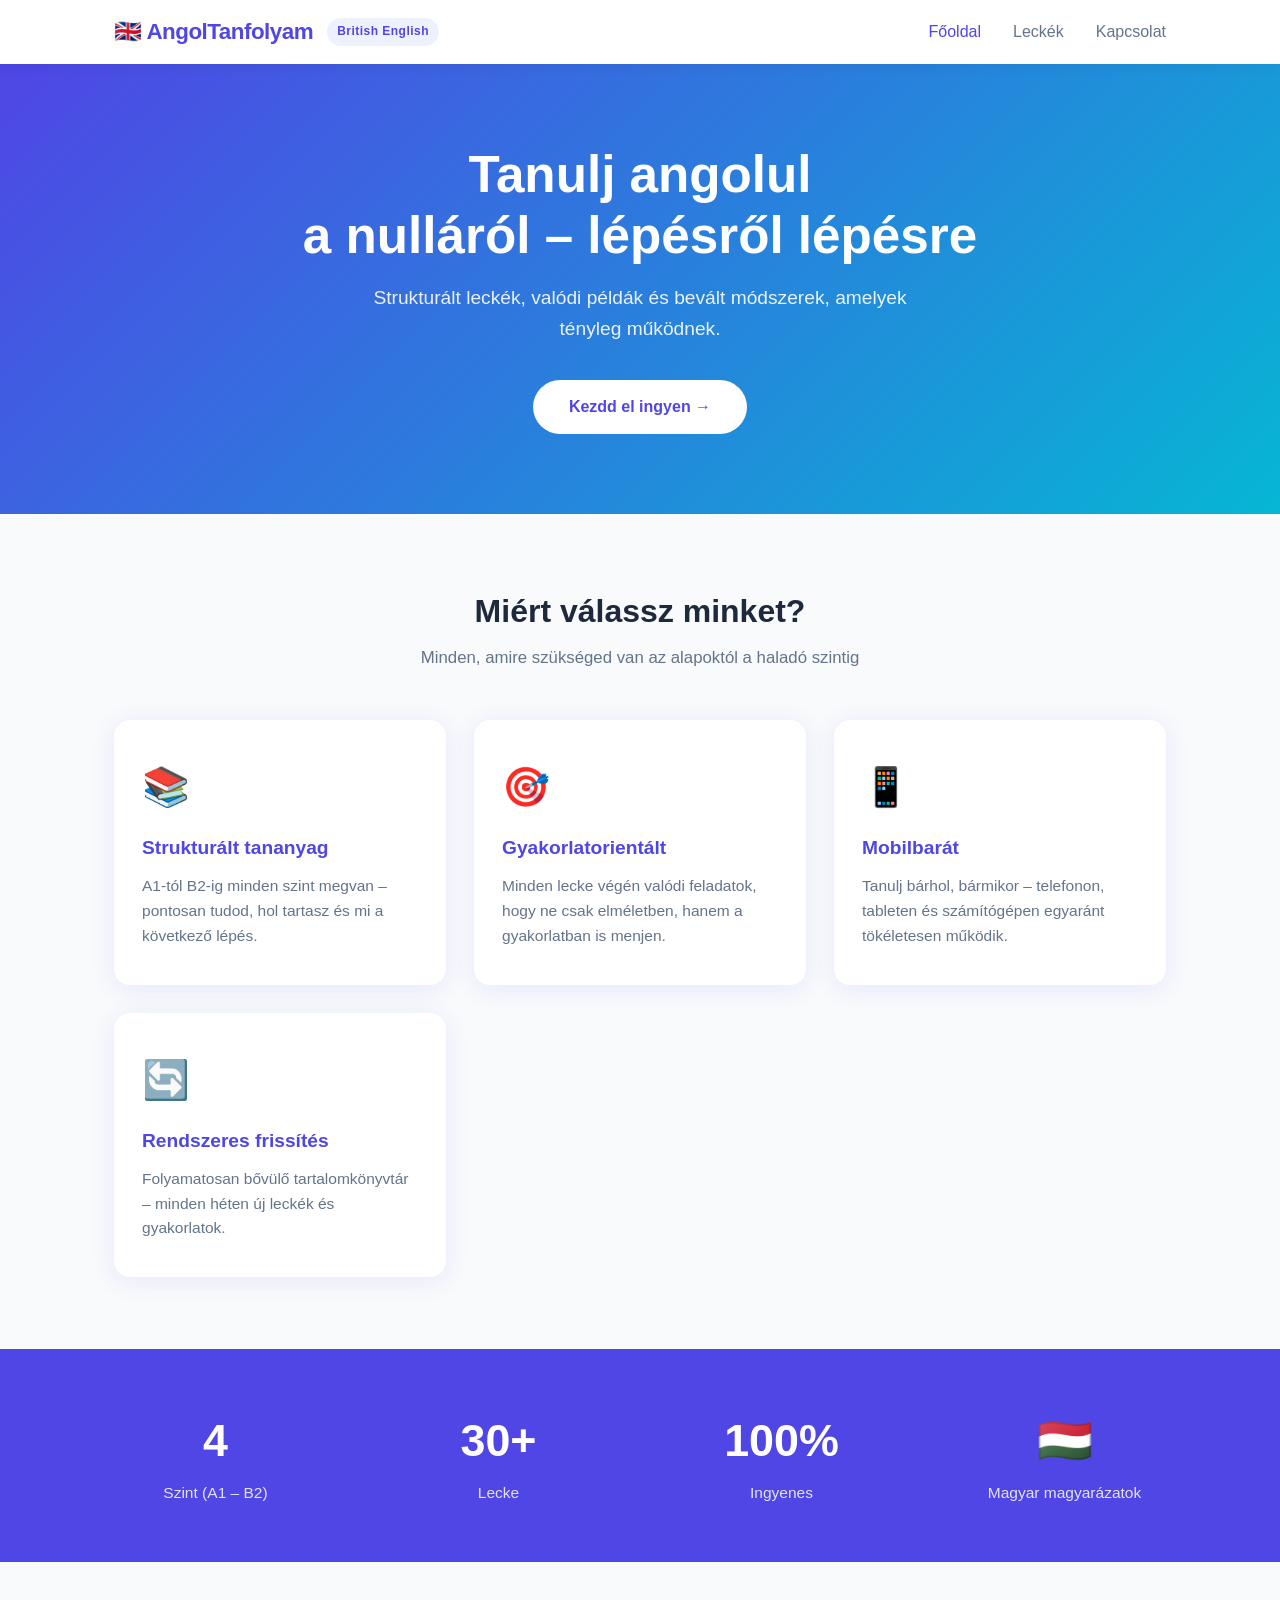
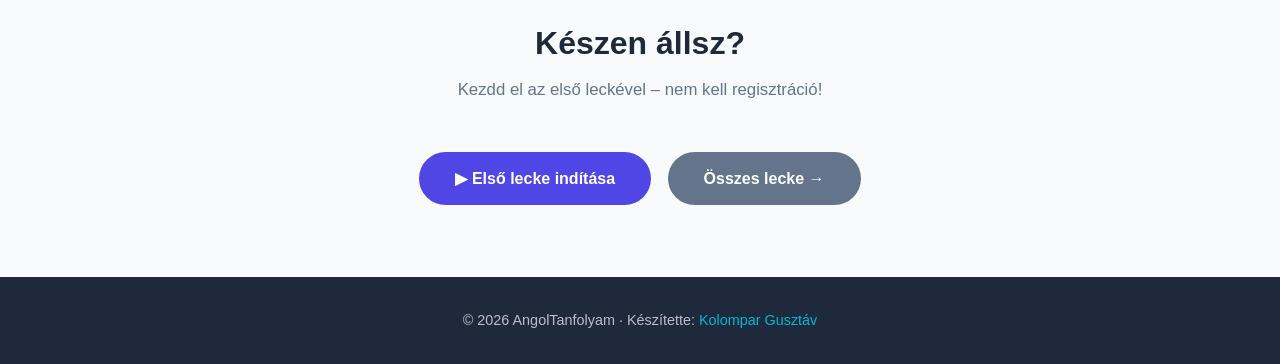
<file: index.html>
<!DOCTYPE html>
<html lang="hu">
<head>
  <meta charset="UTF-8" />
  <meta name="viewport" content="width=device-width, initial-scale=1.0" />
  <title>AngolTanfolyam – Tanulj angolul hatékonyan</title>
  <link rel="stylesheet" href="style.css" />
</head>
<body>

  <!-- NAVBAR -->
  <nav>
    <div class="nav-inner">
      <div style="display:flex;align-items:center;gap:14px;">
        <a href="index.html" class="logo">🇬🇧 AngolTanfolyam</a>
        <span style="background:#EEF2FF;color:var(--primary);font-size:0.75rem;font-weight:700;padding:4px 10px;border-radius:20px;letter-spacing:0.04em;">British English</span>
      </div>
      <div class="nav-links" id="navLinks">
        <a href="index.html" class="active">Főoldal</a>
        <a href="lessons.html">Leckék</a>
        <a href="contact.html">Kapcsolat</a>
      </div>
      <button class="hamburger" id="hamburger" aria-label="Menü">
        <span></span><span></span><span></span>
      </button>
    </div>
  </nav>

  <!-- HERO -->
  <section class="hero">
    <h1>Tanulj angolul<br>a nulláról – lépésről lépésre</h1>
    <p>Strukturált leckék, valódi példák és bevált módszerek, amelyek tényleg működnek.</p>
    <a href="lessons.html" class="btn btn-white">Kezdd el ingyen →</a>
  </section>

  <!-- FEATURES -->
  <div class="section">
    <h2 class="section-title">Miért válassz minket?</h2>
    <p class="section-sub">Minden, amire szükséged van az alapoktól a haladó szintig</p>
    <div class="cards">
      <div class="card">
        <div class="card-icon">📚</div>
        <h3>Strukturált tananyag</h3>
        <p>A1-tól B2-ig minden szint megvan – pontosan tudod, hol tartasz és mi a következő lépés.</p>
      </div>
      <div class="card">
        <div class="card-icon">🎯</div>
        <h3>Gyakorlatorientált</h3>
        <p>Minden lecke végén valódi feladatok, hogy ne csak elméletben, hanem a gyakorlatban is menjen.</p>
      </div>
      <div class="card">
        <div class="card-icon">📱</div>
        <h3>Mobilbarát</h3>
        <p>Tanulj bárhol, bármikor – telefonon, tableten és számítógépen egyaránt tökéletesen működik.</p>
      </div>
      <div class="card">
        <div class="card-icon">🔄</div>
        <h3>Rendszeres frissítés</h3>
        <p>Folyamatosan bővülő tartalomkönyvtár – minden héten új leckék és gyakorlatok.</p>
      </div>
    </div>
  </div>

  <!-- STATS -->
  <div class="stats">
    <div class="stats-inner">
      <div>
        <div class="stat-number">4</div>
        <div class="stat-label">Szint (A1 – B2)</div>
      </div>
      <div>
        <div class="stat-number">30+</div>
        <div class="stat-label">Lecke</div>
      </div>
      <div>
        <div class="stat-number">100%</div>
        <div class="stat-label">Ingyenes</div>
      </div>
      <div>
        <div class="stat-number">🇭🇺</div>
        <div class="stat-label">Magyar magyarázatok</div>
      </div>
    </div>
  </div>

  <!-- CTA -->
  <div class="section" style="text-align:center; padding-top: 56px; padding-bottom: 72px;">
    <h2 class="section-title">Készen állsz?</h2>
    <p class="section-sub">Kezdd el az első leckével – nem kell regisztráció!</p>
    <a href="lesson1.html" class="btn btn-primary" style="margin-right:12px;">▶ Első lecke indítása</a>
    <a href="lessons.html" class="btn btn-primary" style="background:var(--text-light);">Összes lecke →</a>
  </div>

  <!-- FOOTER -->
  <footer>
    <p>© 2026 AngolTanfolyam · Készítette: <a href="contact.html">Kolompar Gusztáv</a></p>
  </footer>

  <script>
    const hamburger = document.getElementById('hamburger');
    const navLinks = document.getElementById('navLinks');
    hamburger.addEventListener('click', () => navLinks.classList.toggle('open'));
  </script>
</body>
</html>
</file>
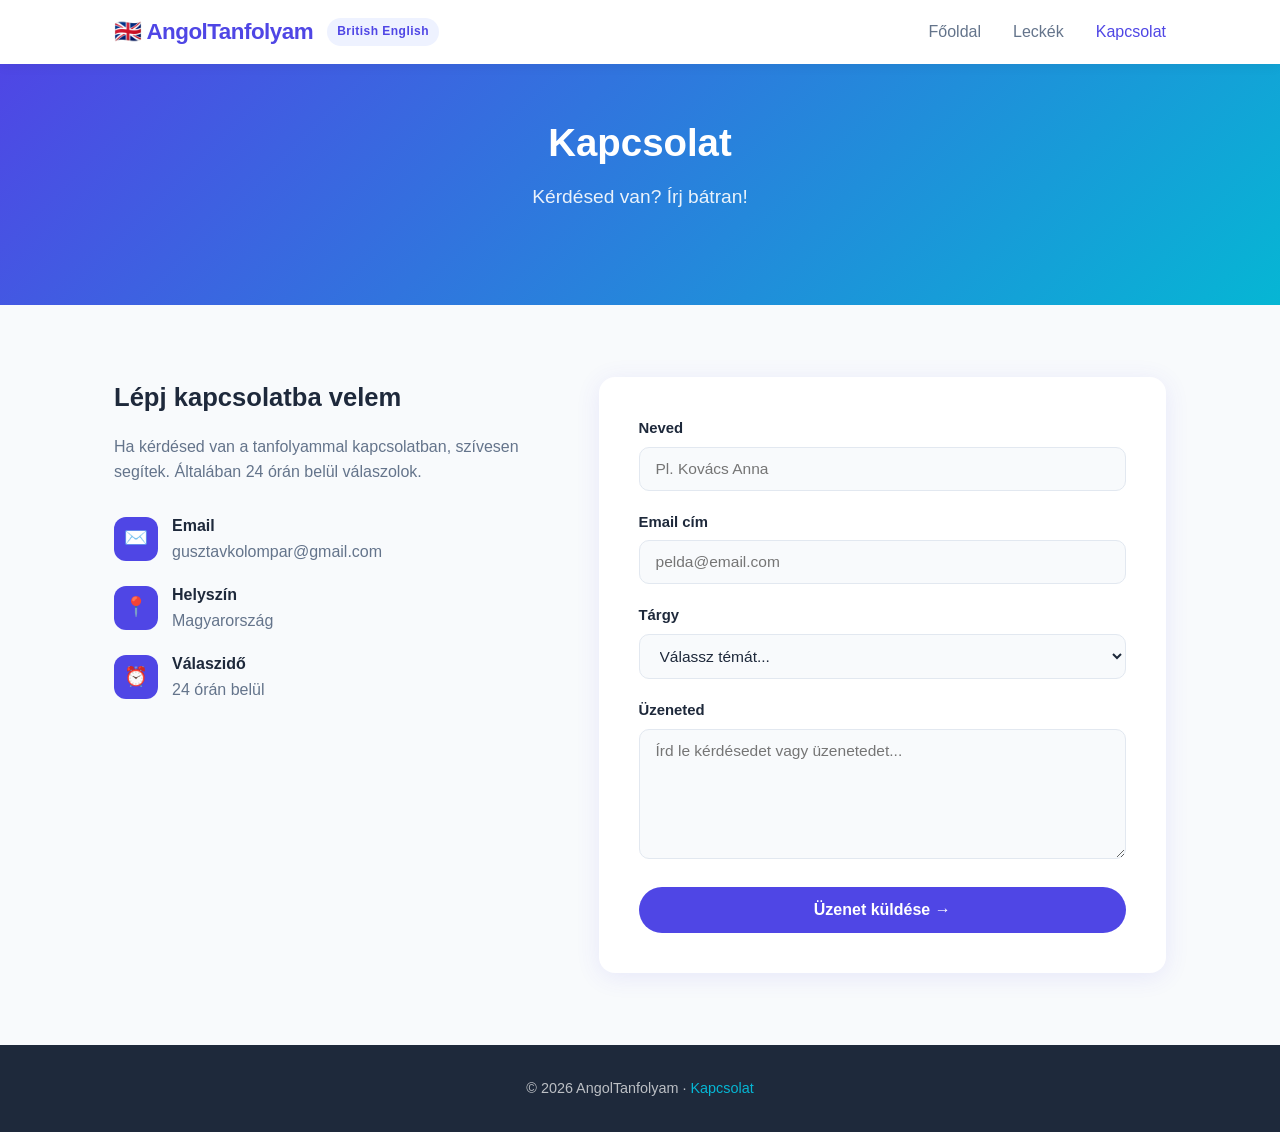
<file: contact.html>
<!DOCTYPE html>
<html lang="hu">
<head>
  <meta charset="UTF-8" />
  <meta name="viewport" content="width=device-width, initial-scale=1.0" />
  <title>Kapcsolat – AngolTanfolyam</title>
  <link rel="stylesheet" href="style.css" />
</head>
<body>

  <!-- NAVBAR -->
  <nav>
    <div class="nav-inner">
      <div style="display:flex;align-items:center;gap:14px;">
        <a href="index.html" class="logo">🇬🇧 AngolTanfolyam</a>
        <span style="background:#EEF2FF;color:var(--primary);font-size:0.75rem;font-weight:700;padding:4px 10px;border-radius:20px;letter-spacing:0.04em;">British English</span>
      </div>
      <div class="nav-links" id="navLinks">
        <a href="index.html">Főoldal</a>
        <a href="lessons.html">Leckék</a>
        <a href="contact.html" class="active">Kapcsolat</a>
      </div>
      <button class="hamburger" id="hamburger" aria-label="Menü">
        <span></span><span></span><span></span>
      </button>
    </div>
  </nav>

  <!-- HERO -->
  <section class="hero" style="padding: 56px 24px;">
    <h1 style="font-size: clamp(1.6rem, 4vw, 2.4rem);">Kapcsolat</h1>
    <p>Kérdésed van? Írj bátran!</p>
  </section>

  <!-- CONTACT -->
  <div class="section">
    <div class="contact-grid">

      <!-- INFO -->
      <div class="contact-info">
        <h2>Lépj kapcsolatba velem</h2>
        <p>Ha kérdésed van a tanfolyammal kapcsolatban, szívesen segítek. Általában 24 órán belül válaszolok.</p>

        <div class="contact-item">
          <div class="contact-item-icon">✉️</div>
          <div>
            <strong>Email</strong><br>
            <span style="color:var(--text-light)">gusztavkolompar@gmail.com</span>
          </div>
        </div>

        <div class="contact-item">
          <div class="contact-item-icon">📍</div>
          <div>
            <strong>Helyszín</strong><br>
            <span style="color:var(--text-light)">Magyarország</span>
          </div>
        </div>

        <div class="contact-item">
          <div class="contact-item-icon">⏰</div>
          <div>
            <strong>Válaszidő</strong><br>
            <span style="color:var(--text-light)">24 órán belül</span>
          </div>
        </div>
      </div>

      <!-- FORM -->
      <form id="contactForm">
        <div class="form-group">
          <label for="name">Neved</label>
          <input type="text" id="name" placeholder="Pl. Kovács Anna" required />
        </div>
        <div class="form-group">
          <label for="email">Email cím</label>
          <input type="email" id="email" placeholder="pelda@email.com" required />
        </div>
        <div class="form-group">
          <label for="subject">Tárgy</label>
          <select id="subject">
            <option value="">Válassz témát...</option>
            <option>Kérdés a leckékről</option>
            <option>Technikai probléma</option>
            <option>Együttműködés</option>
            <option>Egyéb</option>
          </select>
        </div>
        <div class="form-group">
          <label for="message">Üzeneted</label>
          <textarea id="message" placeholder="Írd le kérdésedet vagy üzenetedet..." required></textarea>
        </div>
        <button type="submit" class="btn btn-primary" style="width:100%;">Üzenet küldése →</button>
        <div class="form-success" id="formSuccess">
          ✅ Köszönöm! Hamarosan válaszolok.
        </div>
      </form>

    </div>
  </div>

  <!-- FOOTER -->
  <footer>
    <p>© 2026 AngolTanfolyam · <a href="contact.html">Kapcsolat</a></p>
  </footer>

  <script>
    const hamburger = document.getElementById('hamburger');
    const navLinks = document.getElementById('navLinks');
    hamburger.addEventListener('click', () => navLinks.classList.toggle('open'));

    document.getElementById('contactForm').addEventListener('submit', function(e) {
      e.preventDefault();
      const success = document.getElementById('formSuccess');
      success.style.display = 'block';
      this.querySelectorAll('input, textarea, select, button').forEach(el => el.disabled = true);
    });
  </script>
</body>
</html>
</file>
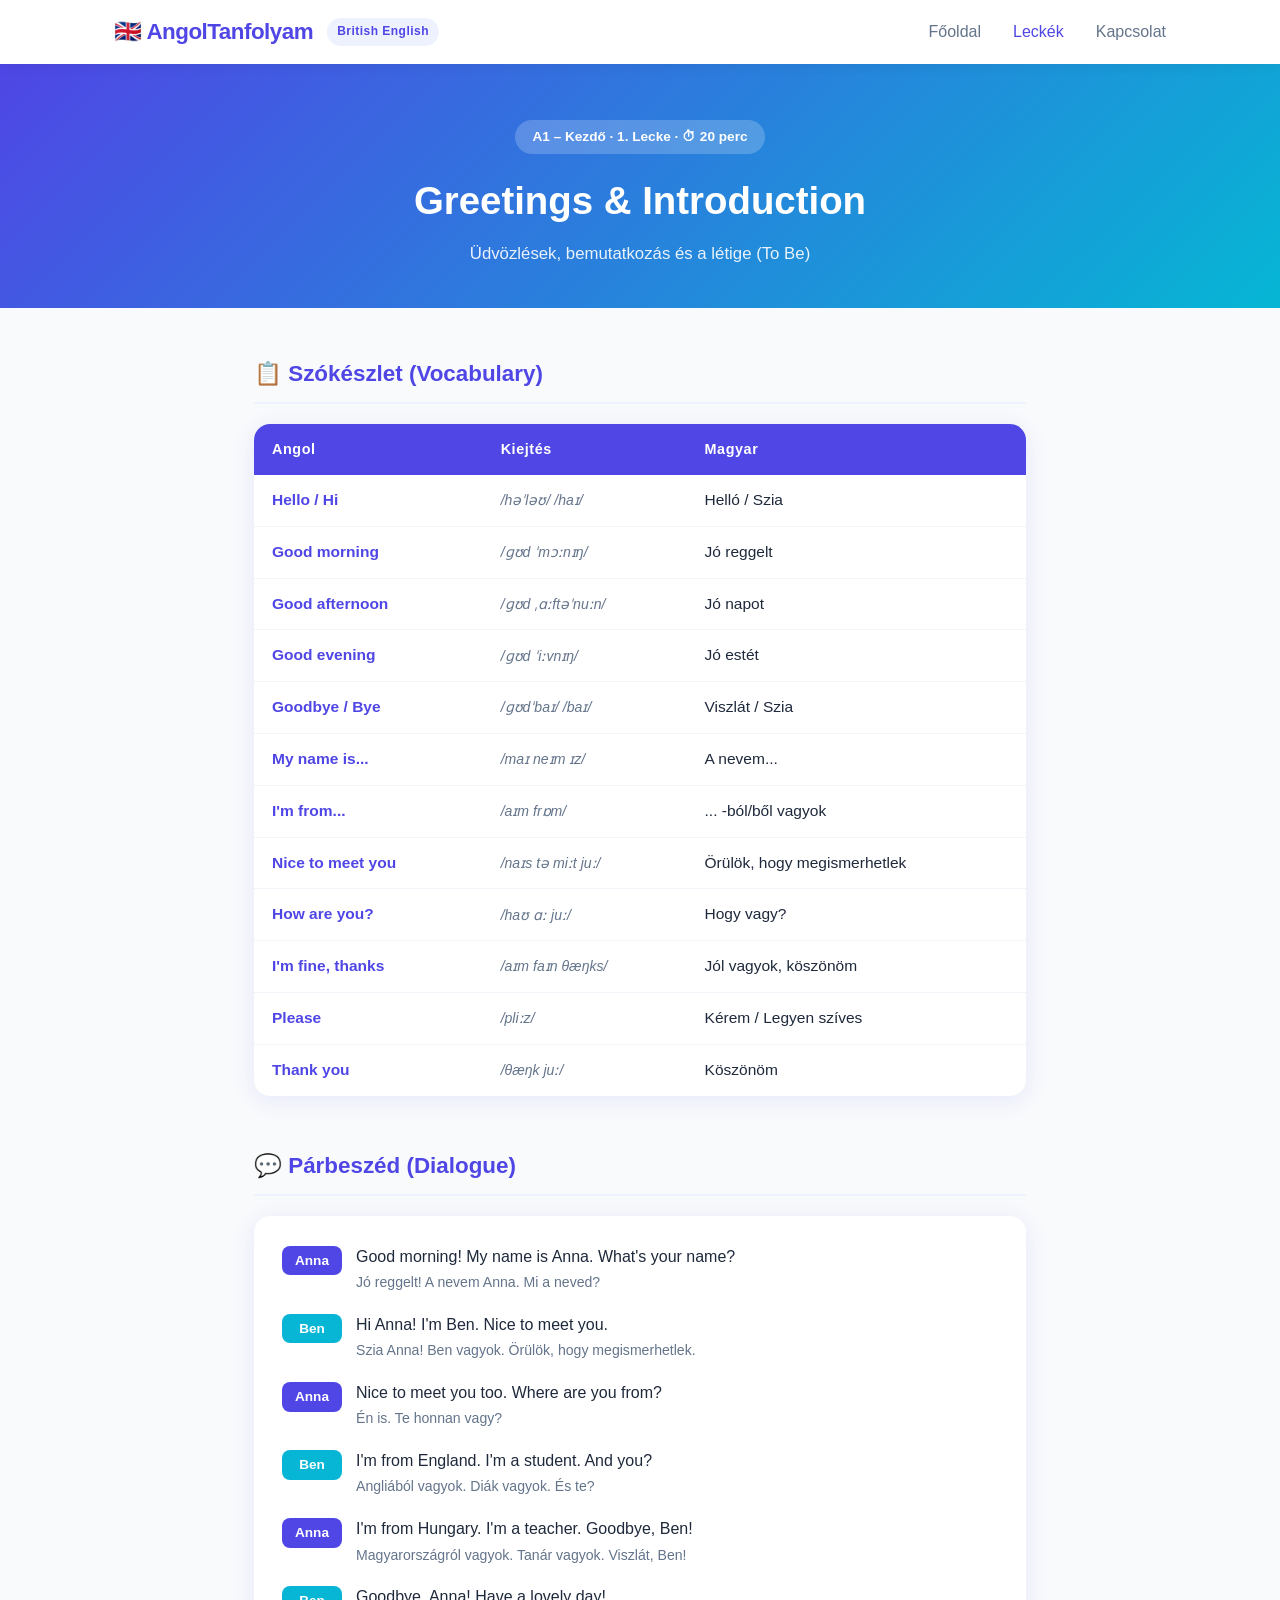
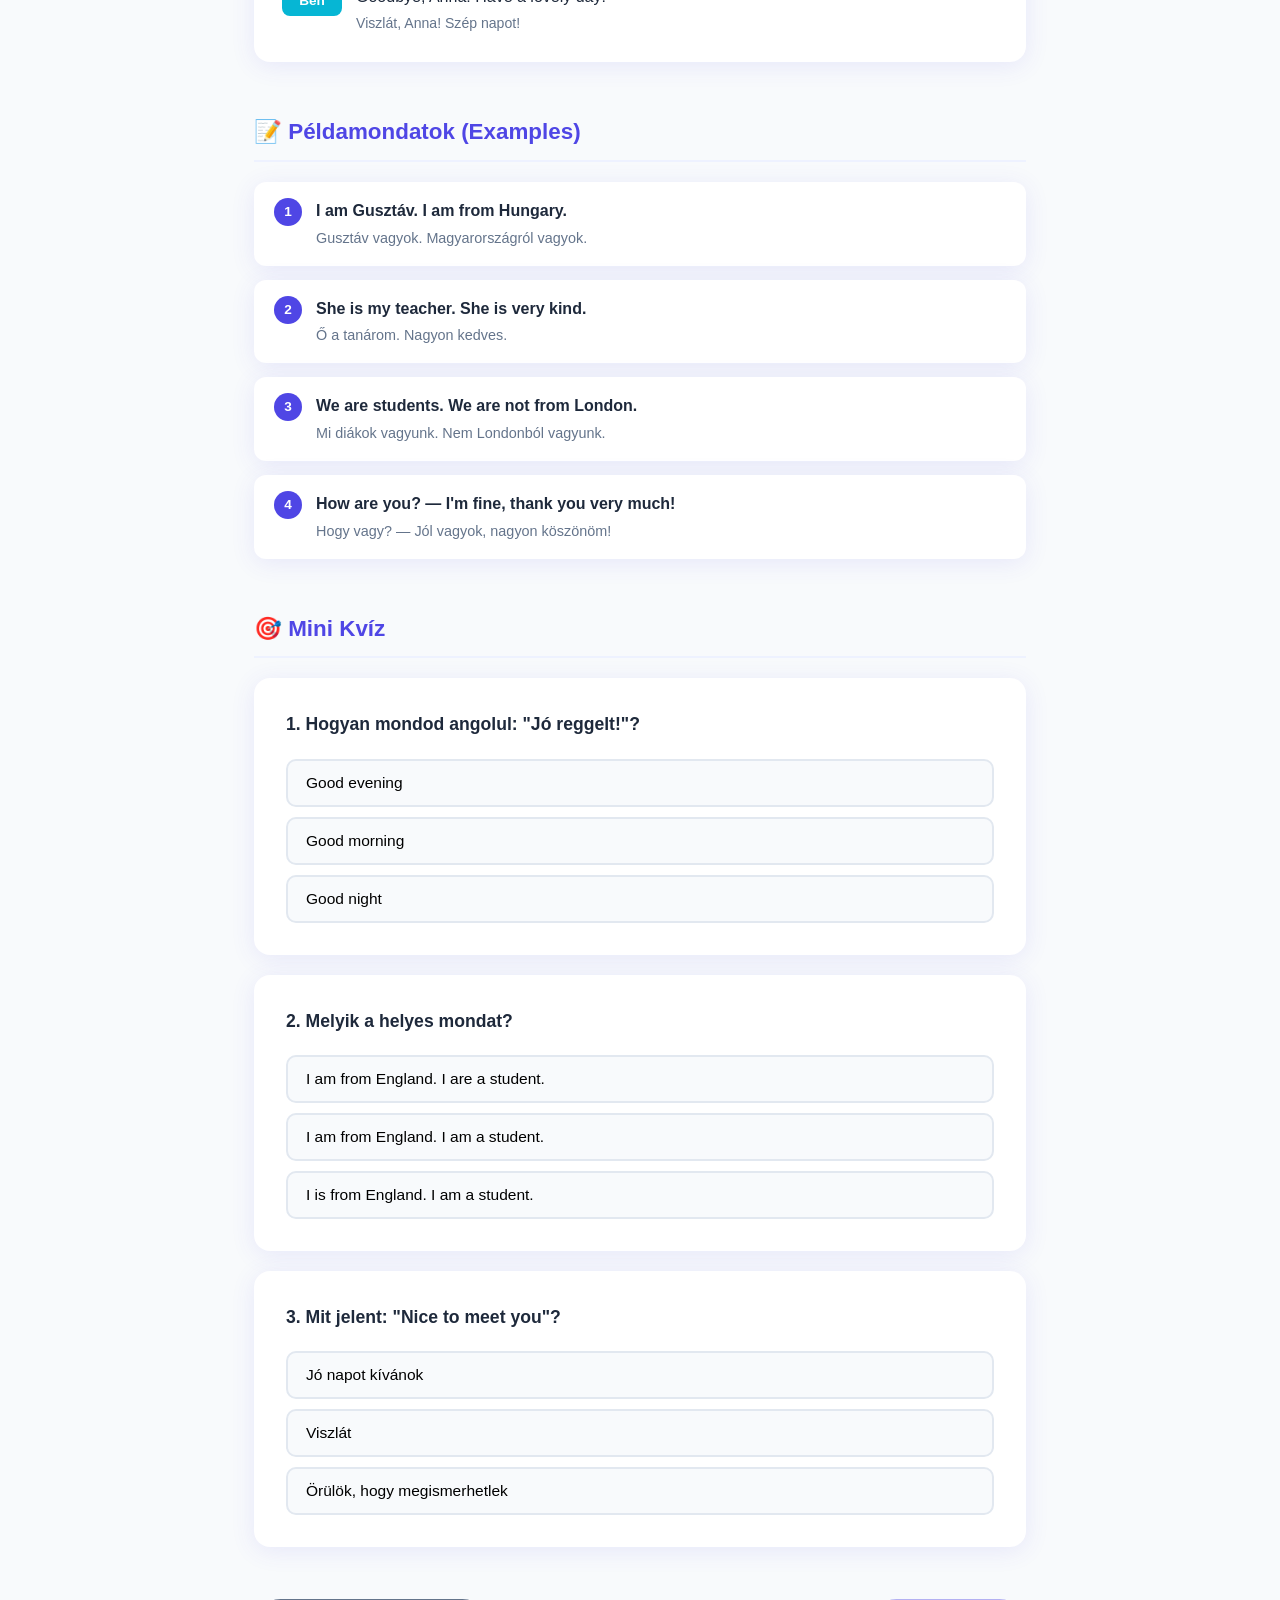
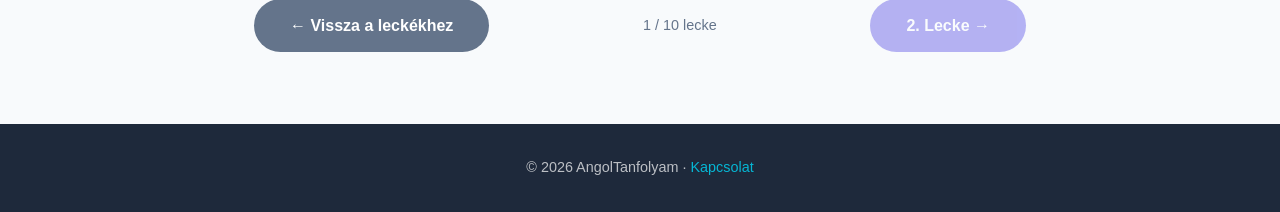
<file: lesson1.html>
<!DOCTYPE html>
<html lang="hu">
<head>
  <meta charset="UTF-8" />
  <meta name="viewport" content="width=device-width, initial-scale=1.0" />
  <title>1. Lecke: Greetings & Introduction – AngolTanfolyam</title>
  <link rel="stylesheet" href="style.css" />
  <style>
    .lesson-hero {
      background: linear-gradient(135deg, var(--primary) 0%, var(--accent) 100%);
      color: var(--white);
      padding: 56px 24px 40px;
      text-align: center;
    }
    .lesson-hero .badge {
      display: inline-block;
      background: rgba(255,255,255,0.2);
      border-radius: 20px;
      padding: 6px 18px;
      font-size: 0.85rem;
      font-weight: 600;
      margin-bottom: 16px;
    }
    .lesson-hero h1 { font-size: clamp(1.6rem, 4vw, 2.4rem); margin-bottom: 10px; }
    .lesson-hero p { opacity: 0.9; font-size: 1.05rem; }

    .lesson-body {
      max-width: 820px;
      margin: 0 auto;
      padding: 48px 24px 72px;
    }

    .lesson-section { margin-bottom: 52px; }

    .lesson-section h2 {
      font-size: 1.4rem;
      font-weight: 700;
      color: var(--primary);
      margin-bottom: 20px;
      padding-bottom: 10px;
      border-bottom: 2px solid #EEF2FF;
    }

    /* Táblázat */
    .vocab-table {
      width: 100%;
      border-collapse: collapse;
      background: var(--white);
      border-radius: var(--radius);
      overflow: hidden;
      box-shadow: var(--card-shadow);
    }
    .vocab-table th {
      background: var(--primary);
      color: var(--white);
      padding: 14px 18px;
      text-align: left;
      font-size: 0.9rem;
      letter-spacing: 0.04em;
    }
    .vocab-table td {
      padding: 13px 18px;
      border-bottom: 1px solid #F1F5F9;
      font-size: 0.97rem;
    }
    .vocab-table tr:last-child td { border-bottom: none; }
    .vocab-table tr:hover td { background: #F8FAFF; }
    .vocab-table .en { font-weight: 600; color: var(--primary); }
    .vocab-table .ipa { color: var(--text-light); font-style: italic; font-size: 0.88rem; }

    /* Párbeszéd */
    .dialogue {
      background: var(--white);
      border-radius: var(--radius);
      box-shadow: var(--card-shadow);
      padding: 28px;
    }
    .dialogue-line {
      display: flex;
      gap: 14px;
      margin-bottom: 18px;
      align-items: flex-start;
    }
    .dialogue-line:last-child { margin-bottom: 0; }
    .speaker {
      min-width: 60px;
      font-weight: 700;
      font-size: 0.85rem;
      color: var(--white);
      background: var(--primary);
      border-radius: 8px;
      padding: 4px 10px;
      text-align: center;
      margin-top: 2px;
    }
    .speaker.b { background: var(--accent); }
    .dialogue-text .en-text { font-weight: 500; }
    .dialogue-text .hu-text { color: var(--text-light); font-size: 0.88rem; margin-top: 2px; }

    /* Példamondatok */
    .examples-list {
      list-style: none;
      display: flex;
      flex-direction: column;
      gap: 14px;
    }
    .examples-list li {
      background: var(--white);
      border-radius: 12px;
      box-shadow: var(--card-shadow);
      padding: 16px 20px;
      display: flex;
      gap: 14px;
      align-items: flex-start;
    }
    .ex-num {
      min-width: 28px;
      height: 28px;
      background: var(--primary);
      color: var(--white);
      border-radius: 50%;
      display: flex;
      align-items: center;
      justify-content: center;
      font-weight: 700;
      font-size: 0.85rem;
      flex-shrink: 0;
    }
    .ex-text .en { font-weight: 600; }
    .ex-text .hu { color: var(--text-light); font-size: 0.9rem; margin-top: 3px; }

    /* Kvíz */
    .quiz-card {
      background: var(--white);
      border-radius: var(--radius);
      box-shadow: var(--card-shadow);
      padding: 32px;
      margin-bottom: 20px;
    }
    .quiz-question {
      font-size: 1.1rem;
      font-weight: 600;
      margin-bottom: 20px;
      color: var(--text);
    }
    .quiz-options {
      display: flex;
      flex-direction: column;
      gap: 10px;
    }
    .quiz-option {
      padding: 13px 18px;
      border: 2px solid #E2E8F0;
      border-radius: 10px;
      cursor: pointer;
      font-size: 0.97rem;
      background: var(--bg);
      transition: border-color 0.2s, background 0.2s;
      text-align: left;
      font-family: inherit;
    }
    .quiz-option:hover { border-color: var(--primary); background: #EEF2FF; }
    .quiz-option.correct { border-color: #10B981; background: #D1FAE5; color: #065F46; font-weight: 600; }
    .quiz-option.wrong { border-color: #EF4444; background: #FEE2E2; color: #991B1B; }
    .quiz-option:disabled { cursor: default; }

    .quiz-feedback {
      margin-top: 16px;
      padding: 14px 18px;
      border-radius: 10px;
      font-weight: 600;
      display: none;
    }
    .quiz-feedback.show { display: block; }
    .quiz-feedback.ok { background: #D1FAE5; color: #065F46; }
    .quiz-feedback.ko { background: #FEE2E2; color: #991B1B; }

    /* Navigáció leckék között */
    .lesson-nav {
      display: flex;
      justify-content: space-between;
      align-items: center;
      margin-top: 48px;
      gap: 16px;
      flex-wrap: wrap;
    }
  </style>
</head>
<body>

  <!-- NAVBAR -->
  <nav>
    <div class="nav-inner">
      <div style="display:flex;align-items:center;gap:14px;">
        <a href="index.html" class="logo">🇬🇧 AngolTanfolyam</a>
        <span style="background:#EEF2FF;color:var(--primary);font-size:0.75rem;font-weight:700;padding:4px 10px;border-radius:20px;letter-spacing:0.04em;">British English</span>
      </div>
      <div class="nav-links" id="navLinks">
        <a href="index.html">Főoldal</a>
        <a href="lessons.html" class="active">Leckék</a>
        <a href="contact.html">Kapcsolat</a>
      </div>
      <button class="hamburger" id="hamburger" aria-label="Menü">
        <span></span><span></span><span></span>
      </button>
    </div>
  </nav>

  <!-- HERO -->
  <div class="lesson-hero">
    <div class="badge">A1 – Kezdő · 1. Lecke · ⏱ 20 perc</div>
    <h1>Greetings &amp; Introduction</h1>
    <p>Üdvözlések, bemutatkozás és a létige (To Be)</p>
  </div>

  <div class="lesson-body">

    <!-- 1. SZÓKÉSZLET -->
    <div class="lesson-section">
      <h2>📋 Szókészlet (Vocabulary)</h2>
      <table class="vocab-table">
        <thead>
          <tr>
            <th>Angol</th>
            <th>Kiejtés</th>
            <th>Magyar</th>
          </tr>
        </thead>
        <tbody>
          <tr><td class="en">Hello / Hi</td><td class="ipa">/həˈləʊ/ /haɪ/</td><td>Helló / Szia</td></tr>
          <tr><td class="en">Good morning</td><td class="ipa">/ɡʊd ˈmɔːnɪŋ/</td><td>Jó reggelt</td></tr>
          <tr><td class="en">Good afternoon</td><td class="ipa">/ɡʊd ˌɑːftəˈnuːn/</td><td>Jó napot</td></tr>
          <tr><td class="en">Good evening</td><td class="ipa">/ɡʊd ˈiːvnɪŋ/</td><td>Jó estét</td></tr>
          <tr><td class="en">Goodbye / Bye</td><td class="ipa">/ɡʊdˈbaɪ/ /baɪ/</td><td>Viszlát / Szia</td></tr>
          <tr><td class="en">My name is...</td><td class="ipa">/maɪ neɪm ɪz/</td><td>A nevem...</td></tr>
          <tr><td class="en">I'm from...</td><td class="ipa">/aɪm frɒm/</td><td>... -ból/ből vagyok</td></tr>
          <tr><td class="en">Nice to meet you</td><td class="ipa">/naɪs tə miːt juː/</td><td>Örülök, hogy megismerhetlek</td></tr>
          <tr><td class="en">How are you?</td><td class="ipa">/haʊ ɑː juː/</td><td>Hogy vagy?</td></tr>
          <tr><td class="en">I'm fine, thanks</td><td class="ipa">/aɪm faɪn θæŋks/</td><td>Jól vagyok, köszönöm</td></tr>
          <tr><td class="en">Please</td><td class="ipa">/pliːz/</td><td>Kérem / Legyen szíves</td></tr>
          <tr><td class="en">Thank you</td><td class="ipa">/θæŋk juː/</td><td>Köszönöm</td></tr>
        </tbody>
      </table>
    </div>

    <!-- 2. PÁRBESZÉD -->
    <div class="lesson-section">
      <h2>💬 Párbeszéd (Dialogue)</h2>
      <div class="dialogue">
        <div class="dialogue-line">
          <div class="speaker">Anna</div>
          <div class="dialogue-text">
            <div class="en-text">Good morning! My name is Anna. What's your name?</div>
            <div class="hu-text">Jó reggelt! A nevem Anna. Mi a neved?</div>
          </div>
        </div>
        <div class="dialogue-line">
          <div class="speaker b">Ben</div>
          <div class="dialogue-text">
            <div class="en-text">Hi Anna! I'm Ben. Nice to meet you.</div>
            <div class="hu-text">Szia Anna! Ben vagyok. Örülök, hogy megismerhetlek.</div>
          </div>
        </div>
        <div class="dialogue-line">
          <div class="speaker">Anna</div>
          <div class="dialogue-text">
            <div class="en-text">Nice to meet you too. Where are you from?</div>
            <div class="hu-text">Én is. Te honnan vagy?</div>
          </div>
        </div>
        <div class="dialogue-line">
          <div class="speaker b">Ben</div>
          <div class="dialogue-text">
            <div class="en-text">I'm from England. I'm a student. And you?</div>
            <div class="hu-text">Angliából vagyok. Diák vagyok. És te?</div>
          </div>
        </div>
        <div class="dialogue-line">
          <div class="speaker">Anna</div>
          <div class="dialogue-text">
            <div class="en-text">I'm from Hungary. I'm a teacher. Goodbye, Ben!</div>
            <div class="hu-text">Magyarországról vagyok. Tanár vagyok. Viszlát, Ben!</div>
          </div>
        </div>
        <div class="dialogue-line">
          <div class="speaker b">Ben</div>
          <div class="dialogue-text">
            <div class="en-text">Goodbye, Anna! Have a lovely day!</div>
            <div class="hu-text">Viszlát, Anna! Szép napot!</div>
          </div>
        </div>
      </div>
    </div>

    <!-- 3. PÉLDAMONDATOK -->
    <div class="lesson-section">
      <h2>📝 Példamondatok (Examples)</h2>
      <ul class="examples-list">
        <li>
          <div class="ex-num">1</div>
          <div class="ex-text">
            <div class="en">I am Gusztáv. I am from Hungary.</div>
            <div class="hu">Gusztáv vagyok. Magyarországról vagyok.</div>
          </div>
        </li>
        <li>
          <div class="ex-num">2</div>
          <div class="ex-text">
            <div class="en">She is my teacher. She is very kind.</div>
            <div class="hu">Ő a tanárom. Nagyon kedves.</div>
          </div>
        </li>
        <li>
          <div class="ex-num">3</div>
          <div class="ex-text">
            <div class="en">We are students. We are not from London.</div>
            <div class="hu">Mi diákok vagyunk. Nem Londonból vagyunk.</div>
          </div>
        </li>
        <li>
          <div class="ex-num">4</div>
          <div class="ex-text">
            <div class="en">How are you? — I'm fine, thank you very much!</div>
            <div class="hu">Hogy vagy? — Jól vagyok, nagyon köszönöm!</div>
          </div>
        </li>
      </ul>
    </div>

    <!-- 4. KVÍZ -->
    <div class="lesson-section">
      <h2>🎯 Mini Kvíz</h2>

      <!-- Q1 -->
      <div class="quiz-card" id="q1">
        <div class="quiz-question">1. Hogyan mondod angolul: "Jó reggelt!"?</div>
        <div class="quiz-options">
          <button class="quiz-option" onclick="answer(this,'q1',false)">Good evening</button>
          <button class="quiz-option" onclick="answer(this,'q1',true)">Good morning</button>
          <button class="quiz-option" onclick="answer(this,'q1',false)">Good night</button>
        </div>
        <div class="quiz-feedback" id="q1-fb"></div>
      </div>

      <!-- Q2 -->
      <div class="quiz-card" id="q2">
        <div class="quiz-question">2. Melyik a helyes mondat?</div>
        <div class="quiz-options">
          <button class="quiz-option" onclick="answer(this,'q2',false)">I am from England. I are a student.</button>
          <button class="quiz-option" onclick="answer(this,'q2',true)">I am from England. I am a student.</button>
          <button class="quiz-option" onclick="answer(this,'q2',false)">I is from England. I am a student.</button>
        </div>
        <div class="quiz-feedback" id="q2-fb"></div>
      </div>

      <!-- Q3 -->
      <div class="quiz-card" id="q3">
        <div class="quiz-question">3. Mit jelent: "Nice to meet you"?</div>
        <div class="quiz-options">
          <button class="quiz-option" onclick="answer(this,'q3',false)">Jó napot kívánok</button>
          <button class="quiz-option" onclick="answer(this,'q3',false)">Viszlát</button>
          <button class="quiz-option" onclick="answer(this,'q3',true)">Örülök, hogy megismerhetlek</button>
        </div>
        <div class="quiz-feedback" id="q3-fb"></div>
      </div>
    </div>

    <!-- NAVIGÁCIÓ -->
    <div class="lesson-nav">
      <a href="lessons.html" class="btn btn-primary" style="background: var(--text-light);">← Vissza a leckékhez</a>
      <span style="color:var(--text-light); font-size:0.9rem;">1 / 10 lecke</span>
      <a href="#" class="btn btn-primary" style="opacity:0.4; pointer-events:none;">2. Lecke →</a>
    </div>

  </div>

  <!-- FOOTER -->
  <footer>
    <p>© 2026 AngolTanfolyam · <a href="contact.html">Kapcsolat</a></p>
  </footer>

  <script>
    const hamburger = document.getElementById('hamburger');
    const navLinks = document.getElementById('navLinks');
    hamburger.addEventListener('click', () => navLinks.classList.toggle('open'));

    function answer(btn, qId, isCorrect) {
      const card = document.getElementById(qId);
      const feedback = document.getElementById(qId + '-fb');
      card.querySelectorAll('.quiz-option').forEach(b => b.disabled = true);
      btn.classList.add(isCorrect ? 'correct' : 'wrong');
      feedback.classList.add('show', isCorrect ? 'ok' : 'ko');
      if (isCorrect) {
        feedback.textContent = '✅ Helyes! Szép munka!';
      } else {
        const correct = [...card.querySelectorAll('.quiz-option')].find(b => b.onclick.toString().includes('true'));
        feedback.textContent = '❌ Nem egészen. A helyes válasz: "' + correct.textContent + '"';
        correct.classList.add('correct');
      }
    }
  </script>
</body>
</html>
</file>
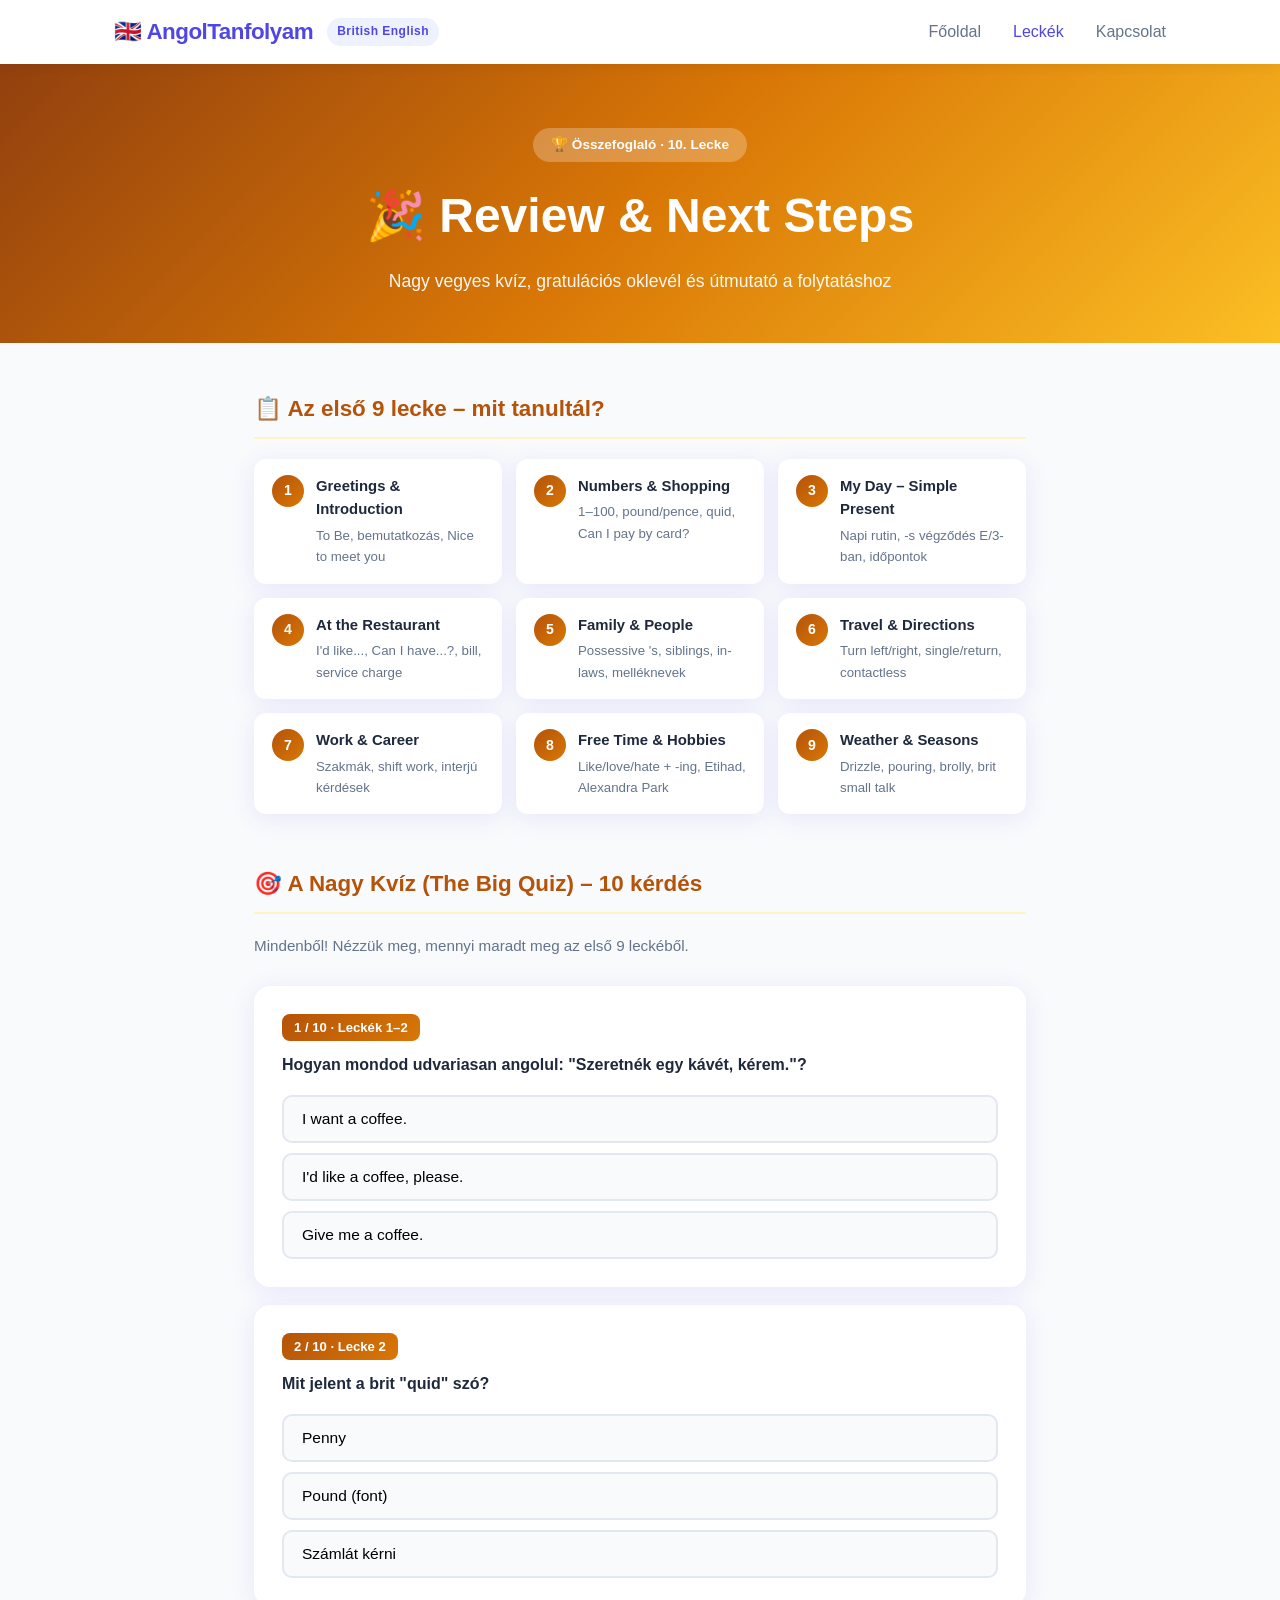
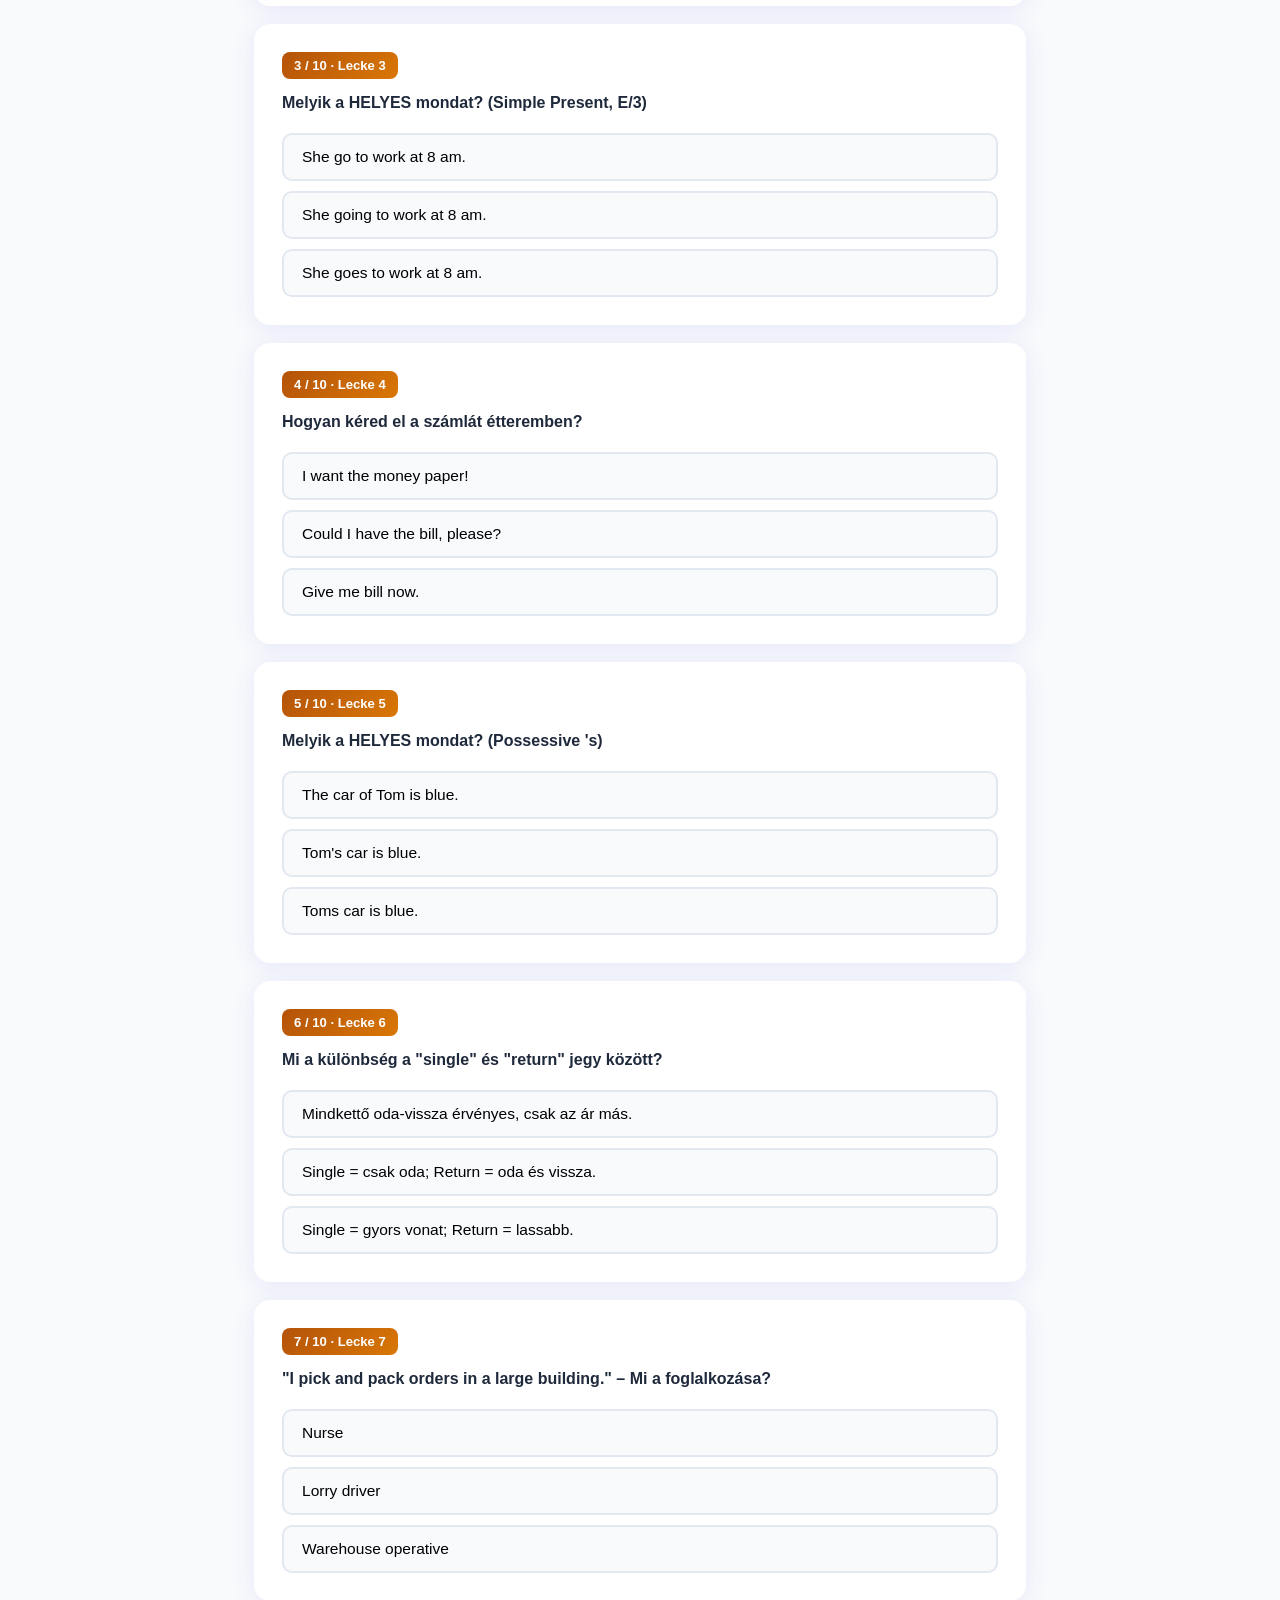
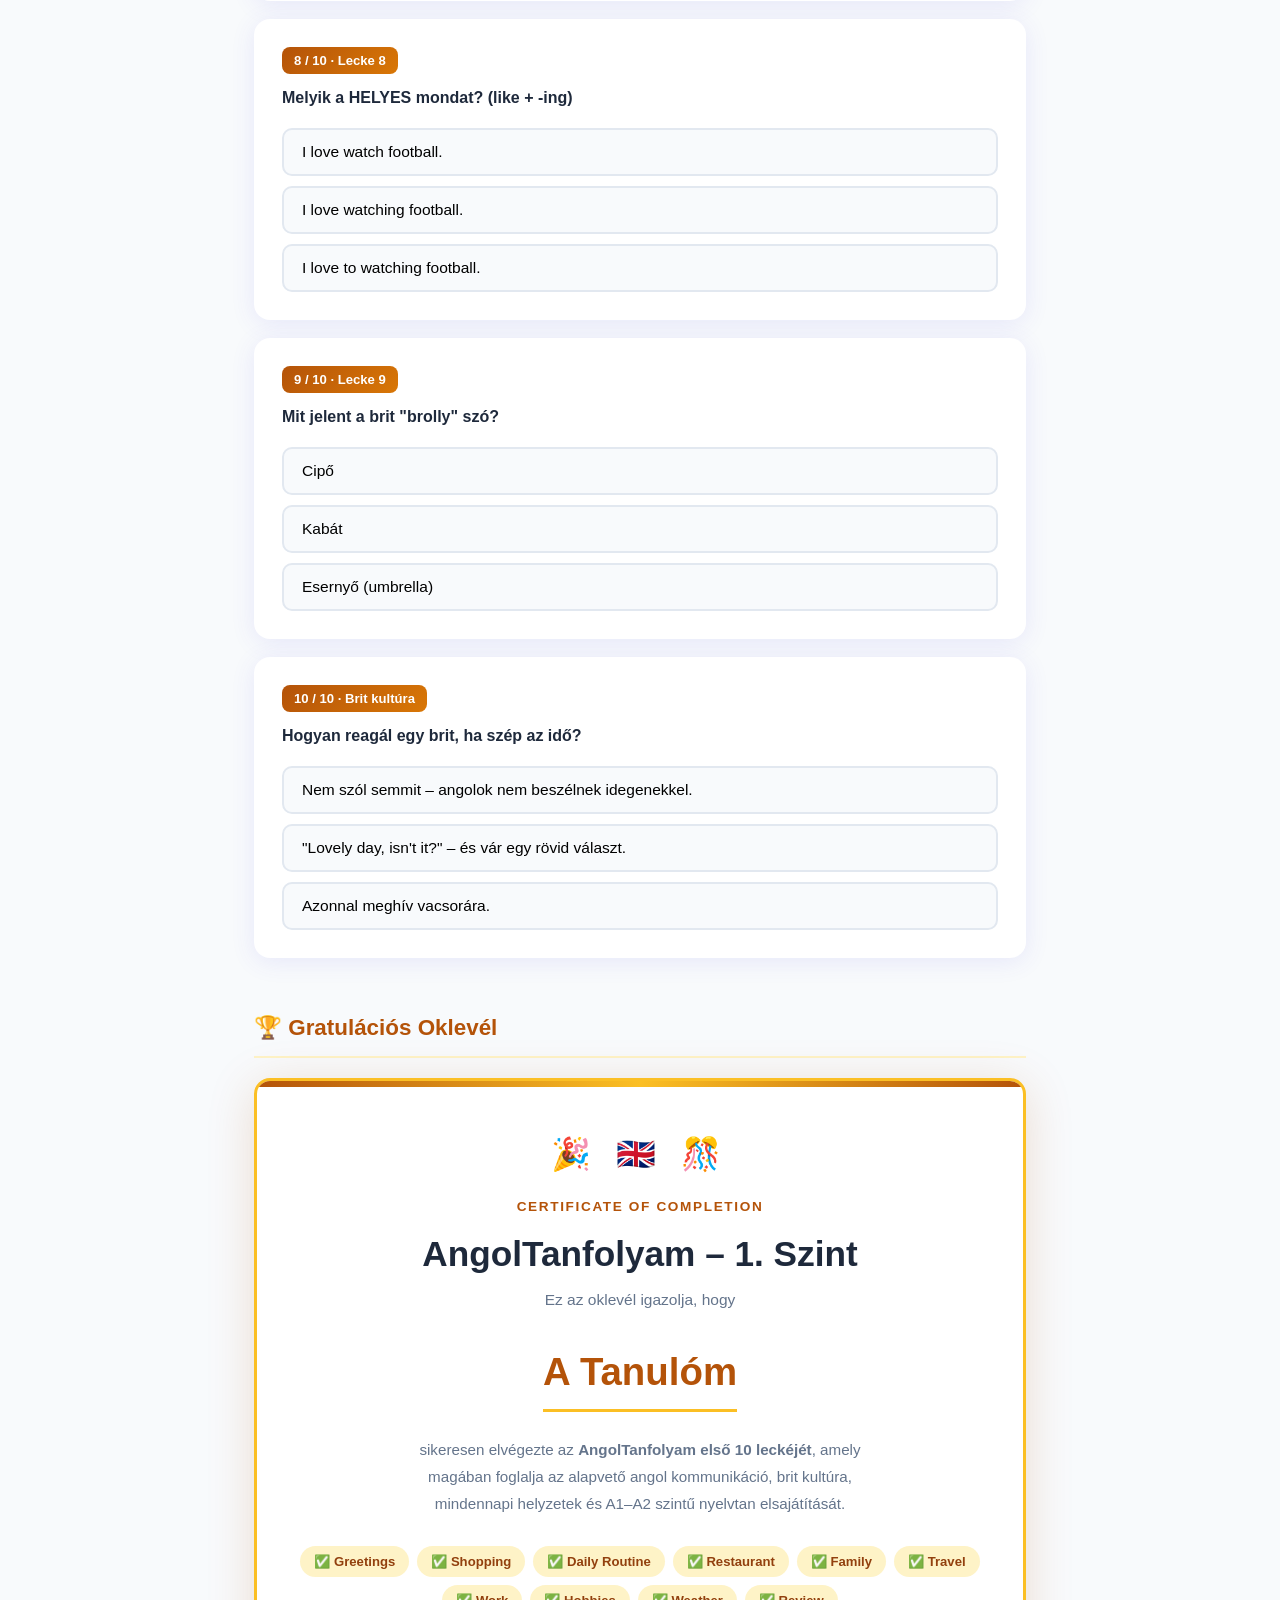
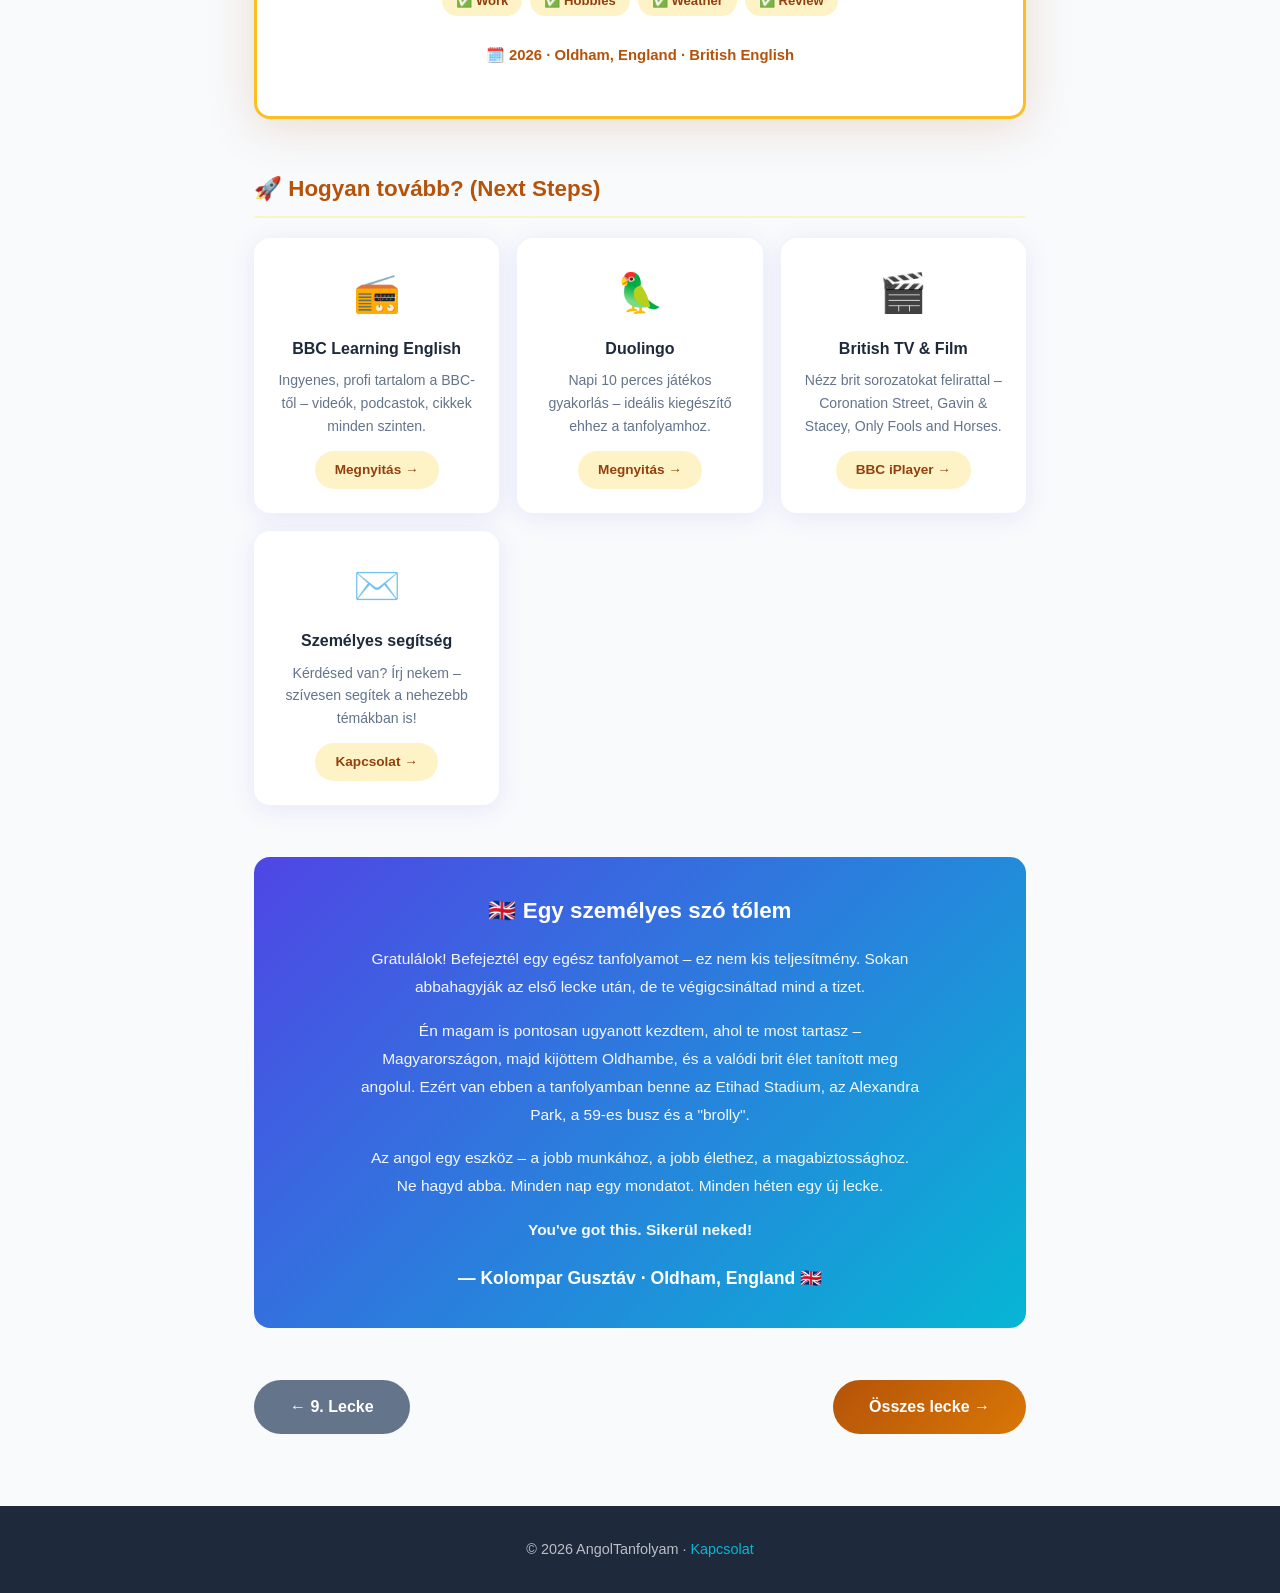
<file: lesson10.html>
<!DOCTYPE html>
<html lang="hu">
<head>
  <meta charset="UTF-8" />
  <meta name="viewport" content="width=device-width, initial-scale=1.0" />
  <title>10. Lecke: Review & Next Steps – AngolTanfolyam</title>
  <link rel="stylesheet" href="style.css" />
  <style>
    .lesson-hero {
      background: linear-gradient(135deg, #92400E 0%, #D97706 50%, #FBBF24 100%);
      color: var(--white);
      padding: 64px 24px 48px;
      text-align: center;
    }
    .lesson-hero .badge {
      display: inline-block;
      background: rgba(255,255,255,0.25);
      border-radius: 20px;
      padding: 6px 18px;
      font-size: 0.85rem;
      font-weight: 600;
      margin-bottom: 16px;
    }
    .lesson-hero h1 { font-size: clamp(1.8rem, 5vw, 3rem); margin-bottom: 12px; }
    .lesson-hero p { opacity: 0.95; font-size: 1.1rem; max-width: 520px; margin: 0 auto; }

    .lesson-body { max-width: 820px; margin: 0 auto; padding: 48px 24px 72px; }
    .lesson-section { margin-bottom: 52px; }
    .lesson-section h2 {
      font-size: 1.4rem;
      font-weight: 700;
      color: #B45309;
      margin-bottom: 20px;
      padding-bottom: 10px;
      border-bottom: 2px solid #FEF3C7;
    }

    /* Összefoglaló lista */
    .review-grid { display: grid; grid-template-columns: repeat(auto-fit, minmax(220px, 1fr)); gap: 14px; }
    .review-item {
      background: var(--white);
      border-radius: 12px;
      box-shadow: var(--card-shadow);
      padding: 16px 18px;
      display: flex;
      gap: 12px;
      align-items: flex-start;
    }
    .review-num {
      min-width: 32px;
      height: 32px;
      background: linear-gradient(135deg, #B45309, #D97706);
      color: var(--white);
      border-radius: 50%;
      display: flex;
      align-items: center;
      justify-content: center;
      font-weight: 700;
      font-size: 0.88rem;
      flex-shrink: 0;
    }
    .review-title { font-weight: 700; color: var(--text); font-size: 0.93rem; }
    .review-key { color: var(--text-light); font-size: 0.83rem; margin-top: 3px; }

    /* Kvíz */
    .quiz-card {
      background: var(--white);
      border-radius: var(--radius);
      box-shadow: var(--card-shadow);
      padding: 28px;
      margin-bottom: 18px;
    }
    .quiz-number {
      display: inline-block;
      background: linear-gradient(135deg, #B45309, #D97706);
      color: var(--white);
      border-radius: 8px;
      padding: 3px 12px;
      font-size: 0.82rem;
      font-weight: 700;
      margin-bottom: 12px;
    }
    .quiz-question { font-weight: 600; margin-bottom: 18px; font-size: 1rem; line-height: 1.5; }
    .quiz-options { display: flex; flex-direction: column; gap: 10px; }
    .quiz-option {
      padding: 13px 18px;
      border: 2px solid #E2E8F0;
      border-radius: 10px;
      cursor: pointer;
      font-size: 0.97rem;
      background: var(--bg);
      transition: 0.2s;
      text-align: left;
      font-family: inherit;
    }
    .quiz-option:hover { border-color: #D97706; background: #FFFBEB; }
    .quiz-option.correct { border-color: #10B981; background: #D1FAE5; color: #065F46; font-weight: 600; }
    .quiz-option.wrong { border-color: #EF4444; background: #FEE2E2; color: #991B1B; }
    .quiz-option:disabled { cursor: default; }
    .quiz-feedback {
      margin-top: 14px; padding: 13px 16px; border-radius: 8px;
      font-weight: 600; display: none;
    }
    .quiz-feedback.show { display: block; }
    .quiz-feedback.ok { background: #D1FAE5; color: #065F46; }
    .quiz-feedback.ko { background: #FEE2E2; color: #991B1B; }

    /* Eredmény */
    .score-box {
      background: linear-gradient(135deg, #92400E, #D97706);
      color: var(--white);
      border-radius: var(--radius);
      padding: 32px;
      text-align: center;
      display: none;
      margin-top: 24px;
    }
    .score-box.show { display: block; }
    .score-number { font-size: 4rem; font-weight: 800; line-height: 1; }
    .score-label { font-size: 1.1rem; opacity: 0.9; margin-top: 8px; }
    .score-msg { font-size: 1rem; margin-top: 16px; opacity: 0.95; }

    /* Oklevél */
    .certificate {
      background: var(--white);
      border-radius: var(--radius);
      box-shadow: 0 8px 48px rgba(180,83,9,0.18);
      border: 3px solid #FBBF24;
      padding: 48px 36px;
      text-align: center;
      position: relative;
      overflow: hidden;
    }
    .certificate::before {
      content: '';
      position: absolute;
      top: 0; left: 0; right: 0;
      height: 6px;
      background: linear-gradient(90deg, #B45309, #FBBF24, #B45309);
    }
    .cert-confetti { font-size: 2rem; letter-spacing: 8px; margin-bottom: 16px; }
    .cert-title { font-size: 0.85rem; font-weight: 700; color: #B45309; text-transform: uppercase; letter-spacing: 0.12em; margin-bottom: 8px; }
    .cert-heading { font-size: clamp(1.4rem, 4vw, 2.2rem); font-weight: 800; color: var(--text); margin-bottom: 6px; }
    .cert-sub { color: var(--text-light); font-size: 0.97rem; margin-bottom: 28px; }
    .cert-name {
      font-size: clamp(1.6rem, 4vw, 2.4rem);
      font-weight: 800;
      color: #B45309;
      border-bottom: 3px solid #FBBF24;
      display: inline-block;
      padding-bottom: 6px;
      margin-bottom: 24px;
    }
    .cert-body { color: var(--text-light); font-size: 0.95rem; line-height: 1.8; max-width: 480px; margin: 0 auto 28px; }
    .cert-lessons {
      display: flex;
      flex-wrap: wrap;
      justify-content: center;
      gap: 8px;
      margin-bottom: 28px;
    }
    .cert-lesson-chip {
      background: #FEF3C7;
      color: #92400E;
      border-radius: 20px;
      padding: 5px 14px;
      font-size: 0.82rem;
      font-weight: 600;
    }
    .cert-date { color: #B45309; font-weight: 600; font-size: 0.93rem; }

    /* Következő lépések */
    .next-grid { display: grid; grid-template-columns: repeat(auto-fit, minmax(220px, 1fr)); gap: 18px; }
    .next-card {
      background: var(--white);
      border-radius: var(--radius);
      box-shadow: var(--card-shadow);
      padding: 24px;
      text-align: center;
      transition: transform 0.2s;
    }
    .next-card:hover { transform: translateY(-3px); }
    .next-icon { font-size: 2.4rem; margin-bottom: 12px; }
    .next-title { font-weight: 700; font-size: 1rem; color: var(--text); margin-bottom: 8px; }
    .next-desc { color: var(--text-light); font-size: 0.88rem; line-height: 1.6; margin-bottom: 14px; }
    .next-link {
      display: inline-block;
      padding: 8px 20px;
      background: #FEF3C7;
      color: #92400E;
      border-radius: 20px;
      font-weight: 700;
      font-size: 0.85rem;
      transition: 0.2s;
    }
    .next-link:hover { background: #D97706; color: var(--white); }

    /* Személyes üzenet */
    .personal-box {
      background: linear-gradient(135deg, var(--primary), var(--accent));
      border-radius: var(--radius);
      padding: 36px;
      color: var(--white);
      text-align: center;
    }
    .personal-box h3 { font-size: 1.4rem; font-weight: 700; margin-bottom: 16px; }
    .personal-box p { font-size: 0.97rem; line-height: 1.8; opacity: 0.95; max-width: 560px; margin: 0 auto 16px; }
    .personal-box p:last-child { margin-bottom: 0; }
    .personal-sig { font-weight: 700; font-size: 1.1rem; margin-top: 20px; }

    .lesson-nav {
      display: flex; justify-content: space-between; align-items: center;
      margin-top: 48px; gap: 16px; flex-wrap: wrap;
    }
  </style>
</head>
<body>

  <!-- NAVBAR -->
  <nav>
    <div class="nav-inner">
      <div style="display:flex;align-items:center;gap:14px;">
        <a href="index.html" class="logo">🇬🇧 AngolTanfolyam</a>
        <span style="background:#EEF2FF;color:var(--primary);font-size:0.75rem;font-weight:700;padding:4px 10px;border-radius:20px;letter-spacing:0.04em;">British English</span>
      </div>
      <div class="nav-links" id="navLinks">
        <a href="index.html">Főoldal</a>
        <a href="lessons.html" class="active">Leckék</a>
        <a href="contact.html">Kapcsolat</a>
      </div>
      <button class="hamburger" id="hamburger" aria-label="Menü">
        <span></span><span></span><span></span>
      </button>
    </div>
  </nav>

  <!-- HERO -->
  <div class="lesson-hero">
    <div class="badge">🏆 Összefoglaló · 10. Lecke</div>
    <h1>🎉 Review & Next Steps</h1>
    <p>Nagy vegyes kvíz, gratulációs oklevél és útmutató a folytatáshoz</p>
  </div>

  <div class="lesson-body">

    <!-- 1. ÖSSZEFOGLALÓ -->
    <div class="lesson-section">
      <h2>📋 Az első 9 lecke – mit tanultál?</h2>
      <div class="review-grid">
        <div class="review-item">
          <div class="review-num">1</div>
          <div><div class="review-title">Greetings & Introduction</div><div class="review-key">To Be, bemutatkozás, Nice to meet you</div></div>
        </div>
        <div class="review-item">
          <div class="review-num">2</div>
          <div><div class="review-title">Numbers & Shopping</div><div class="review-key">1–100, pound/pence, quid, Can I pay by card?</div></div>
        </div>
        <div class="review-item">
          <div class="review-num">3</div>
          <div><div class="review-title">My Day – Simple Present</div><div class="review-key">Napi rutin, -s végződés E/3-ban, időpontok</div></div>
        </div>
        <div class="review-item">
          <div class="review-num">4</div>
          <div><div class="review-title">At the Restaurant</div><div class="review-key">I'd like..., Can I have...?, bill, service charge</div></div>
        </div>
        <div class="review-item">
          <div class="review-num">5</div>
          <div><div class="review-title">Family & People</div><div class="review-key">Possessive 's, siblings, in-laws, melléknevek</div></div>
        </div>
        <div class="review-item">
          <div class="review-num">6</div>
          <div><div class="review-title">Travel & Directions</div><div class="review-key">Turn left/right, single/return, contactless</div></div>
        </div>
        <div class="review-item">
          <div class="review-num">7</div>
          <div><div class="review-title">Work & Career</div><div class="review-key">Szakmák, shift work, interjú kérdések</div></div>
        </div>
        <div class="review-item">
          <div class="review-num">8</div>
          <div><div class="review-title">Free Time & Hobbies</div><div class="review-key">Like/love/hate + -ing, Etihad, Alexandra Park</div></div>
        </div>
        <div class="review-item">
          <div class="review-num">9</div>
          <div><div class="review-title">Weather & Seasons</div><div class="review-key">Drizzle, pouring, brolly, brit small talk</div></div>
        </div>
      </div>
    </div>

    <!-- 2. NAGY KVÍZ -->
    <div class="lesson-section">
      <h2>🎯 A Nagy Kvíz (The Big Quiz) – 10 kérdés</h2>
      <p style="color:var(--text-light); margin-bottom:28px; font-size:0.95rem;">Mindenből! Nézzük meg, mennyi maradt meg az első 9 leckéből.</p>

      <div class="quiz-card" id="q1">
        <div class="quiz-number">1 / 10 · Leckék 1–2</div>
        <div class="quiz-question">Hogyan mondod udvariasan angolul: "Szeretnék egy kávét, kérem."?</div>
        <div class="quiz-options">
          <button class="quiz-option" onclick="answer(this,'q1',false)">I want a coffee.</button>
          <button class="quiz-option" onclick="answer(this,'q1',true)">I'd like a coffee, please.</button>
          <button class="quiz-option" onclick="answer(this,'q1',false)">Give me a coffee.</button>
        </div>
        <div class="quiz-feedback" id="q1-fb"></div>
      </div>

      <div class="quiz-card" id="q2">
        <div class="quiz-number">2 / 10 · Lecke 2</div>
        <div class="quiz-question">Mit jelent a brit "quid" szó?</div>
        <div class="quiz-options">
          <button class="quiz-option" onclick="answer(this,'q2',false)">Penny</button>
          <button class="quiz-option" onclick="answer(this,'q2',true)">Pound (font)</button>
          <button class="quiz-option" onclick="answer(this,'q2',false)">Számlát kérni</button>
        </div>
        <div class="quiz-feedback" id="q2-fb"></div>
      </div>

      <div class="quiz-card" id="q3">
        <div class="quiz-number">3 / 10 · Lecke 3</div>
        <div class="quiz-question">Melyik a HELYES mondat? (Simple Present, E/3)</div>
        <div class="quiz-options">
          <button class="quiz-option" onclick="answer(this,'q3',false)">She go to work at 8 am.</button>
          <button class="quiz-option" onclick="answer(this,'q3',false)">She going to work at 8 am.</button>
          <button class="quiz-option" onclick="answer(this,'q3',true)">She goes to work at 8 am.</button>
        </div>
        <div class="quiz-feedback" id="q3-fb"></div>
      </div>

      <div class="quiz-card" id="q4">
        <div class="quiz-number">4 / 10 · Lecke 4</div>
        <div class="quiz-question">Hogyan kéred el a számlát étteremben?</div>
        <div class="quiz-options">
          <button class="quiz-option" onclick="answer(this,'q4',false)">I want the money paper!</button>
          <button class="quiz-option" onclick="answer(this,'q4',true)">Could I have the bill, please?</button>
          <button class="quiz-option" onclick="answer(this,'q4',false)">Give me bill now.</button>
        </div>
        <div class="quiz-feedback" id="q4-fb"></div>
      </div>

      <div class="quiz-card" id="q5">
        <div class="quiz-number">5 / 10 · Lecke 5</div>
        <div class="quiz-question">Melyik a HELYES mondat? (Possessive 's)</div>
        <div class="quiz-options">
          <button class="quiz-option" onclick="answer(this,'q5',false)">The car of Tom is blue.</button>
          <button class="quiz-option" onclick="answer(this,'q5',true)">Tom's car is blue.</button>
          <button class="quiz-option" onclick="answer(this,'q5',false)">Toms car is blue.</button>
        </div>
        <div class="quiz-feedback" id="q5-fb"></div>
      </div>

      <div class="quiz-card" id="q6">
        <div class="quiz-number">6 / 10 · Lecke 6</div>
        <div class="quiz-question">Mi a különbség a "single" és "return" jegy között?</div>
        <div class="quiz-options">
          <button class="quiz-option" onclick="answer(this,'q6',false)">Mindkettő oda-vissza érvényes, csak az ár más.</button>
          <button class="quiz-option" onclick="answer(this,'q6',true)">Single = csak oda; Return = oda és vissza.</button>
          <button class="quiz-option" onclick="answer(this,'q6',false)">Single = gyors vonat; Return = lassabb.</button>
        </div>
        <div class="quiz-feedback" id="q6-fb"></div>
      </div>

      <div class="quiz-card" id="q7">
        <div class="quiz-number">7 / 10 · Lecke 7</div>
        <div class="quiz-question">"I pick and pack orders in a large building." – Mi a foglalkozása?</div>
        <div class="quiz-options">
          <button class="quiz-option" onclick="answer(this,'q7',false)">Nurse</button>
          <button class="quiz-option" onclick="answer(this,'q7',false)">Lorry driver</button>
          <button class="quiz-option" onclick="answer(this,'q7',true)">Warehouse operative</button>
        </div>
        <div class="quiz-feedback" id="q7-fb"></div>
      </div>

      <div class="quiz-card" id="q8">
        <div class="quiz-number">8 / 10 · Lecke 8</div>
        <div class="quiz-question">Melyik a HELYES mondat? (like + -ing)</div>
        <div class="quiz-options">
          <button class="quiz-option" onclick="answer(this,'q8',false)">I love watch football.</button>
          <button class="quiz-option" onclick="answer(this,'q8',true)">I love watching football.</button>
          <button class="quiz-option" onclick="answer(this,'q8',false)">I love to watching football.</button>
        </div>
        <div class="quiz-feedback" id="q8-fb"></div>
      </div>

      <div class="quiz-card" id="q9">
        <div class="quiz-number">9 / 10 · Lecke 9</div>
        <div class="quiz-question">Mit jelent a brit "brolly" szó?</div>
        <div class="quiz-options">
          <button class="quiz-option" onclick="answer(this,'q9',false)">Cipő</button>
          <button class="quiz-option" onclick="answer(this,'q9',false)">Kabát</button>
          <button class="quiz-option" onclick="answer(this,'q9',true)">Esernyő (umbrella)</button>
        </div>
        <div class="quiz-feedback" id="q9-fb"></div>
      </div>

      <div class="quiz-card" id="q10">
        <div class="quiz-number">10 / 10 · Brit kultúra</div>
        <div class="quiz-question">Hogyan reagál egy brit, ha szép az idő?</div>
        <div class="quiz-options">
          <button class="quiz-option" onclick="answer(this,'q10',false)">Nem szól semmit – angolok nem beszélnek idegenekkel.</button>
          <button class="quiz-option" onclick="answer(this,'q10',true)">"Lovely day, isn't it?" – és vár egy rövid választ.</button>
          <button class="quiz-option" onclick="answer(this,'q10',false)">Azonnal meghív vacsorára.</button>
        </div>
        <div class="quiz-feedback" id="q10-fb"></div>
      </div>

      <div class="score-box" id="scoreBox">
        <div class="score-number" id="scoreNum">0/10</div>
        <div class="score-label">helyes válasz</div>
        <div class="score-msg" id="scoreMsg"></div>
      </div>
    </div>

    <!-- 3. OKLEVÉL -->
    <div class="lesson-section">
      <h2>🏆 Gratulációs Oklevél</h2>
      <div class="certificate">
        <div class="cert-confetti">🎉 🇬🇧 🎊</div>
        <div class="cert-title">Certificate of Completion</div>
        <div class="cert-heading">AngolTanfolyam – 1. Szint</div>
        <div class="cert-sub">Ez az oklevél igazolja, hogy</div>
        <div class="cert-name">A Tanulóm</div>
        <div class="cert-body">
          sikeresen elvégezte az <strong>AngolTanfolyam első 10 leckéjét</strong>, amely magában foglalja az alapvető angol kommunikáció, brit kultúra, mindennapi helyzetek és A1–A2 szintű nyelvtan elsajátítását.
        </div>
        <div class="cert-lessons">
          <span class="cert-lesson-chip">✅ Greetings</span>
          <span class="cert-lesson-chip">✅ Shopping</span>
          <span class="cert-lesson-chip">✅ Daily Routine</span>
          <span class="cert-lesson-chip">✅ Restaurant</span>
          <span class="cert-lesson-chip">✅ Family</span>
          <span class="cert-lesson-chip">✅ Travel</span>
          <span class="cert-lesson-chip">✅ Work</span>
          <span class="cert-lesson-chip">✅ Hobbies</span>
          <span class="cert-lesson-chip">✅ Weather</span>
          <span class="cert-lesson-chip">✅ Review</span>
        </div>
        <div class="cert-date">🗓️ 2026 · Oldham, England · British English</div>
      </div>
    </div>

    <!-- 4. KÖVETKEZŐ LÉPÉSEK -->
    <div class="lesson-section">
      <h2>🚀 Hogyan tovább? (Next Steps)</h2>
      <div class="next-grid">
        <div class="next-card">
          <div class="next-icon">📻</div>
          <div class="next-title">BBC Learning English</div>
          <div class="next-desc">Ingyenes, profi tartalom a BBC-től – videók, podcastok, cikkek minden szinten.</div>
          <a href="https://www.bbc.co.uk/learningenglish" target="_blank" class="next-link">Megnyitás →</a>
        </div>
        <div class="next-card">
          <div class="next-icon">🦜</div>
          <div class="next-title">Duolingo</div>
          <div class="next-desc">Napi 10 perces játékos gyakorlás – ideális kiegészítő ehhez a tanfolyamhoz.</div>
          <a href="https://www.duolingo.com" target="_blank" class="next-link">Megnyitás →</a>
        </div>
        <div class="next-card">
          <div class="next-icon">🎬</div>
          <div class="next-title">British TV & Film</div>
          <div class="next-desc">Nézz brit sorozatokat felirattal – Coronation Street, Gavin & Stacey, Only Fools and Horses.</div>
          <a href="https://www.bbc.co.uk/iplayer" target="_blank" class="next-link">BBC iPlayer →</a>
        </div>
        <div class="next-card">
          <div class="next-icon">✉️</div>
          <div class="next-title">Személyes segítség</div>
          <div class="next-desc">Kérdésed van? Írj nekem – szívesen segítek a nehezebb témákban is!</div>
          <a href="contact.html" class="next-link">Kapcsolat →</a>
        </div>
      </div>
    </div>

    <!-- 5. SZEMÉLYES ÜZENET -->
    <div class="lesson-section">
      <div class="personal-box">
        <h3>🇬🇧 Egy személyes szó tőlem</h3>
        <p>
          Gratulálok! Befejeztél egy egész tanfolyamot – ez nem kis teljesítmény. Sokan abbahagyják az első lecke után, de te végigcsináltad mind a tizet.
        </p>
        <p>
          Én magam is pontosan ugyanott kezdtem, ahol te most tartasz – Magyarországon, majd kijöttem Oldhambe, és a valódi brit élet tanított meg angolul. Ezért van ebben a tanfolyamban benne az Etihad Stadium, az Alexandra Park, a 59-es busz és a "brolly".
        </p>
        <p>
          Az angol egy eszköz – a jobb munkához, a jobb élethez, a magabiztossághoz. Ne hagyd abba. Minden nap egy mondatot. Minden héten egy új lecke.
        </p>
        <p>
          <strong>You've got this. Sikerül neked!</strong>
        </p>
        <div class="personal-sig">— Kolompar Gusztáv · Oldham, England 🇬🇧</div>
      </div>
    </div>

    <!-- NAVIGÁCIÓ -->
    <div class="lesson-nav">
      <a href="lesson9.html" class="btn btn-primary" style="background:var(--text-light);">← 9. Lecke</a>
      <a href="lessons.html" class="btn btn-primary" style="background:linear-gradient(135deg,#B45309,#D97706);">Összes lecke →</a>
    </div>

  </div>

  <!-- FOOTER -->
  <footer>
    <p>© 2026 AngolTanfolyam · <a href="contact.html">Kapcsolat</a></p>
  </footer>

  <script>
    const hamburger = document.getElementById('hamburger');
    const navLinks = document.getElementById('navLinks');
    hamburger.addEventListener('click', () => navLinks.classList.toggle('open'));

    let score = 0;
    let answered = 0;
    const total = 10;

    function answer(btn, qId, isCorrect) {
      const card = document.getElementById(qId);
      const feedback = document.getElementById(qId + '-fb');
      card.querySelectorAll('.quiz-option').forEach(b => b.disabled = true);
      btn.classList.add(isCorrect ? 'correct' : 'wrong');
      feedback.classList.add('show', isCorrect ? 'ok' : 'ko');
      if (isCorrect) {
        score++;
        feedback.textContent = '✅ Helyes!';
      } else {
        const correct = [...card.querySelectorAll('.quiz-option')].find(b => b.onclick.toString().includes('true'));
        feedback.textContent = '❌ Nem egészen. Helyes: "' + correct.textContent + '"';
        correct.classList.add('correct');
      }
      answered++;
      if (answered === total) showScore();
    }

    function showScore() {
      const box = document.getElementById('scoreBox');
      const num = document.getElementById('scoreNum');
      const msg = document.getElementById('scoreMsg');
      num.textContent = score + '/' + total;
      if (score === 10) msg.textContent = '🏆 Tökéletes eredmény! Kivételes teljesítmény!';
      else if (score >= 8) msg.textContent = '🎉 Remek! Nagyon jól ment – büszke lehetsz magadra!';
      else if (score >= 6) msg.textContent = '👍 Jól van! Érdemes visszanézni a nehezebb leckéket.';
      else msg.textContent = '💪 Ne add fel! Menj vissza az első leckékhez és próbáld újra.';
      box.classList.add('show');
      box.scrollIntoView({ behavior: 'smooth', block: 'center' });
    }
  </script>
</body>
</html>
</file>
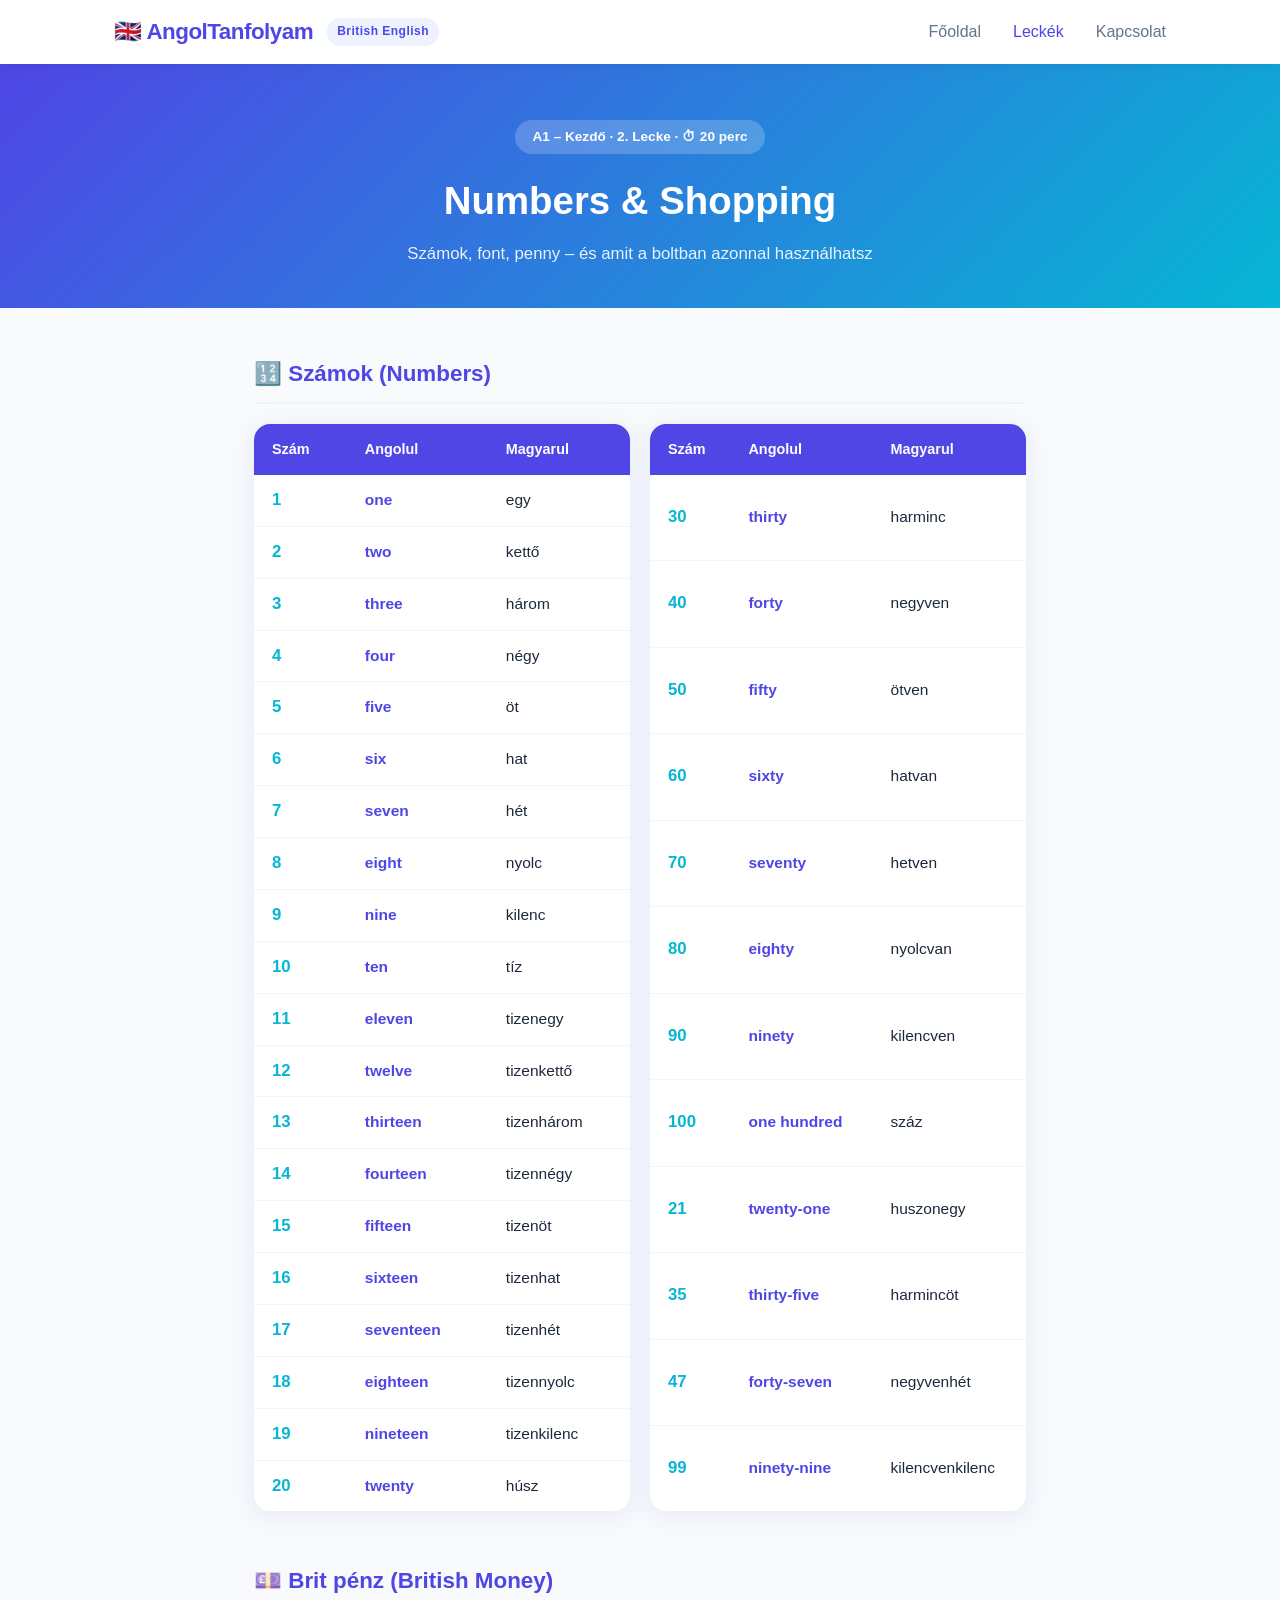
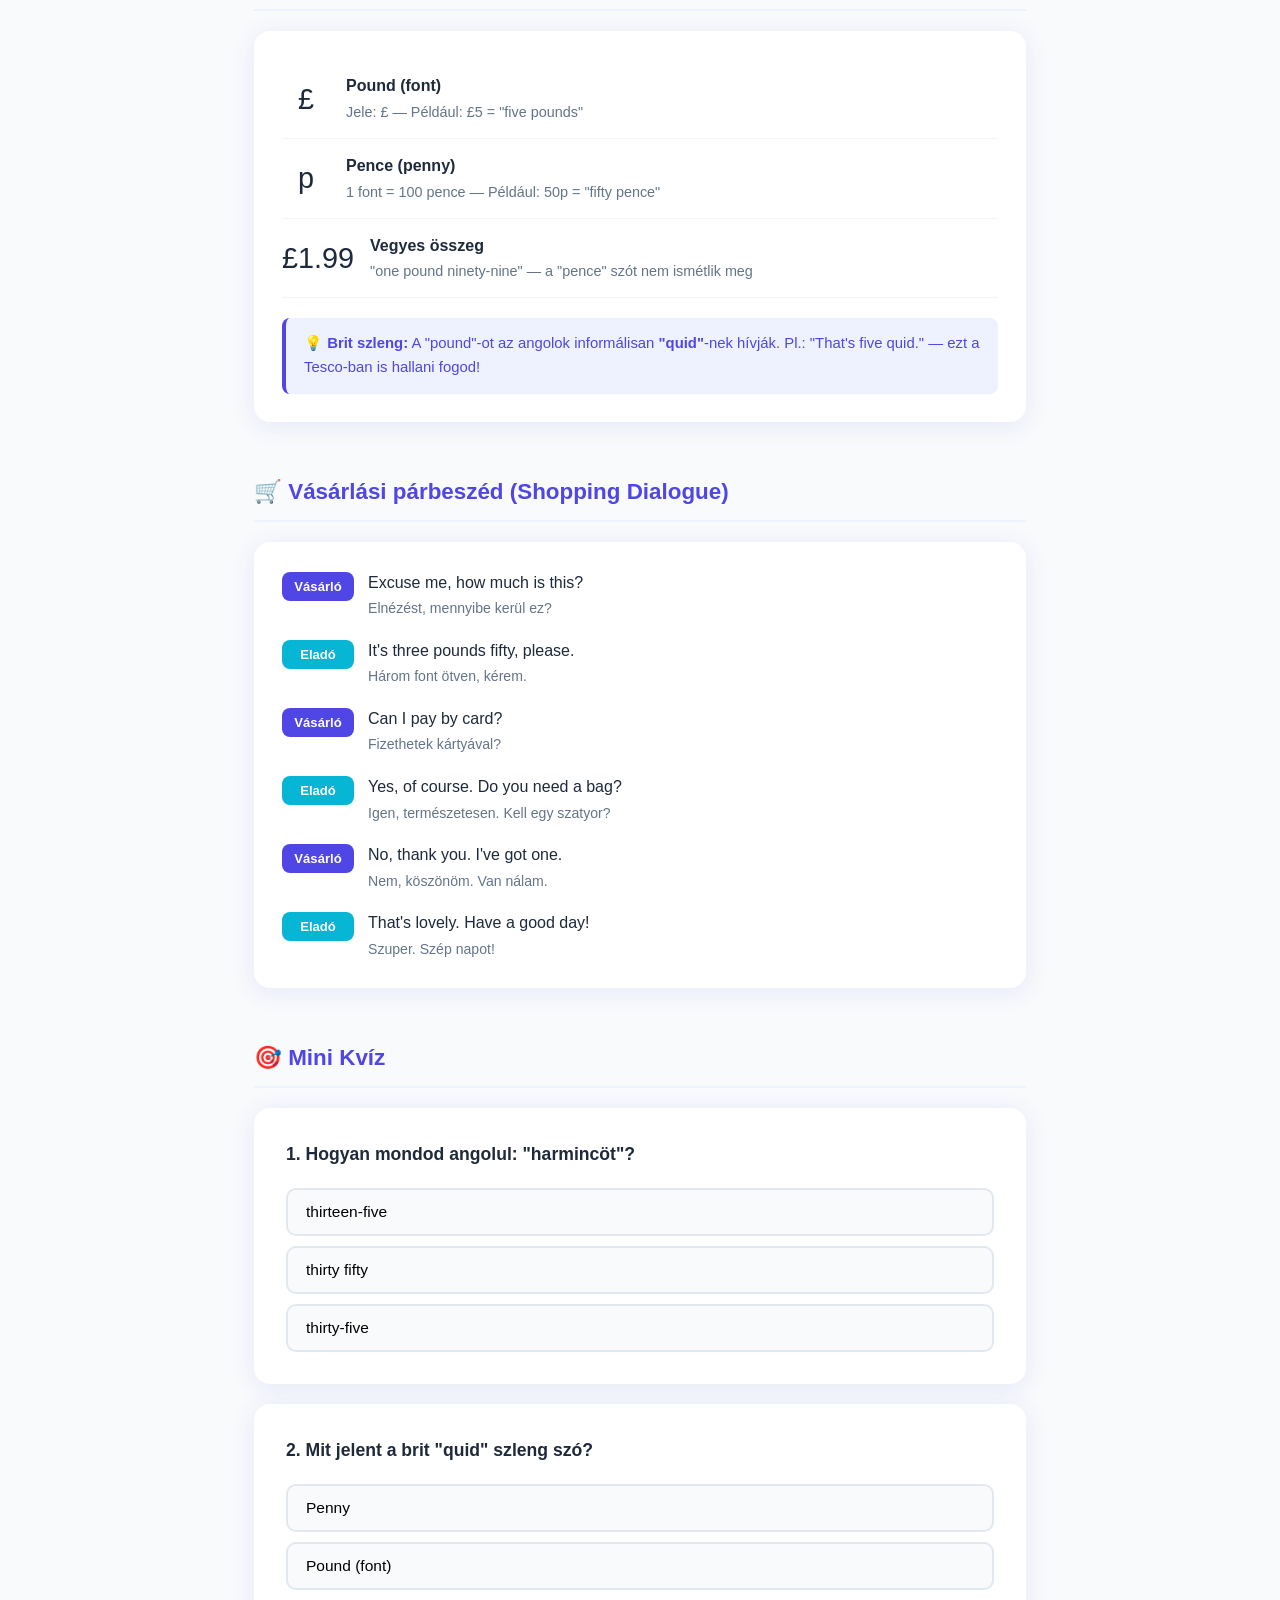
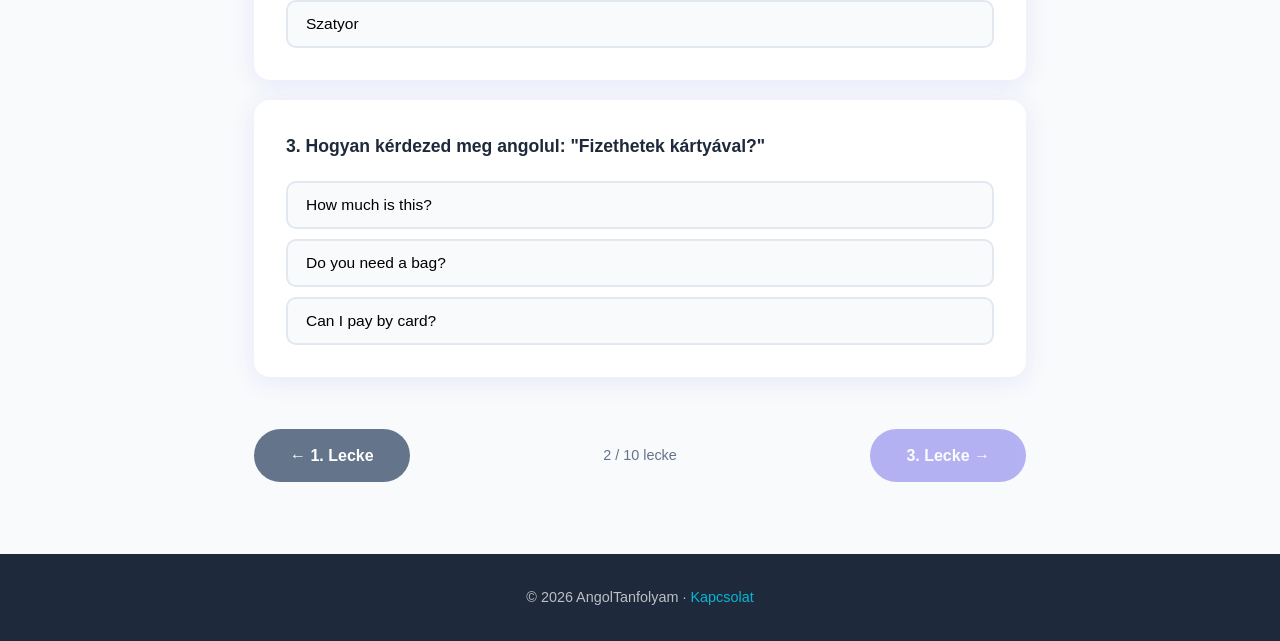
<file: lesson2.html>
<!DOCTYPE html>
<html lang="hu">
<head>
  <meta charset="UTF-8" />
  <meta name="viewport" content="width=device-width, initial-scale=1.0" />
  <title>2. Lecke: Numbers & Shopping – AngolTanfolyam</title>
  <link rel="stylesheet" href="style.css" />
  <style>
    .lesson-hero {
      background: linear-gradient(135deg, var(--primary) 0%, var(--accent) 100%);
      color: var(--white);
      padding: 56px 24px 40px;
      text-align: center;
    }
    .lesson-hero .badge {
      display: inline-block;
      background: rgba(255,255,255,0.2);
      border-radius: 20px;
      padding: 6px 18px;
      font-size: 0.85rem;
      font-weight: 600;
      margin-bottom: 16px;
    }
    .lesson-hero h1 { font-size: clamp(1.6rem, 4vw, 2.4rem); margin-bottom: 10px; }
    .lesson-hero p { opacity: 0.9; font-size: 1.05rem; }

    .lesson-body {
      max-width: 820px;
      margin: 0 auto;
      padding: 48px 24px 72px;
    }

    .lesson-section { margin-bottom: 52px; }

    .lesson-section h2 {
      font-size: 1.4rem;
      font-weight: 700;
      color: var(--primary);
      margin-bottom: 20px;
      padding-bottom: 10px;
      border-bottom: 2px solid #EEF2FF;
    }

    /* Táblázat */
    .vocab-table {
      width: 100%;
      border-collapse: collapse;
      background: var(--white);
      border-radius: var(--radius);
      overflow: hidden;
      box-shadow: var(--card-shadow);
    }
    .vocab-table th {
      background: var(--primary);
      color: var(--white);
      padding: 14px 18px;
      text-align: left;
      font-size: 0.9rem;
    }
    .vocab-table td {
      padding: 12px 18px;
      border-bottom: 1px solid #F1F5F9;
      font-size: 0.97rem;
    }
    .vocab-table tr:last-child td { border-bottom: none; }
    .vocab-table tr:hover td { background: #F8FAFF; }
    .vocab-table .en { font-weight: 600; color: var(--primary); }
    .vocab-table .num { font-weight: 700; color: var(--accent); font-size: 1.05rem; }

    /* Két oszlopos számtáblázat */
    .numbers-grid {
      display: grid;
      grid-template-columns: 1fr 1fr;
      gap: 20px;
    }
    @media (max-width: 560px) { .numbers-grid { grid-template-columns: 1fr; } }

    /* Pénz box */
    .money-box {
      background: var(--white);
      border-radius: var(--radius);
      box-shadow: var(--card-shadow);
      padding: 28px;
    }
    .money-row {
      display: flex;
      align-items: center;
      gap: 16px;
      padding: 14px 0;
      border-bottom: 1px solid #F1F5F9;
    }
    .money-row:last-child { border-bottom: none; }
    .money-symbol {
      font-size: 1.8rem;
      min-width: 48px;
      text-align: center;
    }
    .money-name { font-weight: 700; font-size: 1rem; }
    .money-desc { color: var(--text-light); font-size: 0.9rem; margin-top: 2px; }
    .money-tip {
      margin-top: 20px;
      background: #EEF2FF;
      border-left: 4px solid var(--primary);
      border-radius: 8px;
      padding: 14px 18px;
      font-size: 0.93rem;
      color: var(--primary);
    }

    /* Párbeszéd */
    .dialogue {
      background: var(--white);
      border-radius: var(--radius);
      box-shadow: var(--card-shadow);
      padding: 28px;
    }
    .dialogue-line {
      display: flex;
      gap: 14px;
      margin-bottom: 18px;
      align-items: flex-start;
    }
    .dialogue-line:last-child { margin-bottom: 0; }
    .speaker {
      min-width: 72px;
      font-weight: 700;
      font-size: 0.82rem;
      color: var(--white);
      background: var(--primary);
      border-radius: 8px;
      padding: 4px 10px;
      text-align: center;
      margin-top: 2px;
    }
    .speaker.b { background: var(--accent); }
    .dialogue-text .en-text { font-weight: 500; }
    .dialogue-text .hu-text { color: var(--text-light); font-size: 0.88rem; margin-top: 2px; }

    /* Kvíz */
    .quiz-card {
      background: var(--white);
      border-radius: var(--radius);
      box-shadow: var(--card-shadow);
      padding: 32px;
      margin-bottom: 20px;
    }
    .quiz-question { font-size: 1.1rem; font-weight: 600; margin-bottom: 20px; }
    .quiz-options { display: flex; flex-direction: column; gap: 10px; }
    .quiz-option {
      padding: 13px 18px;
      border: 2px solid #E2E8F0;
      border-radius: 10px;
      cursor: pointer;
      font-size: 0.97rem;
      background: var(--bg);
      transition: border-color 0.2s, background 0.2s;
      text-align: left;
      font-family: inherit;
    }
    .quiz-option:hover { border-color: var(--primary); background: #EEF2FF; }
    .quiz-option.correct { border-color: #10B981; background: #D1FAE5; color: #065F46; font-weight: 600; }
    .quiz-option.wrong { border-color: #EF4444; background: #FEE2E2; color: #991B1B; }
    .quiz-option:disabled { cursor: default; }
    .quiz-feedback {
      margin-top: 16px;
      padding: 14px 18px;
      border-radius: 10px;
      font-weight: 600;
      display: none;
    }
    .quiz-feedback.show { display: block; }
    .quiz-feedback.ok { background: #D1FAE5; color: #065F46; }
    .quiz-feedback.ko { background: #FEE2E2; color: #991B1B; }

    .lesson-nav {
      display: flex;
      justify-content: space-between;
      align-items: center;
      margin-top: 48px;
      gap: 16px;
      flex-wrap: wrap;
    }
  </style>
</head>
<body>

  <!-- NAVBAR -->
  <nav>
    <div class="nav-inner">
      <div style="display:flex;align-items:center;gap:14px;">
        <a href="index.html" class="logo">🇬🇧 AngolTanfolyam</a>
        <span style="background:#EEF2FF;color:var(--primary);font-size:0.75rem;font-weight:700;padding:4px 10px;border-radius:20px;letter-spacing:0.04em;">British English</span>
      </div>
      <div class="nav-links" id="navLinks">
        <a href="index.html">Főoldal</a>
        <a href="lessons.html" class="active">Leckék</a>
        <a href="contact.html">Kapcsolat</a>
      </div>
      <button class="hamburger" id="hamburger" aria-label="Menü">
        <span></span><span></span><span></span>
      </button>
    </div>
  </nav>

  <!-- HERO -->
  <div class="lesson-hero">
    <div class="badge">A1 – Kezdő · 2. Lecke · ⏱ 20 perc</div>
    <h1>Numbers &amp; Shopping</h1>
    <p>Számok, font, penny – és amit a boltban azonnal használhatsz</p>
  </div>

  <div class="lesson-body">

    <!-- 1. SZÁMOK -->
    <div class="lesson-section">
      <h2>🔢 Számok (Numbers)</h2>
      <div class="numbers-grid">

        <!-- 1-20 -->
        <table class="vocab-table">
          <thead><tr><th>Szám</th><th>Angolul</th><th>Magyarul</th></tr></thead>
          <tbody>
            <tr><td class="num">1</td><td class="en">one</td><td>egy</td></tr>
            <tr><td class="num">2</td><td class="en">two</td><td>kettő</td></tr>
            <tr><td class="num">3</td><td class="en">three</td><td>három</td></tr>
            <tr><td class="num">4</td><td class="en">four</td><td>négy</td></tr>
            <tr><td class="num">5</td><td class="en">five</td><td>öt</td></tr>
            <tr><td class="num">6</td><td class="en">six</td><td>hat</td></tr>
            <tr><td class="num">7</td><td class="en">seven</td><td>hét</td></tr>
            <tr><td class="num">8</td><td class="en">eight</td><td>nyolc</td></tr>
            <tr><td class="num">9</td><td class="en">nine</td><td>kilenc</td></tr>
            <tr><td class="num">10</td><td class="en">ten</td><td>tíz</td></tr>
            <tr><td class="num">11</td><td class="en">eleven</td><td>tizenegy</td></tr>
            <tr><td class="num">12</td><td class="en">twelve</td><td>tizenkettő</td></tr>
            <tr><td class="num">13</td><td class="en">thirteen</td><td>tizenhárom</td></tr>
            <tr><td class="num">14</td><td class="en">fourteen</td><td>tizennégy</td></tr>
            <tr><td class="num">15</td><td class="en">fifteen</td><td>tizenöt</td></tr>
            <tr><td class="num">16</td><td class="en">sixteen</td><td>tizenhat</td></tr>
            <tr><td class="num">17</td><td class="en">seventeen</td><td>tizenhét</td></tr>
            <tr><td class="num">18</td><td class="en">eighteen</td><td>tizennyolc</td></tr>
            <tr><td class="num">19</td><td class="en">nineteen</td><td>tizenkilenc</td></tr>
            <tr><td class="num">20</td><td class="en">twenty</td><td>húsz</td></tr>
          </tbody>
        </table>

        <!-- Tizesek + összetett számok -->
        <table class="vocab-table">
          <thead><tr><th>Szám</th><th>Angolul</th><th>Magyarul</th></tr></thead>
          <tbody>
            <tr><td class="num">30</td><td class="en">thirty</td><td>harminc</td></tr>
            <tr><td class="num">40</td><td class="en">forty</td><td>negyven</td></tr>
            <tr><td class="num">50</td><td class="en">fifty</td><td>ötven</td></tr>
            <tr><td class="num">60</td><td class="en">sixty</td><td>hatvan</td></tr>
            <tr><td class="num">70</td><td class="en">seventy</td><td>hetven</td></tr>
            <tr><td class="num">80</td><td class="en">eighty</td><td>nyolcvan</td></tr>
            <tr><td class="num">90</td><td class="en">ninety</td><td>kilencven</td></tr>
            <tr><td class="num">100</td><td class="en">one hundred</td><td>száz</td></tr>
            <tr><td class="num">21</td><td class="en">twenty-one</td><td>huszonegy</td></tr>
            <tr><td class="num">35</td><td class="en">thirty-five</td><td>harmincöt</td></tr>
            <tr><td class="num">47</td><td class="en">forty-seven</td><td>negyvenhét</td></tr>
            <tr><td class="num">99</td><td class="en">ninety-nine</td><td>kilencvenkilenc</td></tr>
          </tbody>
        </table>

      </div>
    </div>

    <!-- 2. PÉNZ -->
    <div class="lesson-section">
      <h2>💷 Brit pénz (British Money)</h2>
      <div class="money-box">
        <div class="money-row">
          <div class="money-symbol">£</div>
          <div>
            <div class="money-name">Pound (font)</div>
            <div class="money-desc">Jele: £ — Például: £5 = "five pounds"</div>
          </div>
        </div>
        <div class="money-row">
          <div class="money-symbol">p</div>
          <div>
            <div class="money-name">Pence (penny)</div>
            <div class="money-desc">1 font = 100 pence — Például: 50p = "fifty pence"</div>
          </div>
        </div>
        <div class="money-row">
          <div class="money-symbol">£1.99</div>
          <div>
            <div class="money-name">Vegyes összeg</div>
            <div class="money-desc">"one pound ninety-nine" — a "pence" szót nem ismétlik meg</div>
          </div>
        </div>
        <div class="money-tip">
          💡 <strong>Brit szleng:</strong> A "pound"-ot az angolok informálisan <strong>"quid"</strong>-nek hívják. Pl.: "That's five quid." — ezt a Tesco-ban is hallani fogod!
        </div>
      </div>
    </div>

    <!-- 3. PÁRBESZÉD -->
    <div class="lesson-section">
      <h2>🛒 Vásárlási párbeszéd (Shopping Dialogue)</h2>
      <div class="dialogue">
        <div class="dialogue-line">
          <div class="speaker">Vásárló</div>
          <div class="dialogue-text">
            <div class="en-text">Excuse me, how much is this?</div>
            <div class="hu-text">Elnézést, mennyibe kerül ez?</div>
          </div>
        </div>
        <div class="dialogue-line">
          <div class="speaker b">Eladó</div>
          <div class="dialogue-text">
            <div class="en-text">It's three pounds fifty, please.</div>
            <div class="hu-text">Három font ötven, kérem.</div>
          </div>
        </div>
        <div class="dialogue-line">
          <div class="speaker">Vásárló</div>
          <div class="dialogue-text">
            <div class="en-text">Can I pay by card?</div>
            <div class="hu-text">Fizethetek kártyával?</div>
          </div>
        </div>
        <div class="dialogue-line">
          <div class="speaker b">Eladó</div>
          <div class="dialogue-text">
            <div class="en-text">Yes, of course. Do you need a bag?</div>
            <div class="hu-text">Igen, természetesen. Kell egy szatyor?</div>
          </div>
        </div>
        <div class="dialogue-line">
          <div class="speaker">Vásárló</div>
          <div class="dialogue-text">
            <div class="en-text">No, thank you. I've got one.</div>
            <div class="hu-text">Nem, köszönöm. Van nálam.</div>
          </div>
        </div>
        <div class="dialogue-line">
          <div class="speaker b">Eladó</div>
          <div class="dialogue-text">
            <div class="en-text">That's lovely. Have a good day!</div>
            <div class="hu-text">Szuper. Szép napot!</div>
          </div>
        </div>
      </div>
    </div>

    <!-- 4. KVÍZ -->
    <div class="lesson-section">
      <h2>🎯 Mini Kvíz</h2>

      <div class="quiz-card" id="q1">
        <div class="quiz-question">1. Hogyan mondod angolul: "harmincöt"?</div>
        <div class="quiz-options">
          <button class="quiz-option" onclick="answer(this,'q1',false)">thirteen-five</button>
          <button class="quiz-option" onclick="answer(this,'q1',false)">thirty fifty</button>
          <button class="quiz-option" onclick="answer(this,'q1',true)">thirty-five</button>
        </div>
        <div class="quiz-feedback" id="q1-fb"></div>
      </div>

      <div class="quiz-card" id="q2">
        <div class="quiz-question">2. Mit jelent a brit "quid" szleng szó?</div>
        <div class="quiz-options">
          <button class="quiz-option" onclick="answer(this,'q2',false)">Penny</button>
          <button class="quiz-option" onclick="answer(this,'q2',true)">Pound (font)</button>
          <button class="quiz-option" onclick="answer(this,'q2',false)">Szatyor</button>
        </div>
        <div class="quiz-feedback" id="q2-fb"></div>
      </div>

      <div class="quiz-card" id="q3">
        <div class="quiz-question">3. Hogyan kérdezed meg angolul: "Fizethetek kártyával?"</div>
        <div class="quiz-options">
          <button class="quiz-option" onclick="answer(this,'q3',false)">How much is this?</button>
          <button class="quiz-option" onclick="answer(this,'q3',false)">Do you need a bag?</button>
          <button class="quiz-option" onclick="answer(this,'q3',true)">Can I pay by card?</button>
        </div>
        <div class="quiz-feedback" id="q3-fb"></div>
      </div>
    </div>

    <!-- NAVIGÁCIÓ -->
    <div class="lesson-nav">
      <a href="lesson1.html" class="btn btn-primary" style="background: var(--text-light);">← 1. Lecke</a>
      <span style="color:var(--text-light); font-size:0.9rem;">2 / 10 lecke</span>
      <a href="#" class="btn btn-primary" style="opacity:0.4; pointer-events:none;">3. Lecke →</a>
    </div>

  </div>

  <!-- FOOTER -->
  <footer>
    <p>© 2026 AngolTanfolyam · <a href="contact.html">Kapcsolat</a></p>
  </footer>

  <script>
    const hamburger = document.getElementById('hamburger');
    const navLinks = document.getElementById('navLinks');
    hamburger.addEventListener('click', () => navLinks.classList.toggle('open'));

    function answer(btn, qId, isCorrect) {
      const card = document.getElementById(qId);
      const feedback = document.getElementById(qId + '-fb');
      card.querySelectorAll('.quiz-option').forEach(b => b.disabled = true);
      btn.classList.add(isCorrect ? 'correct' : 'wrong');
      feedback.classList.add('show', isCorrect ? 'ok' : 'ko');
      if (isCorrect) {
        feedback.textContent = '✅ Helyes! Szép munka!';
      } else {
        const correct = [...card.querySelectorAll('.quiz-option')].find(b => b.onclick.toString().includes('true'));
        feedback.textContent = '❌ Nem egészen. A helyes válasz: "' + correct.textContent + '"';
        correct.classList.add('correct');
      }
    }
  </script>
</body>
</html>
</file>
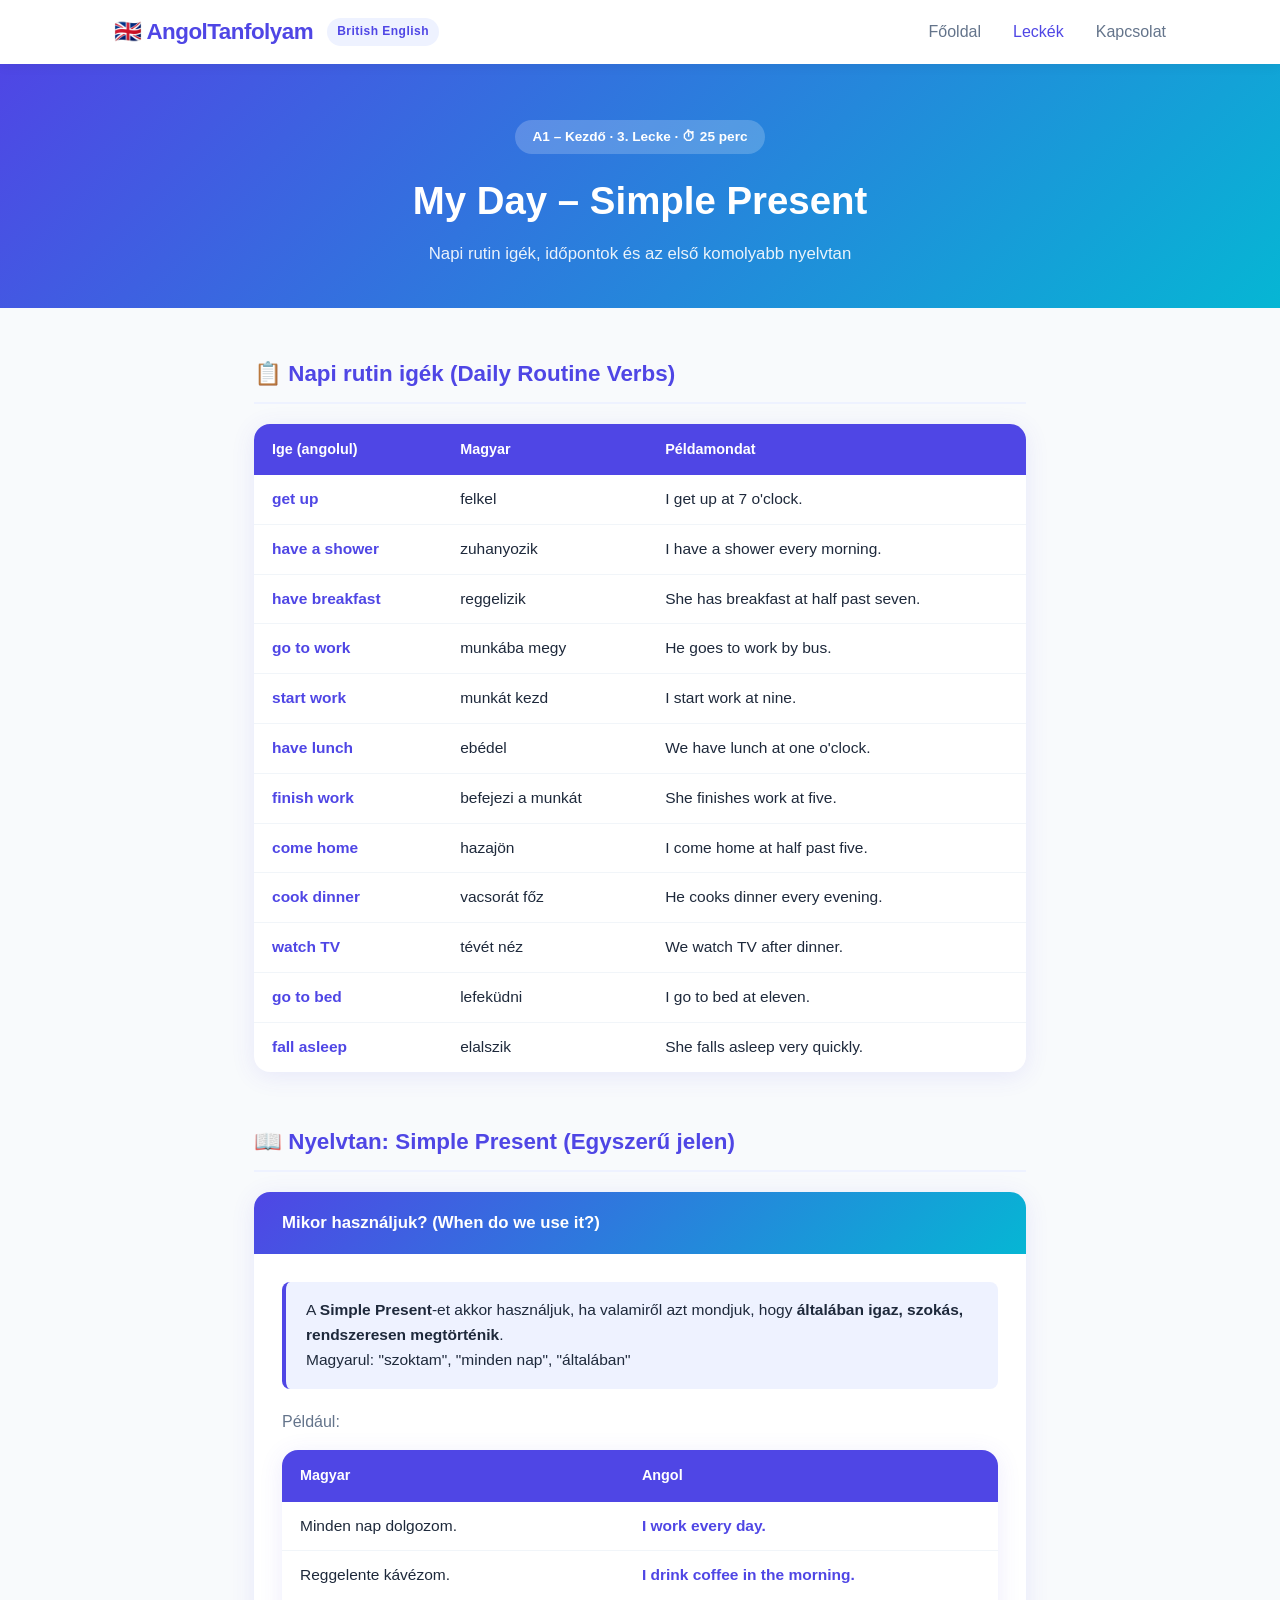
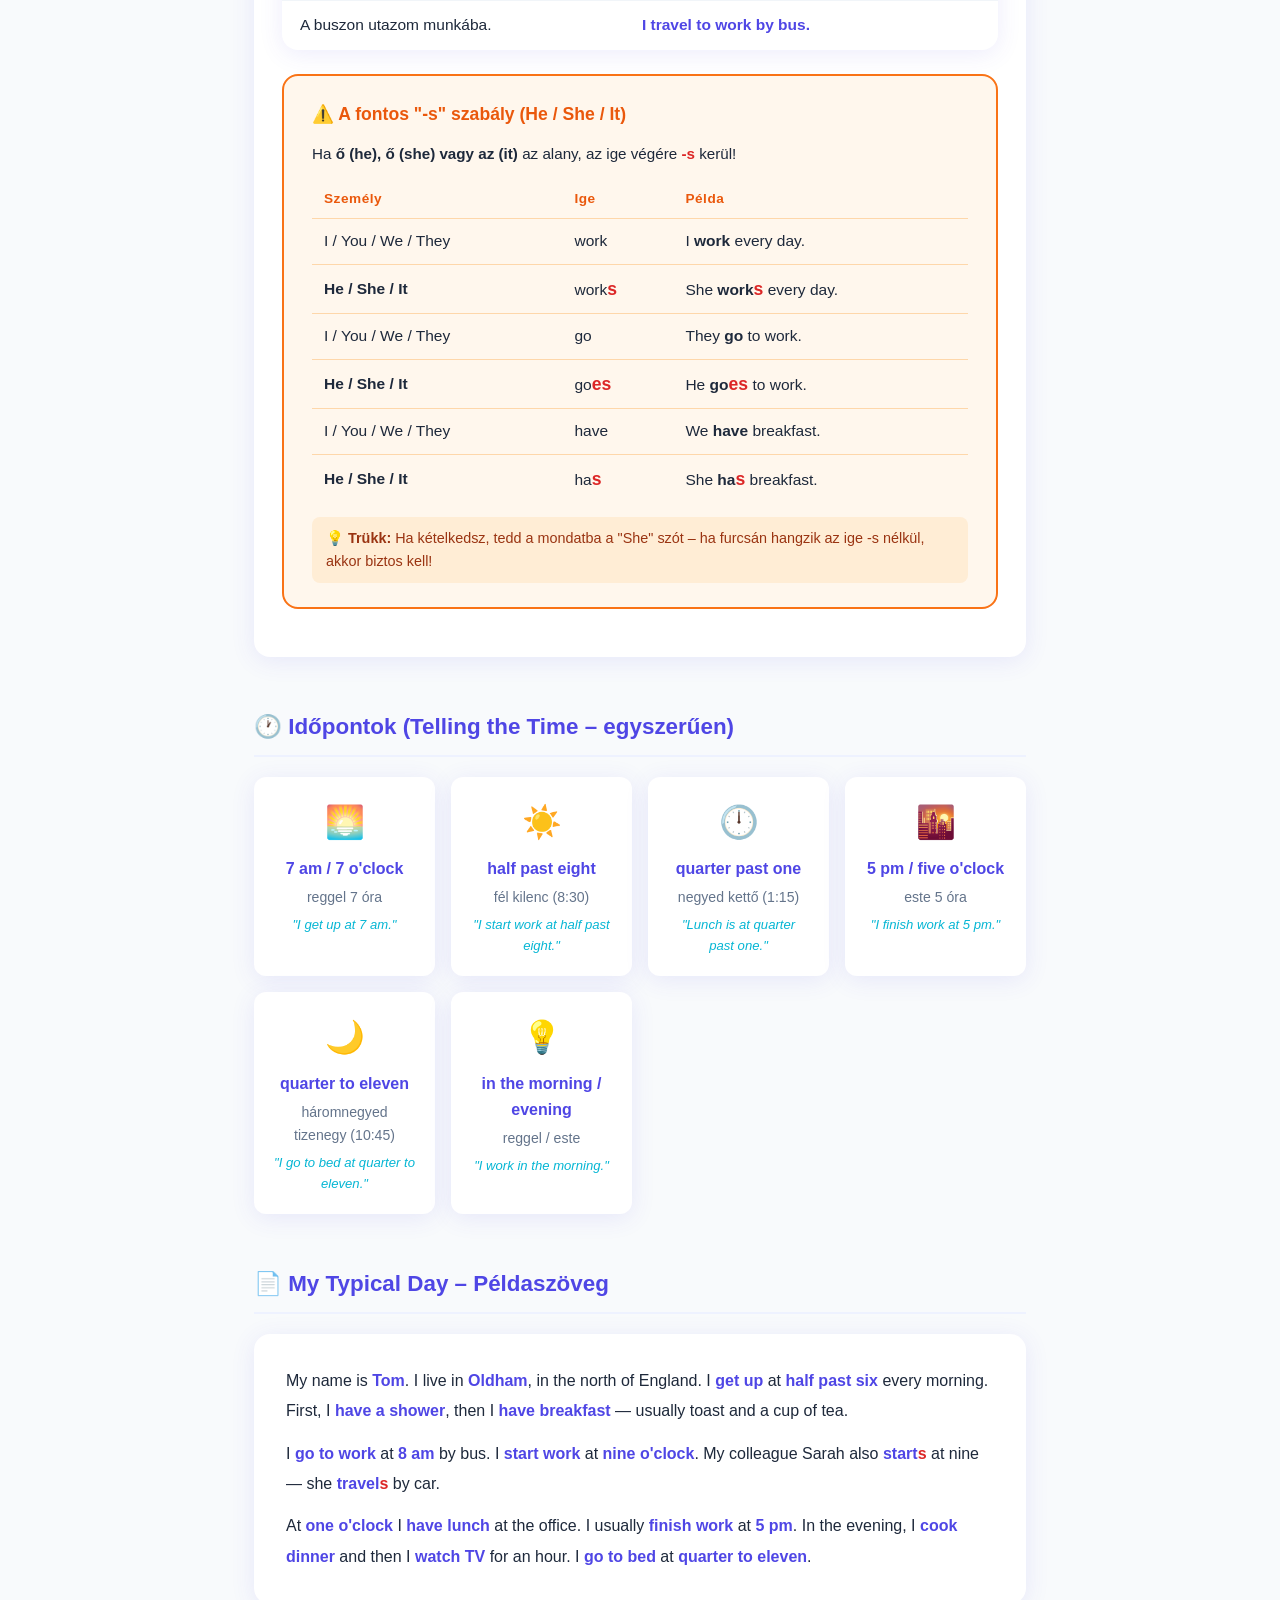
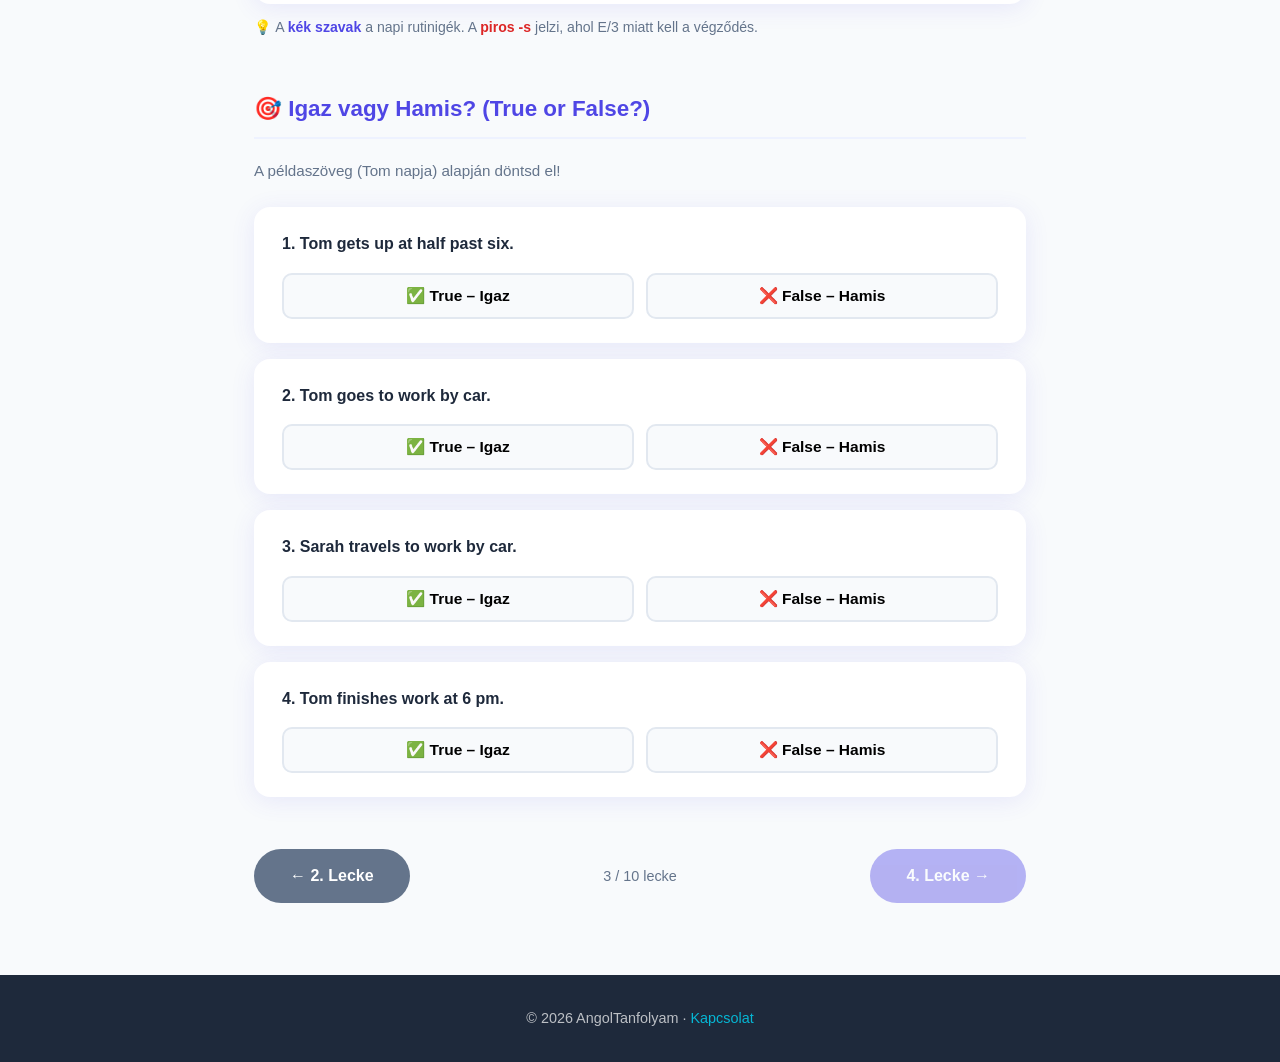
<file: lesson3.html>
<!DOCTYPE html>
<html lang="hu">
<head>
  <meta charset="UTF-8" />
  <meta name="viewport" content="width=device-width, initial-scale=1.0" />
  <title>3. Lecke: My Day – AngolTanfolyam</title>
  <link rel="stylesheet" href="style.css" />
  <style>
    .lesson-hero {
      background: linear-gradient(135deg, var(--primary) 0%, var(--accent) 100%);
      color: var(--white);
      padding: 56px 24px 40px;
      text-align: center;
    }
    .lesson-hero .badge {
      display: inline-block;
      background: rgba(255,255,255,0.2);
      border-radius: 20px;
      padding: 6px 18px;
      font-size: 0.85rem;
      font-weight: 600;
      margin-bottom: 16px;
    }
    .lesson-hero h1 { font-size: clamp(1.6rem, 4vw, 2.4rem); margin-bottom: 10px; }
    .lesson-hero p { opacity: 0.9; font-size: 1.05rem; }

    .lesson-body { max-width: 820px; margin: 0 auto; padding: 48px 24px 72px; }
    .lesson-section { margin-bottom: 52px; }
    .lesson-section h2 {
      font-size: 1.4rem;
      font-weight: 700;
      color: var(--primary);
      margin-bottom: 20px;
      padding-bottom: 10px;
      border-bottom: 2px solid #EEF2FF;
    }

    /* Táblázat */
    .vocab-table {
      width: 100%;
      border-collapse: collapse;
      background: var(--white);
      border-radius: var(--radius);
      overflow: hidden;
      box-shadow: var(--card-shadow);
    }
    .vocab-table th {
      background: var(--primary);
      color: var(--white);
      padding: 14px 18px;
      text-align: left;
      font-size: 0.9rem;
    }
    .vocab-table td { padding: 12px 18px; border-bottom: 1px solid #F1F5F9; font-size: 0.97rem; }
    .vocab-table tr:last-child td { border-bottom: none; }
    .vocab-table tr:hover td { background: #F8FAFF; }
    .vocab-table .en { font-weight: 600; color: var(--primary); }

    /* Nyelvtan doboz */
    .grammar-box {
      background: var(--white);
      border-radius: var(--radius);
      box-shadow: var(--card-shadow);
      overflow: hidden;
    }
    .grammar-box-header {
      background: linear-gradient(135deg, var(--primary), var(--accent));
      color: var(--white);
      padding: 18px 28px;
      font-size: 1.05rem;
      font-weight: 700;
    }
    .grammar-box-body { padding: 28px; }

    .grammar-rule {
      background: #EEF2FF;
      border-left: 4px solid var(--primary);
      border-radius: 8px;
      padding: 16px 20px;
      margin-bottom: 20px;
      font-size: 0.97rem;
    }

    /* S-ending kiemelő doboz */
    .s-box {
      background: #FFF7ED;
      border: 2px solid #F97316;
      border-radius: var(--radius);
      padding: 24px 28px;
      margin: 20px 0;
    }
    .s-box-title {
      font-size: 1.1rem;
      font-weight: 700;
      color: #EA580C;
      margin-bottom: 14px;
    }
    .s-table { width: 100%; border-collapse: collapse; }
    .s-table th { text-align: left; padding: 8px 12px; color: #EA580C; font-size: 0.85rem; letter-spacing: 0.04em; }
    .s-table td { padding: 10px 12px; border-top: 1px solid #FED7AA; font-size: 0.97rem; }
    .s-table .s-end { color: #DC2626; font-weight: 800; font-size: 1.1rem; }
    .s-tip {
      margin-top: 14px;
      font-size: 0.9rem;
      color: #9A3412;
      background: #FFEDD5;
      border-radius: 8px;
      padding: 10px 14px;
    }

    /* Időpontok */
    .time-grid {
      display: grid;
      grid-template-columns: repeat(auto-fit, minmax(180px, 1fr));
      gap: 16px;
    }
    .time-card {
      background: var(--white);
      border-radius: 12px;
      box-shadow: var(--card-shadow);
      padding: 20px;
      text-align: center;
    }
    .time-icon { font-size: 2rem; margin-bottom: 8px; }
    .time-en { font-weight: 700; color: var(--primary); font-size: 1rem; }
    .time-hu { color: var(--text-light); font-size: 0.88rem; margin-top: 4px; }
    .time-example { font-size: 0.82rem; color: var(--accent); margin-top: 6px; font-style: italic; }

    /* Példaszöveg */
    .story-box {
      background: var(--white);
      border-radius: var(--radius);
      box-shadow: var(--card-shadow);
      padding: 32px;
      line-height: 1.9;
      font-size: 1rem;
    }
    .story-box p { margin-bottom: 12px; }
    .story-box p:last-child { margin-bottom: 0; }
    .highlight { color: var(--primary); font-weight: 700; }
    .s-highlight { color: #DC2626; font-weight: 800; }

    /* True/False kvíz */
    .tf-card {
      background: var(--white);
      border-radius: var(--radius);
      box-shadow: var(--card-shadow);
      padding: 24px 28px;
      margin-bottom: 16px;
    }
    .tf-question { font-weight: 600; margin-bottom: 16px; font-size: 1rem; }
    .tf-buttons { display: flex; gap: 12px; }
    .tf-btn {
      flex: 1;
      padding: 12px;
      border-radius: 10px;
      border: 2px solid #E2E8F0;
      font-weight: 700;
      font-size: 0.97rem;
      cursor: pointer;
      background: var(--bg);
      font-family: inherit;
      transition: 0.2s;
    }
    .tf-btn:hover { border-color: var(--primary); background: #EEF2FF; }
    .tf-btn.correct { border-color: #10B981; background: #D1FAE5; color: #065F46; }
    .tf-btn.wrong { border-color: #EF4444; background: #FEE2E2; color: #991B1B; }
    .tf-btn:disabled { cursor: default; }
    .tf-feedback {
      margin-top: 12px;
      padding: 12px 16px;
      border-radius: 8px;
      font-weight: 600;
      font-size: 0.93rem;
      display: none;
    }
    .tf-feedback.show { display: block; }
    .tf-feedback.ok { background: #D1FAE5; color: #065F46; }
    .tf-feedback.ko { background: #FEE2E2; color: #991B1B; }

    .lesson-nav {
      display: flex;
      justify-content: space-between;
      align-items: center;
      margin-top: 48px;
      gap: 16px;
      flex-wrap: wrap;
    }
  </style>
</head>
<body>

  <!-- NAVBAR -->
  <nav>
    <div class="nav-inner">
      <div style="display:flex;align-items:center;gap:14px;">
        <a href="index.html" class="logo">🇬🇧 AngolTanfolyam</a>
        <span style="background:#EEF2FF;color:var(--primary);font-size:0.75rem;font-weight:700;padding:4px 10px;border-radius:20px;letter-spacing:0.04em;">British English</span>
      </div>
      <div class="nav-links" id="navLinks">
        <a href="index.html">Főoldal</a>
        <a href="lessons.html" class="active">Leckék</a>
        <a href="contact.html">Kapcsolat</a>
      </div>
      <button class="hamburger" id="hamburger" aria-label="Menü">
        <span></span><span></span><span></span>
      </button>
    </div>
  </nav>

  <!-- HERO -->
  <div class="lesson-hero">
    <div class="badge">A1 – Kezdő · 3. Lecke · ⏱ 25 perc</div>
    <h1>My Day – Simple Present</h1>
    <p>Napi rutin igék, időpontok és az első komolyabb nyelvtan</p>
  </div>

  <div class="lesson-body">

    <!-- 1. SZÓKINCS -->
    <div class="lesson-section">
      <h2>📋 Napi rutin igék (Daily Routine Verbs)</h2>
      <table class="vocab-table">
        <thead>
          <tr><th>Ige (angolul)</th><th>Magyar</th><th>Példamondat</th></tr>
        </thead>
        <tbody>
          <tr><td class="en">get up</td><td>felkel</td><td>I get up at 7 o'clock.</td></tr>
          <tr><td class="en">have a shower</td><td>zuhanyozik</td><td>I have a shower every morning.</td></tr>
          <tr><td class="en">have breakfast</td><td>reggelizik</td><td>She has breakfast at half past seven.</td></tr>
          <tr><td class="en">go to work</td><td>munkába megy</td><td>He goes to work by bus.</td></tr>
          <tr><td class="en">start work</td><td>munkát kezd</td><td>I start work at nine.</td></tr>
          <tr><td class="en">have lunch</td><td>ebédel</td><td>We have lunch at one o'clock.</td></tr>
          <tr><td class="en">finish work</td><td>befejezi a munkát</td><td>She finishes work at five.</td></tr>
          <tr><td class="en">come home</td><td>hazajön</td><td>I come home at half past five.</td></tr>
          <tr><td class="en">cook dinner</td><td>vacsorát főz</td><td>He cooks dinner every evening.</td></tr>
          <tr><td class="en">watch TV</td><td>tévét néz</td><td>We watch TV after dinner.</td></tr>
          <tr><td class="en">go to bed</td><td>lefeküdni</td><td>I go to bed at eleven.</td></tr>
          <tr><td class="en">fall asleep</td><td>elalszik</td><td>She falls asleep very quickly.</td></tr>
        </tbody>
      </table>
    </div>

    <!-- 2. NYELVTAN -->
    <div class="lesson-section">
      <h2>📖 Nyelvtan: Simple Present (Egyszerű jelen)</h2>
      <div class="grammar-box">
        <div class="grammar-box-header">Mikor használjuk? (When do we use it?)</div>
        <div class="grammar-box-body">
          <div class="grammar-rule">
            A <strong>Simple Present</strong>-et akkor használjuk, ha valamiről azt mondjuk, hogy <strong>általában igaz, szokás, rendszeresen megtörténik</strong>.<br>
            Magyarul: "szoktam", "minden nap", "általában"
          </div>

          <p style="margin-bottom:16px; color:var(--text-light);">Például:</p>
          <table class="vocab-table" style="margin-bottom: 24px;">
            <thead><tr><th>Magyar</th><th>Angol</th></tr></thead>
            <tbody>
              <tr><td>Minden nap dolgozom.</td><td class="en">I work every day.</td></tr>
              <tr><td>Reggelente kávézom.</td><td class="en">I drink coffee in the morning.</td></tr>
              <tr><td>A buszon utazom munkába.</td><td class="en">I travel to work by bus.</td></tr>
            </tbody>
          </table>

          <!-- S-ending doboz -->
          <div class="s-box">
            <div class="s-box-title">⚠️ A fontos "-s" szabály (He / She / It)</div>
            <p style="margin-bottom:14px; font-size:0.95rem;">Ha <strong>ő (he), ő (she) vagy az (it)</strong> az alany, az ige végére <strong style="color:#DC2626;">-s</strong> kerül!</p>
            <table class="s-table">
              <thead><tr><th>Személy</th><th>Ige</th><th>Példa</th></tr></thead>
              <tbody>
                <tr><td>I / You / We / They</td><td>work</td><td>I <strong>work</strong> every day.</td></tr>
                <tr>
                  <td><strong>He / She / It</strong></td>
                  <td>work<span class="s-end">s</span></td>
                  <td>She <strong>work<span class="s-end">s</span></strong> every day.</td>
                </tr>
                <tr><td>I / You / We / They</td><td>go</td><td>They <strong>go</strong> to work.</td></tr>
                <tr>
                  <td><strong>He / She / It</strong></td>
                  <td>go<span class="s-end">es</span></td>
                  <td>He <strong>go<span class="s-end">es</span></strong> to work.</td>
                </tr>
                <tr><td>I / You / We / They</td><td>have</td><td>We <strong>have</strong> breakfast.</td></tr>
                <tr>
                  <td><strong>He / She / It</strong></td>
                  <td>ha<span class="s-end">s</span></td>
                  <td>She <strong>ha<span class="s-end">s</span></strong> breakfast.</td>
                </tr>
              </tbody>
            </table>
            <div class="s-tip">
              💡 <strong>Trükk:</strong> Ha kételkedsz, tedd a mondatba a "She" szót – ha furcsán hangzik az ige -s nélkül, akkor biztos kell!
            </div>
          </div>
        </div>
      </div>
    </div>

    <!-- 3. IDŐPONTOK -->
    <div class="lesson-section">
      <h2>🕐 Időpontok (Telling the Time – egyszerűen)</h2>
      <div class="time-grid">
        <div class="time-card">
          <div class="time-icon">🌅</div>
          <div class="time-en">7 am / 7 o'clock</div>
          <div class="time-hu">reggel 7 óra</div>
          <div class="time-example">"I get up at 7 am."</div>
        </div>
        <div class="time-card">
          <div class="time-icon">☀️</div>
          <div class="time-en">half past eight</div>
          <div class="time-hu">fél kilenc (8:30)</div>
          <div class="time-example">"I start work at half past eight."</div>
        </div>
        <div class="time-card">
          <div class="time-icon">🕛</div>
          <div class="time-en">quarter past one</div>
          <div class="time-hu">negyed kettő (1:15)</div>
          <div class="time-example">"Lunch is at quarter past one."</div>
        </div>
        <div class="time-card">
          <div class="time-icon">🌇</div>
          <div class="time-en">5 pm / five o'clock</div>
          <div class="time-hu">este 5 óra</div>
          <div class="time-example">"I finish work at 5 pm."</div>
        </div>
        <div class="time-card">
          <div class="time-icon">🌙</div>
          <div class="time-en">quarter to eleven</div>
          <div class="time-hu">háromnegyed tizenegy (10:45)</div>
          <div class="time-example">"I go to bed at quarter to eleven."</div>
        </div>
        <div class="time-card">
          <div class="time-icon">💡</div>
          <div class="time-en">in the morning / evening</div>
          <div class="time-hu">reggel / este</div>
          <div class="time-example">"I work in the morning."</div>
        </div>
      </div>
    </div>

    <!-- 4. PÉLDASZÖVEG -->
    <div class="lesson-section">
      <h2>📄 My Typical Day – Példaszöveg</h2>
      <div class="story-box">
        <p>
          My name is <span class="highlight">Tom</span>. I live in <span class="highlight">Oldham</span>, in the north of England.
          I <span class="highlight">get up</span> at <span class="highlight">half past six</span> every morning.
          First, I <span class="highlight">have a shower</span>, then I <span class="highlight">have breakfast</span> — usually toast and a cup of tea.
        </p>
        <p>
          I <span class="highlight">go to work</span> at <span class="highlight">8 am</span> by bus.
          I <span class="highlight">start work</span> at <span class="highlight">nine o'clock</span>.
          My colleague Sarah also <span class="highlight">start<span class="s-highlight">s</span></span> at nine — she <span class="highlight">travel<span class="s-highlight">s</span></span> by car.
        </p>
        <p>
          At <span class="highlight">one o'clock</span> I <span class="highlight">have lunch</span> at the office.
          I usually <span class="highlight">finish work</span> at <span class="highlight">5 pm</span>.
          In the evening, I <span class="highlight">cook dinner</span> and then I <span class="highlight">watch TV</span> for an hour.
          I <span class="highlight">go to bed</span> at <span class="highlight">quarter to eleven</span>.
        </p>
      </div>
      <p style="margin-top:12px; font-size:0.88rem; color:var(--text-light);">
        💡 A <strong style="color:var(--primary);">kék szavak</strong> a napi rutinigék. A <strong style="color:#DC2626;">piros -s</strong> jelzi, ahol E/3 miatt kell a végződés.
      </p>
    </div>

    <!-- 5. TRUE/FALSE KVÍZ -->
    <div class="lesson-section">
      <h2>🎯 Igaz vagy Hamis? (True or False?)</h2>
      <p style="color:var(--text-light); margin-bottom:24px; font-size:0.95rem;">A példaszöveg (Tom napja) alapján döntsd el!</p>

      <div class="tf-card" id="tf1">
        <div class="tf-question">1. Tom gets up at half past six.</div>
        <div class="tf-buttons">
          <button class="tf-btn" onclick="tf(this,'tf1',true)">✅ True – Igaz</button>
          <button class="tf-btn" onclick="tf(this,'tf1',false)">❌ False – Hamis</button>
        </div>
        <div class="tf-feedback" id="tf1-fb"></div>
      </div>

      <div class="tf-card" id="tf2">
        <div class="tf-question">2. Tom goes to work by car.</div>
        <div class="tf-buttons">
          <button class="tf-btn" onclick="tf(this,'tf2',false)">✅ True – Igaz</button>
          <button class="tf-btn" onclick="tf(this,'tf2',true)">❌ False – Hamis</button>
        </div>
        <div class="tf-feedback" id="tf2-fb"></div>
      </div>

      <div class="tf-card" id="tf3">
        <div class="tf-question">3. Sarah travels to work by car.</div>
        <div class="tf-buttons">
          <button class="tf-btn" onclick="tf(this,'tf3',true)">✅ True – Igaz</button>
          <button class="tf-btn" onclick="tf(this,'tf3',false)">❌ False – Hamis</button>
        </div>
        <div class="tf-feedback" id="tf3-fb"></div>
      </div>

      <div class="tf-card" id="tf4">
        <div class="tf-question">4. Tom finishes work at 6 pm.</div>
        <div class="tf-buttons">
          <button class="tf-btn" onclick="tf(this,'tf4',false)">✅ True – Igaz</button>
          <button class="tf-btn" onclick="tf(this,'tf4',true)">❌ False – Hamis</button>
        </div>
        <div class="tf-feedback" id="tf4-fb"></div>
      </div>

    </div>

    <!-- NAVIGÁCIÓ -->
    <div class="lesson-nav">
      <a href="lesson2.html" class="btn btn-primary" style="background:var(--text-light);">← 2. Lecke</a>
      <span style="color:var(--text-light); font-size:0.9rem;">3 / 10 lecke</span>
      <a href="#" class="btn btn-primary" style="opacity:0.4; pointer-events:none;">4. Lecke →</a>
    </div>

  </div>

  <!-- FOOTER -->
  <footer>
    <p>© 2026 AngolTanfolyam · <a href="contact.html">Kapcsolat</a></p>
  </footer>

  <script>
    const hamburger = document.getElementById('hamburger');
    const navLinks = document.getElementById('navLinks');
    hamburger.addEventListener('click', () => navLinks.classList.toggle('open'));

    function tf(btn, id, isCorrect) {
      const card = document.getElementById(id);
      const fb = document.getElementById(id + '-fb');
      card.querySelectorAll('.tf-btn').forEach(b => b.disabled = true);
      btn.classList.add(isCorrect ? 'correct' : 'wrong');
      fb.classList.add('show', isCorrect ? 'ok' : 'ko');
      fb.textContent = isCorrect ? '✅ Helyes!' : '❌ Nem – nézd meg újra a szöveget!';
    }
  </script>
</body>
</html>
</file>
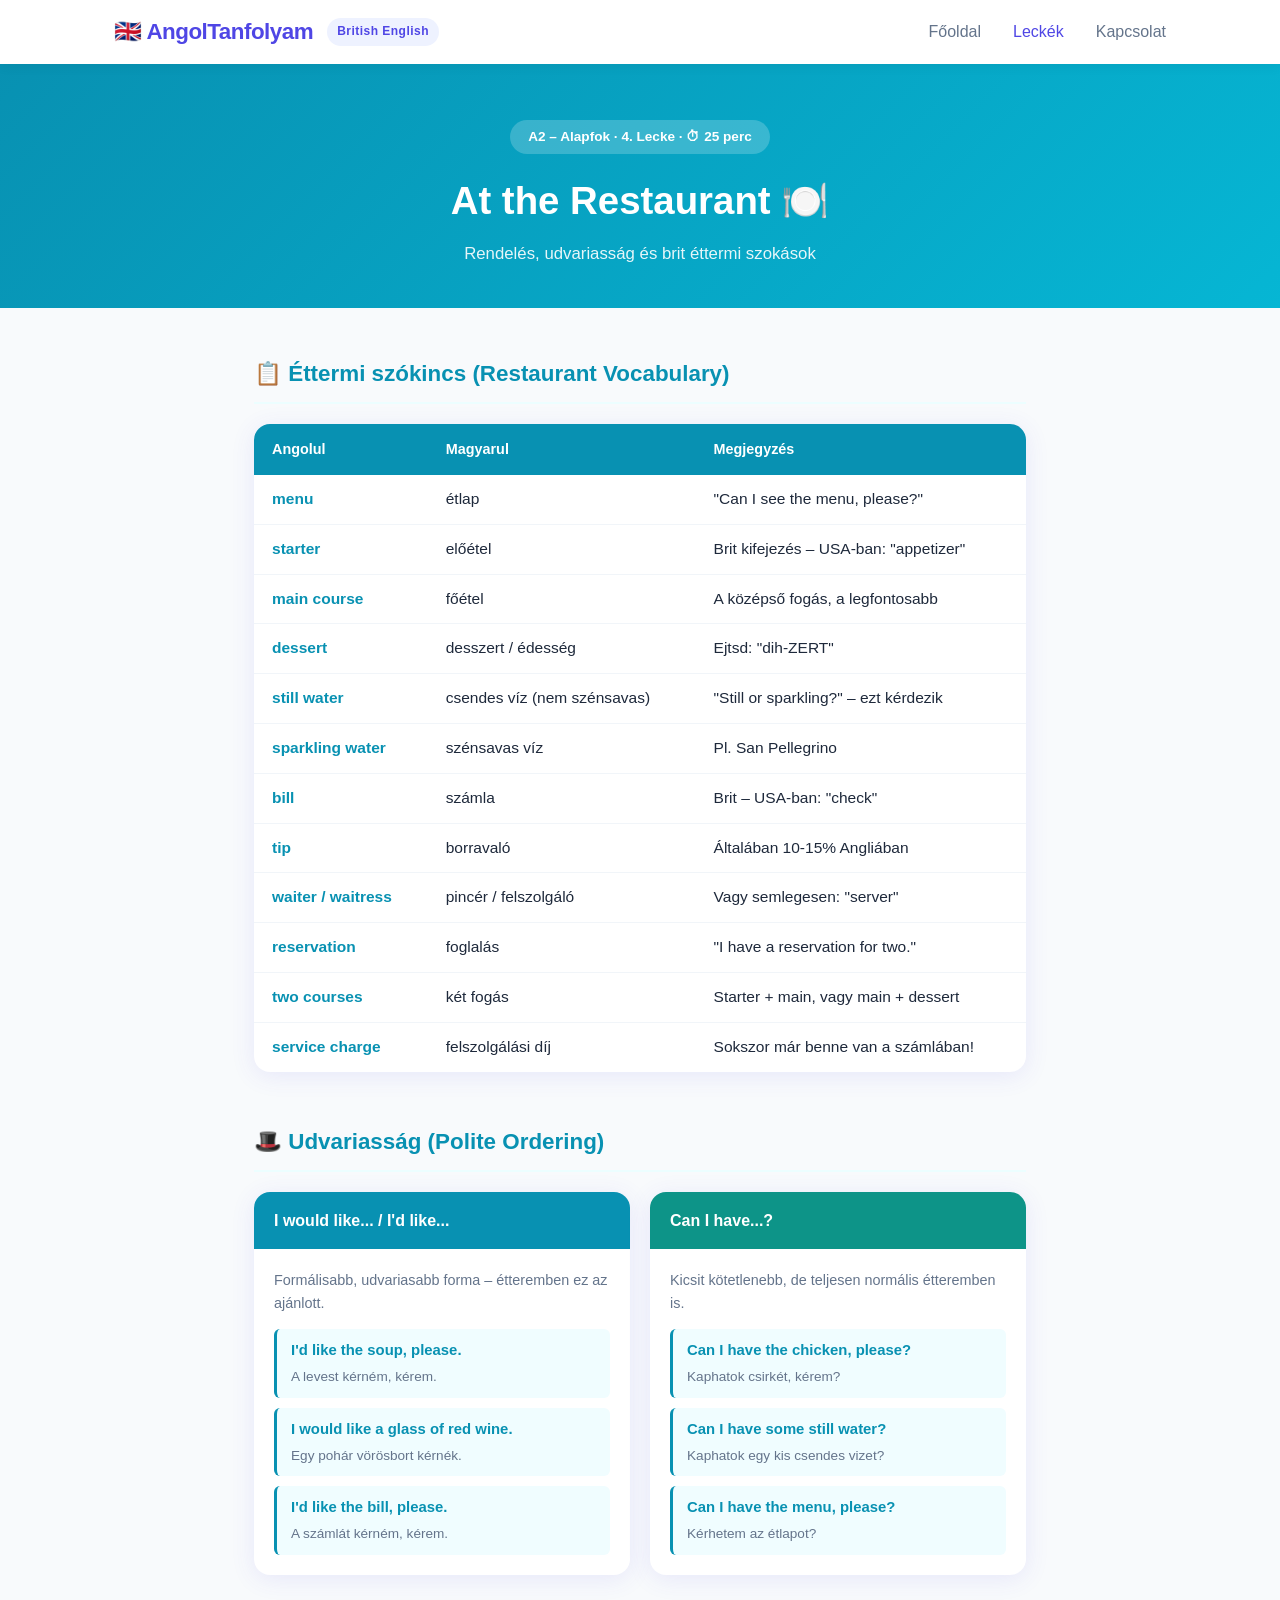
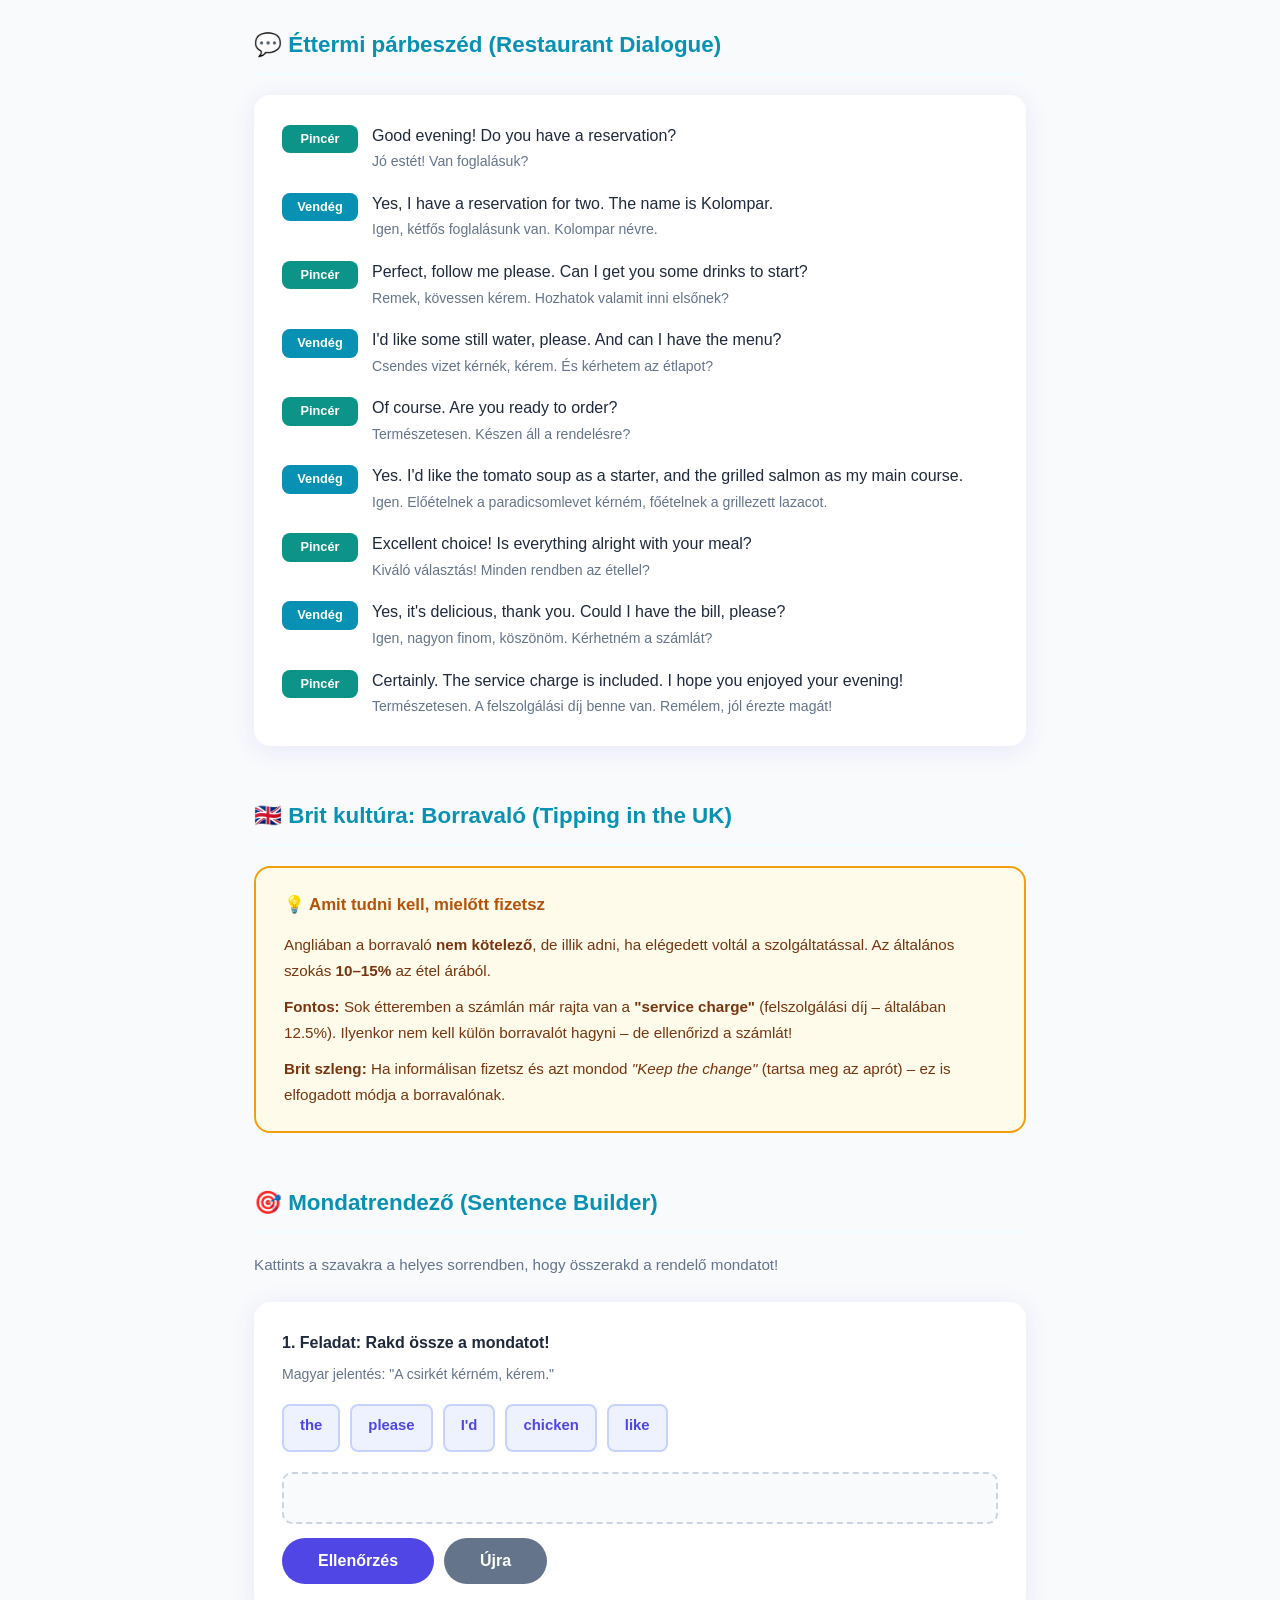
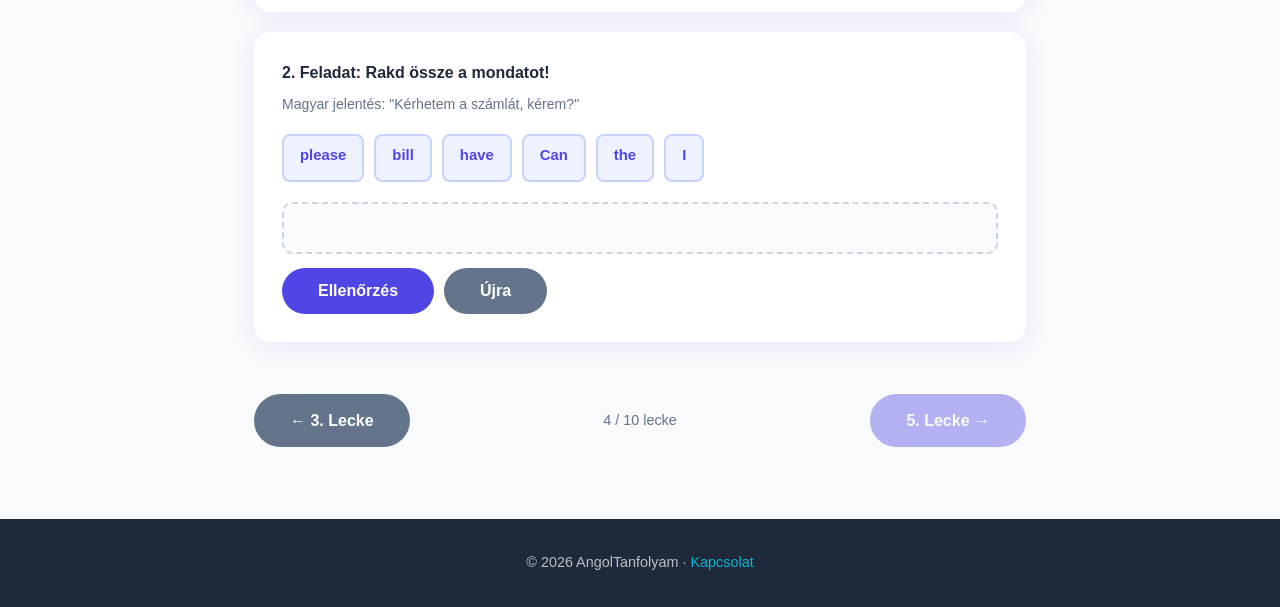
<file: lesson4.html>
<!DOCTYPE html>
<html lang="hu">
<head>
  <meta charset="UTF-8" />
  <meta name="viewport" content="width=device-width, initial-scale=1.0" />
  <title>4. Lecke: At the Restaurant – AngolTanfolyam</title>
  <link rel="stylesheet" href="style.css" />
  <style>
    .lesson-hero {
      background: linear-gradient(135deg, #0891B2 0%, #06B6D4 100%);
      color: var(--white);
      padding: 56px 24px 40px;
      text-align: center;
    }
    .lesson-hero .badge {
      display: inline-block;
      background: rgba(255,255,255,0.2);
      border-radius: 20px;
      padding: 6px 18px;
      font-size: 0.85rem;
      font-weight: 600;
      margin-bottom: 16px;
    }
    .lesson-hero h1 { font-size: clamp(1.6rem, 4vw, 2.4rem); margin-bottom: 10px; }
    .lesson-hero p { opacity: 0.9; font-size: 1.05rem; }

    .lesson-body { max-width: 820px; margin: 0 auto; padding: 48px 24px 72px; }
    .lesson-section { margin-bottom: 52px; }
    .lesson-section h2 {
      font-size: 1.4rem;
      font-weight: 700;
      color: #0891B2;
      margin-bottom: 20px;
      padding-bottom: 10px;
      border-bottom: 2px solid #ECFEFF;
    }

    .vocab-table {
      width: 100%;
      border-collapse: collapse;
      background: var(--white);
      border-radius: var(--radius);
      overflow: hidden;
      box-shadow: var(--card-shadow);
    }
    .vocab-table th {
      background: #0891B2;
      color: var(--white);
      padding: 14px 18px;
      text-align: left;
      font-size: 0.9rem;
    }
    .vocab-table td { padding: 12px 18px; border-bottom: 1px solid #F1F5F9; font-size: 0.97rem; }
    .vocab-table tr:last-child td { border-bottom: none; }
    .vocab-table tr:hover td { background: #F0FDFF; }
    .vocab-table .en { font-weight: 600; color: #0891B2; }

    /* Udvariasság doboz */
    .polite-grid { display: grid; grid-template-columns: 1fr 1fr; gap: 20px; }
    @media (max-width: 580px) { .polite-grid { grid-template-columns: 1fr; } }

    .polite-card {
      background: var(--white);
      border-radius: var(--radius);
      box-shadow: var(--card-shadow);
      overflow: hidden;
    }
    .polite-card-header {
      padding: 16px 20px;
      font-weight: 700;
      font-size: 1rem;
      color: var(--white);
    }
    .polite-card-header.blue { background: #0891B2; }
    .polite-card-header.teal { background: #0D9488; }
    .polite-card-body { padding: 20px; }
    .polite-example {
      background: #F0FDFF;
      border-left: 3px solid #0891B2;
      border-radius: 6px;
      padding: 10px 14px;
      margin-bottom: 10px;
      font-size: 0.93rem;
    }
    .polite-example:last-child { margin-bottom: 0; }
    .polite-example .en { font-weight: 600; color: #0891B2; }
    .polite-example .hu { color: var(--text-light); font-size: 0.85rem; margin-top: 3px; }

    /* Párbeszéd */
    .dialogue {
      background: var(--white);
      border-radius: var(--radius);
      box-shadow: var(--card-shadow);
      padding: 28px;
    }
    .dialogue-line { display: flex; gap: 14px; margin-bottom: 18px; align-items: flex-start; }
    .dialogue-line:last-child { margin-bottom: 0; }
    .speaker {
      min-width: 76px;
      font-weight: 700;
      font-size: 0.8rem;
      color: var(--white);
      background: #0891B2;
      border-radius: 8px;
      padding: 4px 10px;
      text-align: center;
      margin-top: 2px;
    }
    .speaker.b { background: #0D9488; }
    .dialogue-text .en-text { font-weight: 500; }
    .dialogue-text .hu-text { color: var(--text-light); font-size: 0.88rem; margin-top: 2px; }

    /* Kultúra doboz */
    .culture-box {
      background: #FFFBEB;
      border: 2px solid #F59E0B;
      border-radius: var(--radius);
      padding: 24px 28px;
    }
    .culture-box-title { font-size: 1.05rem; font-weight: 700; color: #B45309; margin-bottom: 14px; }
    .culture-box p { color: #78350F; font-size: 0.95rem; line-height: 1.7; margin-bottom: 10px; }
    .culture-box p:last-child { margin-bottom: 0; }

    /* Mondatrendező */
    .sorter-card {
      background: var(--white);
      border-radius: var(--radius);
      box-shadow: var(--card-shadow);
      padding: 28px;
      margin-bottom: 20px;
    }
    .sorter-task { font-weight: 600; margin-bottom: 8px; font-size: 1rem; }
    .sorter-hint { color: var(--text-light); font-size: 0.88rem; margin-bottom: 18px; }
    .word-pool { display: flex; flex-wrap: wrap; gap: 10px; margin-bottom: 20px; min-height: 48px; }
    .word-chip {
      background: #EEF2FF;
      color: var(--primary);
      border: 2px solid #C7D2FE;
      border-radius: 8px;
      padding: 8px 16px;
      font-weight: 600;
      font-size: 0.93rem;
      cursor: pointer;
      transition: 0.15s;
      user-select: none;
    }
    .word-chip:hover { background: var(--primary); color: var(--white); border-color: var(--primary); }
    .word-chip.used { opacity: 0.3; pointer-events: none; }
    .answer-zone {
      min-height: 52px;
      border: 2px dashed #CBD5E1;
      border-radius: 10px;
      padding: 10px 14px;
      display: flex;
      flex-wrap: wrap;
      gap: 8px;
      align-items: center;
      background: #F8FAFC;
      margin-bottom: 14px;
    }
    .answer-chip {
      background: var(--primary);
      color: var(--white);
      border-radius: 8px;
      padding: 6px 14px;
      font-weight: 600;
      font-size: 0.9rem;
      cursor: pointer;
    }
    .answer-chip:hover { background: var(--primary-dark); }
    .sorter-btns { display: flex; gap: 10px; flex-wrap: wrap; }
    .sorter-result {
      margin-top: 14px;
      padding: 14px 18px;
      border-radius: 10px;
      font-weight: 600;
      display: none;
    }
    .sorter-result.show { display: block; }
    .sorter-result.ok { background: #D1FAE5; color: #065F46; }
    .sorter-result.ko { background: #FEE2E2; color: #991B1B; }

    .lesson-nav {
      display: flex;
      justify-content: space-between;
      align-items: center;
      margin-top: 48px;
      gap: 16px;
      flex-wrap: wrap;
    }
  </style>
</head>
<body>

  <!-- NAVBAR -->
  <nav>
    <div class="nav-inner">
      <div style="display:flex;align-items:center;gap:14px;">
        <a href="index.html" class="logo">🇬🇧 AngolTanfolyam</a>
        <span style="background:#EEF2FF;color:var(--primary);font-size:0.75rem;font-weight:700;padding:4px 10px;border-radius:20px;letter-spacing:0.04em;">British English</span>
      </div>
      <div class="nav-links" id="navLinks">
        <a href="index.html">Főoldal</a>
        <a href="lessons.html" class="active">Leckék</a>
        <a href="contact.html">Kapcsolat</a>
      </div>
      <button class="hamburger" id="hamburger" aria-label="Menü">
        <span></span><span></span><span></span>
      </button>
    </div>
  </nav>

  <!-- HERO -->
  <div class="lesson-hero">
    <div class="badge">A2 – Alapfok · 4. Lecke · ⏱ 25 perc</div>
    <h1>At the Restaurant 🍽️</h1>
    <p>Rendelés, udvariasság és brit éttermi szokások</p>
  </div>

  <div class="lesson-body">

    <!-- 1. SZÓKINCS -->
    <div class="lesson-section">
      <h2>📋 Éttermi szókincs (Restaurant Vocabulary)</h2>
      <table class="vocab-table">
        <thead>
          <tr><th>Angolul</th><th>Magyarul</th><th>Megjegyzés</th></tr>
        </thead>
        <tbody>
          <tr><td class="en">menu</td><td>étlap</td><td>"Can I see the menu, please?"</td></tr>
          <tr><td class="en">starter</td><td>előétel</td><td>Brit kifejezés – USA-ban: "appetizer"</td></tr>
          <tr><td class="en">main course</td><td>főétel</td><td>A középső fogás, a legfontosabb</td></tr>
          <tr><td class="en">dessert</td><td>desszert / édesség</td><td>Ejtsd: "dih-ZERT"</td></tr>
          <tr><td class="en">still water</td><td>csendes víz (nem szénsavas)</td><td>"Still or sparkling?" – ezt kérdezik</td></tr>
          <tr><td class="en">sparkling water</td><td>szénsavas víz</td><td>Pl. San Pellegrino</td></tr>
          <tr><td class="en">bill</td><td>számla</td><td>Brit – USA-ban: "check"</td></tr>
          <tr><td class="en">tip</td><td>borravaló</td><td>Általában 10-15% Angliában</td></tr>
          <tr><td class="en">waiter / waitress</td><td>pincér / felszolgáló</td><td>Vagy semlegesen: "server"</td></tr>
          <tr><td class="en">reservation</td><td>foglalás</td><td>"I have a reservation for two."</td></tr>
          <tr><td class="en">two courses</td><td>két fogás</td><td>Starter + main, vagy main + dessert</td></tr>
          <tr><td class="en">service charge</td><td>felszolgálási díj</td><td>Sokszor már benne van a számlában!</td></tr>
        </tbody>
      </table>
    </div>

    <!-- 2. UDVARIASSÁG -->
    <div class="lesson-section">
      <h2>🎩 Udvariasság (Polite Ordering)</h2>
      <div class="polite-grid">
        <div class="polite-card">
          <div class="polite-card-header blue">I would like... / I'd like...</div>
          <div class="polite-card-body">
            <p style="color:var(--text-light);font-size:0.9rem;margin-bottom:14px;">Formálisabb, udvariasabb forma – étteremben ez az ajánlott.</p>
            <div class="polite-example">
              <div class="en">I'd like the soup, please.</div>
              <div class="hu">A levest kérném, kérem.</div>
            </div>
            <div class="polite-example">
              <div class="en">I would like a glass of red wine.</div>
              <div class="hu">Egy pohár vörösbort kérnék.</div>
            </div>
            <div class="polite-example">
              <div class="en">I'd like the bill, please.</div>
              <div class="hu">A számlát kérném, kérem.</div>
            </div>
          </div>
        </div>
        <div class="polite-card">
          <div class="polite-card-header teal">Can I have...?</div>
          <div class="polite-card-body">
            <p style="color:var(--text-light);font-size:0.9rem;margin-bottom:14px;">Kicsit kötetlenebb, de teljesen normális étteremben is.</p>
            <div class="polite-example">
              <div class="en">Can I have the chicken, please?</div>
              <div class="hu">Kaphatok csirkét, kérem?</div>
            </div>
            <div class="polite-example">
              <div class="en">Can I have some still water?</div>
              <div class="hu">Kaphatok egy kis csendes vizet?</div>
            </div>
            <div class="polite-example">
              <div class="en">Can I have the menu, please?</div>
              <div class="hu">Kérhetem az étlapot?</div>
            </div>
          </div>
        </div>
      </div>
    </div>

    <!-- 3. PÁRBESZÉD -->
    <div class="lesson-section">
      <h2>💬 Éttermi párbeszéd (Restaurant Dialogue)</h2>
      <div class="dialogue">
        <div class="dialogue-line">
          <div class="speaker b">Pincér</div>
          <div class="dialogue-text">
            <div class="en-text">Good evening! Do you have a reservation?</div>
            <div class="hu-text">Jó estét! Van foglalásuk?</div>
          </div>
        </div>
        <div class="dialogue-line">
          <div class="speaker">Vendég</div>
          <div class="dialogue-text">
            <div class="en-text">Yes, I have a reservation for two. The name is Kolompar.</div>
            <div class="hu-text">Igen, kétfős foglalásunk van. Kolompar névre.</div>
          </div>
        </div>
        <div class="dialogue-line">
          <div class="speaker b">Pincér</div>
          <div class="dialogue-text">
            <div class="en-text">Perfect, follow me please. Can I get you some drinks to start?</div>
            <div class="hu-text">Remek, kövessen kérem. Hozhatok valamit inni elsőnek?</div>
          </div>
        </div>
        <div class="dialogue-line">
          <div class="speaker">Vendég</div>
          <div class="dialogue-text">
            <div class="en-text">I'd like some still water, please. And can I have the menu?</div>
            <div class="hu-text">Csendes vizet kérnék, kérem. És kérhetem az étlapot?</div>
          </div>
        </div>
        <div class="dialogue-line">
          <div class="speaker b">Pincér</div>
          <div class="dialogue-text">
            <div class="en-text">Of course. Are you ready to order?</div>
            <div class="hu-text">Természetesen. Készen áll a rendelésre?</div>
          </div>
        </div>
        <div class="dialogue-line">
          <div class="speaker">Vendég</div>
          <div class="dialogue-text">
            <div class="en-text">Yes. I'd like the tomato soup as a starter, and the grilled salmon as my main course.</div>
            <div class="hu-text">Igen. Előételnek a paradicsomlevet kérném, főételnek a grillezett lazacot.</div>
          </div>
        </div>
        <div class="dialogue-line">
          <div class="speaker b">Pincér</div>
          <div class="dialogue-text">
            <div class="en-text">Excellent choice! Is everything alright with your meal?</div>
            <div class="hu-text">Kiváló választás! Minden rendben az étellel?</div>
          </div>
        </div>
        <div class="dialogue-line">
          <div class="speaker">Vendég</div>
          <div class="dialogue-text">
            <div class="en-text">Yes, it's delicious, thank you. Could I have the bill, please?</div>
            <div class="hu-text">Igen, nagyon finom, köszönöm. Kérhetném a számlát?</div>
          </div>
        </div>
        <div class="dialogue-line">
          <div class="speaker b">Pincér</div>
          <div class="dialogue-text">
            <div class="en-text">Certainly. The service charge is included. I hope you enjoyed your evening!</div>
            <div class="hu-text">Természetesen. A felszolgálási díj benne van. Remélem, jól érezte magát!</div>
          </div>
        </div>
      </div>
    </div>

    <!-- 4. KULTÚRA -->
    <div class="lesson-section">
      <h2>🇬🇧 Brit kultúra: Borravaló (Tipping in the UK)</h2>
      <div class="culture-box">
        <div class="culture-box-title">💡 Amit tudni kell, mielőtt fizetsz</div>
        <p>Angliában a borravaló <strong>nem kötelező</strong>, de illik adni, ha elégedett voltál a szolgáltatással. Az általános szokás <strong>10–15%</strong> az étel árából.</p>
        <p><strong>Fontos:</strong> Sok étteremben a számlán már rajta van a <strong>"service charge"</strong> (felszolgálási díj – általában 12.5%). Ilyenkor nem kell külön borravalót hagyni – de ellenőrizd a számlát!</p>
        <p><strong>Brit szleng:</strong> Ha informálisan fizetsz és azt mondod <em>"Keep the change"</em> (tartsa meg az aprót) – ez is elfogadott módja a borravalónak.</p>
      </div>
    </div>

    <!-- 5. MONDATRENDEZŐ -->
    <div class="lesson-section">
      <h2>🎯 Mondatrendező (Sentence Builder)</h2>
      <p style="color:var(--text-light); margin-bottom:24px; font-size:0.95rem;">Kattints a szavakra a helyes sorrendben, hogy összerakd a rendelő mondatot!</p>

      <!-- Feladat 1 -->
      <div class="sorter-card" id="s1">
        <div class="sorter-task">1. Feladat: Rakd össze a mondatot!</div>
        <div class="sorter-hint">Magyar jelentés: "A csirkét kérném, kérem."</div>
        <div class="word-pool" id="s1-pool">
          <span class="word-chip" onclick="addWord(this,'s1','the')">the</span>
          <span class="word-chip" onclick="addWord(this,'s1','please')">please</span>
          <span class="word-chip" onclick="addWord(this,'s1','I\'d')">I'd</span>
          <span class="word-chip" onclick="addWord(this,'s1','chicken')">chicken</span>
          <span class="word-chip" onclick="addWord(this,'s1','like')">like</span>
        </div>
        <div class="answer-zone" id="s1-answer"></div>
        <div class="sorter-btns">
          <button class="btn btn-primary" onclick="checkSorter('s1', [\"I'd\",'like','the','chicken','please'])">Ellenőrzés</button>
          <button class="btn btn-primary" style="background:var(--text-light);" onclick="resetSorter('s1')">Újra</button>
        </div>
        <div class="sorter-result" id="s1-result"></div>
      </div>

      <!-- Feladat 2 -->
      <div class="sorter-card" id="s2">
        <div class="sorter-task">2. Feladat: Rakd össze a mondatot!</div>
        <div class="sorter-hint">Magyar jelentés: "Kérhetem a számlát, kérem?"</div>
        <div class="word-pool" id="s2-pool">
          <span class="word-chip" onclick="addWord(this,'s2','please')">please</span>
          <span class="word-chip" onclick="addWord(this,'s2','bill')">bill</span>
          <span class="word-chip" onclick="addWord(this,'s2','have')">have</span>
          <span class="word-chip" onclick="addWord(this,'s2','Can')">Can</span>
          <span class="word-chip" onclick="addWord(this,'s2','the')">the</span>
          <span class="word-chip" onclick="addWord(this,'s2','I')">I</span>
        </div>
        <div class="answer-zone" id="s2-answer"></div>
        <div class="sorter-btns">
          <button class="btn btn-primary" onclick="checkSorter('s2', ['Can','I','have','the','bill','please'])">Ellenőrzés</button>
          <button class="btn btn-primary" style="background:var(--text-light);" onclick="resetSorter('s2')">Újra</button>
        </div>
        <div class="sorter-result" id="s2-result"></div>
      </div>

    </div>

    <!-- NAVIGÁCIÓ -->
    <div class="lesson-nav">
      <a href="lesson3.html" class="btn btn-primary" style="background:var(--text-light);">← 3. Lecke</a>
      <span style="color:var(--text-light); font-size:0.9rem;">4 / 10 lecke</span>
      <a href="#" class="btn btn-primary" style="opacity:0.4; pointer-events:none;">5. Lecke →</a>
    </div>

  </div>

  <!-- FOOTER -->
  <footer>
    <p>© 2026 AngolTanfolyam · <a href="contact.html">Kapcsolat</a></p>
  </footer>

  <script>
    const hamburger = document.getElementById('hamburger');
    const navLinks = document.getElementById('navLinks');
    hamburger.addEventListener('click', () => navLinks.classList.toggle('open'));

    const sorterState = {};

    function addWord(chip, id, word) {
      if (!sorterState[id]) sorterState[id] = [];
      sorterState[id].push(word);
      chip.classList.add('used');

      const zone = document.getElementById(id + '-answer');
      const el = document.createElement('span');
      el.className = 'answer-chip';
      el.textContent = word;
      el.onclick = () => removeWord(el, chip, id, word);
      zone.appendChild(el);
    }

    function removeWord(el, chip, id, word) {
      sorterState[id] = sorterState[id].filter((_, i) => {
        if (sorterState[id][i] === word && !el._removed) { el._removed = true; return false; }
        return true;
      });
      el.remove();
      chip.classList.remove('used');
    }

    function checkSorter(id, correct) {
      const result = document.getElementById(id + '-result');
      const answer = sorterState[id] || [];
      const ok = answer.length === correct.length && answer.every((w, i) => w === correct[i]);
      result.className = 'sorter-result show ' + (ok ? 'ok' : 'ko');
      result.textContent = ok
        ? '✅ Helyes! "' + correct.join(' ') + '"'
        : '❌ Nem egészen. Helyes sorrend: "' + correct.join(' ') + '"';
    }

    function resetSorter(id) {
      sorterState[id] = [];
      document.getElementById(id + '-answer').innerHTML = '';
      document.getElementById(id + '-result').className = 'sorter-result';
      document.querySelectorAll('#' + id + '-pool .word-chip').forEach(c => c.classList.remove('used'));
    }
  </script>
</body>
</html>
</file>
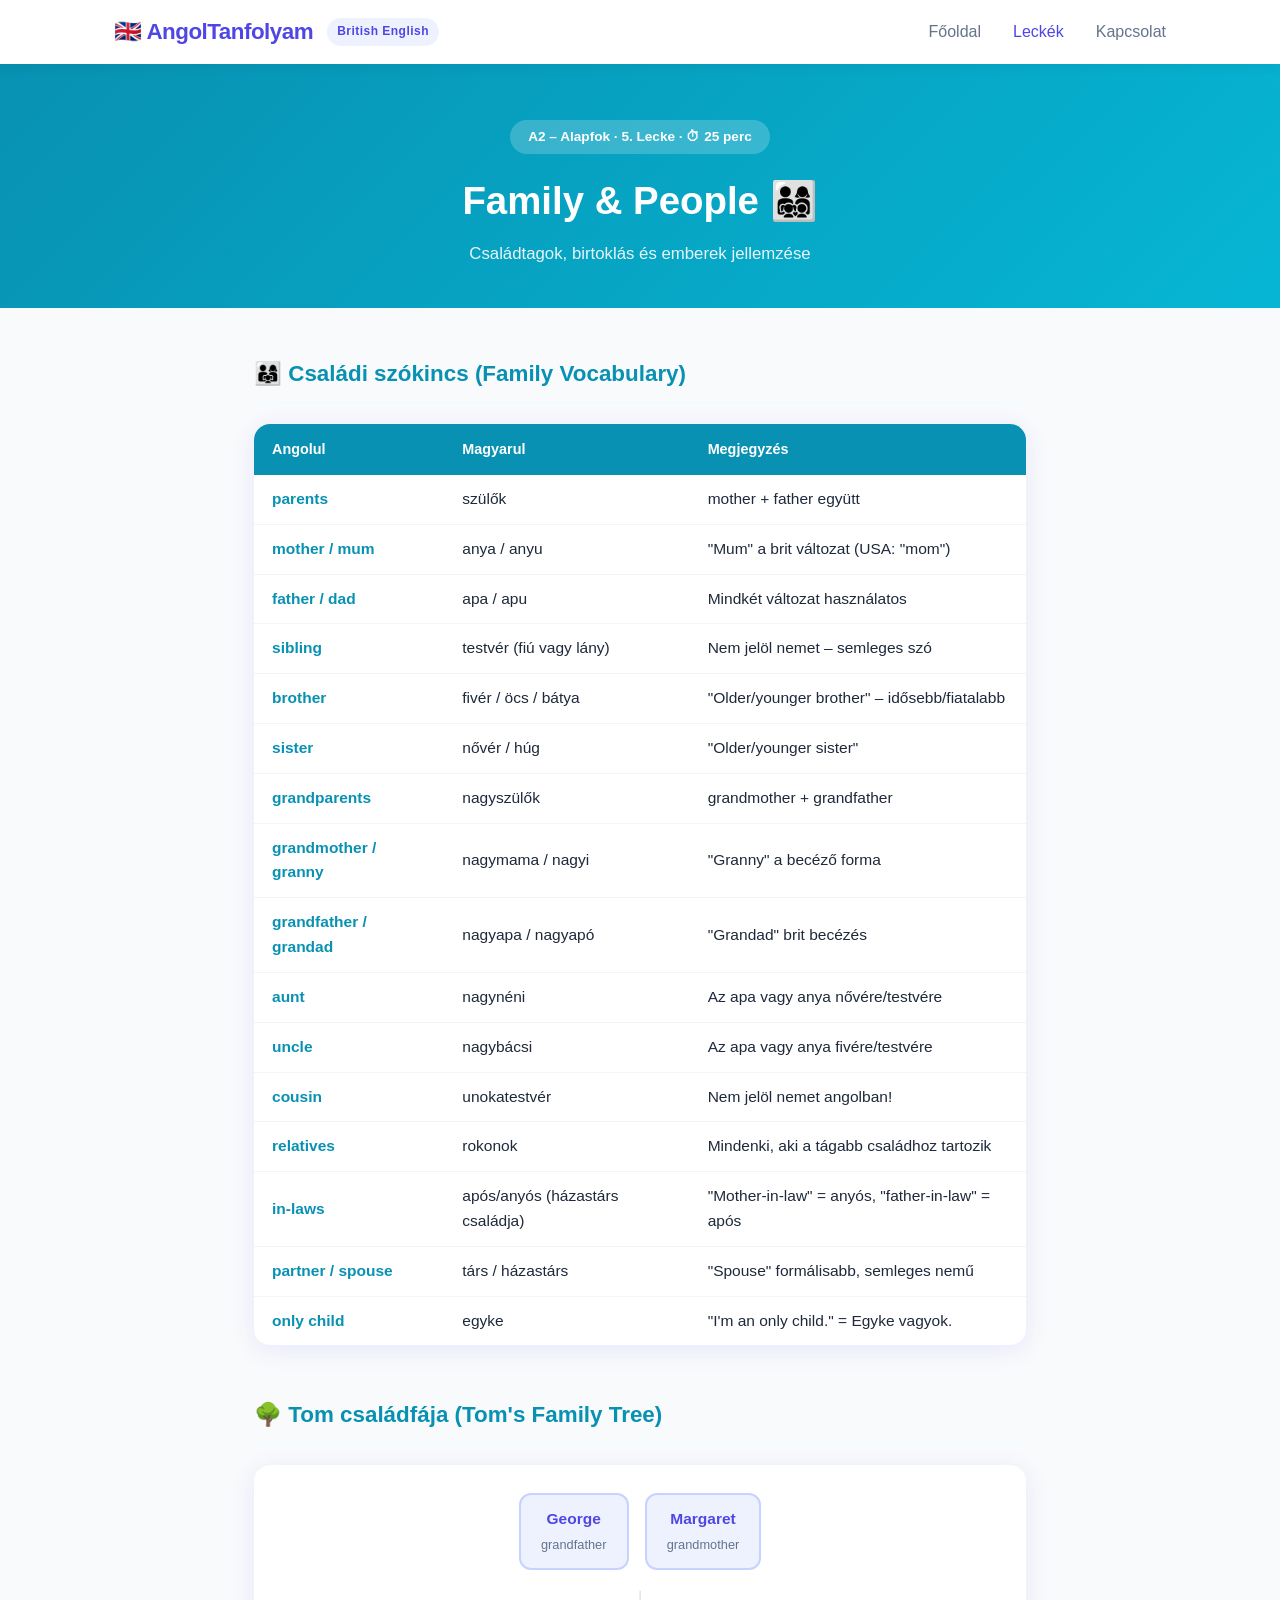
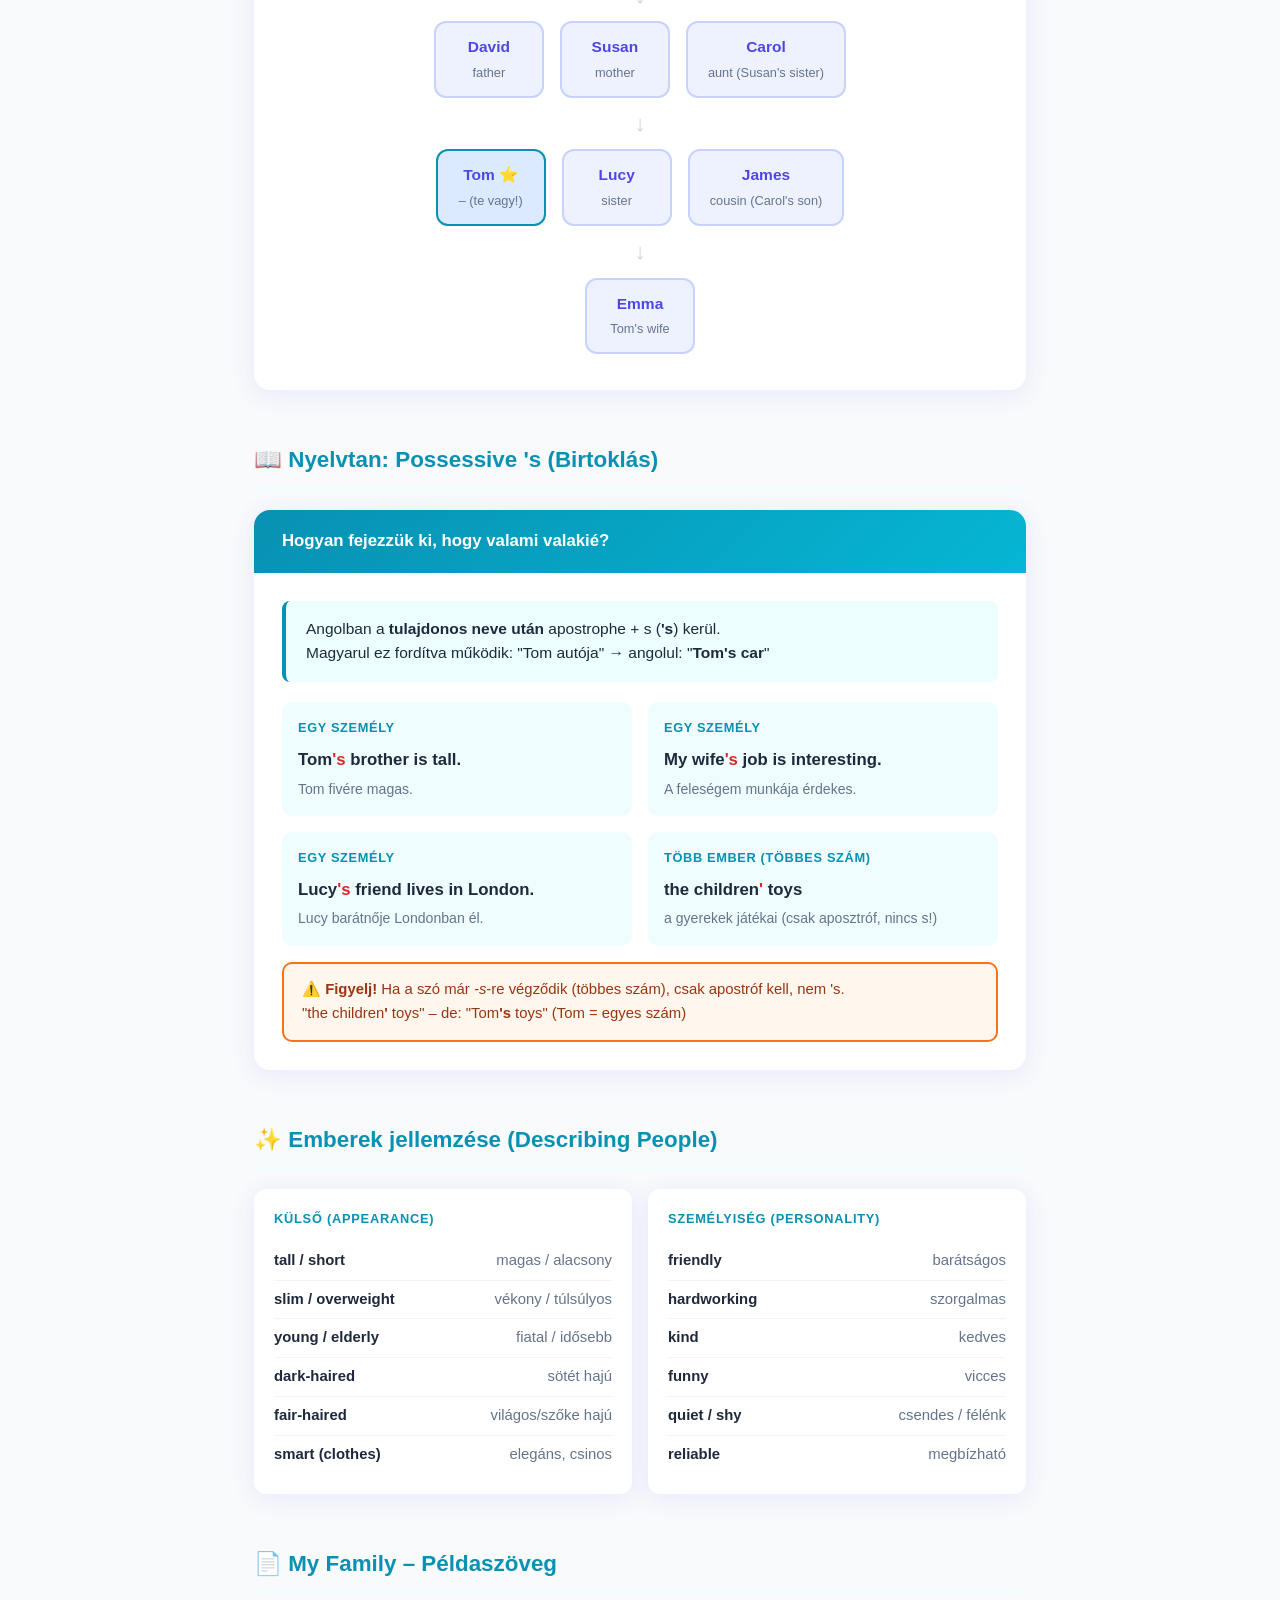
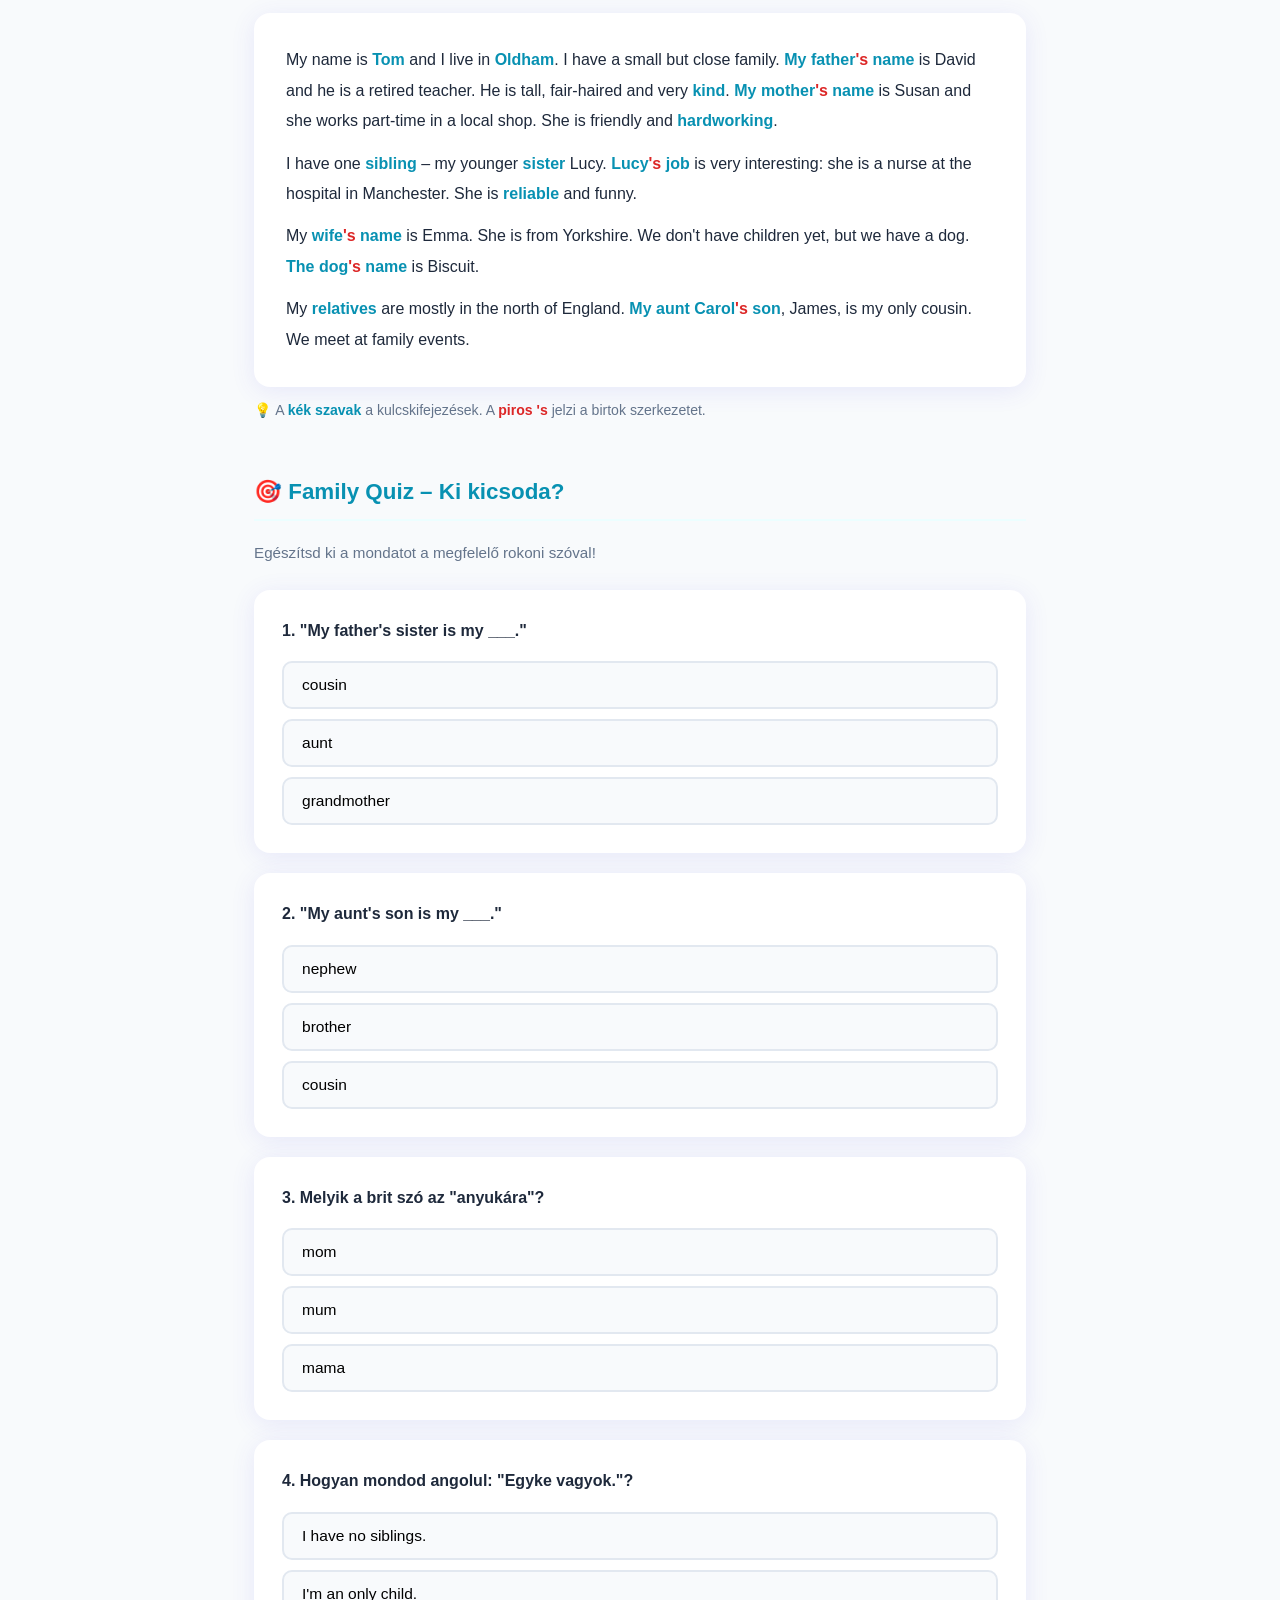
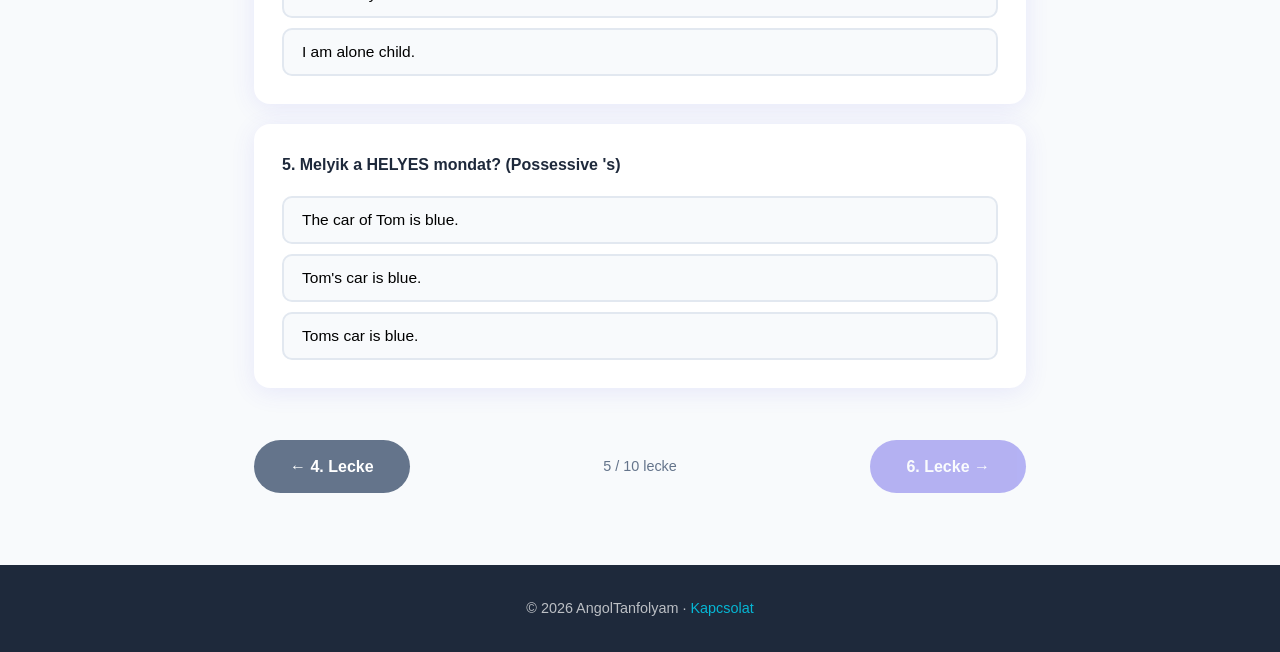
<file: lesson5.html>
<!DOCTYPE html>
<html lang="hu">
<head>
  <meta charset="UTF-8" />
  <meta name="viewport" content="width=device-width, initial-scale=1.0" />
  <title>5. Lecke: Family & People – AngolTanfolyam</title>
  <link rel="stylesheet" href="style.css" />
  <style>
    .lesson-hero {
      background: linear-gradient(135deg, #0891B2 0%, #06B6D4 100%);
      color: var(--white);
      padding: 56px 24px 40px;
      text-align: center;
    }
    .lesson-hero .badge {
      display: inline-block;
      background: rgba(255,255,255,0.2);
      border-radius: 20px;
      padding: 6px 18px;
      font-size: 0.85rem;
      font-weight: 600;
      margin-bottom: 16px;
    }
    .lesson-hero h1 { font-size: clamp(1.6rem, 4vw, 2.4rem); margin-bottom: 10px; }
    .lesson-hero p { opacity: 0.9; font-size: 1.05rem; }

    .lesson-body { max-width: 820px; margin: 0 auto; padding: 48px 24px 72px; }
    .lesson-section { margin-bottom: 52px; }
    .lesson-section h2 {
      font-size: 1.4rem;
      font-weight: 700;
      color: #0891B2;
      margin-bottom: 20px;
      padding-bottom: 10px;
      border-bottom: 2px solid #ECFEFF;
    }

    .vocab-table {
      width: 100%;
      border-collapse: collapse;
      background: var(--white);
      border-radius: var(--radius);
      overflow: hidden;
      box-shadow: var(--card-shadow);
    }
    .vocab-table th {
      background: #0891B2;
      color: var(--white);
      padding: 14px 18px;
      text-align: left;
      font-size: 0.9rem;
    }
    .vocab-table td { padding: 12px 18px; border-bottom: 1px solid #F1F5F9; font-size: 0.97rem; }
    .vocab-table tr:last-child td { border-bottom: none; }
    .vocab-table tr:hover td { background: #F0FDFF; }
    .vocab-table .en { font-weight: 600; color: #0891B2; }

    /* Családfa */
    .family-tree {
      background: var(--white);
      border-radius: var(--radius);
      box-shadow: var(--card-shadow);
      padding: 28px;
    }
    .ft-level { display: flex; justify-content: center; gap: 16px; flex-wrap: wrap; margin-bottom: 8px; }
    .ft-connector { text-align: center; color: #CBD5E1; font-size: 1.4rem; margin-bottom: 8px; }
    .ft-person {
      background: #EEF2FF;
      border: 2px solid #C7D2FE;
      border-radius: 12px;
      padding: 12px 20px;
      text-align: center;
      min-width: 110px;
    }
    .ft-person.highlight { background: #DBEAFE; border-color: #0891B2; }
    .ft-person .ft-name { font-weight: 700; font-size: 0.97rem; color: var(--primary); }
    .ft-person .ft-role { font-size: 0.8rem; color: var(--text-light); margin-top: 3px; }

    /* Possessive doboz */
    .grammar-box {
      background: var(--white);
      border-radius: var(--radius);
      box-shadow: var(--card-shadow);
      overflow: hidden;
    }
    .grammar-box-header {
      background: linear-gradient(135deg, #0891B2, #06B6D4);
      color: var(--white);
      padding: 18px 28px;
      font-size: 1.05rem;
      font-weight: 700;
    }
    .grammar-box-body { padding: 28px; }
    .grammar-rule {
      background: #ECFEFF;
      border-left: 4px solid #0891B2;
      border-radius: 8px;
      padding: 16px 20px;
      margin-bottom: 20px;
      font-size: 0.97rem;
    }
    .poss-grid { display: grid; grid-template-columns: 1fr 1fr; gap: 16px; }
    @media (max-width: 560px) { .poss-grid { grid-template-columns: 1fr; } }
    .poss-example {
      background: #F0FDFF;
      border-radius: 10px;
      padding: 16px;
      font-size: 0.95rem;
    }
    .poss-example .label { font-size: 0.8rem; font-weight: 700; color: #0891B2; text-transform: uppercase; letter-spacing: 0.05em; margin-bottom: 8px; }
    .poss-example .en { font-weight: 600; font-size: 1.05rem; }
    .poss-example .apos { color: #DC2626; font-weight: 800; }
    .poss-example .hu { color: var(--text-light); font-size: 0.88rem; margin-top: 4px; }
    .poss-warning {
      background: #FFF7ED;
      border: 2px solid #F97316;
      border-radius: 10px;
      padding: 14px 18px;
      margin-top: 16px;
      font-size: 0.93rem;
      color: #9A3412;
    }

    /* Melléknevek */
    .adj-grid { display: grid; grid-template-columns: repeat(auto-fit, minmax(220px, 1fr)); gap: 16px; }
    .adj-card {
      background: var(--white);
      border-radius: 12px;
      box-shadow: var(--card-shadow);
      padding: 20px;
    }
    .adj-card-title { font-size: 0.8rem; font-weight: 700; color: #0891B2; text-transform: uppercase; letter-spacing: 0.06em; margin-bottom: 12px; }
    .adj-item { display: flex; justify-content: space-between; padding: 7px 0; border-bottom: 1px solid #F1F5F9; font-size: 0.93rem; }
    .adj-item:last-child { border-bottom: none; }
    .adj-item .en { font-weight: 600; color: var(--text); }
    .adj-item .hu { color: var(--text-light); }

    /* Példaszöveg */
    .story-box {
      background: var(--white);
      border-radius: var(--radius);
      box-shadow: var(--card-shadow);
      padding: 32px;
      line-height: 1.9;
      font-size: 1rem;
    }
    .story-box p { margin-bottom: 12px; }
    .story-box p:last-child { margin-bottom: 0; }
    .hl { color: #0891B2; font-weight: 700; }
    .hl-poss { color: #DC2626; font-weight: 800; }

    /* Kvíz */
    .quiz-card {
      background: var(--white);
      border-radius: var(--radius);
      box-shadow: var(--card-shadow);
      padding: 28px;
      margin-bottom: 20px;
    }
    .quiz-question { font-weight: 600; margin-bottom: 18px; font-size: 1rem; }
    .quiz-options { display: flex; flex-direction: column; gap: 10px; }
    .quiz-option {
      padding: 13px 18px;
      border: 2px solid #E2E8F0;
      border-radius: 10px;
      cursor: pointer;
      font-size: 0.97rem;
      background: var(--bg);
      transition: 0.2s;
      text-align: left;
      font-family: inherit;
    }
    .quiz-option:hover { border-color: #0891B2; background: #ECFEFF; }
    .quiz-option.correct { border-color: #10B981; background: #D1FAE5; color: #065F46; font-weight: 600; }
    .quiz-option.wrong { border-color: #EF4444; background: #FEE2E2; color: #991B1B; }
    .quiz-option:disabled { cursor: default; }
    .quiz-feedback {
      margin-top: 14px; padding: 13px 16px; border-radius: 8px;
      font-weight: 600; display: none;
    }
    .quiz-feedback.show { display: block; }
    .quiz-feedback.ok { background: #D1FAE5; color: #065F46; }
    .quiz-feedback.ko { background: #FEE2E2; color: #991B1B; }

    .lesson-nav {
      display: flex; justify-content: space-between; align-items: center;
      margin-top: 48px; gap: 16px; flex-wrap: wrap;
    }
  </style>
</head>
<body>

  <!-- NAVBAR -->
  <nav>
    <div class="nav-inner">
      <div style="display:flex;align-items:center;gap:14px;">
        <a href="index.html" class="logo">🇬🇧 AngolTanfolyam</a>
        <span style="background:#EEF2FF;color:var(--primary);font-size:0.75rem;font-weight:700;padding:4px 10px;border-radius:20px;letter-spacing:0.04em;">British English</span>
      </div>
      <div class="nav-links" id="navLinks">
        <a href="index.html">Főoldal</a>
        <a href="lessons.html" class="active">Leckék</a>
        <a href="contact.html">Kapcsolat</a>
      </div>
      <button class="hamburger" id="hamburger" aria-label="Menü">
        <span></span><span></span><span></span>
      </button>
    </div>
  </nav>

  <!-- HERO -->
  <div class="lesson-hero">
    <div class="badge">A2 – Alapfok · 5. Lecke · ⏱ 25 perc</div>
    <h1>Family &amp; People 👨‍👩‍👧‍👦</h1>
    <p>Családtagok, birtoklás és emberek jellemzése</p>
  </div>

  <div class="lesson-body">

    <!-- 1. SZÓKINCS -->
    <div class="lesson-section">
      <h2>👨‍👩‍👧 Családi szókincs (Family Vocabulary)</h2>
      <table class="vocab-table">
        <thead><tr><th>Angolul</th><th>Magyarul</th><th>Megjegyzés</th></tr></thead>
        <tbody>
          <tr><td class="en">parents</td><td>szülők</td><td>mother + father együtt</td></tr>
          <tr><td class="en">mother / mum</td><td>anya / anyu</td><td>"Mum" a brit változat (USA: "mom")</td></tr>
          <tr><td class="en">father / dad</td><td>apa / apu</td><td>Mindkét változat használatos</td></tr>
          <tr><td class="en">sibling</td><td>testvér (fiú vagy lány)</td><td>Nem jelöl nemet – semleges szó</td></tr>
          <tr><td class="en">brother</td><td>fivér / öcs / bátya</td><td>"Older/younger brother" – idősebb/fiatalabb</td></tr>
          <tr><td class="en">sister</td><td>nővér / húg</td><td>"Older/younger sister"</td></tr>
          <tr><td class="en">grandparents</td><td>nagyszülők</td><td>grandmother + grandfather</td></tr>
          <tr><td class="en">grandmother / granny</td><td>nagymama / nagyi</td><td>"Granny" a becéző forma</td></tr>
          <tr><td class="en">grandfather / grandad</td><td>nagyapa / nagyapó</td><td>"Grandad" brit becézés</td></tr>
          <tr><td class="en">aunt</td><td>nagynéni</td><td>Az apa vagy anya nővére/testvére</td></tr>
          <tr><td class="en">uncle</td><td>nagybácsi</td><td>Az apa vagy anya fivére/testvére</td></tr>
          <tr><td class="en">cousin</td><td>unokatestvér</td><td>Nem jelöl nemet angolban!</td></tr>
          <tr><td class="en">relatives</td><td>rokonok</td><td>Mindenki, aki a tágabb családhoz tartozik</td></tr>
          <tr><td class="en">in-laws</td><td>após/anyós (házastárs családja)</td><td>"Mother-in-law" = anyós, "father-in-law" = após</td></tr>
          <tr><td class="en">partner / spouse</td><td>társ / házastárs</td><td>"Spouse" formálisabb, semleges nemű</td></tr>
          <tr><td class="en">only child</td><td>egyke</td><td>"I'm an only child." = Egyke vagyok.</td></tr>
        </tbody>
      </table>
    </div>

    <!-- 2. CSALÁDFA -->
    <div class="lesson-section">
      <h2>🌳 Tom családfája (Tom's Family Tree)</h2>
      <div class="family-tree">
        <div class="ft-level">
          <div class="ft-person">
            <div class="ft-name">George</div>
            <div class="ft-role">grandfather</div>
          </div>
          <div class="ft-person">
            <div class="ft-name">Margaret</div>
            <div class="ft-role">grandmother</div>
          </div>
        </div>
        <div class="ft-connector">↓</div>
        <div class="ft-level">
          <div class="ft-person">
            <div class="ft-name">David</div>
            <div class="ft-role">father</div>
          </div>
          <div class="ft-person">
            <div class="ft-name">Susan</div>
            <div class="ft-role">mother</div>
          </div>
          <div class="ft-person">
            <div class="ft-name">Carol</div>
            <div class="ft-role">aunt (Susan's sister)</div>
          </div>
        </div>
        <div class="ft-connector">↓</div>
        <div class="ft-level">
          <div class="ft-person highlight">
            <div class="ft-name">Tom ⭐</div>
            <div class="ft-role">– (te vagy!)</div>
          </div>
          <div class="ft-person">
            <div class="ft-name">Lucy</div>
            <div class="ft-role">sister</div>
          </div>
          <div class="ft-person">
            <div class="ft-name">James</div>
            <div class="ft-role">cousin (Carol's son)</div>
          </div>
        </div>
        <div class="ft-connector">↓</div>
        <div class="ft-level">
          <div class="ft-person">
            <div class="ft-name">Emma</div>
            <div class="ft-role">Tom's wife</div>
          </div>
        </div>
      </div>
    </div>

    <!-- 3. POSSESSIVE 'S -->
    <div class="lesson-section">
      <h2>📖 Nyelvtan: Possessive 's (Birtoklás)</h2>
      <div class="grammar-box">
        <div class="grammar-box-header">Hogyan fejezzük ki, hogy valami valakié?</div>
        <div class="grammar-box-body">
          <div class="grammar-rule">
            Angolban a <strong>tulajdonos neve után</strong> apostrophe + s (<strong>'s</strong>) kerül.<br>
            Magyarul ez fordítva működik: "Tom autója" → angolul: "<strong>Tom's car</strong>"
          </div>
          <div class="poss-grid">
            <div class="poss-example">
              <div class="label">Egy személy</div>
              <div class="en">Tom<span class="hl-poss">'s</span> brother is tall.</div>
              <div class="hu">Tom fivére magas.</div>
            </div>
            <div class="poss-example">
              <div class="label">Egy személy</div>
              <div class="en">My wife<span class="hl-poss">'s</span> job is interesting.</div>
              <div class="hu">A feleségem munkája érdekes.</div>
            </div>
            <div class="poss-example">
              <div class="label">Egy személy</div>
              <div class="en">Lucy<span class="hl-poss">'s</span> friend lives in London.</div>
              <div class="hu">Lucy barátnője Londonban él.</div>
            </div>
            <div class="poss-example">
              <div class="label">Több ember (többes szám)</div>
              <div class="en">the children<span class="hl-poss">'</span> toys</div>
              <div class="hu">a gyerekek játékai (csak aposztróf, nincs s!)</div>
            </div>
          </div>
          <div class="poss-warning">
            ⚠️ <strong>Figyelj!</strong> Ha a szó már <em>-s</em>-re végződik (többes szám), csak apostróf kell, nem 's.<br>
            "the children<strong>'</strong> toys" – de: "Tom<strong>'s</strong> toys" (Tom = egyes szám)
          </div>
        </div>
      </div>
    </div>

    <!-- 4. MELLÉKNEVEK -->
    <div class="lesson-section">
      <h2>✨ Emberek jellemzése (Describing People)</h2>
      <div class="adj-grid">
        <div class="adj-card">
          <div class="adj-card-title">Külső (Appearance)</div>
          <div class="adj-item"><span class="en">tall / short</span><span class="hu">magas / alacsony</span></div>
          <div class="adj-item"><span class="en">slim / overweight</span><span class="hu">vékony / túlsúlyos</span></div>
          <div class="adj-item"><span class="en">young / elderly</span><span class="hu">fiatal / idősebb</span></div>
          <div class="adj-item"><span class="en">dark-haired</span><span class="hu">sötét hajú</span></div>
          <div class="adj-item"><span class="en">fair-haired</span><span class="hu">világos/szőke hajú</span></div>
          <div class="adj-item"><span class="en">smart (clothes)</span><span class="hu">elegáns, csinos</span></div>
        </div>
        <div class="adj-card">
          <div class="adj-card-title">Személyiség (Personality)</div>
          <div class="adj-item"><span class="en">friendly</span><span class="hu">barátságos</span></div>
          <div class="adj-item"><span class="en">hardworking</span><span class="hu">szorgalmas</span></div>
          <div class="adj-item"><span class="en">kind</span><span class="hu">kedves</span></div>
          <div class="adj-item"><span class="en">funny</span><span class="hu">vicces</span></div>
          <div class="adj-item"><span class="en">quiet / shy</span><span class="hu">csendes / félénk</span></div>
          <div class="adj-item"><span class="en">reliable</span><span class="hu">megbízható</span></div>
        </div>
      </div>
    </div>

    <!-- 5. PÉLDASZÖVEG -->
    <div class="lesson-section">
      <h2>📄 My Family – Példaszöveg</h2>
      <div class="story-box">
        <p>
          My name is <span class="hl">Tom</span> and I live in <span class="hl">Oldham</span>.
          I have a small but close family.
          <span class="hl">My father<span class="hl-poss">'s</span> name</span> is David and he is a retired teacher.
          He is tall, fair-haired and very <span class="hl">kind</span>.
          <span class="hl">My mother<span class="hl-poss">'s</span> name</span> is Susan and she works part-time in a local shop.
          She is friendly and <span class="hl">hardworking</span>.
        </p>
        <p>
          I have one <span class="hl">sibling</span> – my younger <span class="hl">sister</span> Lucy.
          <span class="hl">Lucy<span class="hl-poss">'s</span> job</span> is very interesting: she is a nurse at the hospital in Manchester.
          She is <span class="hl">reliable</span> and funny.
        </p>
        <p>
          My <span class="hl">wife<span class="hl-poss">'s</span> name</span> is Emma. She is from Yorkshire.
          We don't have children yet, but we have a dog. <span class="hl">The dog<span class="hl-poss">'s</span> name</span> is Biscuit.
        </p>
        <p>
          My <span class="hl">relatives</span> are mostly in the north of England.
          <span class="hl">My aunt Carol<span class="hl-poss">'s</span> son</span>, James, is my only cousin. We meet at family events.
        </p>
      </div>
      <p style="margin-top:12px; font-size:0.88rem; color:var(--text-light);">
        💡 A <strong style="color:#0891B2;">kék szavak</strong> a kulcskifejezések. A <strong style="color:#DC2626;">piros 's</strong> jelzi a birtok szerkezetet.
      </p>
    </div>

    <!-- 6. FAMILY KVÍZ -->
    <div class="lesson-section">
      <h2>🎯 Family Quiz – Ki kicsoda?</h2>
      <p style="color:var(--text-light); margin-bottom:24px; font-size:0.95rem;">Egészítsd ki a mondatot a megfelelő rokoni szóval!</p>

      <div class="quiz-card" id="q1">
        <div class="quiz-question">1. "My father's sister is my ___."</div>
        <div class="quiz-options">
          <button class="quiz-option" onclick="answer(this,'q1',false)">cousin</button>
          <button class="quiz-option" onclick="answer(this,'q1',true)">aunt</button>
          <button class="quiz-option" onclick="answer(this,'q1',false)">grandmother</button>
        </div>
        <div class="quiz-feedback" id="q1-fb"></div>
      </div>

      <div class="quiz-card" id="q2">
        <div class="quiz-question">2. "My aunt's son is my ___."</div>
        <div class="quiz-options">
          <button class="quiz-option" onclick="answer(this,'q2',false)">nephew</button>
          <button class="quiz-option" onclick="answer(this,'q2',false)">brother</button>
          <button class="quiz-option" onclick="answer(this,'q2',true)">cousin</button>
        </div>
        <div class="quiz-feedback" id="q2-fb"></div>
      </div>

      <div class="quiz-card" id="q3">
        <div class="quiz-question">3. Melyik a brit szó az "anyukára"?</div>
        <div class="quiz-options">
          <button class="quiz-option" onclick="answer(this,'q3',false)">mom</button>
          <button class="quiz-option" onclick="answer(this,'q3',true)">mum</button>
          <button class="quiz-option" onclick="answer(this,'q3',false)">mama</button>
        </div>
        <div class="quiz-feedback" id="q3-fb"></div>
      </div>

      <div class="quiz-card" id="q4">
        <div class="quiz-question">4. Hogyan mondod angolul: "Egyke vagyok."?</div>
        <div class="quiz-options">
          <button class="quiz-option" onclick="answer(this,'q4',false)">I have no siblings.</button>
          <button class="quiz-option" onclick="answer(this,'q4',true)">I'm an only child.</button>
          <button class="quiz-option" onclick="answer(this,'q4',false)">I am alone child.</button>
        </div>
        <div class="quiz-feedback" id="q4-fb"></div>
      </div>

      <div class="quiz-card" id="q5">
        <div class="quiz-question">5. Melyik a HELYES mondat? (Possessive 's)</div>
        <div class="quiz-options">
          <button class="quiz-option" onclick="answer(this,'q5',false)">The car of Tom is blue.</button>
          <button class="quiz-option" onclick="answer(this,'q5',true)">Tom's car is blue.</button>
          <button class="quiz-option" onclick="answer(this,'q5',false)">Toms car is blue.</button>
        </div>
        <div class="quiz-feedback" id="q5-fb"></div>
      </div>

    </div>

    <!-- NAVIGÁCIÓ -->
    <div class="lesson-nav">
      <a href="lesson4.html" class="btn btn-primary" style="background:var(--text-light);">← 4. Lecke</a>
      <span style="color:var(--text-light); font-size:0.9rem;">5 / 10 lecke</span>
      <a href="#" class="btn btn-primary" style="opacity:0.4; pointer-events:none;">6. Lecke →</a>
    </div>

  </div>

  <!-- FOOTER -->
  <footer>
    <p>© 2026 AngolTanfolyam · <a href="contact.html">Kapcsolat</a></p>
  </footer>

  <script>
    const hamburger = document.getElementById('hamburger');
    const navLinks = document.getElementById('navLinks');
    hamburger.addEventListener('click', () => navLinks.classList.toggle('open'));

    function answer(btn, qId, isCorrect) {
      const card = document.getElementById(qId);
      const feedback = document.getElementById(qId + '-fb');
      card.querySelectorAll('.quiz-option').forEach(b => b.disabled = true);
      btn.classList.add(isCorrect ? 'correct' : 'wrong');
      feedback.classList.add('show', isCorrect ? 'ok' : 'ko');
      if (isCorrect) {
        feedback.textContent = '✅ Helyes! Szép munka!';
      } else {
        const correct = [...card.querySelectorAll('.quiz-option')].find(b => b.onclick.toString().includes('true'));
        feedback.textContent = '❌ Nem egészen. A helyes válasz: "' + correct.textContent + '"';
        correct.classList.add('correct');
      }
    }
  </script>
</body>
</html>
</file>
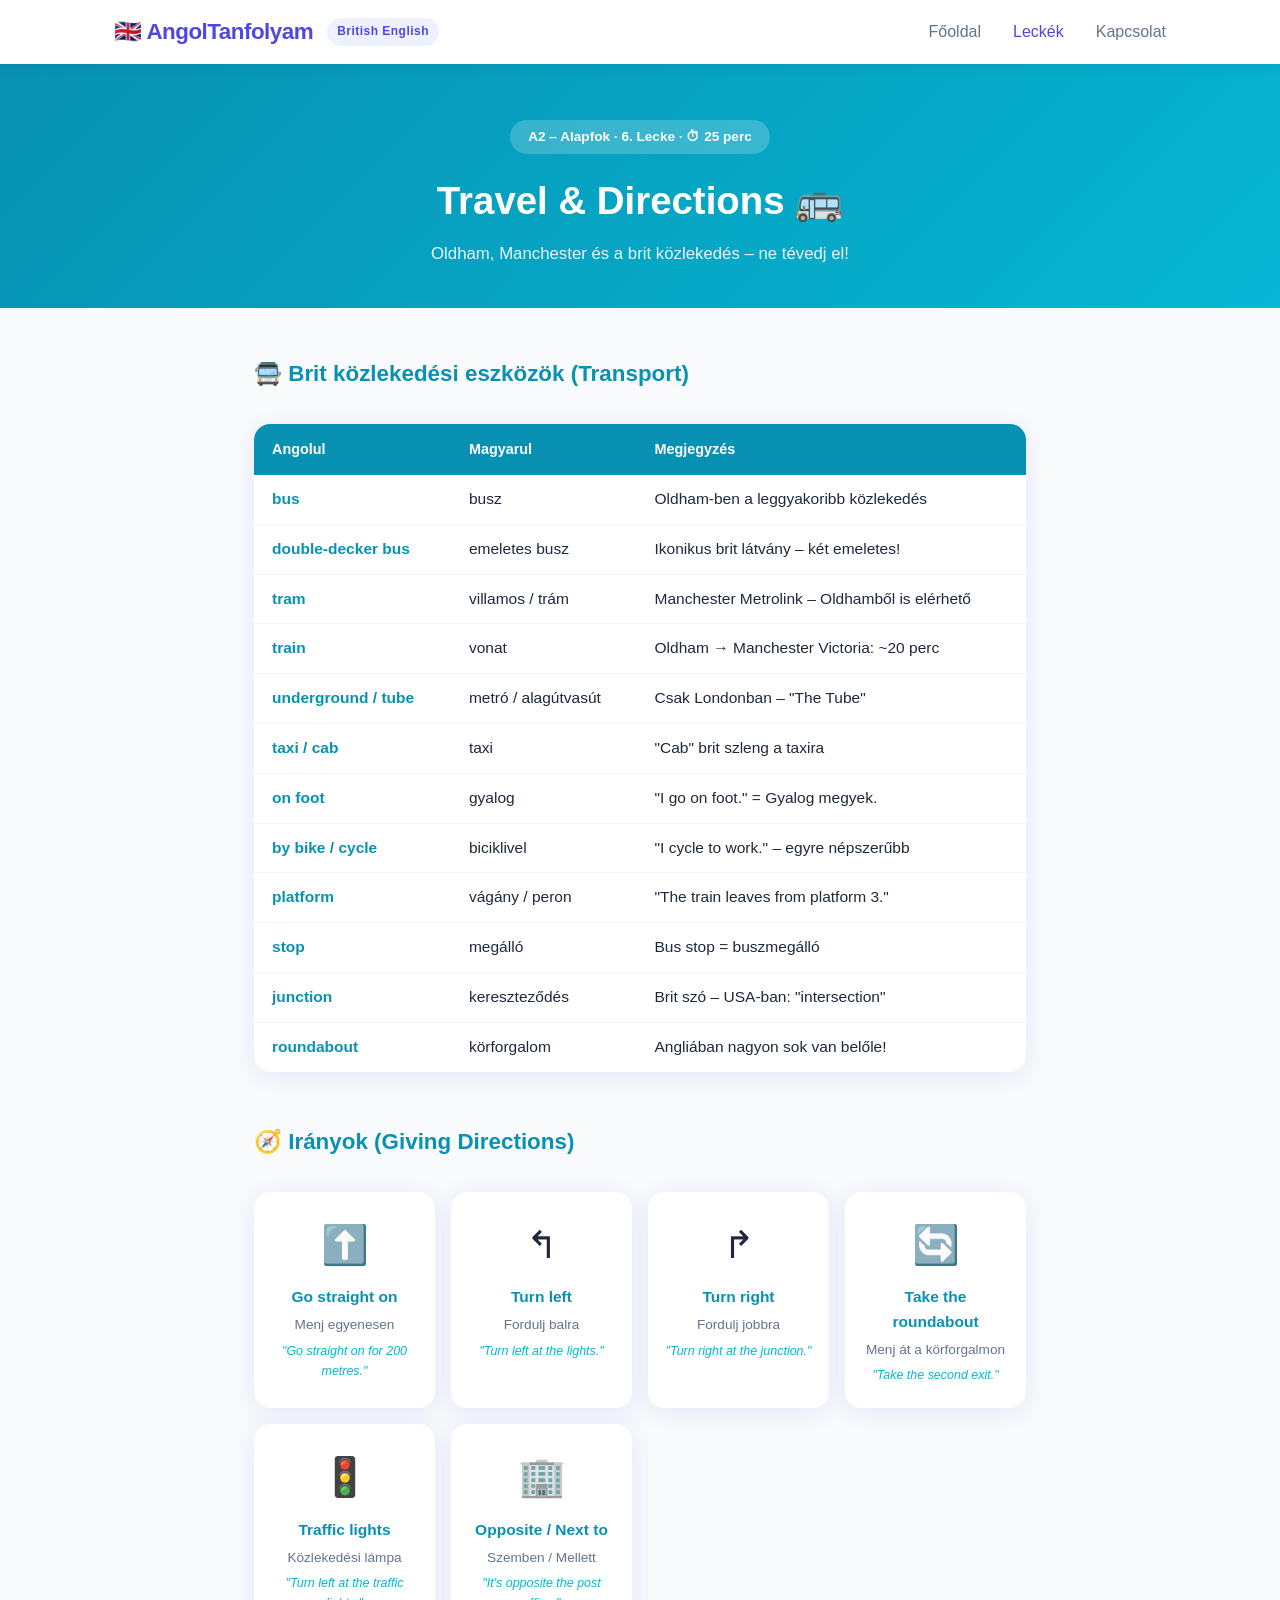
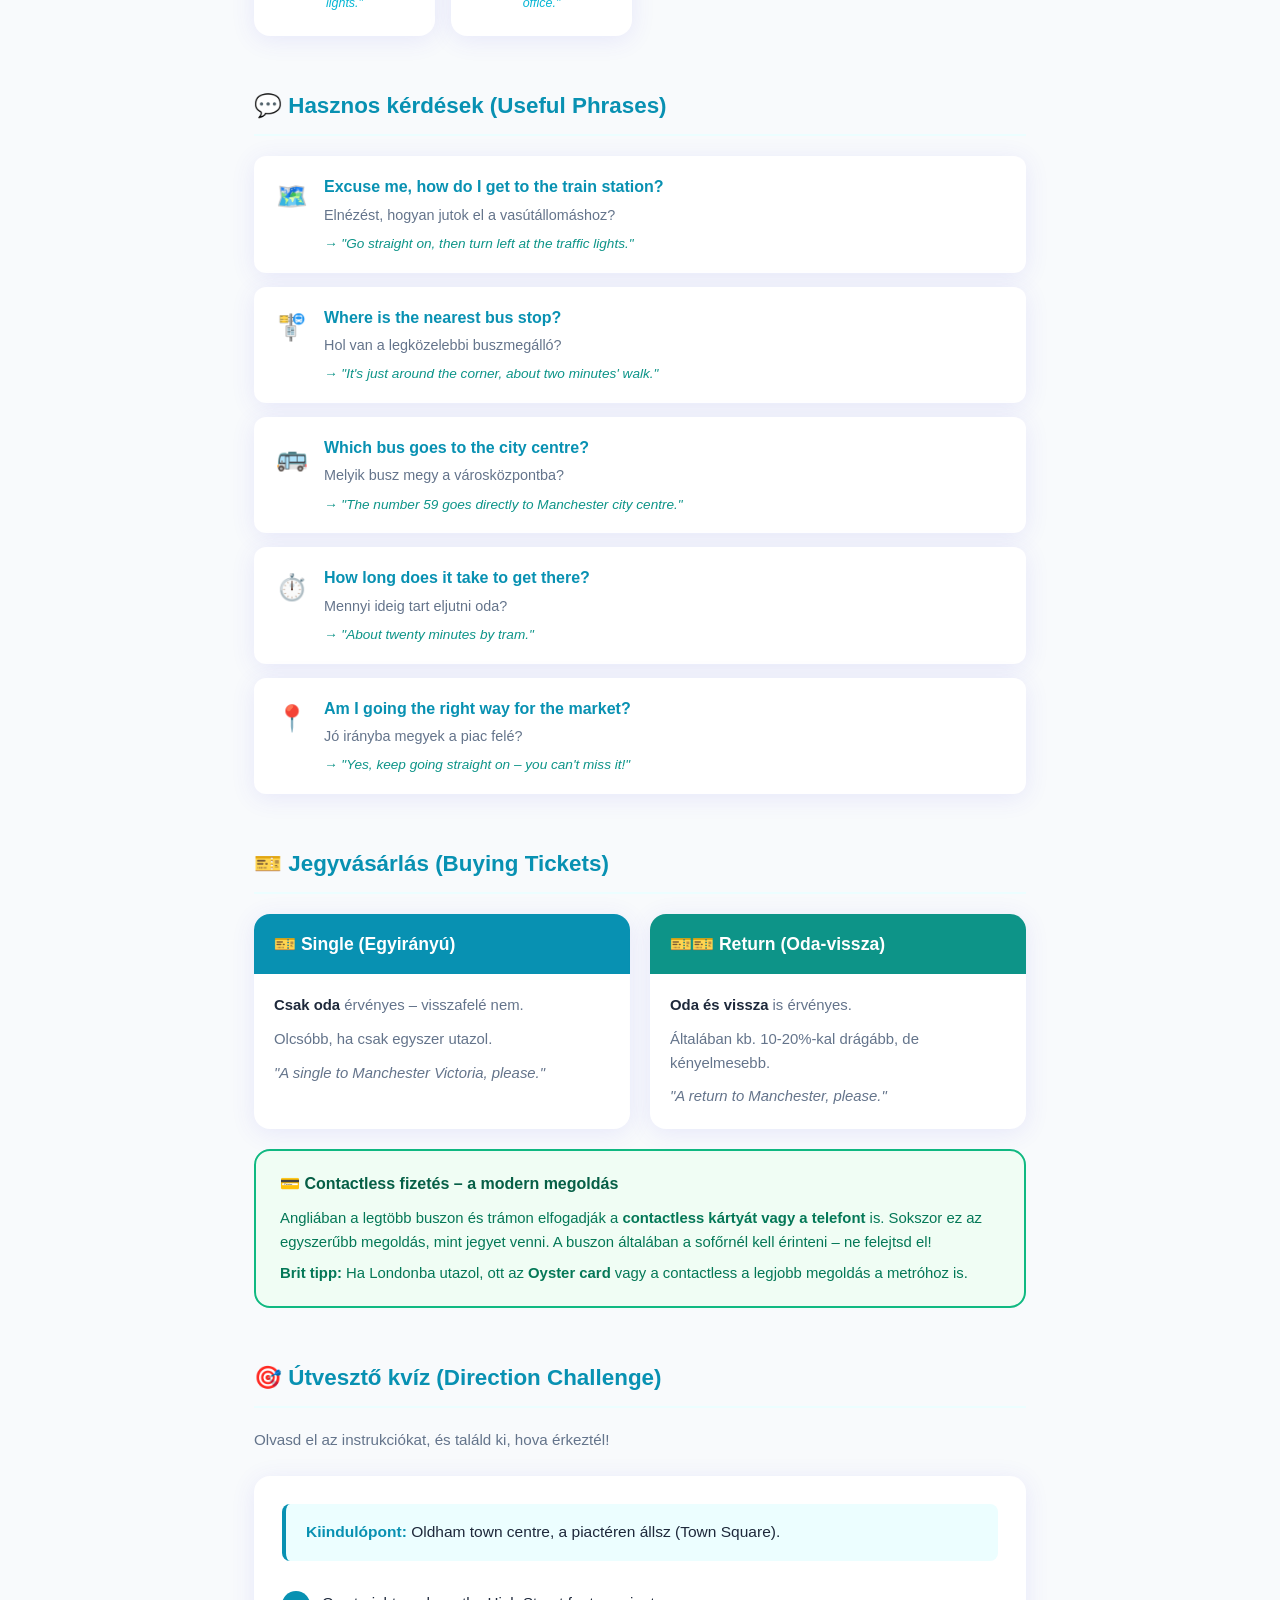
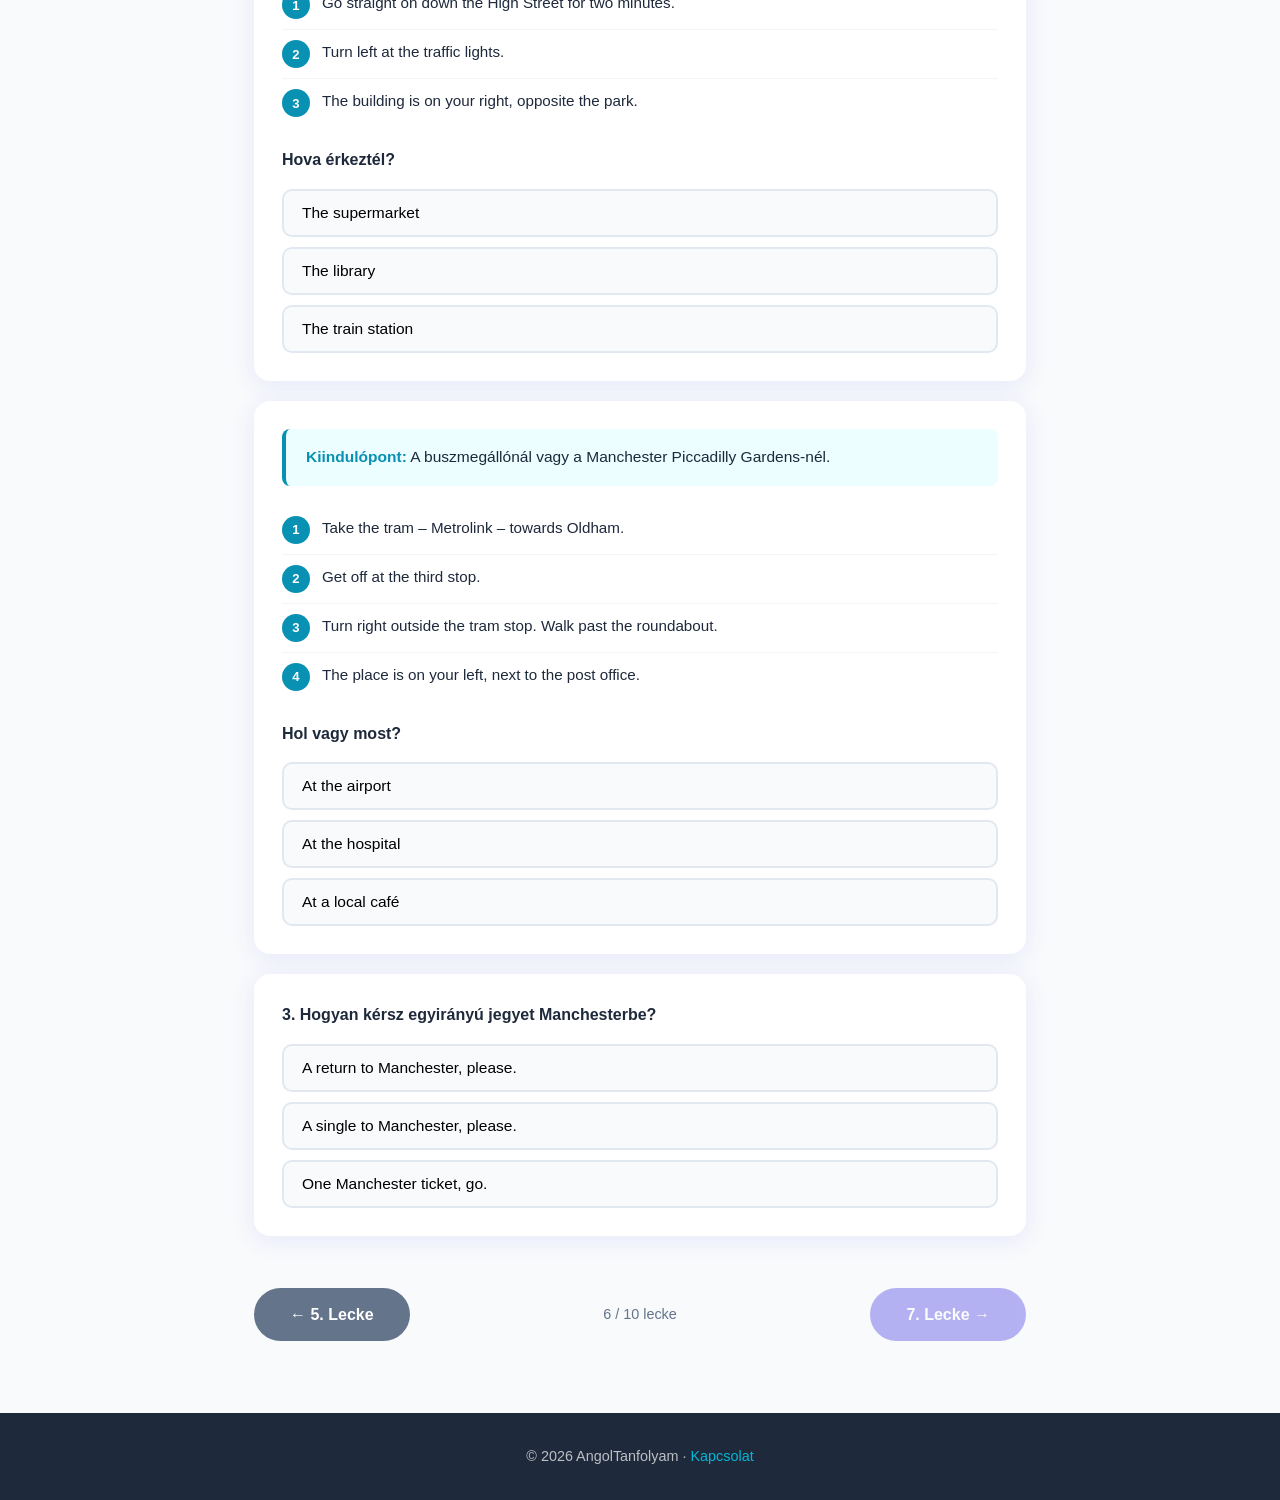
<file: lesson6.html>
<!DOCTYPE html>
<html lang="hu">
<head>
  <meta charset="UTF-8" />
  <meta name="viewport" content="width=device-width, initial-scale=1.0" />
  <title>6. Lecke: Travel & Directions – AngolTanfolyam</title>
  <link rel="stylesheet" href="style.css" />
  <style>
    .lesson-hero {
      background: linear-gradient(135deg, #0891B2 0%, #06B6D4 100%);
      color: var(--white);
      padding: 56px 24px 40px;
      text-align: center;
    }
    .lesson-hero .badge {
      display: inline-block;
      background: rgba(255,255,255,0.2);
      border-radius: 20px;
      padding: 6px 18px;
      font-size: 0.85rem;
      font-weight: 600;
      margin-bottom: 16px;
    }
    .lesson-hero h1 { font-size: clamp(1.6rem, 4vw, 2.4rem); margin-bottom: 10px; }
    .lesson-hero p { opacity: 0.9; font-size: 1.05rem; }

    .lesson-body { max-width: 820px; margin: 0 auto; padding: 48px 24px 72px; }
    .lesson-section { margin-bottom: 52px; }
    .lesson-section h2 {
      font-size: 1.4rem;
      font-weight: 700;
      color: #0891B2;
      margin-bottom: 20px;
      padding-bottom: 10px;
      border-bottom: 2px solid #ECFEFF;
    }

    .vocab-table {
      width: 100%;
      border-collapse: collapse;
      background: var(--white);
      border-radius: var(--radius);
      overflow: hidden;
      box-shadow: var(--card-shadow);
    }
    .vocab-table th { background: #0891B2; color: var(--white); padding: 14px 18px; text-align: left; font-size: 0.9rem; }
    .vocab-table td { padding: 12px 18px; border-bottom: 1px solid #F1F5F9; font-size: 0.97rem; }
    .vocab-table tr:last-child td { border-bottom: none; }
    .vocab-table tr:hover td { background: #F0FDFF; }
    .vocab-table .en { font-weight: 600; color: #0891B2; }

    /* Irány kártyák */
    .direction-grid {
      display: grid;
      grid-template-columns: repeat(auto-fit, minmax(150px, 1fr));
      gap: 16px;
    }
    .dir-card {
      background: var(--white);
      border-radius: var(--radius);
      box-shadow: var(--card-shadow);
      padding: 22px 16px;
      text-align: center;
      transition: transform 0.2s;
    }
    .dir-card:hover { transform: translateY(-3px); }
    .dir-icon { font-size: 2.4rem; margin-bottom: 10px; }
    .dir-en { font-weight: 700; color: #0891B2; font-size: 0.97rem; }
    .dir-hu { color: var(--text-light); font-size: 0.85rem; margin-top: 4px; }
    .dir-example { font-size: 0.78rem; color: var(--accent); margin-top: 6px; font-style: italic; }

    /* Hasznos kérdések */
    .phrase-list { display: flex; flex-direction: column; gap: 14px; }
    .phrase-item {
      background: var(--white);
      border-radius: 12px;
      box-shadow: var(--card-shadow);
      padding: 18px 22px;
      display: flex;
      gap: 16px;
      align-items: flex-start;
    }
    .phrase-icon { font-size: 1.6rem; flex-shrink: 0; margin-top: 2px; }
    .phrase-en { font-weight: 600; color: #0891B2; font-size: 1rem; }
    .phrase-hu { color: var(--text-light); font-size: 0.9rem; margin-top: 4px; }
    .phrase-reply { font-size: 0.85rem; color: #0D9488; margin-top: 6px; font-style: italic; }

    /* Jegy dobozok */
    .ticket-grid { display: grid; grid-template-columns: 1fr 1fr; gap: 20px; }
    @media (max-width: 560px) { .ticket-grid { grid-template-columns: 1fr; } }
    .ticket-card {
      background: var(--white);
      border-radius: var(--radius);
      box-shadow: var(--card-shadow);
      overflow: hidden;
    }
    .ticket-header { padding: 16px 20px; color: var(--white); font-weight: 700; font-size: 1.1rem; }
    .ticket-header.single { background: #0891B2; }
    .ticket-header.return { background: #0D9488; }
    .ticket-body { padding: 20px; }
    .ticket-body p { color: var(--text-light); font-size: 0.93rem; line-height: 1.6; margin-bottom: 10px; }
    .ticket-body p:last-child { margin-bottom: 0; }
    .ticket-body strong { color: var(--text); }

    .contactless-box {
      background: #F0FDF4;
      border: 2px solid #10B981;
      border-radius: var(--radius);
      padding: 20px 24px;
      margin-top: 20px;
    }
    .contactless-box-title { font-weight: 700; color: #065F46; margin-bottom: 10px; font-size: 1rem; }
    .contactless-box p { color: #047857; font-size: 0.93rem; line-height: 1.6; }

    /* Útvesztő */
    .maze-card {
      background: var(--white);
      border-radius: var(--radius);
      box-shadow: var(--card-shadow);
      padding: 28px;
      margin-bottom: 20px;
    }
    .maze-scenario {
      background: #ECFEFF;
      border-left: 4px solid #0891B2;
      border-radius: 8px;
      padding: 16px 20px;
      margin-bottom: 20px;
      font-size: 0.97rem;
    }
    .maze-scenario strong { color: #0891B2; }
    .maze-instructions { margin-bottom: 20px; }
    .maze-step {
      display: flex;
      align-items: flex-start;
      gap: 12px;
      padding: 10px 0;
      border-bottom: 1px solid #F1F5F9;
      font-size: 0.95rem;
    }
    .maze-step:last-child { border-bottom: none; }
    .maze-step-num {
      min-width: 28px;
      height: 28px;
      background: #0891B2;
      color: var(--white);
      border-radius: 50%;
      display: flex;
      align-items: center;
      justify-content: center;
      font-weight: 700;
      font-size: 0.82rem;
      flex-shrink: 0;
    }
    .maze-question { font-weight: 600; margin-bottom: 16px; font-size: 1rem; }
    .maze-options { display: flex; flex-direction: column; gap: 10px; }
    .maze-option {
      padding: 13px 18px;
      border: 2px solid #E2E8F0;
      border-radius: 10px;
      cursor: pointer;
      font-size: 0.97rem;
      background: var(--bg);
      transition: 0.2s;
      text-align: left;
      font-family: inherit;
    }
    .maze-option:hover { border-color: #0891B2; background: #ECFEFF; }
    .maze-option.correct { border-color: #10B981; background: #D1FAE5; color: #065F46; font-weight: 600; }
    .maze-option.wrong { border-color: #EF4444; background: #FEE2E2; color: #991B1B; }
    .maze-option:disabled { cursor: default; }
    .maze-feedback {
      margin-top: 14px; padding: 13px 18px; border-radius: 10px;
      font-weight: 600; display: none;
    }
    .maze-feedback.show { display: block; }
    .maze-feedback.ok { background: #D1FAE5; color: #065F46; }
    .maze-feedback.ko { background: #FEE2E2; color: #991B1B; }

    .lesson-nav {
      display: flex; justify-content: space-between; align-items: center;
      margin-top: 48px; gap: 16px; flex-wrap: wrap;
    }
  </style>
</head>
<body>

  <!-- NAVBAR -->
  <nav>
    <div class="nav-inner">
      <div style="display:flex;align-items:center;gap:14px;">
        <a href="index.html" class="logo">🇬🇧 AngolTanfolyam</a>
        <span style="background:#EEF2FF;color:var(--primary);font-size:0.75rem;font-weight:700;padding:4px 10px;border-radius:20px;letter-spacing:0.04em;">British English</span>
      </div>
      <div class="nav-links" id="navLinks">
        <a href="index.html">Főoldal</a>
        <a href="lessons.html" class="active">Leckék</a>
        <a href="contact.html">Kapcsolat</a>
      </div>
      <button class="hamburger" id="hamburger" aria-label="Menü">
        <span></span><span></span><span></span>
      </button>
    </div>
  </nav>

  <!-- HERO -->
  <div class="lesson-hero">
    <div class="badge">A2 – Alapfok · 6. Lecke · ⏱ 25 perc</div>
    <h1>Travel &amp; Directions 🚌</h1>
    <p>Oldham, Manchester és a brit közlekedés – ne tévedj el!</p>
  </div>

  <div class="lesson-body">

    <!-- 1. KÖZLEKEDÉS -->
    <div class="lesson-section">
      <h2>🚍 Brit közlekedési eszközök (Transport)</h2>
      <table class="vocab-table">
        <thead><tr><th>Angolul</th><th>Magyarul</th><th>Megjegyzés</th></tr></thead>
        <tbody>
          <tr><td class="en">bus</td><td>busz</td><td>Oldham-ben a leggyakoribb közlekedés</td></tr>
          <tr><td class="en">double-decker bus</td><td>emeletes busz</td><td>Ikonikus brit látvány – két emeletes!</td></tr>
          <tr><td class="en">tram</td><td>villamos / trám</td><td>Manchester Metrolink – Oldhamből is elérhető</td></tr>
          <tr><td class="en">train</td><td>vonat</td><td>Oldham → Manchester Victoria: ~20 perc</td></tr>
          <tr><td class="en">underground / tube</td><td>metró / alagútvasút</td><td>Csak Londonban – "The Tube"</td></tr>
          <tr><td class="en">taxi / cab</td><td>taxi</td><td>"Cab" brit szleng a taxira</td></tr>
          <tr><td class="en">on foot</td><td>gyalog</td><td>"I go on foot." = Gyalog megyek.</td></tr>
          <tr><td class="en">by bike / cycle</td><td>biciklivel</td><td>"I cycle to work." – egyre népszerűbb</td></tr>
          <tr><td class="en">platform</td><td>vágány / peron</td><td>"The train leaves from platform 3."</td></tr>
          <tr><td class="en">stop</td><td>megálló</td><td>Bus stop = buszmegálló</td></tr>
          <tr><td class="en">junction</td><td>kereszteződés</td><td>Brit szó – USA-ban: "intersection"</td></tr>
          <tr><td class="en">roundabout</td><td>körforgalom</td><td>Angliában nagyon sok van belőle!</td></tr>
        </tbody>
      </table>
    </div>

    <!-- 2. IRÁNYOK -->
    <div class="lesson-section">
      <h2>🧭 Irányok (Giving Directions)</h2>
      <div class="direction-grid">
        <div class="dir-card">
          <div class="dir-icon">⬆️</div>
          <div class="dir-en">Go straight on</div>
          <div class="dir-hu">Menj egyenesen</div>
          <div class="dir-example">"Go straight on for 200 metres."</div>
        </div>
        <div class="dir-card">
          <div class="dir-icon">↰</div>
          <div class="dir-en">Turn left</div>
          <div class="dir-hu">Fordulj balra</div>
          <div class="dir-example">"Turn left at the lights."</div>
        </div>
        <div class="dir-card">
          <div class="dir-icon">↱</div>
          <div class="dir-en">Turn right</div>
          <div class="dir-hu">Fordulj jobbra</div>
          <div class="dir-example">"Turn right at the junction."</div>
        </div>
        <div class="dir-card">
          <div class="dir-icon">🔄</div>
          <div class="dir-en">Take the roundabout</div>
          <div class="dir-hu">Menj át a körforgalmon</div>
          <div class="dir-example">"Take the second exit."</div>
        </div>
        <div class="dir-card">
          <div class="dir-icon">🚦</div>
          <div class="dir-en">Traffic lights</div>
          <div class="dir-hu">Közlekedési lámpa</div>
          <div class="dir-example">"Turn left at the traffic lights."</div>
        </div>
        <div class="dir-card">
          <div class="dir-icon">🏢</div>
          <div class="dir-en">Opposite / Next to</div>
          <div class="dir-hu">Szemben / Mellett</div>
          <div class="dir-example">"It's opposite the post office."</div>
        </div>
      </div>
    </div>

    <!-- 3. HASZNOS KÉRDÉSEK -->
    <div class="lesson-section">
      <h2>💬 Hasznos kérdések (Useful Phrases)</h2>
      <div class="phrase-list">
        <div class="phrase-item">
          <div class="phrase-icon">🗺️</div>
          <div>
            <div class="phrase-en">Excuse me, how do I get to the train station?</div>
            <div class="phrase-hu">Elnézést, hogyan jutok el a vasútállomáshoz?</div>
            <div class="phrase-reply">→ "Go straight on, then turn left at the traffic lights."</div>
          </div>
        </div>
        <div class="phrase-item">
          <div class="phrase-icon">🚏</div>
          <div>
            <div class="phrase-en">Where is the nearest bus stop?</div>
            <div class="phrase-hu">Hol van a legközelebbi buszmegálló?</div>
            <div class="phrase-reply">→ "It's just around the corner, about two minutes' walk."</div>
          </div>
        </div>
        <div class="phrase-item">
          <div class="phrase-icon">🚌</div>
          <div>
            <div class="phrase-en">Which bus goes to the city centre?</div>
            <div class="phrase-hu">Melyik busz megy a városközpontba?</div>
            <div class="phrase-reply">→ "The number 59 goes directly to Manchester city centre."</div>
          </div>
        </div>
        <div class="phrase-item">
          <div class="phrase-icon">⏱️</div>
          <div>
            <div class="phrase-en">How long does it take to get there?</div>
            <div class="phrase-hu">Mennyi ideig tart eljutni oda?</div>
            <div class="phrase-reply">→ "About twenty minutes by tram."</div>
          </div>
        </div>
        <div class="phrase-item">
          <div class="phrase-icon">📍</div>
          <div>
            <div class="phrase-en">Am I going the right way for the market?</div>
            <div class="phrase-hu">Jó irányba megyek a piac felé?</div>
            <div class="phrase-reply">→ "Yes, keep going straight on – you can't miss it!"</div>
          </div>
        </div>
      </div>
    </div>

    <!-- 4. JEGYVÁSÁRLÁS -->
    <div class="lesson-section">
      <h2>🎫 Jegyvásárlás (Buying Tickets)</h2>
      <div class="ticket-grid">
        <div class="ticket-card">
          <div class="ticket-header single">🎫 Single (Egyirányú)</div>
          <div class="ticket-body">
            <p><strong>Csak oda</strong> érvényes – visszafelé nem.</p>
            <p>Olcsóbb, ha csak egyszer utazol.</p>
            <p><em>"A single to Manchester Victoria, please."</em></p>
          </div>
        </div>
        <div class="ticket-card">
          <div class="ticket-header return">🎫🎫 Return (Oda-vissza)</div>
          <div class="ticket-body">
            <p><strong>Oda és vissza</strong> is érvényes.</p>
            <p>Általában kb. 10-20%-kal drágább, de kényelmesebb.</p>
            <p><em>"A return to Manchester, please."</em></p>
          </div>
        </div>
      </div>
      <div class="contactless-box">
        <div class="contactless-box-title">💳 Contactless fizetés – a modern megoldás</div>
        <p>Angliában a legtöbb buszon és trámon elfogadják a <strong>contactless kártyát vagy a telefont</strong> is. Sokszor ez az egyszerűbb megoldás, mint jegyet venni. A buszon általában a sofőrnél kell érinteni – ne felejtsd el!</p>
        <p style="margin-top:8px;"><strong>Brit tipp:</strong> Ha Londonba utazol, ott az <strong>Oyster card</strong> vagy a contactless a legjobb megoldás a metróhoz is.</p>
      </div>
    </div>

    <!-- 5. ÚTVESZTŐ KVÍZ -->
    <div class="lesson-section">
      <h2>🎯 Útvesztő kvíz (Direction Challenge)</h2>
      <p style="color:var(--text-light); margin-bottom:24px; font-size:0.95rem;">Olvasd el az instrukciókat, és találd ki, hova érkeztél!</p>

      <!-- Feladat 1 -->
      <div class="maze-card" id="m1">
        <div class="maze-scenario">
          <strong>Kiindulópont:</strong> Oldham town centre, a piactéren állsz (Town Square).
        </div>
        <div class="maze-instructions">
          <div class="maze-step"><div class="maze-step-num">1</div><div>Go straight on down the High Street for two minutes.</div></div>
          <div class="maze-step"><div class="maze-step-num">2</div><div>Turn left at the traffic lights.</div></div>
          <div class="maze-step"><div class="maze-step-num">3</div><div>The building is on your right, opposite the park.</div></div>
        </div>
        <div class="maze-question">Hova érkeztél?</div>
        <div class="maze-options">
          <button class="maze-option" onclick="maze(this,'m1',false)">The supermarket</button>
          <button class="maze-option" onclick="maze(this,'m1',true)">The library</button>
          <button class="maze-option" onclick="maze(this,'m1',false)">The train station</button>
        </div>
        <div class="maze-feedback" id="m1-fb"></div>
      </div>

      <!-- Feladat 2 -->
      <div class="maze-card" id="m2">
        <div class="maze-scenario">
          <strong>Kiindulópont:</strong> A buszmegállónál vagy a Manchester Piccadilly Gardens-nél.
        </div>
        <div class="maze-instructions">
          <div class="maze-step"><div class="maze-step-num">1</div><div>Take the tram – Metrolink – towards Oldham.</div></div>
          <div class="maze-step"><div class="maze-step-num">2</div><div>Get off at the third stop.</div></div>
          <div class="maze-step"><div class="maze-step-num">3</div><div>Turn right outside the tram stop. Walk past the roundabout.</div></div>
          <div class="maze-step"><div class="maze-step-num">4</div><div>The place is on your left, next to the post office.</div></div>
        </div>
        <div class="maze-question">Hol vagy most?</div>
        <div class="maze-options">
          <button class="maze-option" onclick="maze(this,'m2',false)">At the airport</button>
          <button class="maze-option" onclick="maze(this,'m2',false)">At the hospital</button>
          <button class="maze-option" onclick="maze(this,'m2',true)">At a local café</button>
        </div>
        <div class="maze-feedback" id="m2-fb"></div>
      </div>

      <!-- Feladat 3 – gyors kvíz -->
      <div class="maze-card" id="m3">
        <div class="maze-question">3. Hogyan kérsz egyirányú jegyet Manchesterbe?</div>
        <div class="maze-options">
          <button class="maze-option" onclick="maze(this,'m3',false)">A return to Manchester, please.</button>
          <button class="maze-option" onclick="maze(this,'m3',true)">A single to Manchester, please.</button>
          <button class="maze-option" onclick="maze(this,'m3',false)">One Manchester ticket, go.</button>
        </div>
        <div class="maze-feedback" id="m3-fb"></div>
      </div>

    </div>

    <!-- NAVIGÁCIÓ -->
    <div class="lesson-nav">
      <a href="lesson5.html" class="btn btn-primary" style="background:var(--text-light);">← 5. Lecke</a>
      <span style="color:var(--text-light); font-size:0.9rem;">6 / 10 lecke</span>
      <a href="#" class="btn btn-primary" style="opacity:0.4; pointer-events:none;">7. Lecke →</a>
    </div>

  </div>

  <!-- FOOTER -->
  <footer>
    <p>© 2026 AngolTanfolyam · <a href="contact.html">Kapcsolat</a></p>
  </footer>

  <script>
    const hamburger = document.getElementById('hamburger');
    const navLinks = document.getElementById('navLinks');
    hamburger.addEventListener('click', () => navLinks.classList.toggle('open'));

    function maze(btn, id, isCorrect) {
      const card = document.getElementById(id);
      const fb = document.getElementById(id + '-fb');
      card.querySelectorAll('.maze-option').forEach(b => b.disabled = true);
      btn.classList.add(isCorrect ? 'correct' : 'wrong');
      fb.classList.add('show', isCorrect ? 'ok' : 'ko');
      if (isCorrect) {
        fb.textContent = '✅ Helyes! Megtaláltad a célt!';
      } else {
        const correct = [...card.querySelectorAll('.maze-option')].find(b => b.onclick.toString().includes('true'));
        fb.textContent = '❌ Nem egészen. A helyes válasz: "' + correct.textContent + '"';
        correct.classList.add('correct');
      }
    }
  </script>
</body>
</html>
</file>
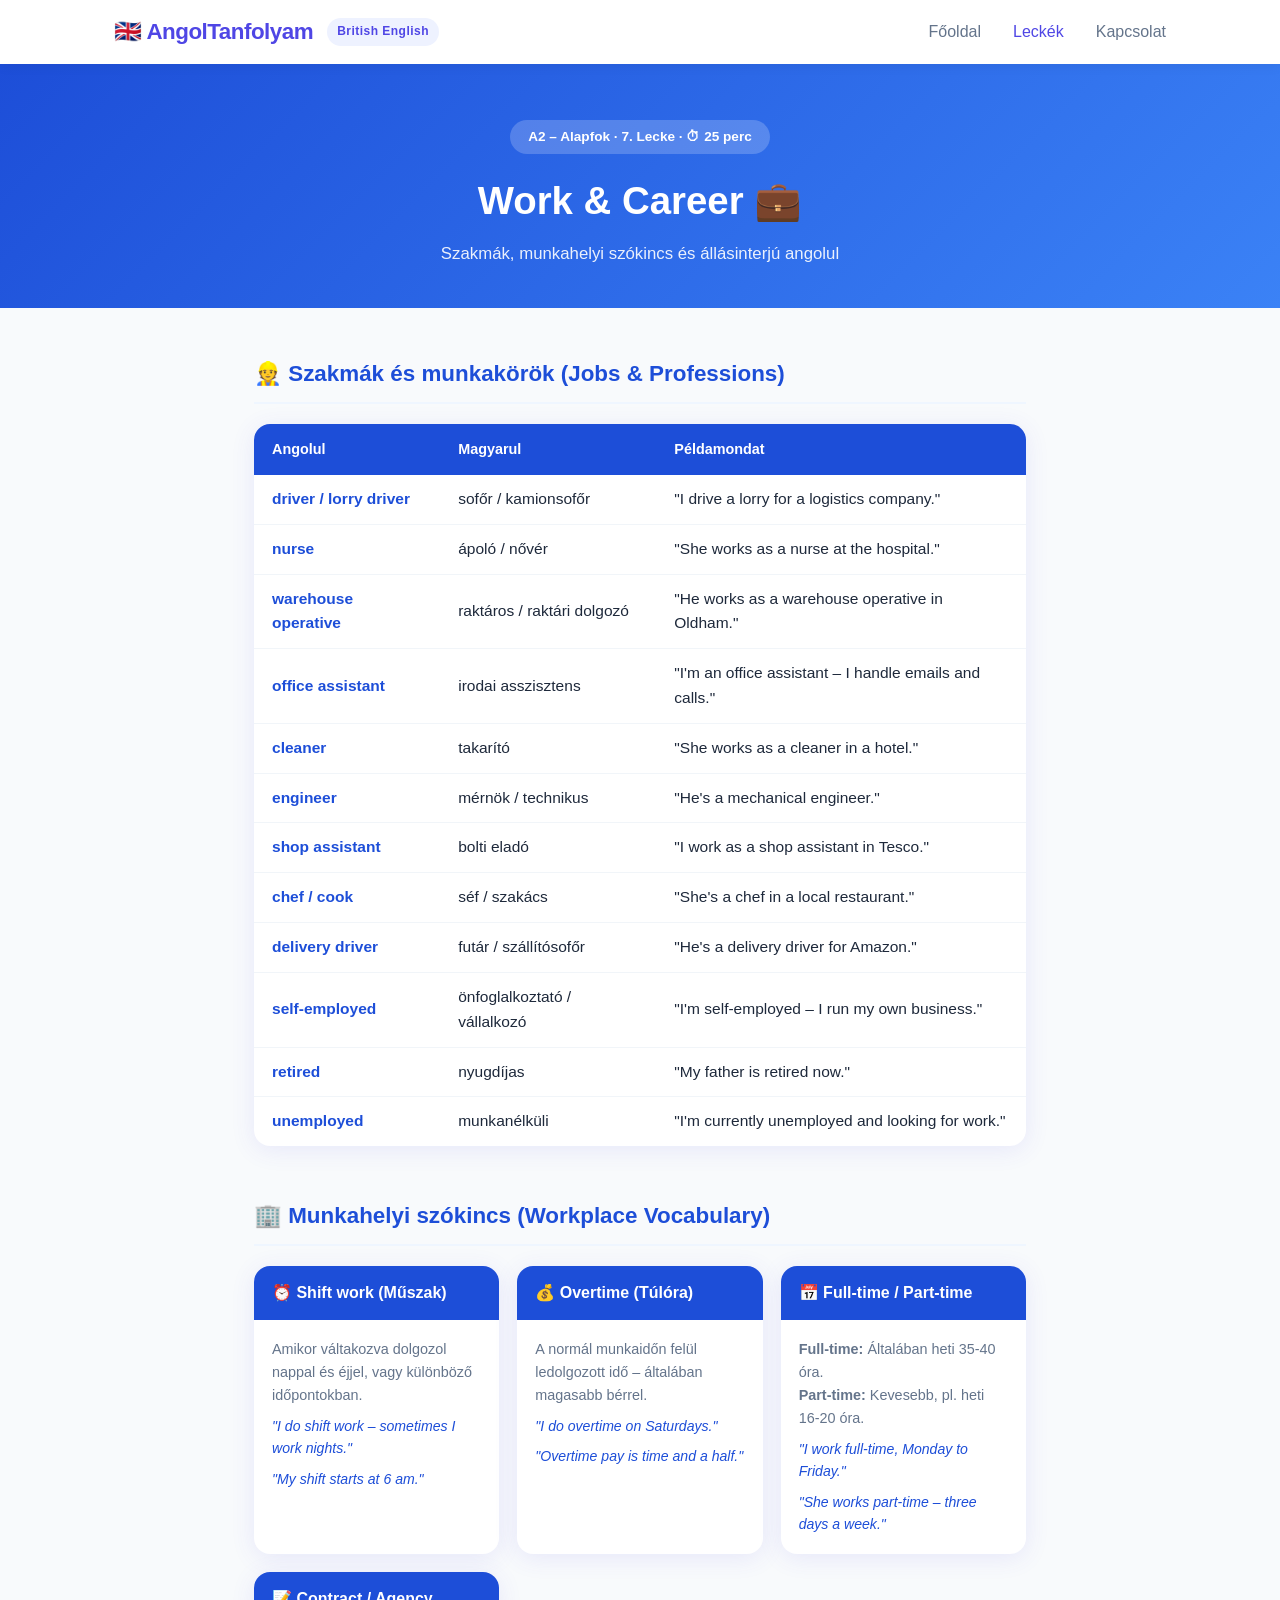
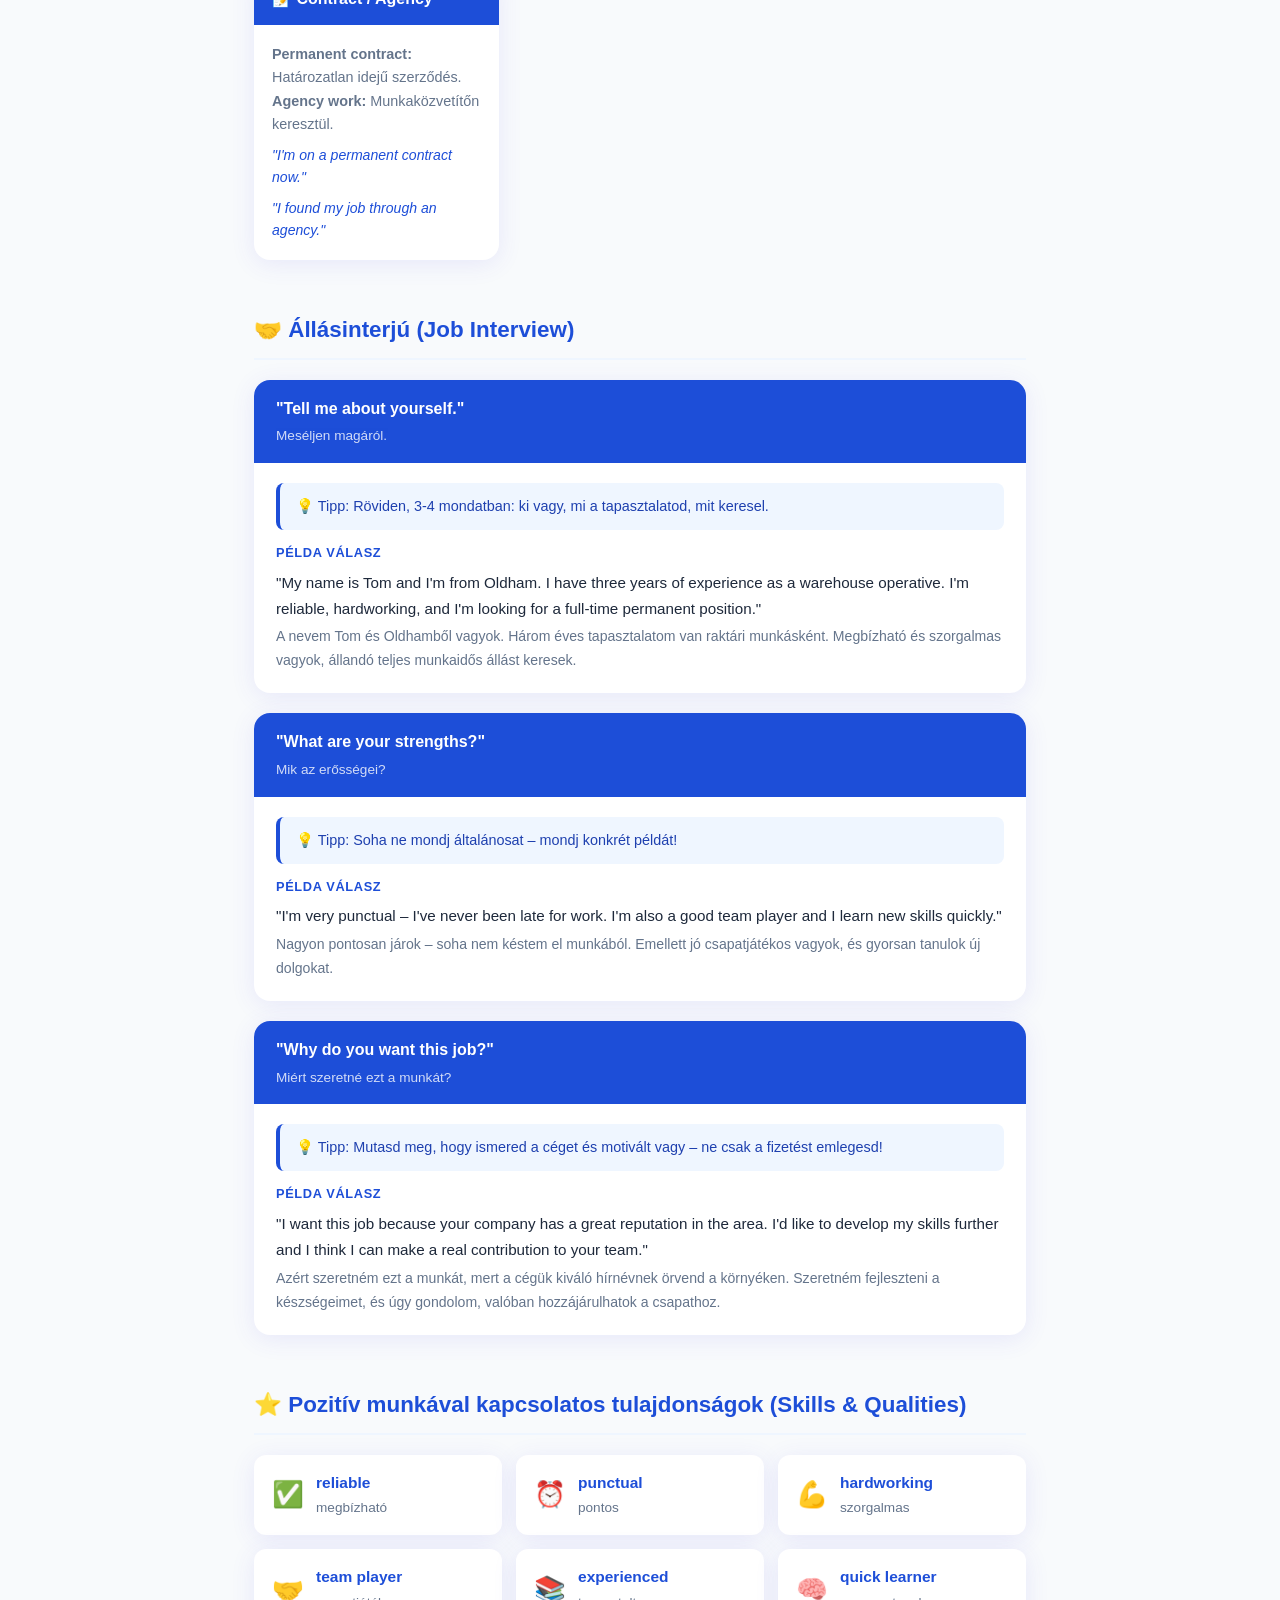
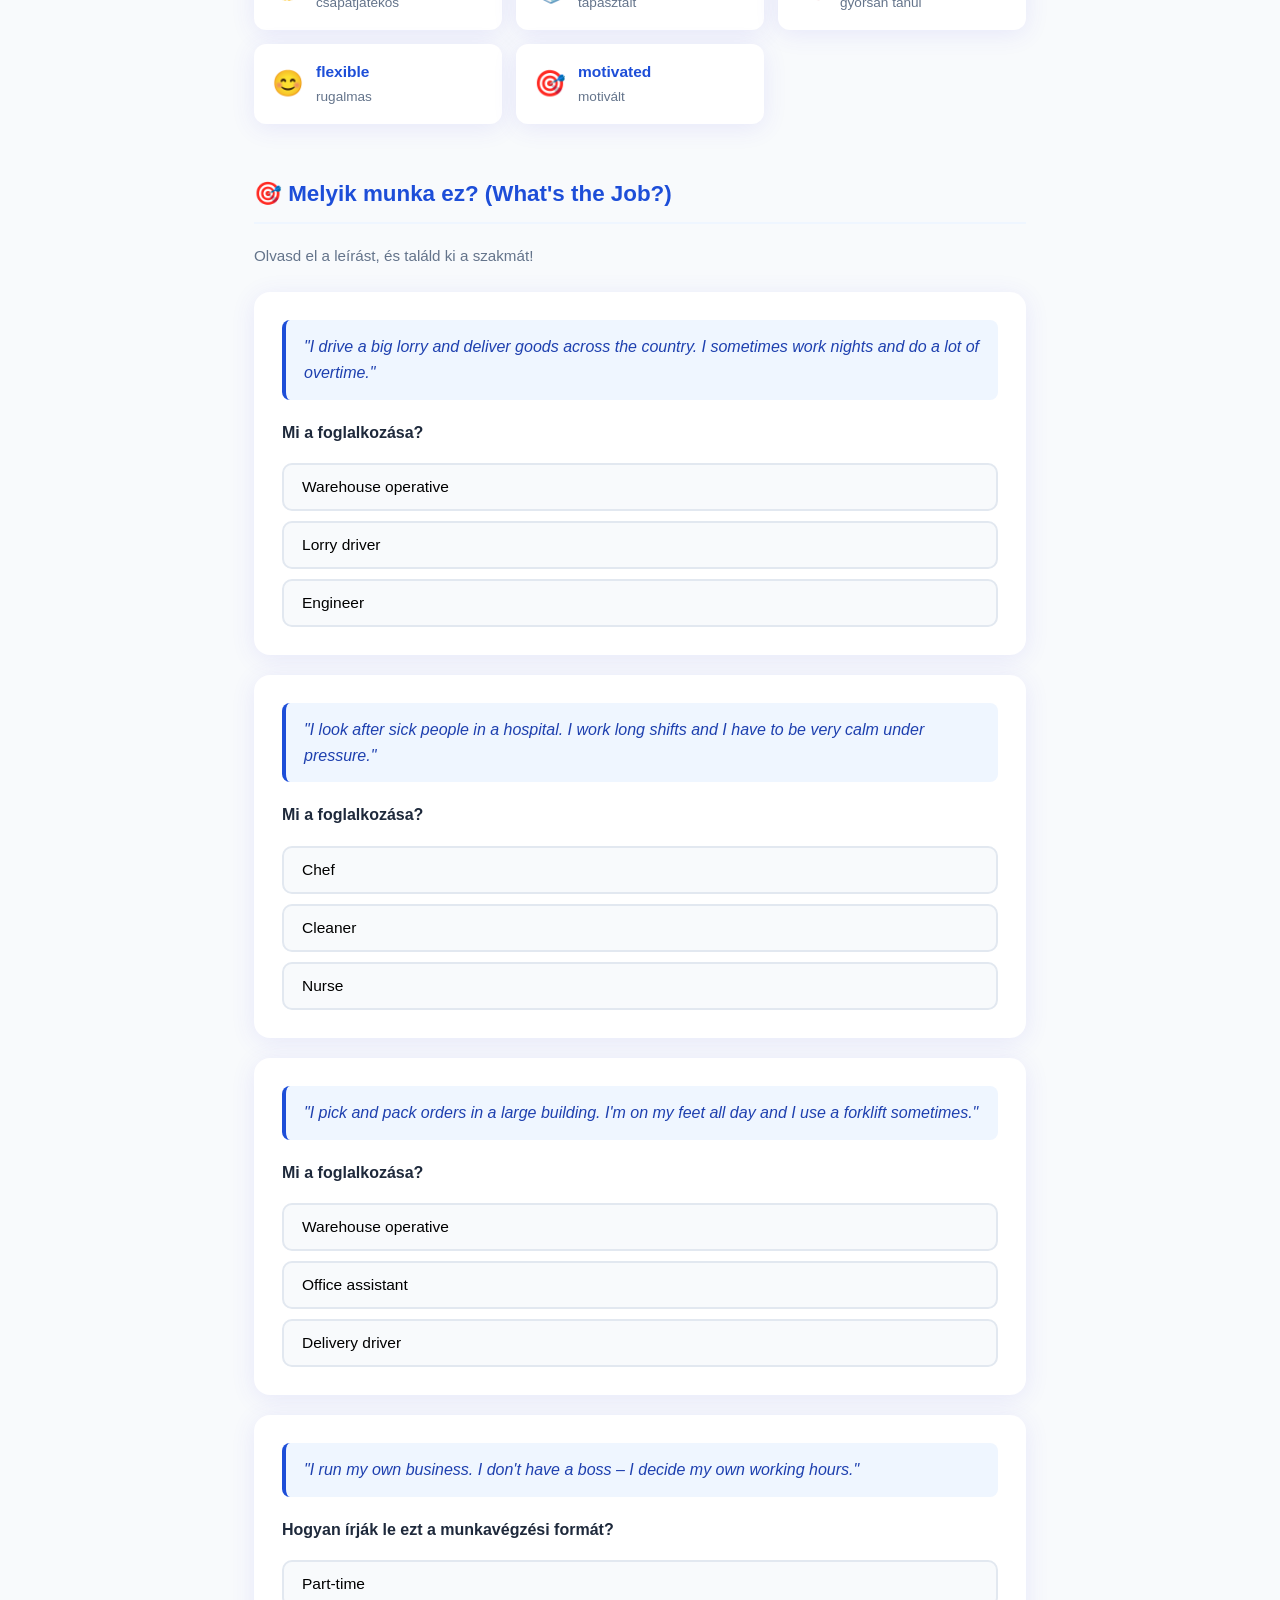
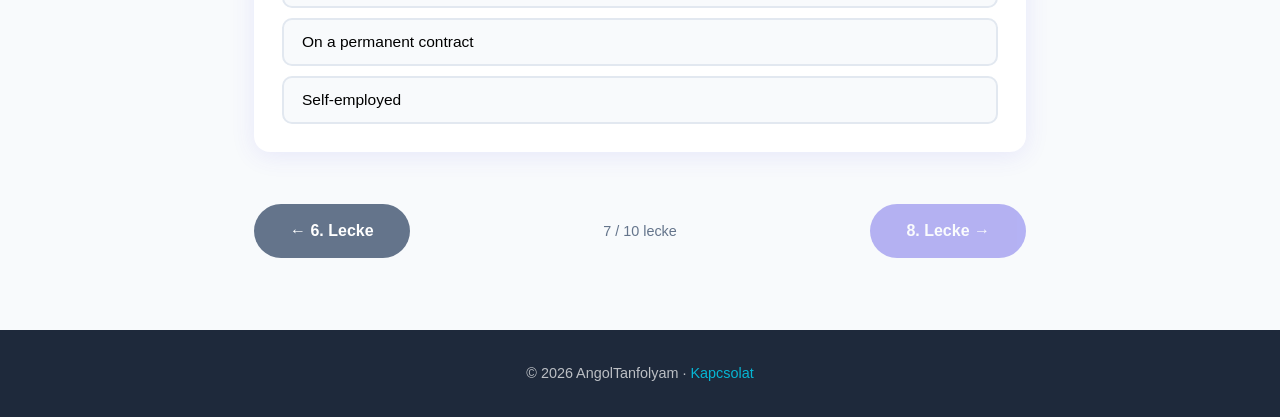
<file: lesson7.html>
<!DOCTYPE html>
<html lang="hu">
<head>
  <meta charset="UTF-8" />
  <meta name="viewport" content="width=device-width, initial-scale=1.0" />
  <title>7. Lecke: Work & Career – AngolTanfolyam</title>
  <link rel="stylesheet" href="style.css" />
  <style>
    .lesson-hero {
      background: linear-gradient(135deg, #1D4ED8 0%, #3B82F6 100%);
      color: var(--white);
      padding: 56px 24px 40px;
      text-align: center;
    }
    .lesson-hero .badge {
      display: inline-block;
      background: rgba(255,255,255,0.2);
      border-radius: 20px;
      padding: 6px 18px;
      font-size: 0.85rem;
      font-weight: 600;
      margin-bottom: 16px;
    }
    .lesson-hero h1 { font-size: clamp(1.6rem, 4vw, 2.4rem); margin-bottom: 10px; }
    .lesson-hero p { opacity: 0.9; font-size: 1.05rem; }

    .lesson-body { max-width: 820px; margin: 0 auto; padding: 48px 24px 72px; }
    .lesson-section { margin-bottom: 52px; }
    .lesson-section h2 {
      font-size: 1.4rem;
      font-weight: 700;
      color: #1D4ED8;
      margin-bottom: 20px;
      padding-bottom: 10px;
      border-bottom: 2px solid #EFF6FF;
    }

    .vocab-table {
      width: 100%;
      border-collapse: collapse;
      background: var(--white);
      border-radius: var(--radius);
      overflow: hidden;
      box-shadow: var(--card-shadow);
    }
    .vocab-table th { background: #1D4ED8; color: var(--white); padding: 14px 18px; text-align: left; font-size: 0.9rem; }
    .vocab-table td { padding: 12px 18px; border-bottom: 1px solid #F1F5F9; font-size: 0.97rem; }
    .vocab-table tr:last-child td { border-bottom: none; }
    .vocab-table tr:hover td { background: #EFF6FF; }
    .vocab-table .en { font-weight: 600; color: #1D4ED8; }

    /* Munkahelyi szavak kártyák */
    .work-cards { display: grid; grid-template-columns: repeat(auto-fit, minmax(220px, 1fr)); gap: 18px; }
    .work-card {
      background: var(--white);
      border-radius: var(--radius);
      box-shadow: var(--card-shadow);
      overflow: hidden;
    }
    .work-card-top { background: #1D4ED8; color: var(--white); padding: 14px 18px; font-weight: 700; font-size: 1rem; }
    .work-card-body { padding: 18px; }
    .work-card-body p { color: var(--text-light); font-size: 0.9rem; line-height: 1.6; margin-bottom: 8px; }
    .work-card-body p:last-child { margin-bottom: 0; }
    .work-card-body .example { color: #1D4ED8; font-style: italic; font-size: 0.88rem; }

    /* Interjú szekció */
    .interview-list { display: flex; flex-direction: column; gap: 20px; }
    .interview-item {
      background: var(--white);
      border-radius: var(--radius);
      box-shadow: var(--card-shadow);
      overflow: hidden;
    }
    .interview-q {
      background: #1D4ED8;
      color: var(--white);
      padding: 16px 22px;
      font-weight: 600;
      font-size: 1rem;
    }
    .interview-q .hu { opacity: 0.8; font-size: 0.85rem; font-weight: 400; margin-top: 4px; }
    .interview-body { padding: 20px 22px; }
    .interview-tip {
      background: #EFF6FF;
      border-left: 4px solid #1D4ED8;
      border-radius: 8px;
      padding: 12px 16px;
      font-size: 0.9rem;
      color: #1E40AF;
      margin-bottom: 12px;
    }
    .interview-example { font-size: 0.95rem; line-height: 1.7; }
    .interview-example .label { font-size: 0.8rem; font-weight: 700; color: #1D4ED8; text-transform: uppercase; letter-spacing: 0.05em; margin-bottom: 6px; }
    .interview-example .answer { color: var(--text); }
    .interview-example .hu { color: var(--text-light); font-size: 0.88rem; margin-top: 4px; }

    /* Tulajdonságok */
    .qualities-grid { display: grid; grid-template-columns: repeat(auto-fit, minmax(200px, 1fr)); gap: 14px; }
    .quality-chip {
      background: var(--white);
      border-radius: 12px;
      box-shadow: var(--card-shadow);
      padding: 16px 18px;
      display: flex;
      align-items: center;
      gap: 12px;
    }
    .quality-icon { font-size: 1.6rem; flex-shrink: 0; }
    .quality-en { font-weight: 700; color: #1D4ED8; font-size: 0.97rem; }
    .quality-hu { color: var(--text-light); font-size: 0.85rem; margin-top: 2px; }

    /* Kvíz */
    .quiz-card {
      background: var(--white);
      border-radius: var(--radius);
      box-shadow: var(--card-shadow);
      padding: 28px;
      margin-bottom: 20px;
    }
    .quiz-desc {
      background: #EFF6FF;
      border-left: 4px solid #1D4ED8;
      border-radius: 8px;
      padding: 14px 18px;
      font-size: 1rem;
      font-style: italic;
      color: #1E40AF;
      margin-bottom: 20px;
    }
    .quiz-question { font-weight: 600; margin-bottom: 18px; font-size: 1rem; }
    .quiz-options { display: flex; flex-direction: column; gap: 10px; }
    .quiz-option {
      padding: 13px 18px;
      border: 2px solid #E2E8F0;
      border-radius: 10px;
      cursor: pointer;
      font-size: 0.97rem;
      background: var(--bg);
      transition: 0.2s;
      text-align: left;
      font-family: inherit;
    }
    .quiz-option:hover { border-color: #1D4ED8; background: #EFF6FF; }
    .quiz-option.correct { border-color: #10B981; background: #D1FAE5; color: #065F46; font-weight: 600; }
    .quiz-option.wrong { border-color: #EF4444; background: #FEE2E2; color: #991B1B; }
    .quiz-option:disabled { cursor: default; }
    .quiz-feedback {
      margin-top: 14px; padding: 13px 16px; border-radius: 8px;
      font-weight: 600; display: none;
    }
    .quiz-feedback.show { display: block; }
    .quiz-feedback.ok { background: #D1FAE5; color: #065F46; }
    .quiz-feedback.ko { background: #FEE2E2; color: #991B1B; }

    .lesson-nav {
      display: flex; justify-content: space-between; align-items: center;
      margin-top: 48px; gap: 16px; flex-wrap: wrap;
    }
  </style>
</head>
<body>

  <!-- NAVBAR -->
  <nav>
    <div class="nav-inner">
      <div style="display:flex;align-items:center;gap:14px;">
        <a href="index.html" class="logo">🇬🇧 AngolTanfolyam</a>
        <span style="background:#EEF2FF;color:var(--primary);font-size:0.75rem;font-weight:700;padding:4px 10px;border-radius:20px;letter-spacing:0.04em;">British English</span>
      </div>
      <div class="nav-links" id="navLinks">
        <a href="index.html">Főoldal</a>
        <a href="lessons.html" class="active">Leckék</a>
        <a href="contact.html">Kapcsolat</a>
      </div>
      <button class="hamburger" id="hamburger" aria-label="Menü">
        <span></span><span></span><span></span>
      </button>
    </div>
  </nav>

  <!-- HERO -->
  <div class="lesson-hero">
    <div class="badge">A2 – Alapfok · 7. Lecke · ⏱ 25 perc</div>
    <h1>Work &amp; Career 💼</h1>
    <p>Szakmák, munkahelyi szókincs és állásinterjú angolul</p>
  </div>

  <div class="lesson-body">

    <!-- 1. SZAKMÁK -->
    <div class="lesson-section">
      <h2>👷 Szakmák és munkakörök (Jobs & Professions)</h2>
      <table class="vocab-table">
        <thead><tr><th>Angolul</th><th>Magyarul</th><th>Példamondat</th></tr></thead>
        <tbody>
          <tr><td class="en">driver / lorry driver</td><td>sofőr / kamionsofőr</td><td>"I drive a lorry for a logistics company."</td></tr>
          <tr><td class="en">nurse</td><td>ápoló / nővér</td><td>"She works as a nurse at the hospital."</td></tr>
          <tr><td class="en">warehouse operative</td><td>raktáros / raktári dolgozó</td><td>"He works as a warehouse operative in Oldham."</td></tr>
          <tr><td class="en">office assistant</td><td>irodai asszisztens</td><td>"I'm an office assistant – I handle emails and calls."</td></tr>
          <tr><td class="en">cleaner</td><td>takarító</td><td>"She works as a cleaner in a hotel."</td></tr>
          <tr><td class="en">engineer</td><td>mérnök / technikus</td><td>"He's a mechanical engineer."</td></tr>
          <tr><td class="en">shop assistant</td><td>bolti eladó</td><td>"I work as a shop assistant in Tesco."</td></tr>
          <tr><td class="en">chef / cook</td><td>séf / szakács</td><td>"She's a chef in a local restaurant."</td></tr>
          <tr><td class="en">delivery driver</td><td>futár / szállítósofőr</td><td>"He's a delivery driver for Amazon."</td></tr>
          <tr><td class="en">self-employed</td><td>önfoglalkoztató / vállalkozó</td><td>"I'm self-employed – I run my own business."</td></tr>
          <tr><td class="en">retired</td><td>nyugdíjas</td><td>"My father is retired now."</td></tr>
          <tr><td class="en">unemployed</td><td>munkanélküli</td><td>"I'm currently unemployed and looking for work."</td></tr>
        </tbody>
      </table>
    </div>

    <!-- 2. MUNKAHELYI SZAVAK -->
    <div class="lesson-section">
      <h2>🏢 Munkahelyi szókincs (Workplace Vocabulary)</h2>
      <div class="work-cards">
        <div class="work-card">
          <div class="work-card-top">⏰ Shift work (Műszak)</div>
          <div class="work-card-body">
            <p>Amikor váltakozva dolgozol nappal és éjjel, vagy különböző időpontokban.</p>
            <p class="example">"I do shift work – sometimes I work nights."</p>
            <p class="example">"My shift starts at 6 am."</p>
          </div>
        </div>
        <div class="work-card">
          <div class="work-card-top">💰 Overtime (Túlóra)</div>
          <div class="work-card-body">
            <p>A normál munkaidőn felül ledolgozott idő – általában magasabb bérrel.</p>
            <p class="example">"I do overtime on Saturdays."</p>
            <p class="example">"Overtime pay is time and a half."</p>
          </div>
        </div>
        <div class="work-card">
          <div class="work-card-top">📅 Full-time / Part-time</div>
          <div class="work-card-body">
            <p><strong>Full-time:</strong> Általában heti 35-40 óra.<br><strong>Part-time:</strong> Kevesebb, pl. heti 16-20 óra.</p>
            <p class="example">"I work full-time, Monday to Friday."</p>
            <p class="example">"She works part-time – three days a week."</p>
          </div>
        </div>
        <div class="work-card">
          <div class="work-card-top">📝 Contract / Agency</div>
          <div class="work-card-body">
            <p><strong>Permanent contract:</strong> Határozatlan idejű szerződés.<br><strong>Agency work:</strong> Munkaközvetítőn keresztül.</p>
            <p class="example">"I'm on a permanent contract now."</p>
            <p class="example">"I found my job through an agency."</p>
          </div>
        </div>
      </div>
    </div>

    <!-- 3. ÁLLÁSINTERJÚ -->
    <div class="lesson-section">
      <h2>🤝 Állásinterjú (Job Interview)</h2>
      <div class="interview-list">

        <div class="interview-item">
          <div class="interview-q">
            "Tell me about yourself."
            <div class="hu">Meséljen magáról.</div>
          </div>
          <div class="interview-body">
            <div class="interview-tip">💡 Tipp: Röviden, 3-4 mondatban: ki vagy, mi a tapasztalatod, mit keresel.</div>
            <div class="interview-example">
              <div class="label">Példa válasz</div>
              <div class="answer">"My name is Tom and I'm from Oldham. I have three years of experience as a warehouse operative. I'm reliable, hardworking, and I'm looking for a full-time permanent position."</div>
              <div class="hu">A nevem Tom és Oldhamből vagyok. Három éves tapasztalatom van raktári munkásként. Megbízható és szorgalmas vagyok, állandó teljes munkaidős állást keresek.</div>
            </div>
          </div>
        </div>

        <div class="interview-item">
          <div class="interview-q">
            "What are your strengths?"
            <div class="hu">Mik az erősségei?</div>
          </div>
          <div class="interview-body">
            <div class="interview-tip">💡 Tipp: Soha ne mondj általánosat – mondj konkrét példát!</div>
            <div class="interview-example">
              <div class="label">Példa válasz</div>
              <div class="answer">"I'm very punctual – I've never been late for work. I'm also a good team player and I learn new skills quickly."</div>
              <div class="hu">Nagyon pontosan járok – soha nem késtem el munkából. Emellett jó csapatjátékos vagyok, és gyorsan tanulok új dolgokat.</div>
            </div>
          </div>
        </div>

        <div class="interview-item">
          <div class="interview-q">
            "Why do you want this job?"
            <div class="hu">Miért szeretné ezt a munkát?</div>
          </div>
          <div class="interview-body">
            <div class="interview-tip">💡 Tipp: Mutasd meg, hogy ismered a céget és motivált vagy – ne csak a fizetést emlegesd!</div>
            <div class="interview-example">
              <div class="label">Példa válasz</div>
              <div class="answer">"I want this job because your company has a great reputation in the area. I'd like to develop my skills further and I think I can make a real contribution to your team."</div>
              <div class="hu">Azért szeretném ezt a munkát, mert a cégük kiváló hírnévnek örvend a környéken. Szeretném fejleszteni a készségeimet, és úgy gondolom, valóban hozzájárulhatok a csapathoz.</div>
            </div>
          </div>
        </div>

      </div>
    </div>

    <!-- 4. TULAJDONSÁGOK -->
    <div class="lesson-section">
      <h2>⭐ Pozitív munkával kapcsolatos tulajdonságok (Skills & Qualities)</h2>
      <div class="qualities-grid">
        <div class="quality-chip">
          <div class="quality-icon">✅</div>
          <div><div class="quality-en">reliable</div><div class="quality-hu">megbízható</div></div>
        </div>
        <div class="quality-chip">
          <div class="quality-icon">⏰</div>
          <div><div class="quality-en">punctual</div><div class="quality-hu">pontos</div></div>
        </div>
        <div class="quality-chip">
          <div class="quality-icon">💪</div>
          <div><div class="quality-en">hardworking</div><div class="quality-hu">szorgalmas</div></div>
        </div>
        <div class="quality-chip">
          <div class="quality-icon">🤝</div>
          <div><div class="quality-en">team player</div><div class="quality-hu">csapatjátékos</div></div>
        </div>
        <div class="quality-chip">
          <div class="quality-icon">📚</div>
          <div><div class="quality-en">experienced</div><div class="quality-hu">tapasztalt</div></div>
        </div>
        <div class="quality-chip">
          <div class="quality-icon">🧠</div>
          <div><div class="quality-en">quick learner</div><div class="quality-hu">gyorsan tanul</div></div>
        </div>
        <div class="quality-chip">
          <div class="quality-icon">😊</div>
          <div><div class="quality-en">flexible</div><div class="quality-hu">rugalmas</div></div>
        </div>
        <div class="quality-chip">
          <div class="quality-icon">🎯</div>
          <div><div class="quality-en">motivated</div><div class="quality-hu">motivált</div></div>
        </div>
      </div>
    </div>

    <!-- 5. KVÍZ -->
    <div class="lesson-section">
      <h2>🎯 Melyik munka ez? (What's the Job?)</h2>
      <p style="color:var(--text-light); margin-bottom:24px; font-size:0.95rem;">Olvasd el a leírást, és találd ki a szakmát!</p>

      <div class="quiz-card" id="q1">
        <div class="quiz-desc">"I drive a big lorry and deliver goods across the country. I sometimes work nights and do a lot of overtime."</div>
        <div class="quiz-question">Mi a foglalkozása?</div>
        <div class="quiz-options">
          <button class="quiz-option" onclick="answer(this,'q1',false)">Warehouse operative</button>
          <button class="quiz-option" onclick="answer(this,'q1',true)">Lorry driver</button>
          <button class="quiz-option" onclick="answer(this,'q1',false)">Engineer</button>
        </div>
        <div class="quiz-feedback" id="q1-fb"></div>
      </div>

      <div class="quiz-card" id="q2">
        <div class="quiz-desc">"I look after sick people in a hospital. I work long shifts and I have to be very calm under pressure."</div>
        <div class="quiz-question">Mi a foglalkozása?</div>
        <div class="quiz-options">
          <button class="quiz-option" onclick="answer(this,'q2',false)">Chef</button>
          <button class="quiz-option" onclick="answer(this,'q2',false)">Cleaner</button>
          <button class="quiz-option" onclick="answer(this,'q2',true)">Nurse</button>
        </div>
        <div class="quiz-feedback" id="q2-fb"></div>
      </div>

      <div class="quiz-card" id="q3">
        <div class="quiz-desc">"I pick and pack orders in a large building. I'm on my feet all day and I use a forklift sometimes."</div>
        <div class="quiz-question">Mi a foglalkozása?</div>
        <div class="quiz-options">
          <button class="quiz-option" onclick="answer(this,'q3',true)">Warehouse operative</button>
          <button class="quiz-option" onclick="answer(this,'q3',false)">Office assistant</button>
          <button class="quiz-option" onclick="answer(this,'q3',false)">Delivery driver</button>
        </div>
        <div class="quiz-feedback" id="q3-fb"></div>
      </div>

      <div class="quiz-card" id="q4">
        <div class="quiz-desc">"I run my own business. I don't have a boss – I decide my own working hours."</div>
        <div class="quiz-question">Hogyan írják le ezt a munkavégzési formát?</div>
        <div class="quiz-options">
          <button class="quiz-option" onclick="answer(this,'q4',false)">Part-time</button>
          <button class="quiz-option" onclick="answer(this,'q4',false)">On a permanent contract</button>
          <button class="quiz-option" onclick="answer(this,'q4',true)">Self-employed</button>
        </div>
        <div class="quiz-feedback" id="q4-fb"></div>
      </div>

    </div>

    <!-- NAVIGÁCIÓ -->
    <div class="lesson-nav">
      <a href="lesson6.html" class="btn btn-primary" style="background:var(--text-light);">← 6. Lecke</a>
      <span style="color:var(--text-light); font-size:0.9rem;">7 / 10 lecke</span>
      <a href="#" class="btn btn-primary" style="opacity:0.4; pointer-events:none;">8. Lecke →</a>
    </div>

  </div>

  <!-- FOOTER -->
  <footer>
    <p>© 2026 AngolTanfolyam · <a href="contact.html">Kapcsolat</a></p>
  </footer>

  <script>
    const hamburger = document.getElementById('hamburger');
    const navLinks = document.getElementById('navLinks');
    hamburger.addEventListener('click', () => navLinks.classList.toggle('open'));

    function answer(btn, qId, isCorrect) {
      const card = document.getElementById(qId);
      const feedback = document.getElementById(qId + '-fb');
      card.querySelectorAll('.quiz-option').forEach(b => b.disabled = true);
      btn.classList.add(isCorrect ? 'correct' : 'wrong');
      feedback.classList.add('show', isCorrect ? 'ok' : 'ko');
      if (isCorrect) {
        feedback.textContent = '✅ Helyes! Pontosan!';
      } else {
        const correct = [...card.querySelectorAll('.quiz-option')].find(b => b.onclick.toString().includes('true'));
        feedback.textContent = '❌ Nem egészen. A helyes válasz: "' + correct.textContent + '"';
        correct.classList.add('correct');
      }
    }
  </script>
</body>
</html>
</file>
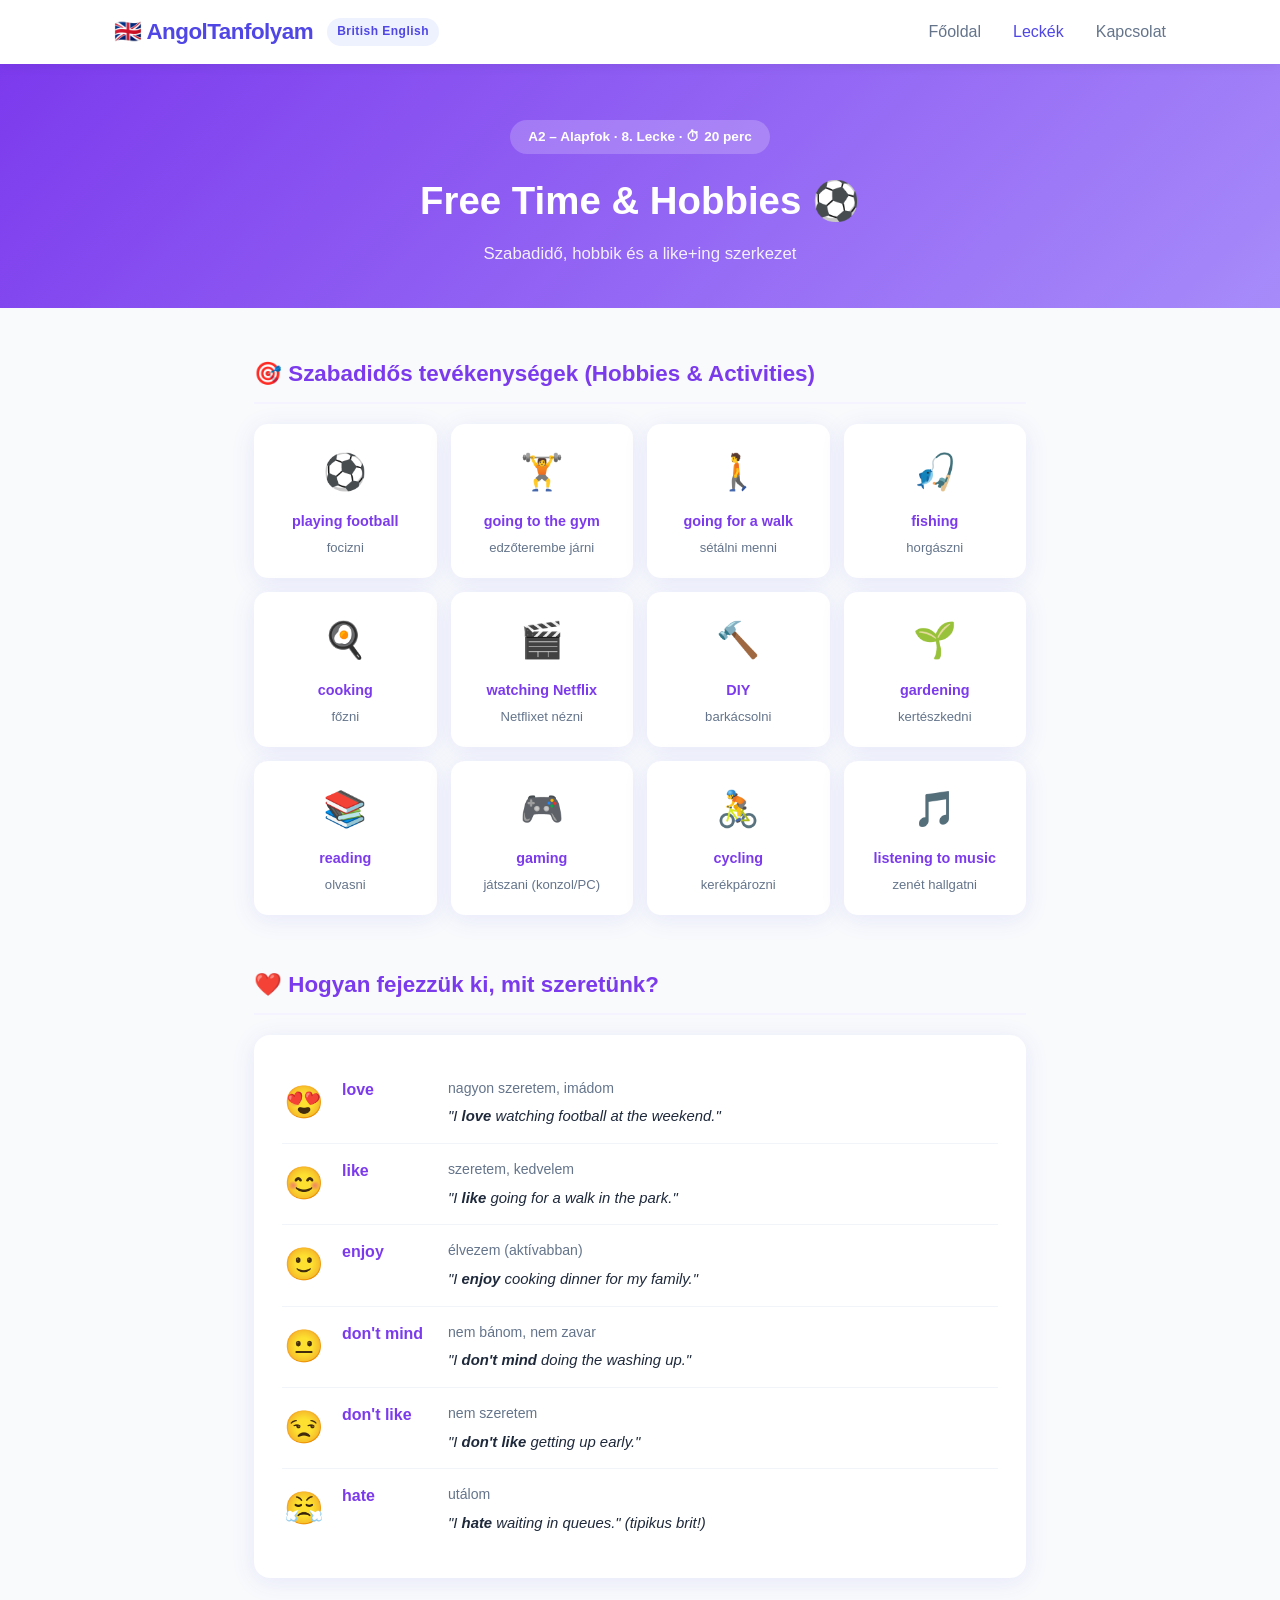
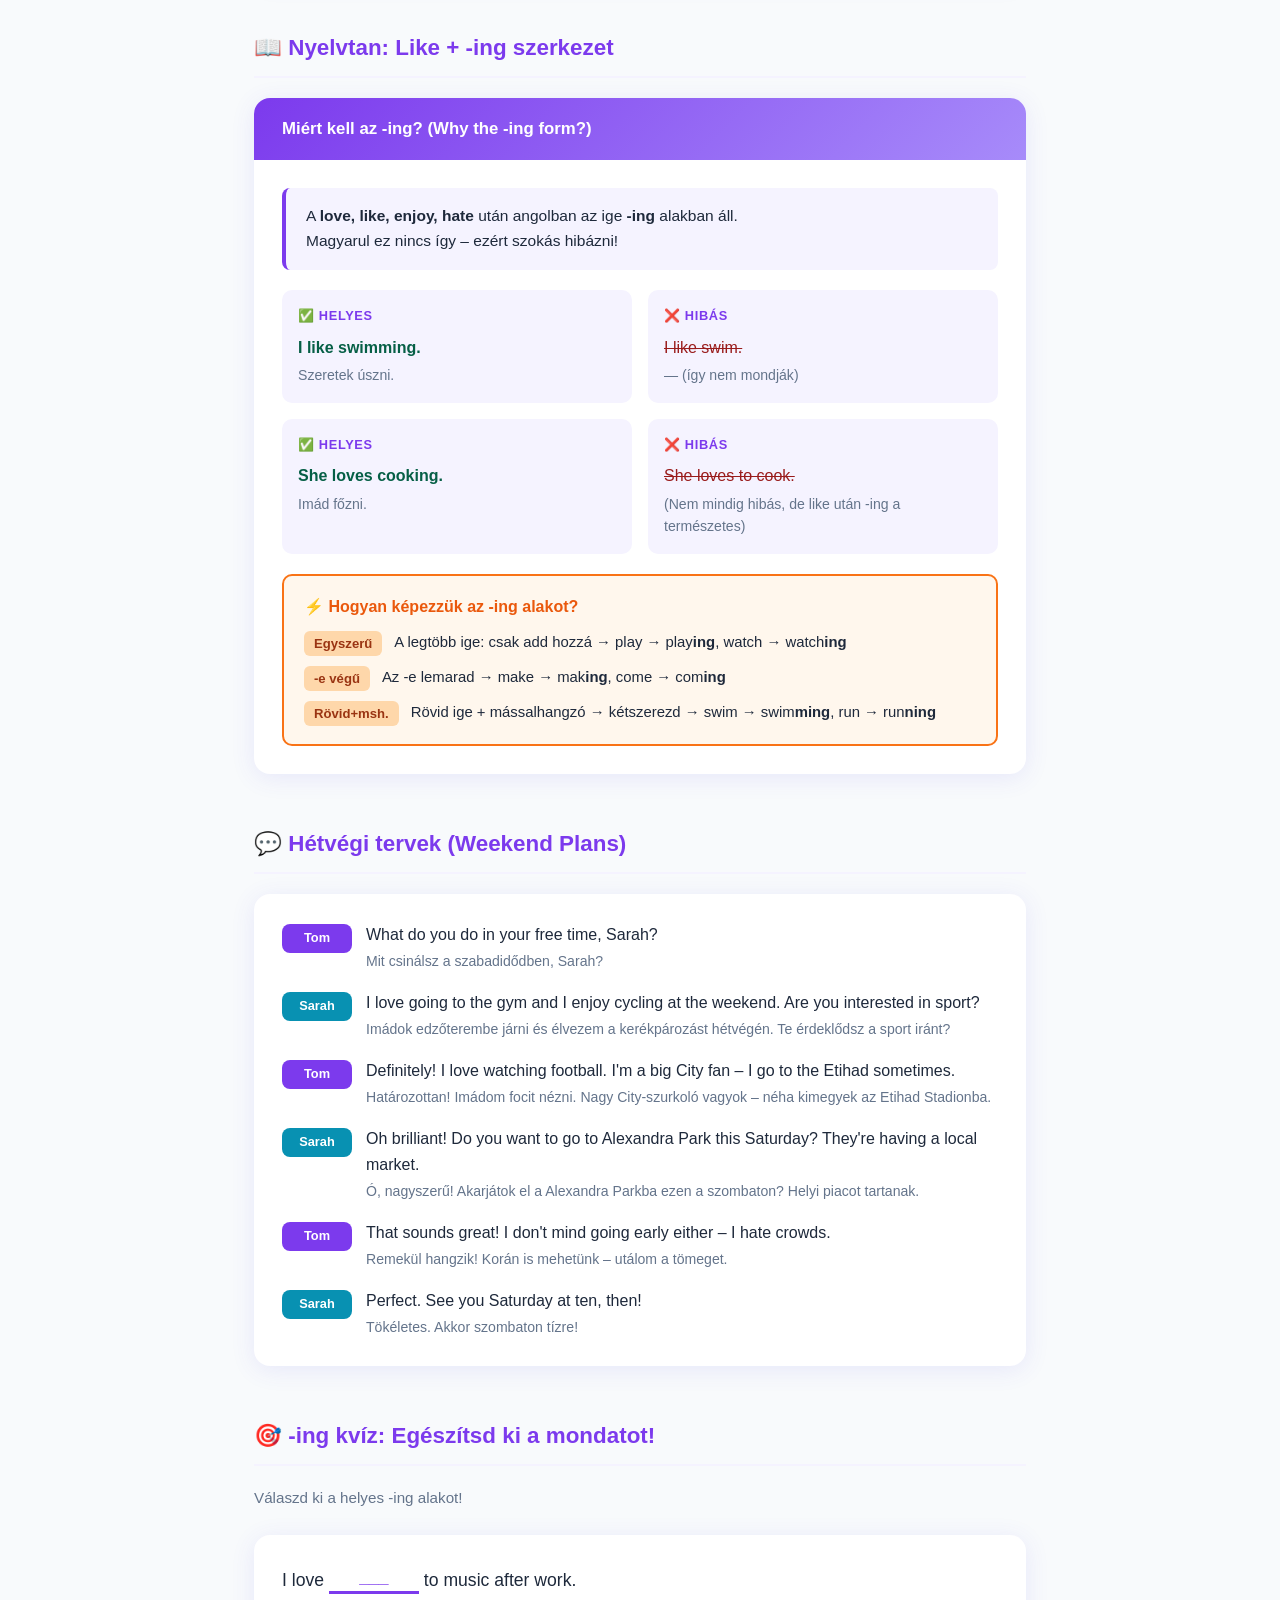
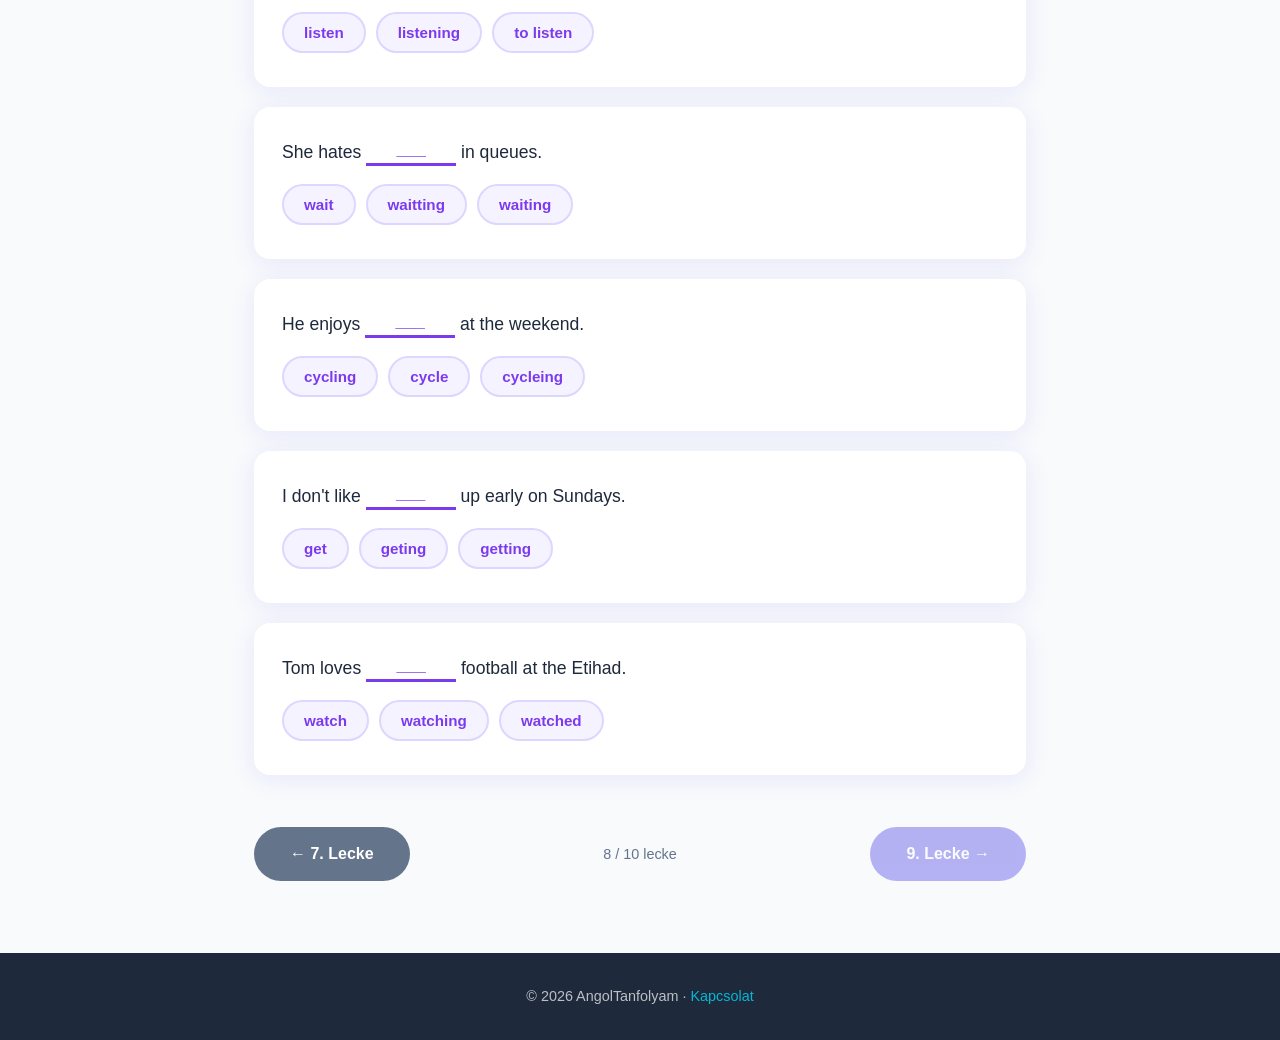
<file: lesson8.html>
<!DOCTYPE html>
<html lang="hu">
<head>
  <meta charset="UTF-8" />
  <meta name="viewport" content="width=device-width, initial-scale=1.0" />
  <title>8. Lecke: Free Time & Hobbies – AngolTanfolyam</title>
  <link rel="stylesheet" href="style.css" />
  <style>
    .lesson-hero {
      background: linear-gradient(135deg, #7C3AED 0%, #A78BFA 100%);
      color: var(--white);
      padding: 56px 24px 40px;
      text-align: center;
    }
    .lesson-hero .badge {
      display: inline-block;
      background: rgba(255,255,255,0.2);
      border-radius: 20px;
      padding: 6px 18px;
      font-size: 0.85rem;
      font-weight: 600;
      margin-bottom: 16px;
    }
    .lesson-hero h1 { font-size: clamp(1.6rem, 4vw, 2.4rem); margin-bottom: 10px; }
    .lesson-hero p { opacity: 0.9; font-size: 1.05rem; }

    .lesson-body { max-width: 820px; margin: 0 auto; padding: 48px 24px 72px; }
    .lesson-section { margin-bottom: 52px; }
    .lesson-section h2 {
      font-size: 1.4rem;
      font-weight: 700;
      color: #7C3AED;
      margin-bottom: 20px;
      padding-bottom: 10px;
      border-bottom: 2px solid #F5F3FF;
    }

    /* Hobby kártyák */
    .hobby-grid { display: grid; grid-template-columns: repeat(auto-fit, minmax(160px, 1fr)); gap: 14px; }
    .hobby-card {
      background: var(--white);
      border-radius: 14px;
      box-shadow: var(--card-shadow);
      padding: 20px 14px;
      text-align: center;
      transition: transform 0.2s;
    }
    .hobby-card:hover { transform: translateY(-3px); }
    .hobby-icon { font-size: 2.2rem; margin-bottom: 10px; }
    .hobby-en { font-weight: 700; color: #7C3AED; font-size: 0.9rem; }
    .hobby-hu { color: var(--text-light); font-size: 0.82rem; margin-top: 4px; }

    /* Like/Love/Hate skála */
    .scale-box {
      background: var(--white);
      border-radius: var(--radius);
      box-shadow: var(--card-shadow);
      padding: 28px;
    }
    .scale-row {
      display: flex;
      align-items: flex-start;
      gap: 16px;
      padding: 14px 0;
      border-bottom: 1px solid #F1F5F9;
    }
    .scale-row:last-child { border-bottom: none; }
    .scale-emoji { font-size: 2rem; min-width: 44px; text-align: center; flex-shrink: 0; }
    .scale-verb { font-weight: 700; color: #7C3AED; font-size: 1rem; min-width: 90px; }
    .scale-meaning { color: var(--text-light); font-size: 0.88rem; margin-bottom: 6px; }
    .scale-example { font-size: 0.93rem; font-style: italic; }

    /* Grammar doboz */
    .grammar-box {
      background: var(--white);
      border-radius: var(--radius);
      box-shadow: var(--card-shadow);
      overflow: hidden;
    }
    .grammar-box-header {
      background: linear-gradient(135deg, #7C3AED, #A78BFA);
      color: var(--white);
      padding: 18px 28px;
      font-size: 1.05rem;
      font-weight: 700;
    }
    .grammar-box-body { padding: 28px; }
    .grammar-rule {
      background: #F5F3FF;
      border-left: 4px solid #7C3AED;
      border-radius: 8px;
      padding: 16px 20px;
      margin-bottom: 20px;
      font-size: 0.97rem;
    }
    .ing-grid { display: grid; grid-template-columns: 1fr 1fr; gap: 16px; }
    @media (max-width: 560px) { .ing-grid { grid-template-columns: 1fr; } }
    .ing-box { background: #F5F3FF; border-radius: 10px; padding: 16px; }
    .ing-box .label { font-size: 0.8rem; font-weight: 700; color: #7C3AED; text-transform: uppercase; letter-spacing: 0.05em; margin-bottom: 8px; }
    .ing-box .correct { color: #065F46; font-weight: 600; }
    .ing-box .wrong { color: #991B1B; text-decoration: line-through; }
    .ing-box .hu { color: var(--text-light); font-size: 0.88rem; margin-top: 4px; }
    .ing-rules {
      margin-top: 20px;
      background: #FFF7ED;
      border: 2px solid #F97316;
      border-radius: 10px;
      padding: 18px 20px;
    }
    .ing-rules-title { font-weight: 700; color: #EA580C; margin-bottom: 12px; }
    .ing-rule-item { display: flex; gap: 12px; margin-bottom: 10px; font-size: 0.93rem; }
    .ing-rule-item:last-child { margin-bottom: 0; }
    .ing-tag { background: #FED7AA; color: #9A3412; border-radius: 6px; padding: 2px 10px; font-weight: 700; font-size: 0.82rem; flex-shrink: 0; }

    /* Párbeszéd */
    .dialogue {
      background: var(--white);
      border-radius: var(--radius);
      box-shadow: var(--card-shadow);
      padding: 28px;
    }
    .dialogue-line { display: flex; gap: 14px; margin-bottom: 18px; align-items: flex-start; }
    .dialogue-line:last-child { margin-bottom: 0; }
    .speaker {
      min-width: 70px;
      font-weight: 700;
      font-size: 0.8rem;
      color: var(--white);
      background: #7C3AED;
      border-radius: 8px;
      padding: 4px 10px;
      text-align: center;
      margin-top: 2px;
    }
    .speaker.b { background: #0891B2; }
    .dialogue-text .en-text { font-weight: 500; }
    .dialogue-text .hu-text { color: var(--text-light); font-size: 0.88rem; margin-top: 2px; }

    /* -ing kvíz */
    .ing-quiz-card {
      background: var(--white);
      border-radius: var(--radius);
      box-shadow: var(--card-shadow);
      padding: 28px;
      margin-bottom: 20px;
    }
    .ing-sentence {
      font-size: 1.1rem;
      margin-bottom: 18px;
      font-weight: 500;
      line-height: 1.6;
    }
    .ing-blank {
      display: inline-block;
      min-width: 90px;
      border-bottom: 3px solid #7C3AED;
      color: #7C3AED;
      font-weight: 700;
      text-align: center;
      padding: 0 6px;
      vertical-align: bottom;
    }
    .ing-options { display: flex; flex-wrap: wrap; gap: 10px; margin-bottom: 6px; }
    .ing-option {
      padding: 10px 20px;
      border: 2px solid #DDD6FE;
      border-radius: 50px;
      cursor: pointer;
      font-size: 0.95rem;
      background: #F5F3FF;
      color: #7C3AED;
      font-weight: 600;
      font-family: inherit;
      transition: 0.2s;
    }
    .ing-option:hover { background: #7C3AED; color: var(--white); border-color: #7C3AED; }
    .ing-option.correct { background: #D1FAE5; color: #065F46; border-color: #10B981; }
    .ing-option.wrong { background: #FEE2E2; color: #991B1B; border-color: #EF4444; }
    .ing-option:disabled { cursor: default; }
    .ing-feedback {
      margin-top: 12px; padding: 12px 16px; border-radius: 8px;
      font-weight: 600; display: none; font-size: 0.93rem;
    }
    .ing-feedback.show { display: block; }
    .ing-feedback.ok { background: #D1FAE5; color: #065F46; }
    .ing-feedback.ko { background: #FEE2E2; color: #991B1B; }

    .lesson-nav {
      display: flex; justify-content: space-between; align-items: center;
      margin-top: 48px; gap: 16px; flex-wrap: wrap;
    }
  </style>
</head>
<body>

  <!-- NAVBAR -->
  <nav>
    <div class="nav-inner">
      <div style="display:flex;align-items:center;gap:14px;">
        <a href="index.html" class="logo">🇬🇧 AngolTanfolyam</a>
        <span style="background:#EEF2FF;color:var(--primary);font-size:0.75rem;font-weight:700;padding:4px 10px;border-radius:20px;letter-spacing:0.04em;">British English</span>
      </div>
      <div class="nav-links" id="navLinks">
        <a href="index.html">Főoldal</a>
        <a href="lessons.html" class="active">Leckék</a>
        <a href="contact.html">Kapcsolat</a>
      </div>
      <button class="hamburger" id="hamburger" aria-label="Menü">
        <span></span><span></span><span></span>
      </button>
    </div>
  </nav>

  <!-- HERO -->
  <div class="lesson-hero">
    <div class="badge">A2 – Alapfok · 8. Lecke · ⏱ 20 perc</div>
    <h1>Free Time &amp; Hobbies ⚽</h1>
    <p>Szabadidő, hobbik és a like+ing szerkezet</p>
  </div>

  <div class="lesson-body">

    <!-- 1. HOBBIK -->
    <div class="lesson-section">
      <h2>🎯 Szabadidős tevékenységek (Hobbies & Activities)</h2>
      <div class="hobby-grid">
        <div class="hobby-card">
          <div class="hobby-icon">⚽</div>
          <div class="hobby-en">playing football</div>
          <div class="hobby-hu">focizni</div>
        </div>
        <div class="hobby-card">
          <div class="hobby-icon">🏋️</div>
          <div class="hobby-en">going to the gym</div>
          <div class="hobby-hu">edzőterembe járni</div>
        </div>
        <div class="hobby-card">
          <div class="hobby-icon">🚶</div>
          <div class="hobby-en">going for a walk</div>
          <div class="hobby-hu">sétálni menni</div>
        </div>
        <div class="hobby-card">
          <div class="hobby-icon">🎣</div>
          <div class="hobby-en">fishing</div>
          <div class="hobby-hu">horgászni</div>
        </div>
        <div class="hobby-card">
          <div class="hobby-icon">🍳</div>
          <div class="hobby-en">cooking</div>
          <div class="hobby-hu">főzni</div>
        </div>
        <div class="hobby-card">
          <div class="hobby-icon">🎬</div>
          <div class="hobby-en">watching Netflix</div>
          <div class="hobby-hu">Netflixet nézni</div>
        </div>
        <div class="hobby-card">
          <div class="hobby-icon">🔨</div>
          <div class="hobby-en">DIY</div>
          <div class="hobby-hu">barkácsolni</div>
        </div>
        <div class="hobby-card">
          <div class="hobby-icon">🌱</div>
          <div class="hobby-en">gardening</div>
          <div class="hobby-hu">kertészkedni</div>
        </div>
        <div class="hobby-card">
          <div class="hobby-icon">📚</div>
          <div class="hobby-en">reading</div>
          <div class="hobby-hu">olvasni</div>
        </div>
        <div class="hobby-card">
          <div class="hobby-icon">🎮</div>
          <div class="hobby-en">gaming</div>
          <div class="hobby-hu">játszani (konzol/PC)</div>
        </div>
        <div class="hobby-card">
          <div class="hobby-icon">🚴</div>
          <div class="hobby-en">cycling</div>
          <div class="hobby-hu">kerékpározni</div>
        </div>
        <div class="hobby-card">
          <div class="hobby-icon">🎵</div>
          <div class="hobby-en">listening to music</div>
          <div class="hobby-hu">zenét hallgatni</div>
        </div>
      </div>
    </div>

    <!-- 2. LIKE/LOVE/HATE SKÁLA -->
    <div class="lesson-section">
      <h2>❤️ Hogyan fejezzük ki, mit szeretünk?</h2>
      <div class="scale-box">
        <div class="scale-row">
          <div class="scale-emoji">😍</div>
          <div class="scale-verb">love</div>
          <div>
            <div class="scale-meaning">nagyon szeretem, imádom</div>
            <div class="scale-example">"I <strong>love</strong> watching football at the weekend."</div>
          </div>
        </div>
        <div class="scale-row">
          <div class="scale-emoji">😊</div>
          <div class="scale-verb">like</div>
          <div>
            <div class="scale-meaning">szeretem, kedvelem</div>
            <div class="scale-example">"I <strong>like</strong> going for a walk in the park."</div>
          </div>
        </div>
        <div class="scale-row">
          <div class="scale-emoji">🙂</div>
          <div class="scale-verb">enjoy</div>
          <div>
            <div class="scale-meaning">élvezem (aktívabban)</div>
            <div class="scale-example">"I <strong>enjoy</strong> cooking dinner for my family."</div>
          </div>
        </div>
        <div class="scale-row">
          <div class="scale-emoji">😐</div>
          <div class="scale-verb">don't mind</div>
          <div>
            <div class="scale-meaning">nem bánom, nem zavar</div>
            <div class="scale-example">"I <strong>don't mind</strong> doing the washing up."</div>
          </div>
        </div>
        <div class="scale-row">
          <div class="scale-emoji">😒</div>
          <div class="scale-verb">don't like</div>
          <div>
            <div class="scale-meaning">nem szeretem</div>
            <div class="scale-example">"I <strong>don't like</strong> getting up early."</div>
          </div>
        </div>
        <div class="scale-row">
          <div class="scale-emoji">😤</div>
          <div class="scale-verb">hate</div>
          <div>
            <div class="scale-meaning">utálom</div>
            <div class="scale-example">"I <strong>hate</strong> waiting in queues." (tipikus brit!)</div>
          </div>
        </div>
      </div>
    </div>

    <!-- 3. GRAMMAR: LIKE + ING -->
    <div class="lesson-section">
      <h2>📖 Nyelvtan: Like + -ing szerkezet</h2>
      <div class="grammar-box">
        <div class="grammar-box-header">Miért kell az -ing? (Why the -ing form?)</div>
        <div class="grammar-box-body">
          <div class="grammar-rule">
            A <strong>love, like, enjoy, hate</strong> után angolban az ige <strong>-ing</strong> alakban áll.<br>
            Magyarul ez nincs így – ezért szokás hibázni!
          </div>
          <div class="ing-grid">
            <div class="ing-box">
              <div class="label">✅ Helyes</div>
              <div class="correct">I like swim<strong>ming</strong>.</div>
              <div class="hu">Szeretek úszni.</div>
            </div>
            <div class="ing-box">
              <div class="label">❌ Hibás</div>
              <div class="wrong">I like swim.</div>
              <div class="hu">— (így nem mondják)</div>
            </div>
            <div class="ing-box">
              <div class="label">✅ Helyes</div>
              <div class="correct">She loves cook<strong>ing</strong>.</div>
              <div class="hu">Imád főzni.</div>
            </div>
            <div class="ing-box">
              <div class="label">❌ Hibás</div>
              <div class="wrong">She loves to cook.</div>
              <div class="hu">(Nem mindig hibás, de like után -ing a természetes)</div>
            </div>
          </div>
          <div class="ing-rules">
            <div class="ing-rules-title">⚡ Hogyan képezzük az -ing alakot?</div>
            <div class="ing-rule-item">
              <span class="ing-tag">Egyszerű</span>
              <span>A legtöbb ige: csak add hozzá → play → play<strong>ing</strong>, watch → watch<strong>ing</strong></span>
            </div>
            <div class="ing-rule-item">
              <span class="ing-tag">-e végű</span>
              <span>Az -e lemarad → make → mak<strong>ing</strong>, come → com<strong>ing</strong></span>
            </div>
            <div class="ing-rule-item">
              <span class="ing-tag">Rövid+msh.</span>
              <span>Rövid ige + mássalhangzó → kétszerezd → swim → swim<strong>ming</strong>, run → run<strong>ning</strong></span>
            </div>
          </div>
        </div>
      </div>
    </div>

    <!-- 4. PÁRBESZÉD -->
    <div class="lesson-section">
      <h2>💬 Hétvégi tervek (Weekend Plans)</h2>
      <div class="dialogue">
        <div class="dialogue-line">
          <div class="speaker">Tom</div>
          <div class="dialogue-text">
            <div class="en-text">What do you do in your free time, Sarah?</div>
            <div class="hu-text">Mit csinálsz a szabadidődben, Sarah?</div>
          </div>
        </div>
        <div class="dialogue-line">
          <div class="speaker b">Sarah</div>
          <div class="dialogue-text">
            <div class="en-text">I love going to the gym and I enjoy cycling at the weekend. Are you interested in sport?</div>
            <div class="hu-text">Imádok edzőterembe járni és élvezem a kerékpározást hétvégén. Te érdeklődsz a sport iránt?</div>
          </div>
        </div>
        <div class="dialogue-line">
          <div class="speaker">Tom</div>
          <div class="dialogue-text">
            <div class="en-text">Definitely! I love watching football. I'm a big City fan – I go to the Etihad sometimes.</div>
            <div class="hu-text">Határozottan! Imádom focit nézni. Nagy City-szurkoló vagyok – néha kimegyek az Etihad Stadionba.</div>
          </div>
        </div>
        <div class="dialogue-line">
          <div class="speaker b">Sarah</div>
          <div class="dialogue-text">
            <div class="en-text">Oh brilliant! Do you want to go to Alexandra Park this Saturday? They're having a local market.</div>
            <div class="hu-text">Ó, nagyszerű! Akarjátok el a Alexandra Parkba ezen a szombaton? Helyi piacot tartanak.</div>
          </div>
        </div>
        <div class="dialogue-line">
          <div class="speaker">Tom</div>
          <div class="dialogue-text">
            <div class="en-text">That sounds great! I don't mind going early either – I hate crowds.</div>
            <div class="hu-text">Remekül hangzik! Korán is mehetünk – utálom a tömeget.</div>
          </div>
        </div>
        <div class="dialogue-line">
          <div class="speaker b">Sarah</div>
          <div class="dialogue-text">
            <div class="en-text">Perfect. See you Saturday at ten, then!</div>
            <div class="hu-text">Tökéletes. Akkor szombaton tízre!</div>
          </div>
        </div>
      </div>
    </div>

    <!-- 5. -ING KVÍZ -->
    <div class="lesson-section">
      <h2>🎯 -ing kvíz: Egészítsd ki a mondatot!</h2>
      <p style="color:var(--text-light); margin-bottom:24px; font-size:0.95rem;">Válaszd ki a helyes -ing alakot!</p>

      <div class="ing-quiz-card" id="iq1">
        <div class="ing-sentence">I love <span class="ing-blank" id="iq1-blank">___</span> to music after work.</div>
        <div class="ing-options">
          <button class="ing-option" onclick="ingAnswer(this,'iq1',false,'listen')">listen</button>
          <button class="ing-option" onclick="ingAnswer(this,'iq1',true,'listening')">listening</button>
          <button class="ing-option" onclick="ingAnswer(this,'iq1',false,'to listen')">to listen</button>
        </div>
        <div class="ing-feedback" id="iq1-fb"></div>
      </div>

      <div class="ing-quiz-card" id="iq2">
        <div class="ing-sentence">She hates <span class="ing-blank" id="iq2-blank">___</span> in queues.</div>
        <div class="ing-options">
          <button class="ing-option" onclick="ingAnswer(this,'iq2',false,'wait')">wait</button>
          <button class="ing-option" onclick="ingAnswer(this,'iq2',false,'waitting')">waitting</button>
          <button class="ing-option" onclick="ingAnswer(this,'iq2',true,'waiting')">waiting</button>
        </div>
        <div class="ing-feedback" id="iq2-fb"></div>
      </div>

      <div class="ing-quiz-card" id="iq3">
        <div class="ing-sentence">He enjoys <span class="ing-blank" id="iq3-blank">___</span> at the weekend.</div>
        <div class="ing-options">
          <button class="ing-option" onclick="ingAnswer(this,'iq3',true,'cycling')">cycling</button>
          <button class="ing-option" onclick="ingAnswer(this,'iq3',false,'cycle')">cycle</button>
          <button class="ing-option" onclick="ingAnswer(this,'iq3',false,'cycleing')">cycleing</button>
        </div>
        <div class="ing-feedback" id="iq3-fb"></div>
      </div>

      <div class="ing-quiz-card" id="iq4">
        <div class="ing-sentence">I don't like <span class="ing-blank" id="iq4-blank">___</span> up early on Sundays.</div>
        <div class="ing-options">
          <button class="ing-option" onclick="ingAnswer(this,'iq4',false,'get')">get</button>
          <button class="ing-option" onclick="ingAnswer(this,'iq4',false,'geting')">geting</button>
          <button class="ing-option" onclick="ingAnswer(this,'iq4',true,'getting')">getting</button>
        </div>
        <div class="ing-feedback" id="iq4-fb"></div>
      </div>

      <div class="ing-quiz-card" id="iq5">
        <div class="ing-sentence">Tom loves <span class="ing-blank" id="iq5-blank">___</span> football at the Etihad.</div>
        <div class="ing-options">
          <button class="ing-option" onclick="ingAnswer(this,'iq5',false,'watch')">watch</button>
          <button class="ing-option" onclick="ingAnswer(this,'iq5',true,'watching')">watching</button>
          <button class="ing-option" onclick="ingAnswer(this,'iq5',false,'watched')">watched</button>
        </div>
        <div class="ing-feedback" id="iq5-fb"></div>
      </div>

    </div>

    <!-- NAVIGÁCIÓ -->
    <div class="lesson-nav">
      <a href="lesson7.html" class="btn btn-primary" style="background:var(--text-light);">← 7. Lecke</a>
      <span style="color:var(--text-light); font-size:0.9rem;">8 / 10 lecke</span>
      <a href="#" class="btn btn-primary" style="opacity:0.4; pointer-events:none;">9. Lecke →</a>
    </div>

  </div>

  <!-- FOOTER -->
  <footer>
    <p>© 2026 AngolTanfolyam · <a href="contact.html">Kapcsolat</a></p>
  </footer>

  <script>
    const hamburger = document.getElementById('hamburger');
    const navLinks = document.getElementById('navLinks');
    hamburger.addEventListener('click', () => navLinks.classList.toggle('open'));

    function ingAnswer(btn, id, isCorrect, word) {
      const card = document.getElementById(id);
      const fb = document.getElementById(id + '-fb');
      const blank = document.getElementById(id + '-blank');
      card.querySelectorAll('.ing-option').forEach(b => b.disabled = true);
      btn.classList.add(isCorrect ? 'correct' : 'wrong');
      blank.textContent = word;
      blank.style.color = isCorrect ? '#065F46' : '#991B1B';
      fb.classList.add('show', isCorrect ? 'ok' : 'ko');
      if (isCorrect) {
        fb.textContent = '✅ Helyes! "' + word + '" a jó alak.';
      } else {
        const correct = [...card.querySelectorAll('.ing-option')].find(b => b.onclick.toString().includes('true,'));
        const correctWord = correct.textContent;
        fb.textContent = '❌ Nem egészen. A helyes alak: "' + correctWord + '"';
        correct.classList.add('correct');
        blank.textContent = correctWord;
      }
    }
  </script>
</body>
</html>
</file>
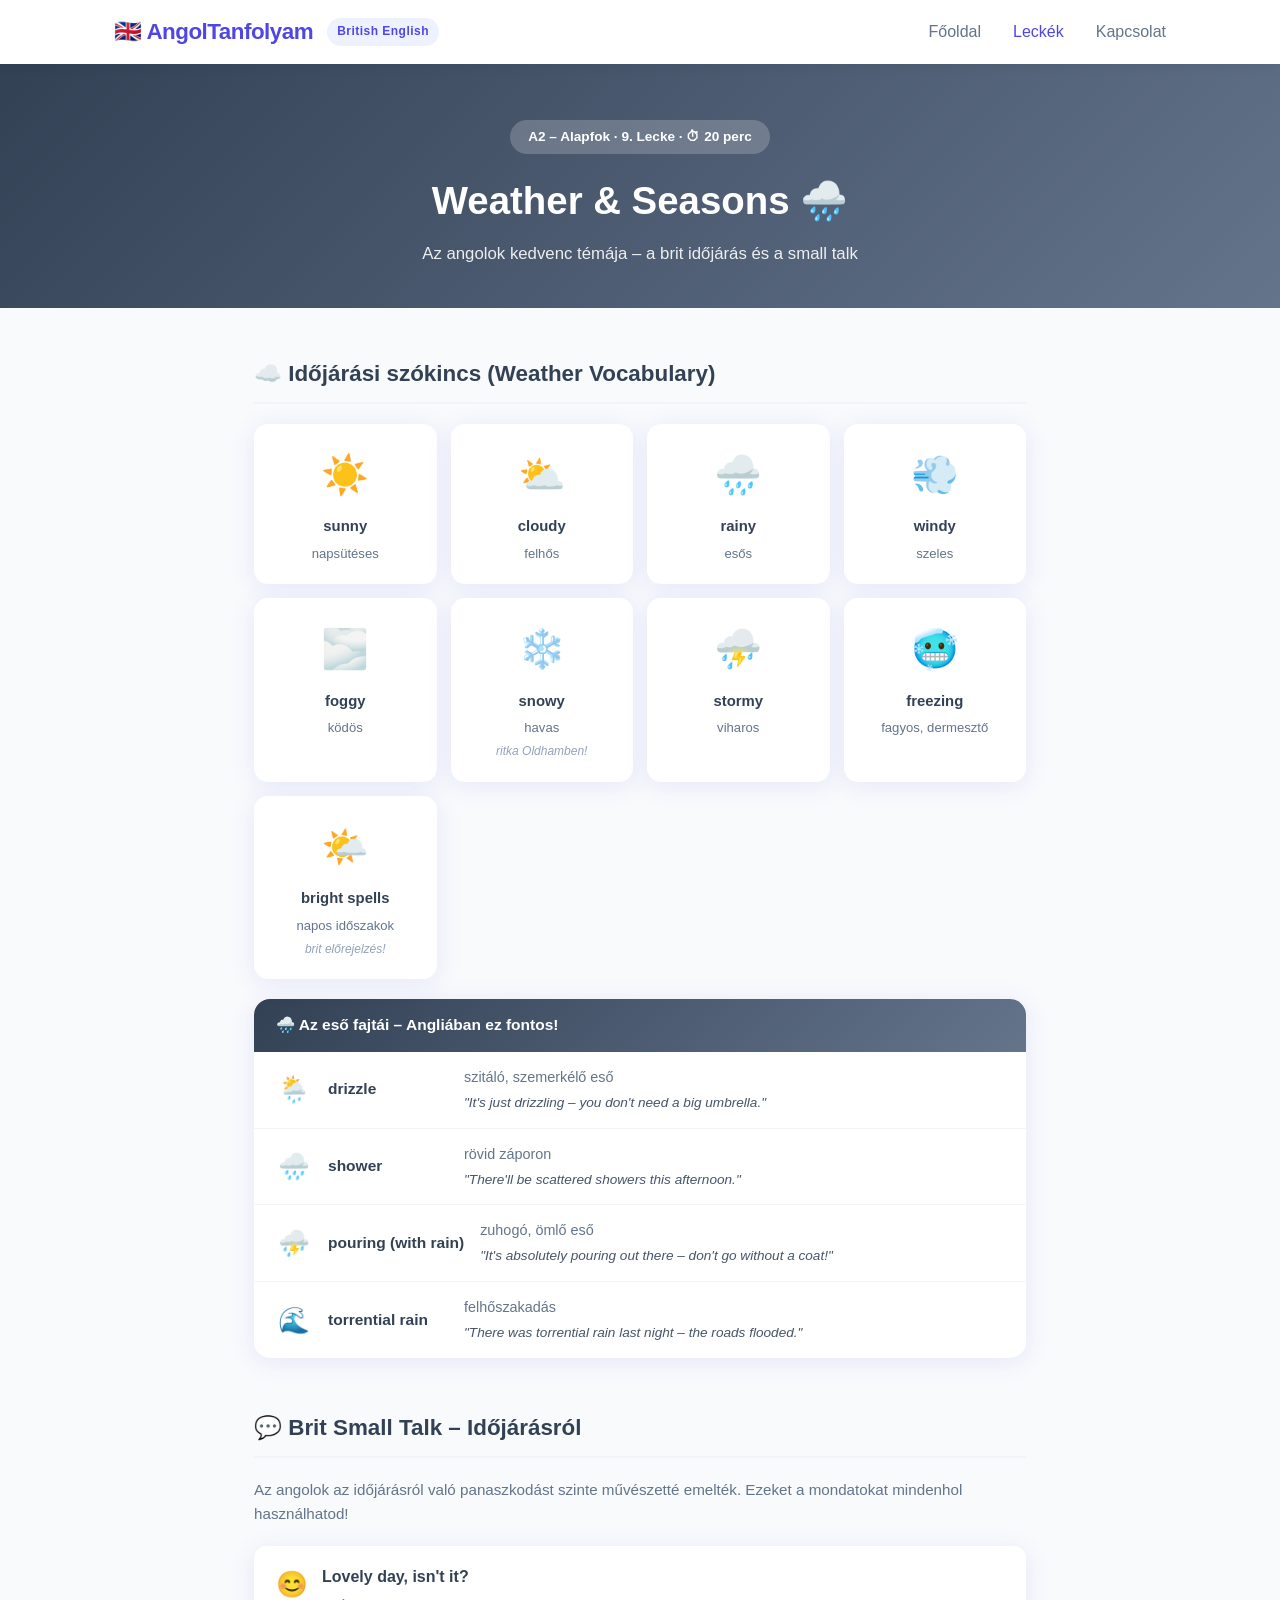
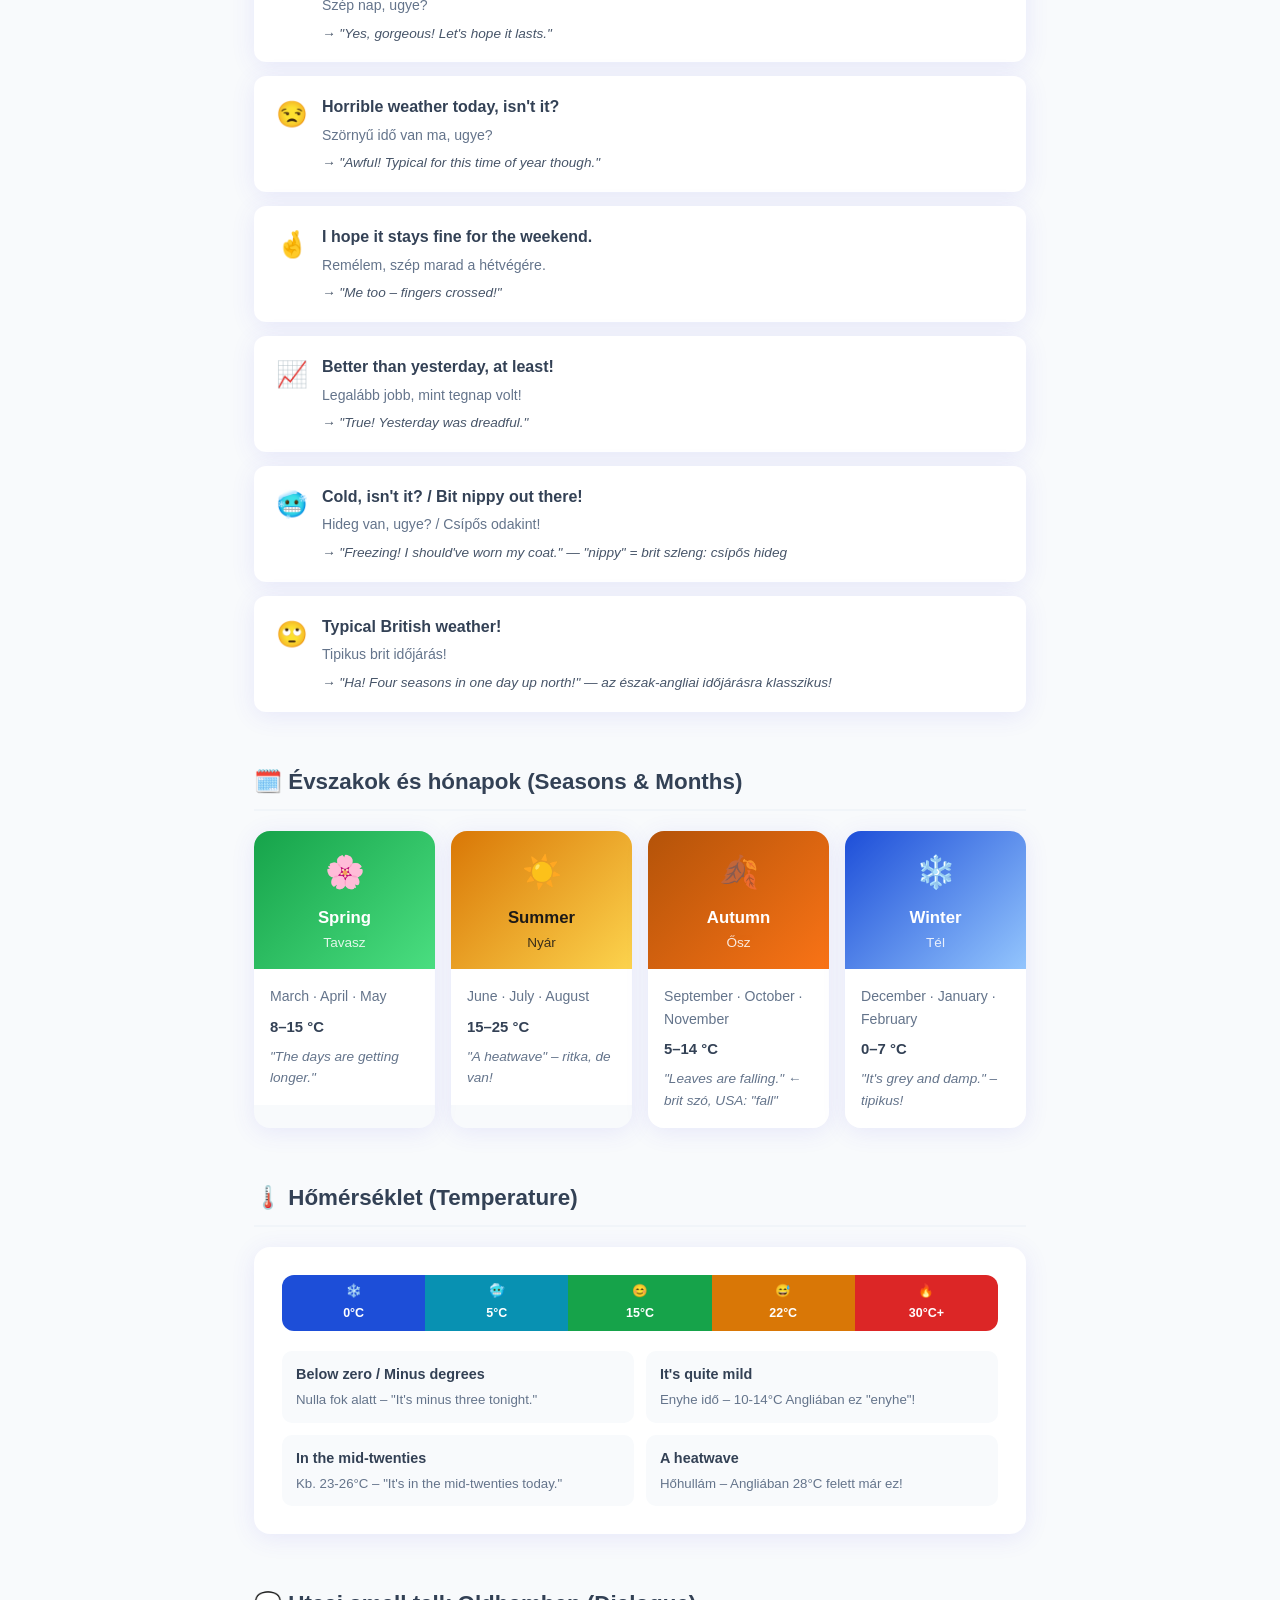
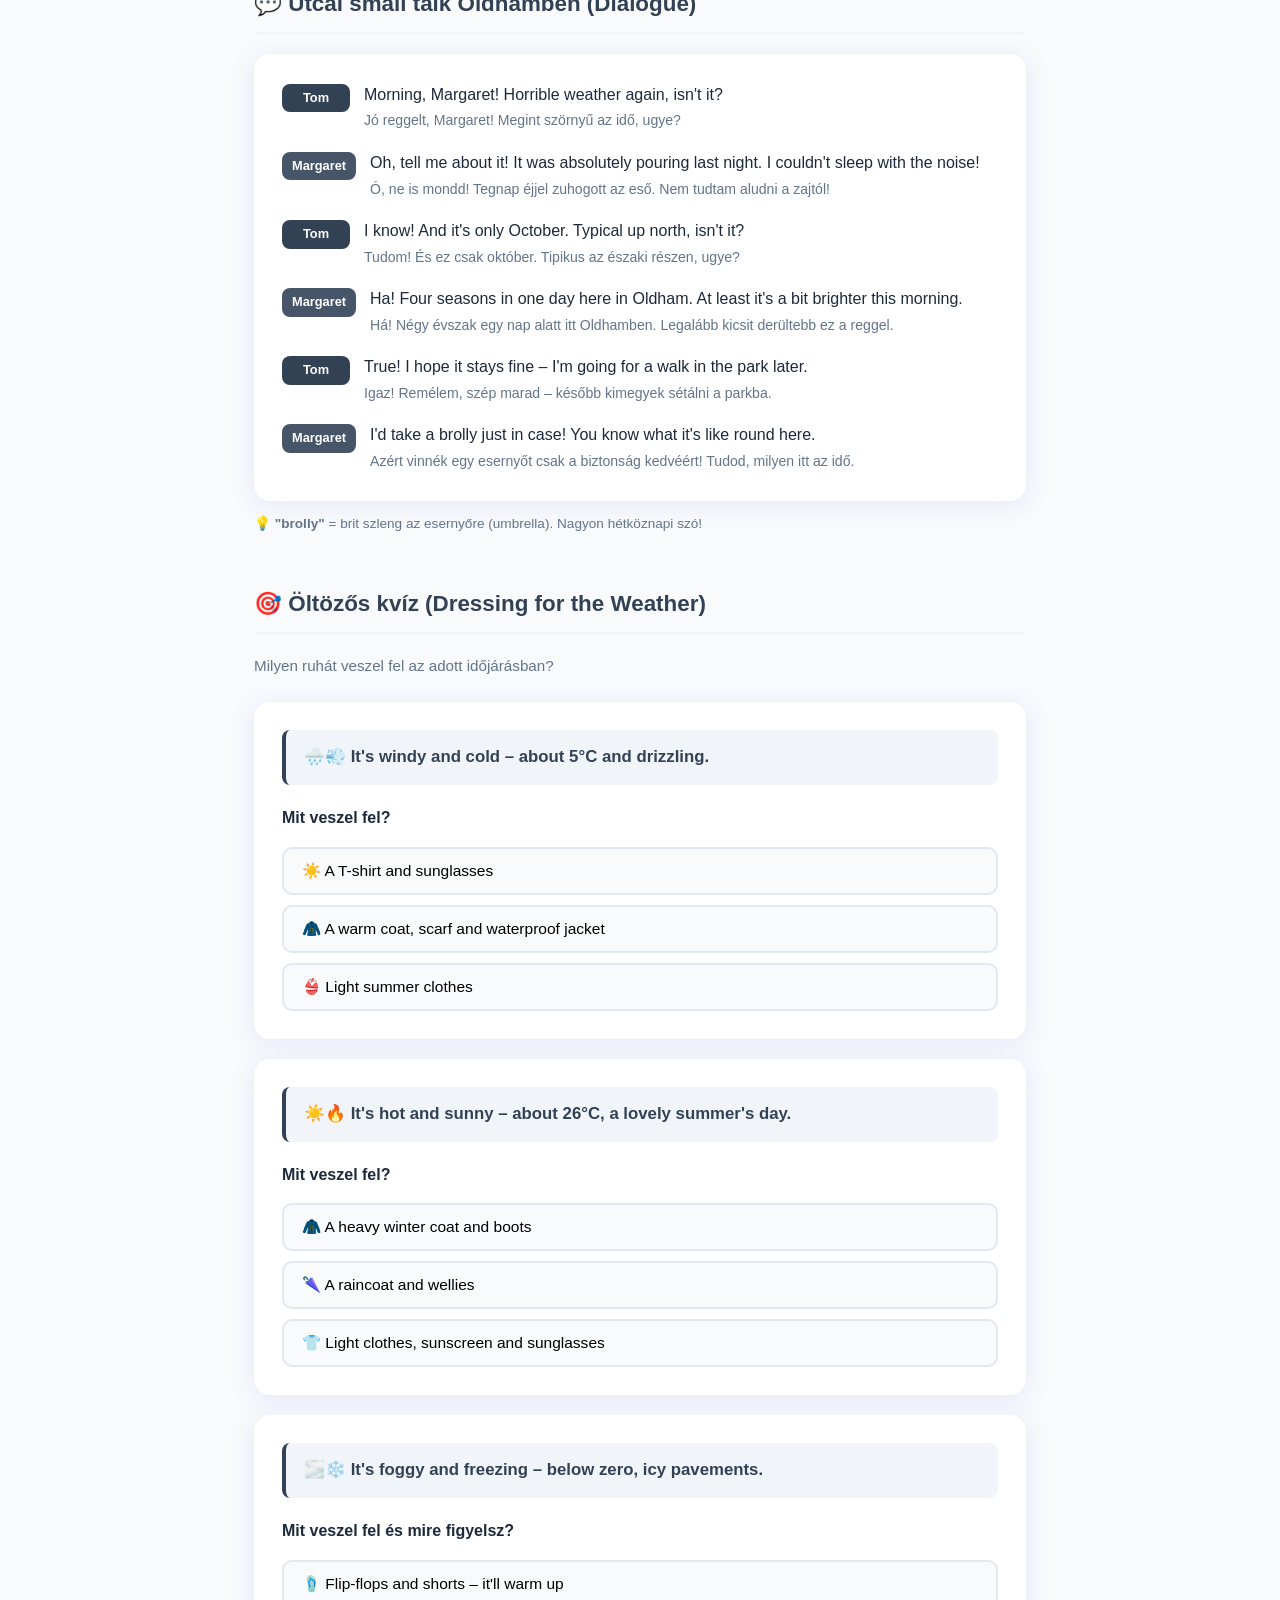
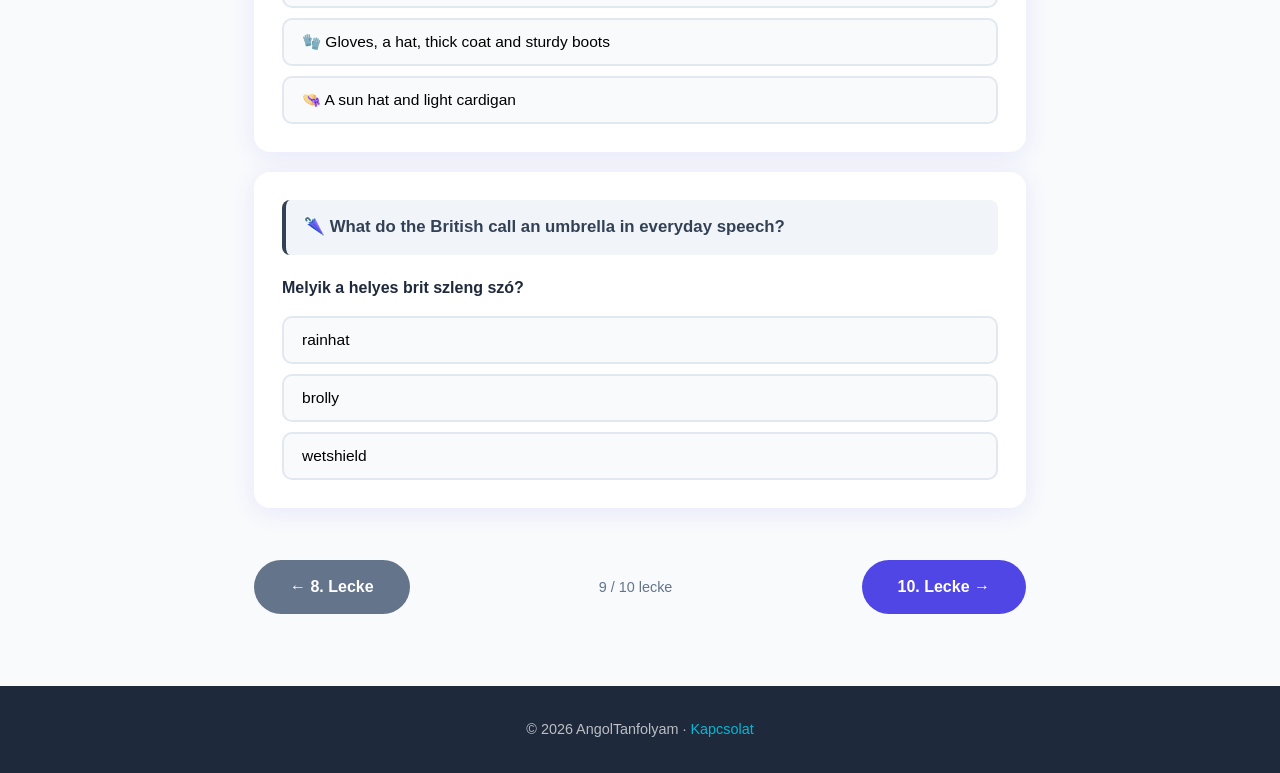
<file: lesson9.html>
<!DOCTYPE html>
<html lang="hu">
<head>
  <meta charset="UTF-8" />
  <meta name="viewport" content="width=device-width, initial-scale=1.0" />
  <title>9. Lecke: Weather & Seasons – AngolTanfolyam</title>
  <link rel="stylesheet" href="style.css" />
  <style>
    .lesson-hero {
      background: linear-gradient(135deg, #334155 0%, #64748B 100%);
      color: var(--white);
      padding: 56px 24px 40px;
      text-align: center;
    }
    .lesson-hero .badge {
      display: inline-block;
      background: rgba(255,255,255,0.2);
      border-radius: 20px;
      padding: 6px 18px;
      font-size: 0.85rem;
      font-weight: 600;
      margin-bottom: 16px;
    }
    .lesson-hero h1 { font-size: clamp(1.6rem, 4vw, 2.4rem); margin-bottom: 10px; }
    .lesson-hero p { opacity: 0.9; font-size: 1.05rem; }

    .lesson-body { max-width: 820px; margin: 0 auto; padding: 48px 24px 72px; }
    .lesson-section { margin-bottom: 52px; }
    .lesson-section h2 {
      font-size: 1.4rem;
      font-weight: 700;
      color: #334155;
      margin-bottom: 20px;
      padding-bottom: 10px;
      border-bottom: 2px solid #F1F5F9;
    }

    /* Időjárás kártyák */
    .weather-grid { display: grid; grid-template-columns: repeat(auto-fit, minmax(150px, 1fr)); gap: 14px; }
    .weather-card {
      background: var(--white);
      border-radius: 14px;
      box-shadow: var(--card-shadow);
      padding: 20px 12px;
      text-align: center;
      transition: transform 0.2s;
    }
    .weather-card:hover { transform: translateY(-3px); }
    .weather-icon { font-size: 2.4rem; margin-bottom: 10px; }
    .weather-en { font-weight: 700; color: #334155; font-size: 0.93rem; }
    .weather-hu { color: var(--text-light); font-size: 0.82rem; margin-top: 4px; }
    .weather-note { font-size: 0.75rem; color: #94A3B8; margin-top: 4px; font-style: italic; }

    /* Eső típusok – kiemelt */
    .rain-box {
      background: var(--white);
      border-radius: var(--radius);
      box-shadow: var(--card-shadow);
      overflow: hidden;
      margin-top: 20px;
    }
    .rain-box-header {
      background: linear-gradient(135deg, #334155, #64748B);
      color: var(--white);
      padding: 14px 22px;
      font-weight: 700;
      font-size: 0.97rem;
    }
    .rain-row {
      display: flex;
      align-items: center;
      gap: 16px;
      padding: 14px 22px;
      border-bottom: 1px solid #F1F5F9;
    }
    .rain-row:last-child { border-bottom: none; }
    .rain-emoji { font-size: 1.6rem; min-width: 36px; text-align: center; }
    .rain-en { font-weight: 700; color: #334155; font-size: 0.97rem; min-width: 120px; }
    .rain-hu { color: var(--text-light); font-size: 0.9rem; }
    .rain-example { font-size: 0.85rem; color: #475569; font-style: italic; margin-top: 3px; }

    /* Small talk */
    .smalltalk-list { display: flex; flex-direction: column; gap: 14px; }
    .smalltalk-item {
      background: var(--white);
      border-radius: 12px;
      box-shadow: var(--card-shadow);
      padding: 18px 22px;
      display: flex;
      gap: 14px;
      align-items: flex-start;
    }
    .smalltalk-icon { font-size: 1.6rem; flex-shrink: 0; }
    .smalltalk-en { font-weight: 600; color: #334155; font-size: 1rem; }
    .smalltalk-hu { color: var(--text-light); font-size: 0.88rem; margin-top: 4px; }
    .smalltalk-reply { font-size: 0.85rem; color: #475569; margin-top: 6px; font-style: italic; }

    /* Évszakok */
    .seasons-grid { display: grid; grid-template-columns: repeat(auto-fit, minmax(180px, 1fr)); gap: 16px; }
    .season-card {
      border-radius: var(--radius);
      box-shadow: var(--card-shadow);
      overflow: hidden;
    }
    .season-header { padding: 16px; color: var(--white); text-align: center; }
    .season-header.spring { background: linear-gradient(135deg, #16A34A, #4ADE80); }
    .season-header.summer { background: linear-gradient(135deg, #D97706, #FCD34D); color: #1C1917; }
    .season-header.autumn { background: linear-gradient(135deg, #B45309, #F97316); }
    .season-header.winter { background: linear-gradient(135deg, #1D4ED8, #93C5FD); }
    .season-icon { font-size: 2rem; }
    .season-name { font-weight: 700; font-size: 1.05rem; margin-top: 6px; }
    .season-hu { font-size: 0.85rem; opacity: 0.85; }
    .season-body { background: var(--white); padding: 16px; }
    .season-months { font-size: 0.88rem; color: var(--text-light); margin-bottom: 8px; }
    .season-temp { font-weight: 600; color: #334155; font-size: 0.93rem; }
    .season-desc { font-size: 0.85rem; color: var(--text-light); margin-top: 6px; font-style: italic; }

    /* Hőmérséklet */
    .temp-box {
      background: var(--white);
      border-radius: var(--radius);
      box-shadow: var(--card-shadow);
      padding: 28px;
    }
    .temp-scale {
      display: flex;
      gap: 0;
      border-radius: 12px;
      overflow: hidden;
      margin-bottom: 20px;
      height: 56px;
    }
    .temp-segment {
      flex: 1;
      display: flex;
      align-items: center;
      justify-content: center;
      flex-direction: column;
      font-size: 0.78rem;
      font-weight: 700;
      color: var(--white);
      gap: 2px;
    }
    .t1 { background: #1D4ED8; }
    .t2 { background: #0891B2; }
    .t3 { background: #16A34A; }
    .t4 { background: #D97706; }
    .t5 { background: #DC2626; }
    .temp-phrases { display: grid; grid-template-columns: 1fr 1fr; gap: 12px; }
    @media(max-width: 500px) { .temp-phrases { grid-template-columns: 1fr; } }
    .temp-phrase { background: #F8FAFC; border-radius: 10px; padding: 12px 14px; font-size: 0.9rem; }
    .temp-phrase .deg { font-weight: 700; color: #334155; }
    .temp-phrase .desc { color: var(--text-light); font-size: 0.83rem; margin-top: 3px; }

    /* Párbeszéd */
    .dialogue { background: var(--white); border-radius: var(--radius); box-shadow: var(--card-shadow); padding: 28px; }
    .dialogue-line { display: flex; gap: 14px; margin-bottom: 18px; align-items: flex-start; }
    .dialogue-line:last-child { margin-bottom: 0; }
    .speaker {
      min-width: 68px; font-weight: 700; font-size: 0.8rem;
      color: var(--white); background: #334155;
      border-radius: 8px; padding: 4px 10px; text-align: center; margin-top: 2px;
    }
    .speaker.b { background: #475569; }
    .dialogue-text .en-text { font-weight: 500; }
    .dialogue-text .hu-text { color: var(--text-light); font-size: 0.88rem; margin-top: 2px; }

    /* Öltözős kvíz */
    .outfit-card {
      background: var(--white);
      border-radius: var(--radius);
      box-shadow: var(--card-shadow);
      padding: 28px;
      margin-bottom: 20px;
    }
    .outfit-weather {
      background: #F1F5F9;
      border-left: 4px solid #334155;
      border-radius: 8px;
      padding: 14px 18px;
      font-size: 1.05rem;
      font-weight: 600;
      color: #334155;
      margin-bottom: 20px;
    }
    .outfit-q { font-weight: 600; margin-bottom: 16px; }
    .outfit-options { display: flex; flex-direction: column; gap: 10px; }
    .outfit-option {
      padding: 13px 18px;
      border: 2px solid #E2E8F0;
      border-radius: 10px;
      cursor: pointer;
      font-size: 0.97rem;
      background: var(--bg);
      transition: 0.2s;
      text-align: left;
      font-family: inherit;
    }
    .outfit-option:hover { border-color: #334155; background: #F1F5F9; }
    .outfit-option.correct { border-color: #10B981; background: #D1FAE5; color: #065F46; font-weight: 600; }
    .outfit-option.wrong { border-color: #EF4444; background: #FEE2E2; color: #991B1B; }
    .outfit-option:disabled { cursor: default; }
    .outfit-feedback {
      margin-top: 14px; padding: 13px 16px; border-radius: 8px;
      font-weight: 600; display: none;
    }
    .outfit-feedback.show { display: block; }
    .outfit-feedback.ok { background: #D1FAE5; color: #065F46; }
    .outfit-feedback.ko { background: #FEE2E2; color: #991B1B; }

    .lesson-nav {
      display: flex; justify-content: space-between; align-items: center;
      margin-top: 48px; gap: 16px; flex-wrap: wrap;
    }
  </style>
</head>
<body>

  <!-- NAVBAR -->
  <nav>
    <div class="nav-inner">
      <div style="display:flex;align-items:center;gap:14px;">
        <a href="index.html" class="logo">🇬🇧 AngolTanfolyam</a>
        <span style="background:#EEF2FF;color:var(--primary);font-size:0.75rem;font-weight:700;padding:4px 10px;border-radius:20px;letter-spacing:0.04em;">British English</span>
      </div>
      <div class="nav-links" id="navLinks">
        <a href="index.html">Főoldal</a>
        <a href="lessons.html" class="active">Leckék</a>
        <a href="contact.html">Kapcsolat</a>
      </div>
      <button class="hamburger" id="hamburger" aria-label="Menü">
        <span></span><span></span><span></span>
      </button>
    </div>
  </nav>

  <!-- HERO -->
  <div class="lesson-hero">
    <div class="badge">A2 – Alapfok · 9. Lecke · ⏱ 20 perc</div>
    <h1>Weather &amp; Seasons 🌧️</h1>
    <p>Az angolok kedvenc témája – a brit időjárás és a small talk</p>
  </div>

  <div class="lesson-body">

    <!-- 1. IDŐJÁRÁS SZÓKINCS -->
    <div class="lesson-section">
      <h2>☁️ Időjárási szókincs (Weather Vocabulary)</h2>
      <div class="weather-grid">
        <div class="weather-card">
          <div class="weather-icon">☀️</div>
          <div class="weather-en">sunny</div>
          <div class="weather-hu">napsütéses</div>
        </div>
        <div class="weather-card">
          <div class="weather-icon">⛅</div>
          <div class="weather-en">cloudy</div>
          <div class="weather-hu">felhős</div>
        </div>
        <div class="weather-card">
          <div class="weather-icon">🌧️</div>
          <div class="weather-en">rainy</div>
          <div class="weather-hu">esős</div>
        </div>
        <div class="weather-card">
          <div class="weather-icon">💨</div>
          <div class="weather-en">windy</div>
          <div class="weather-hu">szeles</div>
        </div>
        <div class="weather-card">
          <div class="weather-icon">🌫️</div>
          <div class="weather-en">foggy</div>
          <div class="weather-hu">ködös</div>
        </div>
        <div class="weather-card">
          <div class="weather-icon">❄️</div>
          <div class="weather-en">snowy</div>
          <div class="weather-hu">havas</div>
          <div class="weather-note">ritka Oldhamben!</div>
        </div>
        <div class="weather-card">
          <div class="weather-icon">⛈️</div>
          <div class="weather-en">stormy</div>
          <div class="weather-hu">viharos</div>
        </div>
        <div class="weather-card">
          <div class="weather-icon">🥶</div>
          <div class="weather-en">freezing</div>
          <div class="weather-hu">fagyos, dermesztő</div>
        </div>
        <div class="weather-card">
          <div class="weather-icon">🌤️</div>
          <div class="weather-en">bright spells</div>
          <div class="weather-hu">napos időszakok</div>
          <div class="weather-note">brit előrejelzés!</div>
        </div>
      </div>

      <!-- Eső típusok -->
      <div class="rain-box">
        <div class="rain-box-header">🌧️ Az eső fajtái – Angliában ez fontos!</div>
        <div class="rain-row">
          <div class="rain-emoji">🌦️</div>
          <div class="rain-en">drizzle</div>
          <div>
            <div class="rain-hu">szitáló, szemerkélő eső</div>
            <div class="rain-example">"It's just drizzling – you don't need a big umbrella."</div>
          </div>
        </div>
        <div class="rain-row">
          <div class="rain-emoji">🌧️</div>
          <div class="rain-en">shower</div>
          <div>
            <div class="rain-hu">rövid záporon</div>
            <div class="rain-example">"There'll be scattered showers this afternoon."</div>
          </div>
        </div>
        <div class="rain-row">
          <div class="rain-emoji">⛈️</div>
          <div class="rain-en">pouring (with rain)</div>
          <div>
            <div class="rain-hu">zuhogó, ömlő eső</div>
            <div class="rain-example">"It's absolutely pouring out there – don't go without a coat!"</div>
          </div>
        </div>
        <div class="rain-row">
          <div class="rain-emoji">🌊</div>
          <div class="rain-en">torrential rain</div>
          <div>
            <div class="rain-hu">felhőszakadás</div>
            <div class="rain-example">"There was torrential rain last night – the roads flooded."</div>
          </div>
        </div>
      </div>
    </div>

    <!-- 2. BRIT SMALL TALK -->
    <div class="lesson-section">
      <h2>💬 Brit Small Talk – Időjárásról</h2>
      <p style="color:var(--text-light); margin-bottom:20px; font-size:0.95rem;">Az angolok az időjárásról való panaszkodást szinte művészetté emelték. Ezeket a mondatokat mindenhol használhatod!</p>
      <div class="smalltalk-list">
        <div class="smalltalk-item">
          <div class="smalltalk-icon">😊</div>
          <div>
            <div class="smalltalk-en">Lovely day, isn't it?</div>
            <div class="smalltalk-hu">Szép nap, ugye?</div>
            <div class="smalltalk-reply">→ "Yes, gorgeous! Let's hope it lasts."</div>
          </div>
        </div>
        <div class="smalltalk-item">
          <div class="smalltalk-icon">😒</div>
          <div>
            <div class="smalltalk-en">Horrible weather today, isn't it?</div>
            <div class="smalltalk-hu">Szörnyű idő van ma, ugye?</div>
            <div class="smalltalk-reply">→ "Awful! Typical for this time of year though."</div>
          </div>
        </div>
        <div class="smalltalk-item">
          <div class="smalltalk-icon">🤞</div>
          <div>
            <div class="smalltalk-en">I hope it stays fine for the weekend.</div>
            <div class="smalltalk-hu">Remélem, szép marad a hétvégére.</div>
            <div class="smalltalk-reply">→ "Me too – fingers crossed!"</div>
          </div>
        </div>
        <div class="smalltalk-item">
          <div class="smalltalk-icon">📈</div>
          <div>
            <div class="smalltalk-en">Better than yesterday, at least!</div>
            <div class="smalltalk-hu">Legalább jobb, mint tegnap volt!</div>
            <div class="smalltalk-reply">→ "True! Yesterday was dreadful."</div>
          </div>
        </div>
        <div class="smalltalk-item">
          <div class="smalltalk-icon">🥶</div>
          <div>
            <div class="smalltalk-en">Cold, isn't it? / Bit nippy out there!</div>
            <div class="smalltalk-hu">Hideg van, ugye? / Csípős odakint!</div>
            <div class="smalltalk-reply">→ "Freezing! I should've worn my coat." — "nippy" = brit szleng: csípős hideg</div>
          </div>
        </div>
        <div class="smalltalk-item">
          <div class="smalltalk-icon">🙄</div>
          <div>
            <div class="smalltalk-en">Typical British weather!</div>
            <div class="smalltalk-hu">Tipikus brit időjárás!</div>
            <div class="smalltalk-reply">→ "Ha! Four seasons in one day up north!" — az észak-angliai időjárásra klasszikus!</div>
          </div>
        </div>
      </div>
    </div>

    <!-- 3. ÉVSZAKOK -->
    <div class="lesson-section">
      <h2>🗓️ Évszakok és hónapok (Seasons & Months)</h2>
      <div class="seasons-grid">
        <div class="season-card">
          <div class="season-header spring">
            <div class="season-icon">🌸</div>
            <div class="season-name">Spring</div>
            <div class="season-hu">Tavasz</div>
          </div>
          <div class="season-body">
            <div class="season-months">March · April · May</div>
            <div class="season-temp">8–15 °C</div>
            <div class="season-desc">"The days are getting longer."</div>
          </div>
        </div>
        <div class="season-card">
          <div class="season-header summer">
            <div class="season-icon">☀️</div>
            <div class="season-name">Summer</div>
            <div class="season-hu">Nyár</div>
          </div>
          <div class="season-body">
            <div class="season-months">June · July · August</div>
            <div class="season-temp">15–25 °C</div>
            <div class="season-desc">"A heatwave" – ritka, de van!</div>
          </div>
        </div>
        <div class="season-card">
          <div class="season-header autumn">
            <div class="season-icon">🍂</div>
            <div class="season-name">Autumn</div>
            <div class="season-hu">Ősz</div>
          </div>
          <div class="season-body">
            <div class="season-months">September · October · November</div>
            <div class="season-temp">5–14 °C</div>
            <div class="season-desc">"Leaves are falling." ← brit szó, USA: "fall"</div>
          </div>
        </div>
        <div class="season-card">
          <div class="season-header winter">
            <div class="season-icon">❄️</div>
            <div class="season-name">Winter</div>
            <div class="season-hu">Tél</div>
          </div>
          <div class="season-body">
            <div class="season-months">December · January · February</div>
            <div class="season-temp">0–7 °C</div>
            <div class="season-desc">"It's grey and damp." – tipikus!</div>
          </div>
        </div>
      </div>
    </div>

    <!-- 4. HŐMÉRSÉKLET -->
    <div class="lesson-section">
      <h2>🌡️ Hőmérséklet (Temperature)</h2>
      <div class="temp-box">
        <div class="temp-scale">
          <div class="temp-segment t1"><span>❄️</span><span>0°C</span></div>
          <div class="temp-segment t2"><span>🥶</span><span>5°C</span></div>
          <div class="temp-segment t3"><span>😊</span><span>15°C</span></div>
          <div class="temp-segment t4"><span>😅</span><span>22°C</span></div>
          <div class="temp-segment t5"><span>🔥</span><span>30°C+</span></div>
        </div>
        <div class="temp-phrases">
          <div class="temp-phrase">
            <div class="deg">Below zero / Minus degrees</div>
            <div class="desc">Nulla fok alatt – "It's minus three tonight."</div>
          </div>
          <div class="temp-phrase">
            <div class="deg">It's quite mild</div>
            <div class="desc">Enyhe idő – 10-14°C Angliában ez "enyhe"!</div>
          </div>
          <div class="temp-phrase">
            <div class="deg">In the mid-twenties</div>
            <div class="desc">Kb. 23-26°C – "It's in the mid-twenties today."</div>
          </div>
          <div class="temp-phrase">
            <div class="deg">A heatwave</div>
            <div class="desc">Hőhullám – Angliában 28°C felett már ez!</div>
          </div>
        </div>
      </div>
    </div>

    <!-- 5. PÁRBESZÉD -->
    <div class="lesson-section">
      <h2>💬 Utcai small talk Oldhamben (Dialogue)</h2>
      <div class="dialogue">
        <div class="dialogue-line">
          <div class="speaker">Tom</div>
          <div class="dialogue-text">
            <div class="en-text">Morning, Margaret! Horrible weather again, isn't it?</div>
            <div class="hu-text">Jó reggelt, Margaret! Megint szörnyű az idő, ugye?</div>
          </div>
        </div>
        <div class="dialogue-line">
          <div class="speaker b">Margaret</div>
          <div class="dialogue-text">
            <div class="en-text">Oh, tell me about it! It was absolutely pouring last night. I couldn't sleep with the noise!</div>
            <div class="hu-text">Ó, ne is mondd! Tegnap éjjel zuhogott az eső. Nem tudtam aludni a zajtól!</div>
          </div>
        </div>
        <div class="dialogue-line">
          <div class="speaker">Tom</div>
          <div class="dialogue-text">
            <div class="en-text">I know! And it's only October. Typical up north, isn't it?</div>
            <div class="hu-text">Tudom! És ez csak október. Tipikus az északi részen, ugye?</div>
          </div>
        </div>
        <div class="dialogue-line">
          <div class="speaker b">Margaret</div>
          <div class="dialogue-text">
            <div class="en-text">Ha! Four seasons in one day here in Oldham. At least it's a bit brighter this morning.</div>
            <div class="hu-text">Há! Négy évszak egy nap alatt itt Oldhamben. Legalább kicsit derültebb ez a reggel.</div>
          </div>
        </div>
        <div class="dialogue-line">
          <div class="speaker">Tom</div>
          <div class="dialogue-text">
            <div class="en-text">True! I hope it stays fine – I'm going for a walk in the park later.</div>
            <div class="hu-text">Igaz! Remélem, szép marad – később kimegyek sétálni a parkba.</div>
          </div>
        </div>
        <div class="dialogue-line">
          <div class="speaker b">Margaret</div>
          <div class="dialogue-text">
            <div class="en-text">I'd take a brolly just in case! You know what it's like round here.</div>
            <div class="hu-text">Azért vinnék egy esernyőt csak a biztonság kedvéért! Tudod, milyen itt az idő.</div>
          </div>
        </div>
      </div>
      <p style="margin-top:12px; font-size:0.85rem; color:var(--text-light);">💡 <strong>"brolly"</strong> = brit szleng az esernyőre (umbrella). Nagyon hétköznapi szó!</p>
    </div>

    <!-- 6. ÖLTÖZŐS KVÍZ -->
    <div class="lesson-section">
      <h2>🎯 Öltözős kvíz (Dressing for the Weather)</h2>
      <p style="color:var(--text-light); margin-bottom:24px; font-size:0.95rem;">Milyen ruhát veszel fel az adott időjárásban?</p>

      <div class="outfit-card" id="o1">
        <div class="outfit-weather">🌧️💨 It's windy and cold – about 5°C and drizzling.</div>
        <div class="outfit-q">Mit veszel fel?</div>
        <div class="outfit-options">
          <button class="outfit-option" onclick="outfit(this,'o1',false)">☀️ A T-shirt and sunglasses</button>
          <button class="outfit-option" onclick="outfit(this,'o1',true)">🧥 A warm coat, scarf and waterproof jacket</button>
          <button class="outfit-option" onclick="outfit(this,'o1',false)">👙 Light summer clothes</button>
        </div>
        <div class="outfit-feedback" id="o1-fb"></div>
      </div>

      <div class="outfit-card" id="o2">
        <div class="outfit-weather">☀️🔥 It's hot and sunny – about 26°C, a lovely summer's day.</div>
        <div class="outfit-q">Mit veszel fel?</div>
        <div class="outfit-options">
          <button class="outfit-option" onclick="outfit(this,'o2',false)">🧥 A heavy winter coat and boots</button>
          <button class="outfit-option" onclick="outfit(this,'o2',false)">🌂 A raincoat and wellies</button>
          <button class="outfit-option" onclick="outfit(this,'o2',true)">👕 Light clothes, sunscreen and sunglasses</button>
        </div>
        <div class="outfit-feedback" id="o2-fb"></div>
      </div>

      <div class="outfit-card" id="o3">
        <div class="outfit-weather">🌫️❄️ It's foggy and freezing – below zero, icy pavements.</div>
        <div class="outfit-q">Mit veszel fel és mire figyelsz?</div>
        <div class="outfit-options">
          <button class="outfit-option" onclick="outfit(this,'o3',false)">🩴 Flip-flops and shorts – it'll warm up</button>
          <button class="outfit-option" onclick="outfit(this,'o3',true)">🧤 Gloves, a hat, thick coat and sturdy boots</button>
          <button class="outfit-option" onclick="outfit(this,'o3',false)">👒 A sun hat and light cardigan</button>
        </div>
        <div class="outfit-feedback" id="o3-fb"></div>
      </div>

      <div class="outfit-card" id="o4">
        <div class="outfit-weather">🌂 What do the British call an umbrella in everyday speech?</div>
        <div class="outfit-q">Melyik a helyes brit szleng szó?</div>
        <div class="outfit-options">
          <button class="outfit-option" onclick="outfit(this,'o4',false)">rainhat</button>
          <button class="outfit-option" onclick="outfit(this,'o4',true)">brolly</button>
          <button class="outfit-option" onclick="outfit(this,'o4',false)">wetshield</button>
        </div>
        <div class="outfit-feedback" id="o4-fb"></div>
      </div>

    </div>

    <!-- NAVIGÁCIÓ -->
    <div class="lesson-nav">
      <a href="lesson8.html" class="btn btn-primary" style="background:var(--text-light);">← 8. Lecke</a>
      <span style="color:var(--text-light); font-size:0.9rem;">9 / 10 lecke</span>
      <a href="lesson10.html" class="btn btn-primary">10. Lecke →</a>
    </div>

  </div>

  <!-- FOOTER -->
  <footer>
    <p>© 2026 AngolTanfolyam · <a href="contact.html">Kapcsolat</a></p>
  </footer>

  <script>
    const hamburger = document.getElementById('hamburger');
    const navLinks = document.getElementById('navLinks');
    hamburger.addEventListener('click', () => navLinks.classList.toggle('open'));

    function outfit(btn, id, isCorrect) {
      const card = document.getElementById(id);
      const fb = document.getElementById(id + '-fb');
      card.querySelectorAll('.outfit-option').forEach(b => b.disabled = true);
      btn.classList.add(isCorrect ? 'correct' : 'wrong');
      fb.classList.add('show', isCorrect ? 'ok' : 'ko');
      if (isCorrect) {
        fb.textContent = '✅ Helyes! Jól öltöztél fel!';
      } else {
        const correct = [...card.querySelectorAll('.outfit-option')].find(b => b.onclick.toString().includes('true'));
        fb.textContent = '❌ Nem egészen. A legjobb választás: "' + correct.textContent + '"';
        correct.classList.add('correct');
      }
    }
  </script>
</body>
</html>
</file>
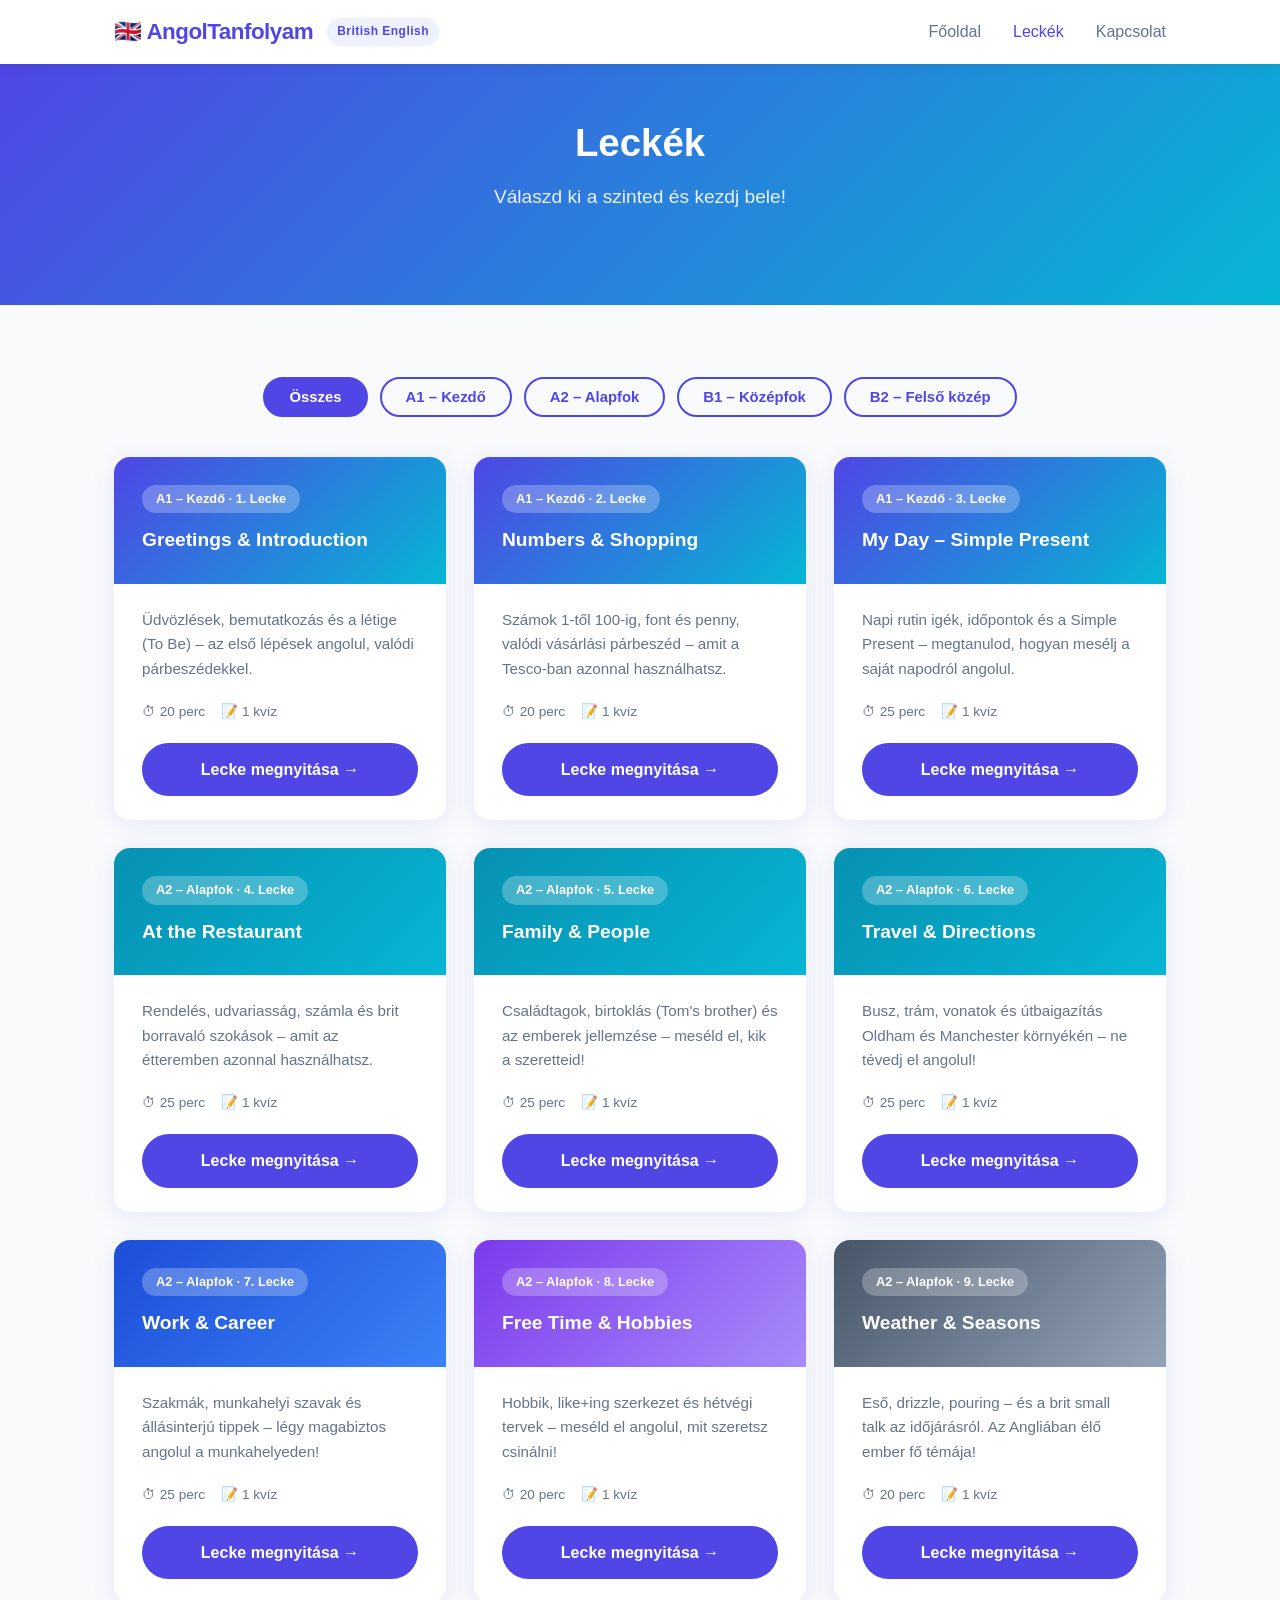
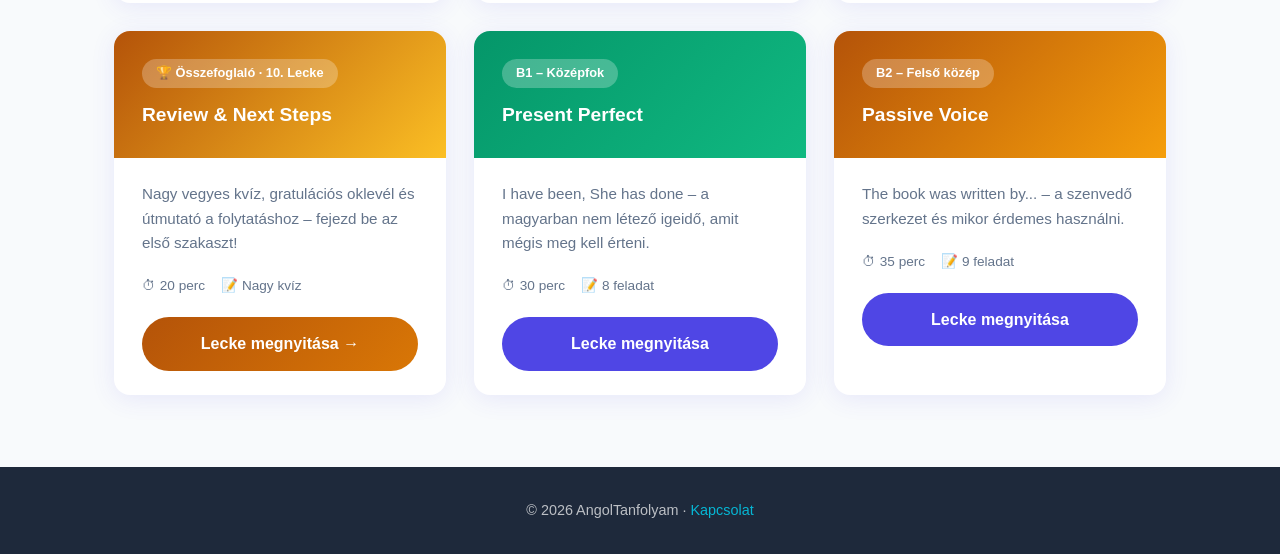
<file: lessons.html>
<!DOCTYPE html>
<html lang="hu">
<head>
  <meta charset="UTF-8" />
  <meta name="viewport" content="width=device-width, initial-scale=1.0" />
  <title>Leckék – AngolTanfolyam</title>
  <link rel="stylesheet" href="style.css" />
</head>
<body>

  <!-- NAVBAR -->
  <nav>
    <div class="nav-inner">
      <div style="display:flex;align-items:center;gap:14px;">
        <a href="index.html" class="logo">🇬🇧 AngolTanfolyam</a>
        <span style="background:#EEF2FF;color:var(--primary);font-size:0.75rem;font-weight:700;padding:4px 10px;border-radius:20px;letter-spacing:0.04em;">British English</span>
      </div>
      <div class="nav-links" id="navLinks">
        <a href="index.html">Főoldal</a>
        <a href="lessons.html" class="active">Leckék</a>
        <a href="contact.html">Kapcsolat</a>
      </div>
      <button class="hamburger" id="hamburger" aria-label="Menü">
        <span></span><span></span><span></span>
      </button>
    </div>
  </nav>

  <!-- HERO -->
  <section class="hero" style="padding: 56px 24px;">
    <h1 style="font-size: clamp(1.6rem, 4vw, 2.4rem);">Leckék</h1>
    <p>Válaszd ki a szinted és kezdj bele!</p>
  </section>

  <!-- SZŰRŐ -->
  <div class="section" style="padding-bottom: 0;">
    <div style="display:flex; gap:12px; flex-wrap:wrap; justify-content:center; margin-bottom: 40px;">
      <button class="filter-btn active" data-filter="all">Összes</button>
      <button class="filter-btn" data-filter="a1">A1 – Kezdő</button>
      <button class="filter-btn" data-filter="a2">A2 – Alapfok</button>
      <button class="filter-btn" data-filter="b1">B1 – Középfok</button>
      <button class="filter-btn" data-filter="b2">B2 – Felső közép</button>
    </div>

    <div class="cards" id="lessonGrid">

      <!-- A1 leckék -->
      <div class="lesson-card" data-level="a1">
        <div class="lesson-card-top">
          <div class="lesson-badge">A1 – Kezdő · 1. Lecke</div>
          <h3>Greetings &amp; Introduction</h3>
        </div>
        <div class="lesson-card-body">
          <p>Üdvözlések, bemutatkozás és a létige (To Be) – az első lépések angolul, valódi párbeszédekkel.</p>
          <div class="lesson-meta">
            <span>⏱ 20 perc</span>
            <span>📝 1 kvíz</span>
          </div>
          <a href="lesson1.html" class="btn btn-primary" style="width:100%;text-align:center;display:block;">Lecke megnyitása →</a>
        </div>
      </div>

      <div class="lesson-card" data-level="a1">
        <div class="lesson-card-top">
          <div class="lesson-badge">A1 – Kezdő · 2. Lecke</div>
          <h3>Numbers &amp; Shopping</h3>
        </div>
        <div class="lesson-card-body">
          <p>Számok 1-től 100-ig, font és penny, valódi vásárlási párbeszéd – amit a Tesco-ban azonnal használhatsz.</p>
          <div class="lesson-meta">
            <span>⏱ 20 perc</span>
            <span>📝 1 kvíz</span>
          </div>
          <a href="lesson2.html" class="btn btn-primary" style="width:100%;text-align:center;display:block;">Lecke megnyitása →</a>
        </div>
      </div>

      <div class="lesson-card" data-level="a1">
        <div class="lesson-card-top">
          <div class="lesson-badge">A1 – Kezdő · 3. Lecke</div>
          <h3>My Day – Simple Present</h3>
        </div>
        <div class="lesson-card-body">
          <p>Napi rutin igék, időpontok és a Simple Present – megtanulod, hogyan mesélj a saját napodról angolul.</p>
          <div class="lesson-meta">
            <span>⏱ 25 perc</span>
            <span>📝 1 kvíz</span>
          </div>
          <a href="lesson3.html" class="btn btn-primary" style="width:100%;text-align:center;display:block;">Lecke megnyitása →</a>
        </div>
      </div>

      <!-- A2 leckék -->
      <div class="lesson-card" data-level="a2">
        <div class="lesson-card-top" style="background: linear-gradient(135deg, #0891B2, #06B6D4);">
          <div class="lesson-badge">A2 – Alapfok · 4. Lecke</div>
          <h3>At the Restaurant</h3>
        </div>
        <div class="lesson-card-body">
          <p>Rendelés, udvariasság, számla és brit borravaló szokások – amit az étteremben azonnal használhatsz.</p>
          <div class="lesson-meta">
            <span>⏱ 25 perc</span>
            <span>📝 1 kvíz</span>
          </div>
          <a href="lesson4.html" class="btn btn-primary" style="width:100%;text-align:center;display:block;">Lecke megnyitása →</a>
        </div>
      </div>

      <div class="lesson-card" data-level="a2">
        <div class="lesson-card-top" style="background: linear-gradient(135deg, #0891B2, #06B6D4);">
          <div class="lesson-badge">A2 – Alapfok · 5. Lecke</div>
          <h3>Family &amp; People</h3>
        </div>
        <div class="lesson-card-body">
          <p>Családtagok, birtoklás (Tom's brother) és az emberek jellemzése – meséld el, kik a szeretteid!</p>
          <div class="lesson-meta">
            <span>⏱ 25 perc</span>
            <span>📝 1 kvíz</span>
          </div>
          <a href="lesson5.html" class="btn btn-primary" style="width:100%;text-align:center;display:block;">Lecke megnyitása →</a>
        </div>
      </div>

      <div class="lesson-card" data-level="a2">
        <div class="lesson-card-top" style="background: linear-gradient(135deg, #0891B2, #06B6D4);">
          <div class="lesson-badge">A2 – Alapfok · 6. Lecke</div>
          <h3>Travel &amp; Directions</h3>
        </div>
        <div class="lesson-card-body">
          <p>Busz, trám, vonatok és útbaigazítás Oldham és Manchester környékén – ne tévedj el angolul!</p>
          <div class="lesson-meta">
            <span>⏱ 25 perc</span>
            <span>📝 1 kvíz</span>
          </div>
          <a href="lesson6.html" class="btn btn-primary" style="width:100%;text-align:center;display:block;">Lecke megnyitása →</a>
        </div>
      </div>

      <div class="lesson-card" data-level="a2">
        <div class="lesson-card-top" style="background: linear-gradient(135deg, #1D4ED8, #3B82F6);">
          <div class="lesson-badge">A2 – Alapfok · 7. Lecke</div>
          <h3>Work &amp; Career</h3>
        </div>
        <div class="lesson-card-body">
          <p>Szakmák, munkahelyi szavak és állásinterjú tippek – légy magabiztos angolul a munkahelyeden!</p>
          <div class="lesson-meta">
            <span>⏱ 25 perc</span>
            <span>📝 1 kvíz</span>
          </div>
          <a href="lesson7.html" class="btn btn-primary" style="width:100%;text-align:center;display:block;">Lecke megnyitása →</a>
        </div>
      </div>

      <div class="lesson-card" data-level="a2">
        <div class="lesson-card-top" style="background: linear-gradient(135deg, #7C3AED, #A78BFA);">
          <div class="lesson-badge">A2 – Alapfok · 8. Lecke</div>
          <h3>Free Time &amp; Hobbies</h3>
        </div>
        <div class="lesson-card-body">
          <p>Hobbik, like+ing szerkezet és hétvégi tervek – meséld el angolul, mit szeretsz csinálni!</p>
          <div class="lesson-meta">
            <span>⏱ 20 perc</span>
            <span>📝 1 kvíz</span>
          </div>
          <a href="lesson8.html" class="btn btn-primary" style="width:100%;text-align:center;display:block;">Lecke megnyitása →</a>
        </div>
      </div>

      <div class="lesson-card" data-level="a2">
        <div class="lesson-card-top" style="background: linear-gradient(135deg, #475569, #94A3B8);">
          <div class="lesson-badge">A2 – Alapfok · 9. Lecke</div>
          <h3>Weather &amp; Seasons</h3>
        </div>
        <div class="lesson-card-body">
          <p>Eső, drizzle, pouring – és a brit small talk az időjárásról. Az Angliában élő ember fő témája!</p>
          <div class="lesson-meta">
            <span>⏱ 20 perc</span>
            <span>📝 1 kvíz</span>
          </div>
          <a href="lesson9.html" class="btn btn-primary" style="width:100%;text-align:center;display:block;">Lecke megnyitása →</a>
        </div>
      </div>

      <div class="lesson-card" data-level="a2">
        <div class="lesson-card-top" style="background: linear-gradient(135deg, #B45309, #FBBF24);">
          <div class="lesson-badge">🏆 Összefoglaló · 10. Lecke</div>
          <h3>Review &amp; Next Steps</h3>
        </div>
        <div class="lesson-card-body">
          <p>Nagy vegyes kvíz, gratulációs oklevél és útmutató a folytatáshoz – fejezd be az első szakaszt!</p>
          <div class="lesson-meta">
            <span>⏱ 20 perc</span>
            <span>📝 Nagy kvíz</span>
          </div>
          <a href="lesson10.html" class="btn btn-primary" style="width:100%;text-align:center;display:block;background:linear-gradient(135deg,#B45309,#D97706);">Lecke megnyitása →</a>
        </div>
      </div>

      <!-- B1 leckék -->
      <div class="lesson-card" data-level="b1">
        <div class="lesson-card-top" style="background: linear-gradient(135deg, #059669, #10B981);">
          <div class="lesson-badge">B1 – Középfok</div>
          <h3>Present Perfect</h3>
        </div>
        <div class="lesson-card-body">
          <p>I have been, She has done – a magyarban nem létező igeidő, amit mégis meg kell érteni.</p>
          <div class="lesson-meta">
            <span>⏱ 30 perc</span>
            <span>📝 8 feladat</span>
          </div>
          <a href="#" class="btn btn-primary" style="width:100%;text-align:center;display:block;">Lecke megnyitása</a>
        </div>
      </div>

      <!-- B2 leckék -->
      <div class="lesson-card" data-level="b2">
        <div class="lesson-card-top" style="background: linear-gradient(135deg, #B45309, #F59E0B);">
          <div class="lesson-badge">B2 – Felső közép</div>
          <h3>Passive Voice</h3>
        </div>
        <div class="lesson-card-body">
          <p>The book was written by... – a szenvedő szerkezet és mikor érdemes használni.</p>
          <div class="lesson-meta">
            <span>⏱ 35 perc</span>
            <span>📝 9 feladat</span>
          </div>
          <a href="#" class="btn btn-primary" style="width:100%;text-align:center;display:block;">Lecke megnyitása</a>
        </div>
      </div>

    </div>
  </div>

  <div style="height: 72px;"></div>

  <!-- FOOTER -->
  <footer>
    <p>© 2026 AngolTanfolyam · <a href="contact.html">Kapcsolat</a></p>
  </footer>

  <script>
    // Hamburger menü
    const hamburger = document.getElementById('hamburger');
    const navLinks = document.getElementById('navLinks');
    hamburger.addEventListener('click', () => navLinks.classList.toggle('open'));

    // Szűrő
    const filterBtns = document.querySelectorAll('.filter-btn');
    const cards = document.querySelectorAll('.lesson-card');

    filterBtns.forEach(btn => {
      btn.addEventListener('click', () => {
        filterBtns.forEach(b => b.classList.remove('active'));
        btn.classList.add('active');
        const filter = btn.dataset.filter;
        cards.forEach(card => {
          card.style.display = (filter === 'all' || card.dataset.level === filter) ? '' : 'none';
        });
      });
    });
  </script>

  <style>
    .filter-btn {
      padding: 10px 24px;
      border-radius: 50px;
      border: 2px solid var(--primary);
      background: transparent;
      color: var(--primary);
      font-weight: 600;
      cursor: pointer;
      font-size: 0.93rem;
      transition: 0.2s;
    }
    .filter-btn.active, .filter-btn:hover {
      background: var(--primary);
      color: var(--white);
    }
  </style>
</body>
</html>
</file>
<file: style.css>
/* ===== RESET & BASE ===== */
*, *::before, *::after { box-sizing: border-box; margin: 0; padding: 0; }

:root {
  --primary: #4F46E5;
  --primary-dark: #3730A3;
  --accent: #06B6D4;
  --text: #1E293B;
  --text-light: #64748B;
  --bg: #F8FAFC;
  --white: #FFFFFF;
  --card-shadow: 0 4px 24px rgba(79,70,229,0.10);
  --radius: 16px;
}

body {
  font-family: 'Segoe UI', Arial, sans-serif;
  background: var(--bg);
  color: var(--text);
  line-height: 1.6;
}

a { text-decoration: none; color: inherit; }

/* ===== NAVBAR ===== */
nav {
  background: var(--white);
  box-shadow: 0 2px 12px rgba(0,0,0,0.06);
  position: sticky;
  top: 0;
  z-index: 100;
}

.nav-inner {
  max-width: 1100px;
  margin: 0 auto;
  padding: 0 24px;
  height: 64px;
  display: flex;
  align-items: center;
  justify-content: space-between;
}

.logo {
  font-size: 1.4rem;
  font-weight: 700;
  color: var(--primary);
  letter-spacing: -0.5px;
}

.nav-links { display: flex; gap: 32px; }

.nav-links a {
  font-weight: 500;
  color: var(--text-light);
  transition: color 0.2s;
}

.nav-links a:hover, .nav-links a.active { color: var(--primary); }

.hamburger {
  display: none;
  flex-direction: column;
  gap: 5px;
  cursor: pointer;
  background: none;
  border: none;
  padding: 4px;
}

.hamburger span {
  display: block;
  width: 24px;
  height: 2px;
  background: var(--text);
  border-radius: 2px;
  transition: 0.3s;
}

/* ===== HERO ===== */
.hero {
  background: linear-gradient(135deg, var(--primary) 0%, var(--accent) 100%);
  color: var(--white);
  padding: 80px 24px;
  text-align: center;
}

.hero h1 {
  font-size: clamp(2rem, 5vw, 3.2rem);
  font-weight: 800;
  margin-bottom: 16px;
  line-height: 1.2;
}

.hero p {
  font-size: 1.2rem;
  opacity: 0.9;
  max-width: 560px;
  margin: 0 auto 36px;
}

.btn {
  display: inline-block;
  padding: 14px 36px;
  border-radius: 50px;
  font-weight: 700;
  font-size: 1rem;
  cursor: pointer;
  transition: transform 0.2s, box-shadow 0.2s;
  border: none;
}

.btn:hover { transform: translateY(-2px); box-shadow: 0 8px 24px rgba(0,0,0,0.18); }

.btn-white { background: var(--white); color: var(--primary); }
.btn-primary { background: var(--primary); color: var(--white); }

/* ===== SECTIONS ===== */
.section {
  max-width: 1100px;
  margin: 0 auto;
  padding: 72px 24px;
}

.section-title {
  font-size: 2rem;
  font-weight: 700;
  text-align: center;
  margin-bottom: 8px;
}

.section-sub {
  text-align: center;
  color: var(--text-light);
  margin-bottom: 48px;
  font-size: 1.05rem;
}

/* ===== CARDS ===== */
.cards {
  display: grid;
  grid-template-columns: repeat(auto-fit, minmax(260px, 1fr));
  gap: 28px;
}

.card {
  background: var(--white);
  border-radius: var(--radius);
  box-shadow: var(--card-shadow);
  padding: 36px 28px;
  transition: transform 0.2s, box-shadow 0.2s;
}

.card:hover {
  transform: translateY(-4px);
  box-shadow: 0 8px 32px rgba(79,70,229,0.16);
}

.card-icon {
  font-size: 2.4rem;
  margin-bottom: 16px;
}

.card h3 {
  font-size: 1.2rem;
  font-weight: 700;
  margin-bottom: 10px;
  color: var(--primary);
}

.card p { color: var(--text-light); font-size: 0.97rem; }

/* ===== LESSON CARD ===== */
.lesson-card {
  background: var(--white);
  border-radius: var(--radius);
  box-shadow: var(--card-shadow);
  overflow: hidden;
  transition: transform 0.2s, box-shadow 0.2s;
}

.lesson-card:hover {
  transform: translateY(-4px);
  box-shadow: 0 8px 32px rgba(79,70,229,0.16);
}

.lesson-card-top {
  padding: 28px;
  background: linear-gradient(135deg, var(--primary), var(--accent));
  color: var(--white);
}

.lesson-badge {
  display: inline-block;
  background: rgba(255,255,255,0.25);
  border-radius: 20px;
  padding: 4px 14px;
  font-size: 0.8rem;
  font-weight: 600;
  margin-bottom: 12px;
}

.lesson-card-top h3 { font-size: 1.2rem; font-weight: 700; }

.lesson-card-body { padding: 24px 28px; }

.lesson-card-body p { color: var(--text-light); margin-bottom: 20px; font-size: 0.95rem; }

.lesson-meta {
  display: flex;
  gap: 16px;
  font-size: 0.85rem;
  color: var(--text-light);
  margin-bottom: 20px;
}

.lesson-meta span::before { margin-right: 4px; }

/* ===== CONTACT FORM ===== */
.contact-grid {
  display: grid;
  grid-template-columns: 1fr 1.3fr;
  gap: 48px;
  align-items: start;
}

.contact-info h2 { font-size: 1.6rem; font-weight: 700; margin-bottom: 16px; }
.contact-info p { color: var(--text-light); margin-bottom: 28px; }

.contact-item {
  display: flex;
  align-items: center;
  gap: 14px;
  margin-bottom: 18px;
  font-weight: 500;
}

.contact-item-icon {
  width: 44px;
  height: 44px;
  background: var(--primary);
  color: var(--white);
  border-radius: 12px;
  display: flex;
  align-items: center;
  justify-content: center;
  font-size: 1.2rem;
  flex-shrink: 0;
}

form {
  background: var(--white);
  border-radius: var(--radius);
  box-shadow: var(--card-shadow);
  padding: 40px;
}

.form-group { margin-bottom: 20px; }

label {
  display: block;
  font-weight: 600;
  margin-bottom: 6px;
  font-size: 0.93rem;
}

input, textarea, select {
  width: 100%;
  padding: 12px 16px;
  border: 1.5px solid #E2E8F0;
  border-radius: 10px;
  font-size: 0.97rem;
  font-family: inherit;
  background: var(--bg);
  color: var(--text);
  transition: border-color 0.2s;
}

input:focus, textarea:focus, select:focus {
  outline: none;
  border-color: var(--primary);
}

textarea { resize: vertical; min-height: 130px; }

.form-success {
  display: none;
  background: #D1FAE5;
  color: #065F46;
  border-radius: 10px;
  padding: 16px;
  text-align: center;
  font-weight: 600;
  margin-top: 16px;
}

/* ===== STATS ===== */
.stats {
  background: var(--primary);
  color: var(--white);
  padding: 56px 24px;
}

.stats-inner {
  max-width: 1100px;
  margin: 0 auto;
  display: grid;
  grid-template-columns: repeat(auto-fit, minmax(180px, 1fr));
  gap: 32px;
  text-align: center;
}

.stat-number { font-size: 2.8rem; font-weight: 800; }
.stat-label { opacity: 0.85; font-size: 0.97rem; margin-top: 4px; }

/* ===== FOOTER ===== */
footer {
  background: var(--text);
  color: rgba(255,255,255,0.7);
  text-align: center;
  padding: 32px 24px;
  font-size: 0.9rem;
}

footer a { color: var(--accent); }

/* ===== MOBILE ===== */
@media (max-width: 768px) {
  .nav-links {
    display: none;
    position: absolute;
    top: 64px;
    left: 0;
    right: 0;
    background: var(--white);
    flex-direction: column;
    padding: 16px 24px 24px;
    box-shadow: 0 8px 24px rgba(0,0,0,0.08);
    gap: 0;
  }

  .nav-links.open { display: flex; }
  .nav-links a { padding: 12px 0; border-bottom: 1px solid #F1F5F9; }
  .hamburger { display: flex; }

  .contact-grid { grid-template-columns: 1fr; }
  form { padding: 28px 20px; }
}
</file>
